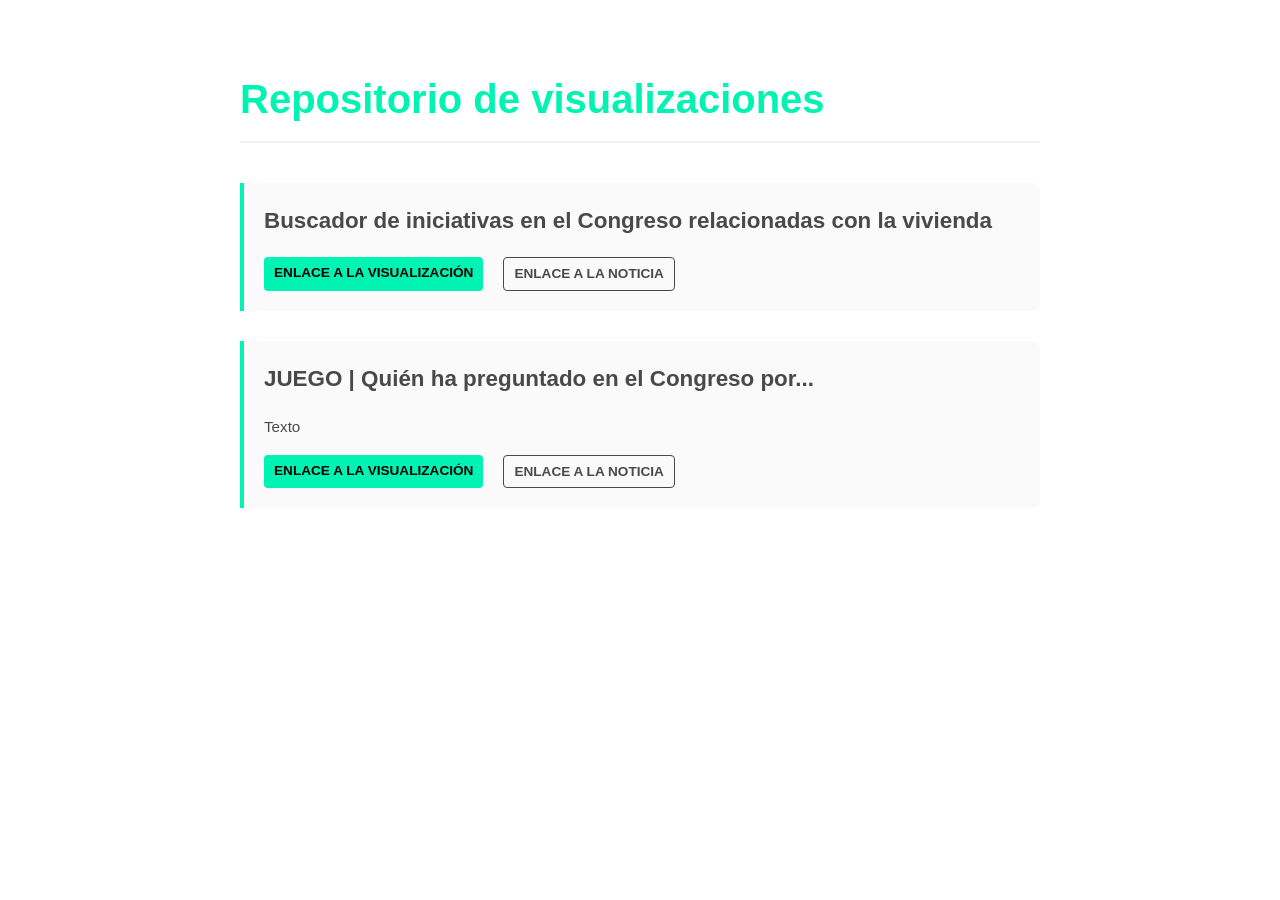
<file: index.html>
<!DOCTYPE html>
<html lang="es">
<head>
    <meta charset="UTF-8">
    <meta name="viewport" content="width=device-width, initial-scale=1.0">
    <title>Índice de Visualizaciones</title>
    <style>
        body {
            font-family: 'Helvetica Neue', Helvetica, Arial, sans-serif;
            background-color: #ffffff;
            color: #494949;
            margin: 0;
            padding: 40px 20px;
            line-height: 1.6;
        }

        .container {
            max-width: 800px;
            margin: 0 auto;
        }

        h1 {
            color: #01f3b3;
            font-size: 2.5rem;
            border-bottom: 2px solid #f2f2f2;
            padding-bottom: 10px;
            margin-bottom: 40px;
        }

        .item {
            margin-bottom: 30px;
            padding: 20px;
            border-left: 4px solid #01f3b3;
            background: #fafafa;
            border-radius: 0 8px 8px 0;
            transition: transform 0.2s;
        }

        .item:hover {
            transform: translateX(5px);
        }

        .item h2 {
            margin-top: 0;
            color: #494949;
            font-size: 1.4rem;
        }

        .description {
            margin-bottom: 15px;
            font-size: 0.95rem;
        }

        .links {
            display: flex;
            gap: 20px;
        }

        .links a {
            text-decoration: none;
            font-weight: bold;
            font-size: 0.85rem;
            text-transform: uppercase;
            padding: 5px 10px;
            border-radius: 4px;
            transition: all 0.3s;
        }

        /* Estilo para el enlace al mapa (Principal) */
        .link-mapa {
            background-color: #01f3b3;
            color: #000;
        }

        .link-mapa:hover {
            background-color: #00cca6;
        }

        /* Estilo para el enlace a la noticia (Secundario) */
        .link-noticia {
            border: 1px solid #494949;
            color: #494949;
        }

        .link-noticia:hover {
            background-color: #494949;
            color: #fff;
        }
    </style>
</head>
<body>

<div class="container">
    <h1>Repositorio de visualizaciones</h1>

    <div class="item">
        <h2>Buscador de iniciativas en el Congreso relacionadas con la vivienda</h2>
        <div class="links">
            <a href="visualizaciones/buscador-inicativas-vivienda.html" class="link-mapa">Enlace a la visualización</a>
            <a href="https://noticia-ejemplo.com" class="link-noticia">Enlace a la noticia</a>
        </div>
    </div>

    <div class="item">
        <h2>JUEGO | Quién ha preguntado en el Congreso por...</h2>
        <p class="description">Texto</p>
        <div class="links">
            <a href="visualizaciones/juego-quien-pregunta-congreso.html" class="link-mapa">Enlace a la visualización</a>
            <a href="" class="link-noticia">Enlace a la noticia</a>
        </div>
    </div>

    </div>

</body>
</html>
</file>
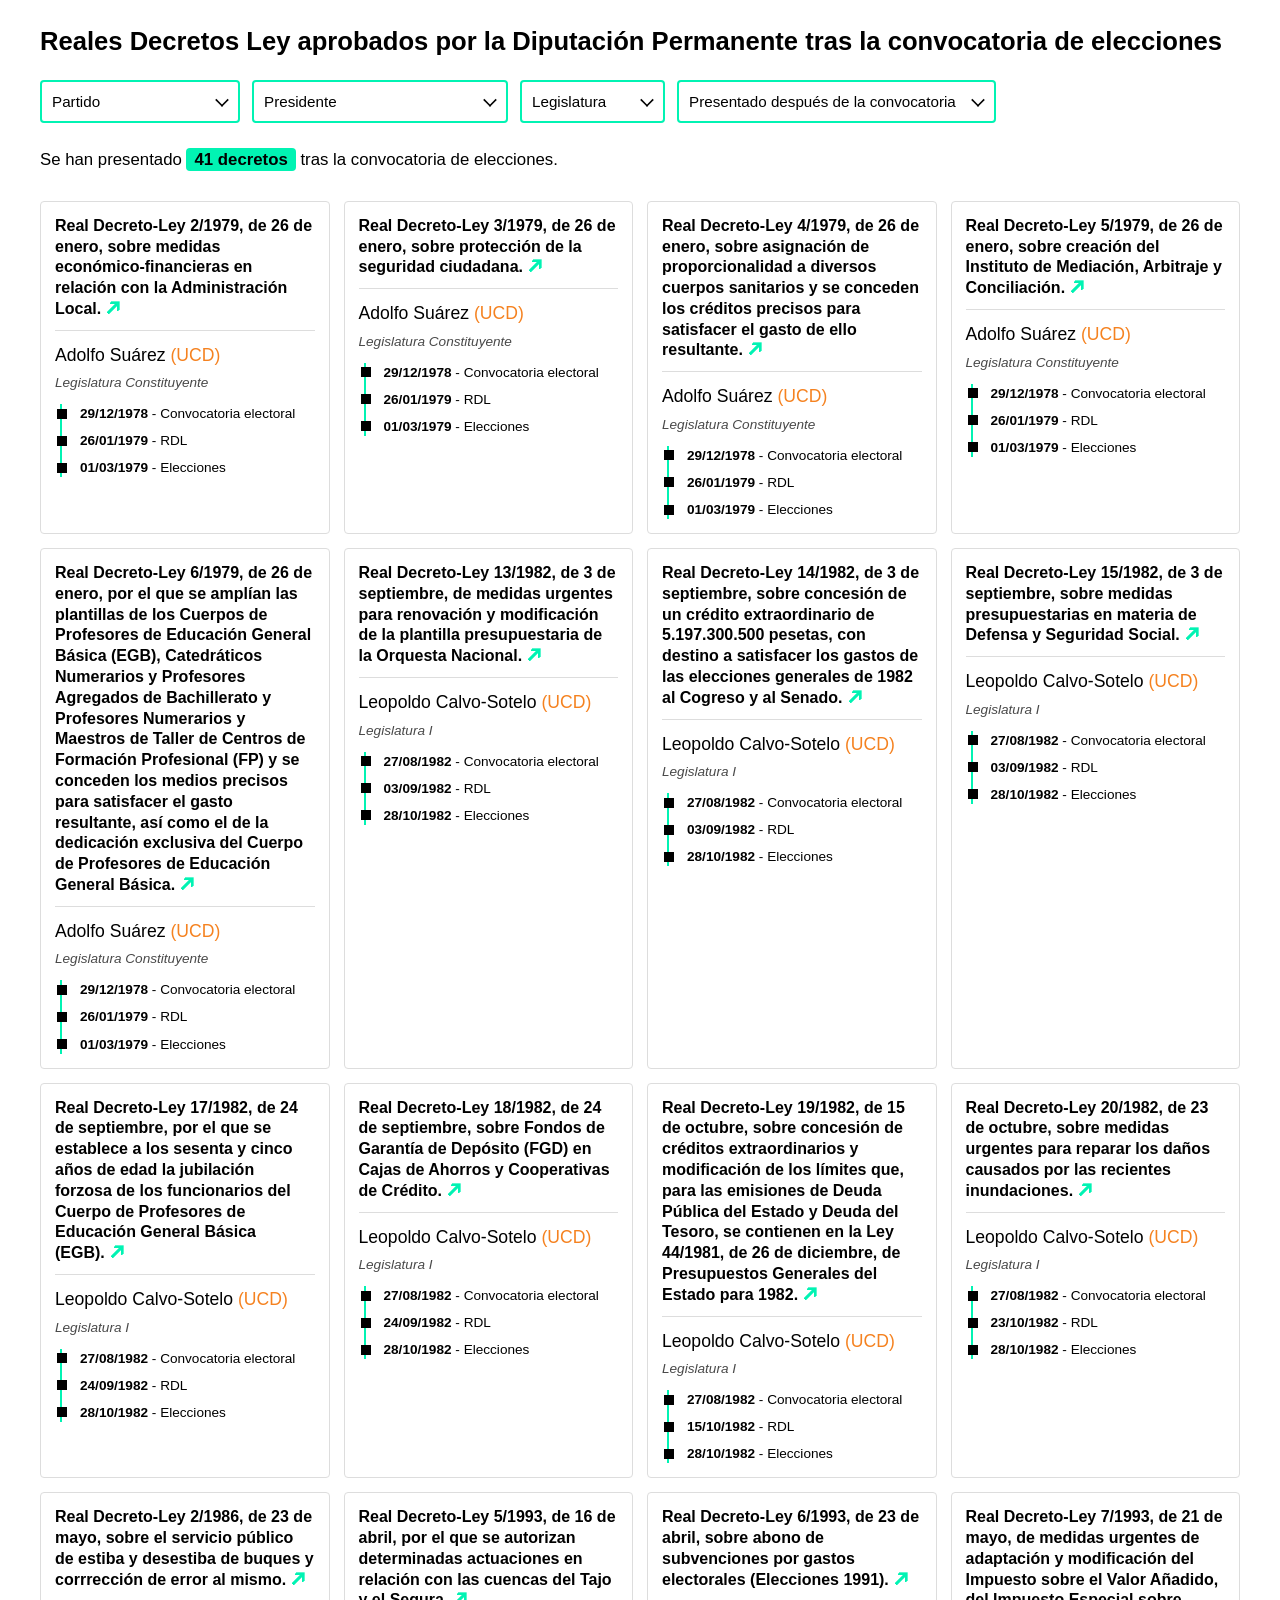
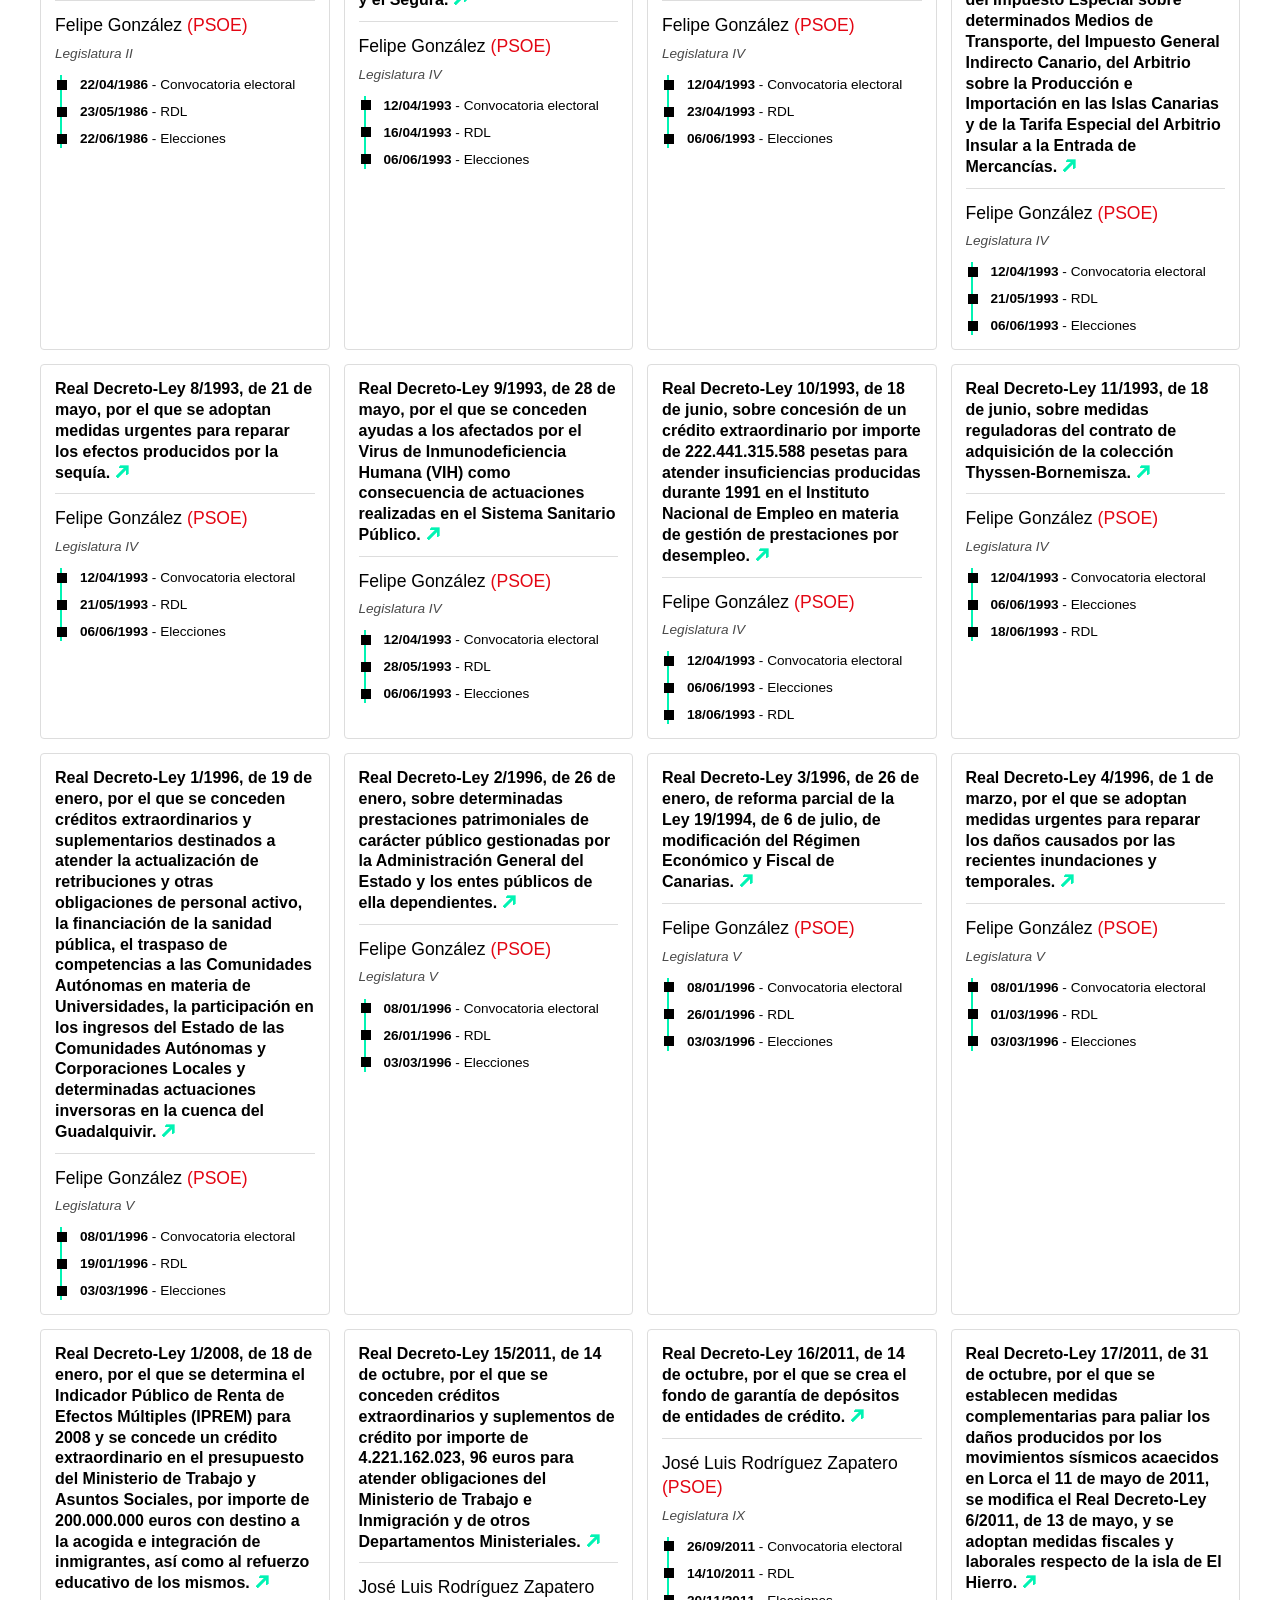
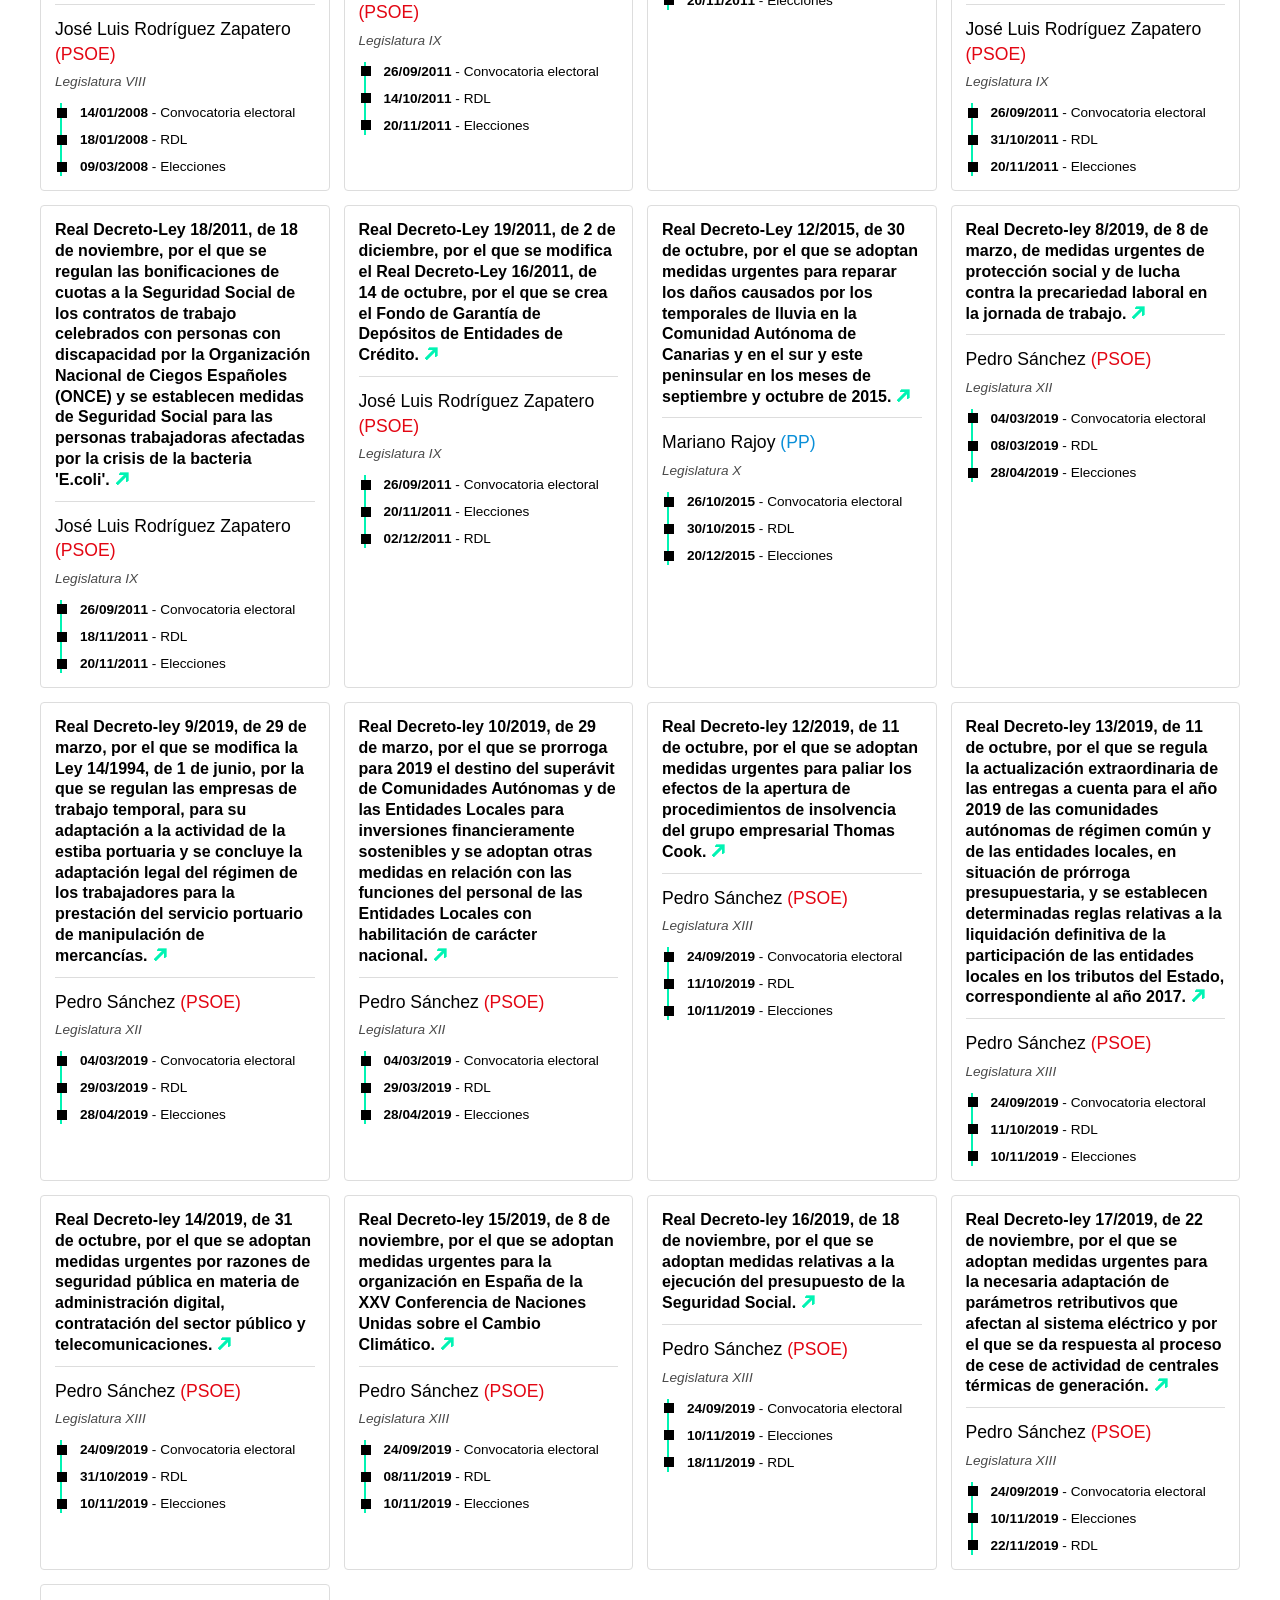
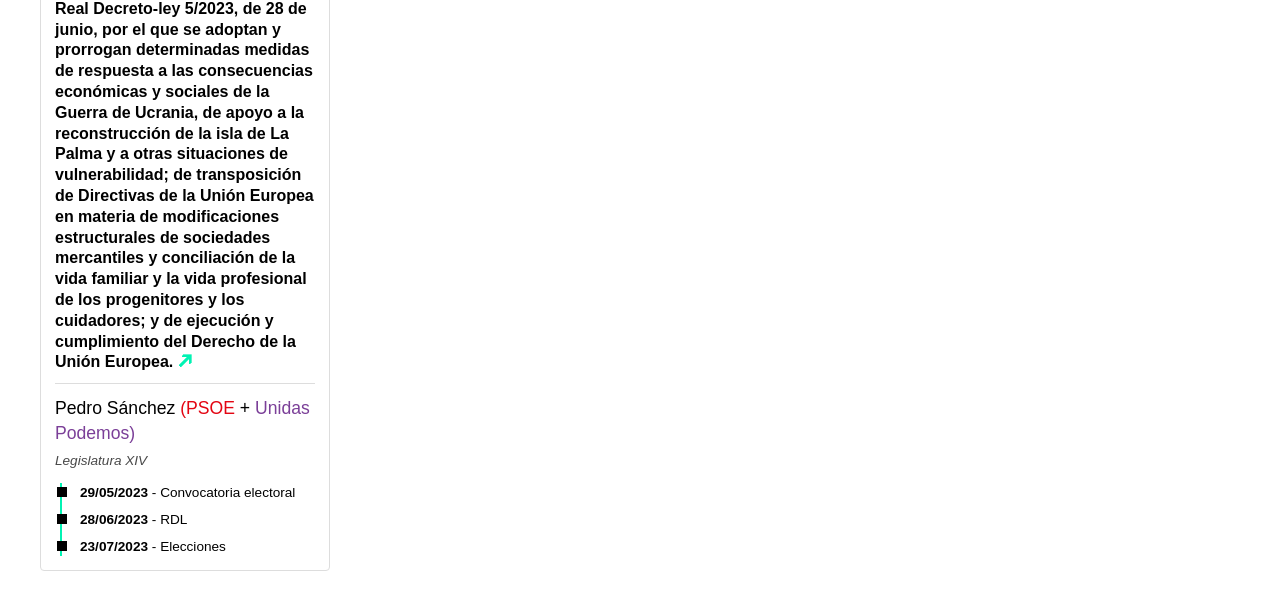
<file: visualizaciones/aprobado-diputacion-permanente.html>
<!DOCTYPE html>
<html lang="es">
<head>
<meta charset="UTF-8">
<meta name="viewport" content="width=device-width, initial-scale=1.0">
<title>Reales ecretos ley aprobados por la Diputación Permanente</title>
<style>
:root{--g:#01f3b3;--r:4px}
*{box-sizing:border-box}
body{margin:0;padding:24px 16px;background:#fff;color:#000;font-family:'Helvetica Neue',Helvetica,Arial,sans-serif;line-height:1.4}
.wrap{max-width:1200px;margin:0 auto}
h1{font-size:1.6rem;margin:0 0 20px;font-weight:700}
.filters{display:flex;flex-wrap:wrap;gap:12px}
.sel{position:relative;max-width:100%}
.sel select{width:100%;appearance:none;-webkit-appearance:none;background:#fff;color:#000;font:inherit;font-size:.95rem;padding:9px 34px 9px 10px;border:2px solid var(--g);border-radius:var(--r);cursor:pointer}
.sel select:focus{outline:none;box-shadow:0 0 0 3px rgba(1,243,179,.35)}
.sel::after{content:"";position:absolute;right:12px;top:50%;width:10px;height:10px;margin-top:-7px;border-right:2px solid #000;border-bottom:2px solid #000;transform:rotate(45deg) scale(.8);pointer-events:none}
#summary{margin:20px 0 24px;font-size:1.05rem;line-height:2}
.box{background:var(--g);border-radius:var(--r);padding:2px 8px;font-weight:700;white-space:nowrap}
.cards{display:grid;grid-template-columns:repeat(4,1fr);gap:14px}
.card{border:1px solid #ddd;border-radius:var(--r);padding:14px;display:flex;flex-direction:column;gap:6px;background:#fff;transition:transform .2s,box-shadow .2s,border-color .2s}
.card:hover{transform:translateY(-4px);box-shadow:0 8px 20px rgba(0,0,0,.12);border-color:var(--g)}
.card h2{font-size:1rem;margin:0 0 6px;padding-bottom:10px;border-bottom:1px solid #ddd;font-weight:700;line-height:1.3}
.card h2 a{color:var(--g);text-decoration:none;font-family:'Segoe UI Symbol','Noto Sans Symbols 2',sans-serif;margin-left:4px}
.card h2 a:hover{color:#000}
.pres{font-size:1.1rem;font-weight:400}
.leg{color:#494949;font-size:.85rem}
.dates{font-size:.85rem;margin:6px 0 0 5px;padding-left:18px;border-left:2px solid var(--g);display:flex;flex-direction:column;gap:8px}
.dates div{position:relative}
.dates div::before{content:"";position:absolute;left:-18px;top:50%;width:10px;height:10px;background:#000;transform:translate(-50%,-50%)}
.dates b{font-weight:700}
.empty{grid-column:1/-1;color:#666}
@media(max-width:980px){.cards{grid-template-columns:repeat(2,1fr)}}
@media(max-width:600px){.cards{grid-template-columns:1fr}.sel{width:100%!important}}
</style>
</head>
<body>
<div class="wrap">
<h1>Reales Decretos Ley aprobados por la Diputación Permanente tras la convocatoria de elecciones</h1>
<div class="filters">
 <div class="sel"><select id="fPartido" aria-label="Partido"></select></div>
 <div class="sel"><select id="fPres" aria-label="Presidente"></select></div>
 <div class="sel"><select id="fLeg" aria-label="Legislatura"></select></div>
 <div class="sel"><select id="fMom" aria-label="Momento de presentación">
   <option value="post">Presentado después de la convocatoria</option>
   <option value="ant">Presentado antes de la convocatoria</option>
   <option value="all">Todos</option></select></div>
</div>
<p id="summary"></p>
<div class="cards" id="cards"></div>
</div>
<script>
const DATA = [{"leg": 0, "tit": "Real Decreto-Ley 50/1978, de 29 de diciembre, por el que se anticipa la aplicación de los artículos relativos a los créditos de personal comprendidos en el Proyecto de Ley de Presupuestos Generales del Estado para 1979.", "fecha": "29/12/1978", "pres": "Adolfo Suárez", "partido": "UCD", "conv": "29/12/1978", "post": false, "url": "https://www.congreso.es/es/busqueda-de-iniciativas?p_p_id=iniciativas&p_p_lifecycle=0&p_p_state=normal&p_p_mode=view&_iniciativas_mode=mostrarDetalle&_iniciativas_legislatura=0&_iniciativas_id=130%2F000056"}, {"leg": 0, "tit": "Real Decreto-Ley 2/1979, de 26 de enero, sobre medidas económico-financieras en relación con la Administración Local.", "fecha": "26/01/1979", "pres": "Adolfo Suárez", "partido": "UCD", "conv": "29/12/1978", "post": true, "url": "https://www.congreso.es/es/busqueda-de-iniciativas?p_p_id=iniciativas&p_p_lifecycle=0&p_p_state=normal&p_p_mode=view&_iniciativas_mode=mostrarDetalle&_iniciativas_legislatura=0&_iniciativas_id=130%2F000058"}, {"leg": 0, "tit": "Real Decreto-Ley 3/1979, de 26 de enero, sobre protección de la seguridad ciudadana.", "fecha": "26/01/1979", "pres": "Adolfo Suárez", "partido": "UCD", "conv": "29/12/1978", "post": true, "url": "https://www.congreso.es/es/busqueda-de-iniciativas?p_p_id=iniciativas&p_p_lifecycle=0&p_p_state=normal&p_p_mode=view&_iniciativas_mode=mostrarDetalle&_iniciativas_legislatura=0&_iniciativas_id=130%2F000059"}, {"leg": 0, "tit": "Real Decreto-Ley 4/1979, de 26 de enero, sobre asignación de proporcionalidad a diversos cuerpos sanitarios y se conceden los créditos precisos para satisfacer el gasto de ello resultante.", "fecha": "26/01/1979", "pres": "Adolfo Suárez", "partido": "UCD", "conv": "29/12/1978", "post": true, "url": "https://www.congreso.es/es/busqueda-de-iniciativas?p_p_id=iniciativas&p_p_lifecycle=0&p_p_state=normal&p_p_mode=view&_iniciativas_mode=mostrarDetalle&_iniciativas_legislatura=0&_iniciativas_id=130%2F000060"}, {"leg": 0, "tit": "Real Decreto-Ley 5/1979, de 26 de enero, sobre creación del Instituto de Mediación, Arbitraje y Conciliación.", "fecha": "26/01/1979", "pres": "Adolfo Suárez", "partido": "UCD", "conv": "29/12/1978", "post": true, "url": "https://www.congreso.es/es/busqueda-de-iniciativas?p_p_id=iniciativas&p_p_lifecycle=0&p_p_state=normal&p_p_mode=view&_iniciativas_mode=mostrarDetalle&_iniciativas_legislatura=0&_iniciativas_id=130%2F000061"}, {"leg": 0, "tit": "Real Decreto-Ley 6/1979, de 26 de enero, por el que se amplían las plantillas de los Cuerpos de Profesores de Educación General Básica (EGB), Catedráticos Numerarios y Profesores Agregados de Bachillerato y Profesores Numerarios y Maestros de Taller de Centros de Formación Profesional (FP) y se conceden los medios precisos para satisfacer el gasto resultante, así como el de la dedicación exclusiva del Cuerpo de Profesores de Educación General Básica.", "fecha": "26/01/1979", "pres": "Adolfo Suárez", "partido": "UCD", "conv": "29/12/1978", "post": true, "url": "https://www.congreso.es/es/busqueda-de-iniciativas?p_p_id=iniciativas&p_p_lifecycle=0&p_p_state=normal&p_p_mode=view&_iniciativas_mode=mostrarDetalle&_iniciativas_legislatura=0&_iniciativas_id=130%2F000062"}, {"leg": 1, "tit": "Real Decreto-Ley 12/1982, de 27 de agosto, por el que se regula la intervención del Estado en la Central Nuclear de Lemóniz (Vizcaya).", "fecha": "27/08/1982", "pres": "Leopoldo Calvo-Sotelo", "partido": "UCD", "conv": "27/08/1982", "post": false, "url": "https://www.congreso.es/es/busqueda-de-iniciativas?p_p_id=iniciativas&p_p_lifecycle=0&p_p_state=normal&p_p_mode=view&_iniciativas_mode=mostrarDetalle&_iniciativas_legislatura=I&_iniciativas_id=130%2F000063"}, {"leg": 1, "tit": "Real Decreto-Ley 16/1982, de 27 de agosto, sobre concesión de moratoria y exenciones de pago por daños originados a causa de la sequía.", "fecha": "27/08/1982", "pres": "Leopoldo Calvo-Sotelo", "partido": "UCD", "conv": "27/08/1982", "post": false, "url": "https://www.congreso.es/es/busqueda-de-iniciativas?p_p_id=iniciativas&p_p_lifecycle=0&p_p_state=normal&p_p_mode=view&_iniciativas_mode=mostrarDetalle&_iniciativas_legislatura=I&_iniciativas_id=130%2F000067"}, {"leg": 1, "tit": "Real Decreto-Ley 13/1982, de 3 de septiembre, de medidas urgentes para renovación y modificación de la plantilla presupuestaria de la Orquesta Nacional.", "fecha": "03/09/1982", "pres": "Leopoldo Calvo-Sotelo", "partido": "UCD", "conv": "27/08/1982", "post": true, "url": "https://www.congreso.es/es/busqueda-de-iniciativas?p_p_id=iniciativas&p_p_lifecycle=0&p_p_state=normal&p_p_mode=view&_iniciativas_mode=mostrarDetalle&_iniciativas_legislatura=I&_iniciativas_id=130%2F000064"}, {"leg": 1, "tit": "Real Decreto-Ley 14/1982, de 3 de septiembre, sobre concesión de un crédito extraordinario de 5.197.300.500 pesetas, con destino a satisfacer los gastos de las elecciones generales de 1982 al Cogreso y al Senado.", "fecha": "03/09/1982", "pres": "Leopoldo Calvo-Sotelo", "partido": "UCD", "conv": "27/08/1982", "post": true, "url": "https://www.congreso.es/es/busqueda-de-iniciativas?p_p_id=iniciativas&p_p_lifecycle=0&p_p_state=normal&p_p_mode=view&_iniciativas_mode=mostrarDetalle&_iniciativas_legislatura=I&_iniciativas_id=130%2F000065"}, {"leg": 1, "tit": "Real Decreto-Ley 15/1982, de 3 de septiembre, sobre medidas presupuestarias en materia de Defensa y Seguridad Social.", "fecha": "03/09/1982", "pres": "Leopoldo Calvo-Sotelo", "partido": "UCD", "conv": "27/08/1982", "post": true, "url": "https://www.congreso.es/es/busqueda-de-iniciativas?p_p_id=iniciativas&p_p_lifecycle=0&p_p_state=normal&p_p_mode=view&_iniciativas_mode=mostrarDetalle&_iniciativas_legislatura=I&_iniciativas_id=130%2F000066"}, {"leg": 1, "tit": "Real Decreto-Ley 17/1982, de 24 de septiembre, por el que se establece a los sesenta y cinco años de edad la jubilación forzosa de los funcionarios del Cuerpo de Profesores de Educación General Básica (EGB).", "fecha": "24/09/1982", "pres": "Leopoldo Calvo-Sotelo", "partido": "UCD", "conv": "27/08/1982", "post": true, "url": "https://www.congreso.es/es/busqueda-de-iniciativas?p_p_id=iniciativas&p_p_lifecycle=0&p_p_state=normal&p_p_mode=view&_iniciativas_mode=mostrarDetalle&_iniciativas_legislatura=I&_iniciativas_id=130%2F000068"}, {"leg": 1, "tit": "Real Decreto-Ley 18/1982, de 24 de septiembre, sobre Fondos de Garantía de Depósito (FGD) en Cajas de Ahorros y Cooperativas de Crédito.", "fecha": "24/09/1982", "pres": "Leopoldo Calvo-Sotelo", "partido": "UCD", "conv": "27/08/1982", "post": true, "url": "https://www.congreso.es/es/busqueda-de-iniciativas?p_p_id=iniciativas&p_p_lifecycle=0&p_p_state=normal&p_p_mode=view&_iniciativas_mode=mostrarDetalle&_iniciativas_legislatura=I&_iniciativas_id=130%2F000069"}, {"leg": 1, "tit": "Real Decreto-Ley 19/1982, de 15 de octubre, sobre concesión de créditos extraordinarios y modificación de los límites que, para las emisiones de Deuda Pública del Estado y Deuda del Tesoro, se contienen en la Ley 44/1981, de 26 de diciembre, de Presupuestos Generales del Estado para 1982.", "fecha": "15/10/1982", "pres": "Leopoldo Calvo-Sotelo", "partido": "UCD", "conv": "27/08/1982", "post": true, "url": "https://www.congreso.es/es/busqueda-de-iniciativas?p_p_id=iniciativas&p_p_lifecycle=0&p_p_state=normal&p_p_mode=view&_iniciativas_mode=mostrarDetalle&_iniciativas_legislatura=I&_iniciativas_id=130%2F000070"}, {"leg": 1, "tit": "Real Decreto-Ley 20/1982, de 23 de octubre, sobre medidas urgentes para reparar los daños causados por las recientes inundaciones.", "fecha": "23/10/1982", "pres": "Leopoldo Calvo-Sotelo", "partido": "UCD", "conv": "27/08/1982", "post": true, "url": "https://www.congreso.es/es/busqueda-de-iniciativas?p_p_id=iniciativas&p_p_lifecycle=0&p_p_state=normal&p_p_mode=view&_iniciativas_mode=mostrarDetalle&_iniciativas_legislatura=I&_iniciativas_id=130%2F000071"}, {"leg": 2, "tit": "Real Decreto-Ley 2/1986, de 23 de mayo, sobre el servicio público de estiba y desestiba de buques y corrrección de error al mismo.", "fecha": "23/05/1986", "pres": "Felipe González", "partido": "PSOE", "conv": "22/04/1986", "post": true, "url": "https://www.congreso.es/es/busqueda-de-iniciativas?p_p_id=iniciativas&p_p_lifecycle=0&p_p_state=normal&p_p_mode=view&_iniciativas_mode=mostrarDetalle&_iniciativas_legislatura=II&_iniciativas_id=130%2F000040"}, {"leg": 4, "tit": "Real Decreto-Ley 4/1993, de 26 de marzo, por el que se autoriza el resarcimiento de los daños causados como consecuencia de la rotura de la presa de Tous y se concede un crédito extraordinario por importe de 19.000 millones de pesetas.", "fecha": "26/03/1993", "pres": "Felipe González", "partido": "PSOE", "conv": "12/04/1993", "post": false, "url": "https://www.congreso.es/es/busqueda-de-iniciativas?p_p_id=iniciativas&p_p_lifecycle=0&p_p_state=normal&p_p_mode=view&_iniciativas_mode=mostrarDetalle&_iniciativas_legislatura=IV&_iniciativas_id=130%2F000023"}, {"leg": 4, "tit": "Real Decreto-Ley 5/1993, de 16 de abril, por el que se autorizan determinadas actuaciones en relación con las cuencas del Tajo y el Segura.", "fecha": "16/04/1993", "pres": "Felipe González", "partido": "PSOE", "conv": "12/04/1993", "post": true, "url": "https://www.congreso.es/es/busqueda-de-iniciativas?p_p_id=iniciativas&p_p_lifecycle=0&p_p_state=normal&p_p_mode=view&_iniciativas_mode=mostrarDetalle&_iniciativas_legislatura=IV&_iniciativas_id=130%2F000024"}, {"leg": 4, "tit": "Real Decreto-Ley 6/1993, de 23 de abril, sobre abono de subvenciones por gastos electorales (Elecciones 1991).", "fecha": "23/04/1993", "pres": "Felipe González", "partido": "PSOE", "conv": "12/04/1993", "post": true, "url": "https://www.congreso.es/es/busqueda-de-iniciativas?p_p_id=iniciativas&p_p_lifecycle=0&p_p_state=normal&p_p_mode=view&_iniciativas_mode=mostrarDetalle&_iniciativas_legislatura=IV&_iniciativas_id=130%2F000025"}, {"leg": 4, "tit": "Real Decreto-Ley 7/1993, de 21 de mayo, de medidas urgentes de adaptación y modificación del Impuesto sobre el Valor Añadido, del Impuesto Especial sobre determinados Medios de Transporte, del Impuesto General Indirecto Canario, del Arbitrio sobre la Producción e Importación en las Islas Canarias y de la Tarifa Especial del Arbitrio Insular a la Entrada de Mercancías.", "fecha": "21/05/1993", "pres": "Felipe González", "partido": "PSOE", "conv": "12/04/1993", "post": true, "url": "https://www.congreso.es/es/busqueda-de-iniciativas?p_p_id=iniciativas&p_p_lifecycle=0&p_p_state=normal&p_p_mode=view&_iniciativas_mode=mostrarDetalle&_iniciativas_legislatura=IV&_iniciativas_id=130%2F000026"}, {"leg": 4, "tit": "Real Decreto-Ley 8/1993, de 21 de mayo, por el que se adoptan medidas urgentes para reparar los efectos producidos por la sequía.", "fecha": "21/05/1993", "pres": "Felipe González", "partido": "PSOE", "conv": "12/04/1993", "post": true, "url": "https://www.congreso.es/es/busqueda-de-iniciativas?p_p_id=iniciativas&p_p_lifecycle=0&p_p_state=normal&p_p_mode=view&_iniciativas_mode=mostrarDetalle&_iniciativas_legislatura=IV&_iniciativas_id=130%2F000027"}, {"leg": 4, "tit": "Real Decreto-Ley 9/1993, de 28 de mayo, por el que se conceden ayudas a los afectados por el Virus de Inmunodeficiencia Humana (VIH) como consecuencia de actuaciones realizadas en el Sistema Sanitario Público.", "fecha": "28/05/1993", "pres": "Felipe González", "partido": "PSOE", "conv": "12/04/1993", "post": true, "url": "https://www.congreso.es/es/busqueda-de-iniciativas?p_p_id=iniciativas&p_p_lifecycle=0&p_p_state=normal&p_p_mode=view&_iniciativas_mode=mostrarDetalle&_iniciativas_legislatura=IV&_iniciativas_id=130%2F000028"}, {"leg": 4, "tit": "Real Decreto-Ley 10/1993, de 18 de junio, sobre concesión de un crédito extraordinario por importe de 222.441.315.588 pesetas para atender insuficiencias producidas durante 1991 en el Instituto Nacional de Empleo en materia de gestión de prestaciones por desempleo.", "fecha": "18/06/1993", "pres": "Felipe González", "partido": "PSOE", "conv": "12/04/1993", "post": true, "url": "https://www.congreso.es/es/busqueda-de-iniciativas?p_p_id=iniciativas&p_p_lifecycle=0&p_p_state=normal&p_p_mode=view&_iniciativas_mode=mostrarDetalle&_iniciativas_legislatura=IV&_iniciativas_id=130%2F000029"}, {"leg": 4, "tit": "Real Decreto-Ley 11/1993, de 18 de junio, sobre medidas reguladoras del contrato de adquisición de la colección Thyssen-Bornemisza.", "fecha": "18/06/1993", "pres": "Felipe González", "partido": "PSOE", "conv": "12/04/1993", "post": true, "url": "https://www.congreso.es/es/busqueda-de-iniciativas?p_p_id=iniciativas&p_p_lifecycle=0&p_p_state=normal&p_p_mode=view&_iniciativas_mode=mostrarDetalle&_iniciativas_legislatura=IV&_iniciativas_id=130%2F000030"}, {"leg": 5, "tit": "Real Decreto-Ley 10/1995, de 28 de diciembre, de compensación de daños por la rotura de la Presa de Tous.", "fecha": "28/12/1995", "pres": "Felipe González", "partido": "PSOE", "conv": "08/01/1996", "post": false, "url": "https://www.congreso.es/es/busqueda-de-iniciativas?p_p_id=iniciativas&p_p_lifecycle=0&p_p_state=normal&p_p_mode=view&_iniciativas_mode=mostrarDetalle&_iniciativas_legislatura=V&_iniciativas_id=130%2F000034"}, {"leg": 5, "tit": "Real Decreto-Ley 11/1995, de 28 de diciembre, por el que se establecen las normas aplicables al tratamiento de las aguas residuales urbanas.", "fecha": "28/12/1995", "pres": "Felipe González", "partido": "PSOE", "conv": "08/01/1996", "post": false, "url": "https://www.congreso.es/es/busqueda-de-iniciativas?p_p_id=iniciativas&p_p_lifecycle=0&p_p_state=normal&p_p_mode=view&_iniciativas_mode=mostrarDetalle&_iniciativas_legislatura=V&_iniciativas_id=130%2F000035"}, {"leg": 5, "tit": "Real Decreto-Ley 12/1995, de 28 de diciembre, sobre medidas urgentes en materia presupuestaria, tributaria y financiera.", "fecha": "28/12/1995", "pres": "Felipe González", "partido": "PSOE", "conv": "08/01/1996", "post": false, "url": "https://www.congreso.es/es/busqueda-de-iniciativas?p_p_id=iniciativas&p_p_lifecycle=0&p_p_state=normal&p_p_mode=view&_iniciativas_mode=mostrarDetalle&_iniciativas_legislatura=V&_iniciativas_id=130%2F000036"}, {"leg": 5, "tit": "Real Decreto-Ley 1/1996, de 19 de enero, por el que se conceden créditos extraordinarios y suplementarios destinados a atender la actualización de retribuciones y otras obligaciones de personal activo, la financiación de la sanidad pública, el traspaso de competencias a las Comunidades Autónomas en materia de Universidades, la participación en los ingresos del Estado de las Comunidades Autónomas y Corporaciones Locales y determinadas actuaciones inversoras en la cuenca del Guadalquivir.", "fecha": "19/01/1996", "pres": "Felipe González", "partido": "PSOE", "conv": "08/01/1996", "post": true, "url": "https://www.congreso.es/es/busqueda-de-iniciativas?p_p_id=iniciativas&p_p_lifecycle=0&p_p_state=normal&p_p_mode=view&_iniciativas_mode=mostrarDetalle&_iniciativas_legislatura=V&_iniciativas_id=130%2F000037"}, {"leg": 5, "tit": "Real Decreto-Ley 2/1996, de 26 de enero, sobre determinadas prestaciones patrimoniales de carácter público gestionadas por la Administración General del Estado y los entes públicos de ella dependientes.", "fecha": "26/01/1996", "pres": "Felipe González", "partido": "PSOE", "conv": "08/01/1996", "post": true, "url": "https://www.congreso.es/es/busqueda-de-iniciativas?p_p_id=iniciativas&p_p_lifecycle=0&p_p_state=normal&p_p_mode=view&_iniciativas_mode=mostrarDetalle&_iniciativas_legislatura=V&_iniciativas_id=130%2F000038"}, {"leg": 5, "tit": "Real Decreto-Ley 3/1996, de 26 de enero, de reforma parcial de la Ley 19/1994, de 6 de julio, de modificación del Régimen Económico y Fiscal de Canarias.", "fecha": "26/01/1996", "pres": "Felipe González", "partido": "PSOE", "conv": "08/01/1996", "post": true, "url": "https://www.congreso.es/es/busqueda-de-iniciativas?p_p_id=iniciativas&p_p_lifecycle=0&p_p_state=normal&p_p_mode=view&_iniciativas_mode=mostrarDetalle&_iniciativas_legislatura=V&_iniciativas_id=130%2F000039"}, {"leg": 5, "tit": "Real Decreto-Ley 4/1996, de 1 de marzo, por el que se adoptan medidas urgentes para reparar los daños causados por las recientes inundaciones y temporales.", "fecha": "01/03/1996", "pres": "Felipe González", "partido": "PSOE", "conv": "08/01/1996", "post": true, "url": "https://www.congreso.es/es/busqueda-de-iniciativas?p_p_id=iniciativas&p_p_lifecycle=0&p_p_state=normal&p_p_mode=view&_iniciativas_mode=mostrarDetalle&_iniciativas_legislatura=V&_iniciativas_id=130%2F000040"}, {"leg": 6, "tit": "Real Decreto-Ley 1/2000, de 14 de enero, sobre determinadas medidas de mejora de la protección familiar de la Seguridad Social.", "fecha": "14/01/2000", "pres": "José María Aznar", "partido": "PP", "conv": "17/01/2000", "post": false, "url": "https://www.congreso.es/es/busqueda-de-iniciativas?p_p_id=iniciativas&p_p_lifecycle=0&p_p_state=normal&p_p_mode=view&_iniciativas_mode=mostrarDetalle&_iniciativas_legislatura=VI&_iniciativas_id=130%2F000085"}, {"leg": 8, "tit": "Real Decreto-Ley 1/2008, de 18 de enero, por el que se determina el Indicador Público de Renta de Efectos Múltiples (IPREM) para 2008 y se concede un crédito extraordinario en el presupuesto del Ministerio de Trabajo y Asuntos Sociales, por importe de 200.000.000 euros con destino a la acogida e integración de inmigrantes, así como al refuerzo educativo de los mismos.", "fecha": "18/01/2008", "pres": "José Luis Rodríguez Zapatero", "partido": "PSOE", "conv": "14/01/2008", "post": true, "url": "https://www.congreso.es/es/busqueda-de-iniciativas?p_p_id=iniciativas&p_p_lifecycle=0&p_p_state=normal&p_p_mode=view&_iniciativas_mode=mostrarDetalle&_iniciativas_legislatura=VIII&_iniciativas_id=130%2F000052"}, {"leg": 9, "tit": "Real Decreto-Ley 15/2011, de 14 de octubre, por el que se conceden créditos extraordinarios y suplementos de crédito por importe de 4.221.162.023, 96 euros para atender obligaciones del Ministerio de Trabajo e Inmigración y de otros Departamentos Ministeriales.", "fecha": "14/10/2011", "pres": "José Luis Rodríguez Zapatero", "partido": "PSOE", "conv": "26/09/2011", "post": true, "url": "https://www.congreso.es/es/busqueda-de-iniciativas?p_p_id=iniciativas&p_p_lifecycle=0&p_p_state=normal&p_p_mode=view&_iniciativas_mode=mostrarDetalle&_iniciativas_legislatura=IX&_iniciativas_id=130%2F000052"}, {"leg": 9, "tit": "Real Decreto-Ley 16/2011, de 14 de octubre, por el que se crea el fondo de garantía de depósitos de entidades de crédito.", "fecha": "14/10/2011", "pres": "José Luis Rodríguez Zapatero", "partido": "PSOE", "conv": "26/09/2011", "post": true, "url": "https://www.congreso.es/es/busqueda-de-iniciativas?p_p_id=iniciativas&p_p_lifecycle=0&p_p_state=normal&p_p_mode=view&_iniciativas_mode=mostrarDetalle&_iniciativas_legislatura=IX&_iniciativas_id=130%2F000053"}, {"leg": 9, "tit": "Real Decreto-Ley 17/2011, de 31 de octubre, por el que se establecen medidas complementarias para paliar los daños producidos por los movimientos sísmicos acaecidos en Lorca el 11 de mayo de 2011, se modifica el Real Decreto-Ley 6/2011, de 13 de mayo, y se adoptan medidas fiscales y laborales respecto de la isla de El Hierro.", "fecha": "31/10/2011", "pres": "José Luis Rodríguez Zapatero", "partido": "PSOE", "conv": "26/09/2011", "post": true, "url": "https://www.congreso.es/es/busqueda-de-iniciativas?p_p_id=iniciativas&p_p_lifecycle=0&p_p_state=normal&p_p_mode=view&_iniciativas_mode=mostrarDetalle&_iniciativas_legislatura=IX&_iniciativas_id=130%2F000054"}, {"leg": 9, "tit": "Real Decreto-Ley 18/2011, de 18 de noviembre, por el que se regulan las bonificaciones de cuotas a la Seguridad Social de los contratos de trabajo celebrados con personas con discapacidad por la Organización Nacional de Ciegos Españoles (ONCE) y se establecen medidas de Seguridad Social para las personas trabajadoras afectadas por la crisis de la bacteria 'E.coli'.", "fecha": "18/11/2011", "pres": "José Luis Rodríguez Zapatero", "partido": "PSOE", "conv": "26/09/2011", "post": true, "url": "https://www.congreso.es/es/busqueda-de-iniciativas?p_p_id=iniciativas&p_p_lifecycle=0&p_p_state=normal&p_p_mode=view&_iniciativas_mode=mostrarDetalle&_iniciativas_legislatura=IX&_iniciativas_id=130%2F000055"}, {"leg": 9, "tit": "Real Decreto-Ley 19/2011, de 2 de diciembre, por el que se modifica el Real Decreto-Ley 16/2011, de 14 de octubre, por el que se crea el Fondo de Garantía de Depósitos de Entidades de Crédito.", "fecha": "02/12/2011", "pres": "José Luis Rodríguez Zapatero", "partido": "PSOE", "conv": "26/09/2011", "post": true, "url": "https://www.congreso.es/es/busqueda-de-iniciativas?p_p_id=iniciativas&p_p_lifecycle=0&p_p_state=normal&p_p_mode=view&_iniciativas_mode=mostrarDetalle&_iniciativas_legislatura=IX&_iniciativas_id=130%2F000056"}, {"leg": 10, "tit": "Real Decreto-Ley 12/2015, de 30 de octubre, por el que se adoptan medidas urgentes para reparar los daños causados por los temporales de lluvia en la Comunidad Autónoma de Canarias y en el sur y este peninsular en los meses de septiembre y octubre de 2015.", "fecha": "30/10/2015", "pres": "Mariano Rajoy", "partido": "PP", "conv": "26/10/2015", "post": true, "url": "https://www.congreso.es/es/busqueda-de-iniciativas?p_p_id=iniciativas&p_p_lifecycle=0&p_p_state=normal&p_p_mode=view&_iniciativas_mode=mostrarDetalle&_iniciativas_legislatura=X&_iniciativas_id=130%2F000076"}, {"leg": 12, "tit": "Real Decreto-ley 7/2019, de 1 de marzo, de medidas urgentes en materia de vivienda y alquiler.", "fecha": "01/03/2019", "pres": "Pedro Sánchez", "partido": "PSOE", "conv": "04/03/2019", "post": false, "url": "https://www.congreso.es/es/busqueda-de-iniciativas?p_p_id=iniciativas&p_p_lifecycle=0&p_p_state=normal&p_p_mode=view&_iniciativas_mode=mostrarDetalle&_iniciativas_legislatura=XII&_iniciativas_id=130%2F000061"}, {"leg": 12, "tit": "Real Decreto-ley 6/2019, de 1 de marzo, de medidas urgentes para garantía de la igualdad de trato y de oportunidades entre mujeres y hombres en el empleo y la ocupación.", "fecha": "01/03/2019", "pres": "Pedro Sánchez", "partido": "PSOE", "conv": "04/03/2019", "post": false, "url": "https://www.congreso.es/es/busqueda-de-iniciativas?p_p_id=iniciativas&p_p_lifecycle=0&p_p_state=normal&p_p_mode=view&_iniciativas_mode=mostrarDetalle&_iniciativas_legislatura=XII&_iniciativas_id=130%2F000062"}, {"leg": 12, "tit": "Real Decreto-ley 5/2019, de 1 de marzo, por el que se adoptan medidas de contingencia ante la retirada del Reino Unido de Gran Bretaña e Irlanda del Norte de la Unión Europea sin que se haya alcanzado el acuerdo previsto en el artículo 50 del Tratado de la Unión Europea.", "fecha": "01/03/2019", "pres": "Pedro Sánchez", "partido": "PSOE", "conv": "04/03/2019", "post": false, "url": "https://www.congreso.es/es/busqueda-de-iniciativas?p_p_id=iniciativas&p_p_lifecycle=0&p_p_state=normal&p_p_mode=view&_iniciativas_mode=mostrarDetalle&_iniciativas_legislatura=XII&_iniciativas_id=130%2F000060"}, {"leg": 12, "tit": "Real Decreto-ley 8/2019, de 8 de marzo, de medidas urgentes de protección social y de lucha contra la precariedad laboral en la jornada de trabajo.", "fecha": "08/03/2019", "pres": "Pedro Sánchez", "partido": "PSOE", "conv": "04/03/2019", "post": true, "url": "https://www.congreso.es/es/busqueda-de-iniciativas?p_p_id=iniciativas&p_p_lifecycle=0&p_p_state=normal&p_p_mode=view&_iniciativas_mode=mostrarDetalle&_iniciativas_legislatura=XII&_iniciativas_id=130%2F000063"}, {"leg": 12, "tit": "Real Decreto-ley 9/2019, de 29 de marzo, por el que se modifica la Ley 14/1994, de 1 de junio, por la que se regulan las empresas de trabajo temporal, para su adaptación a la actividad de la estiba portuaria y se concluye la adaptación legal del régimen de los trabajadores para la prestación del servicio portuario de manipulación de mercancías.", "fecha": "29/03/2019", "pres": "Pedro Sánchez", "partido": "PSOE", "conv": "04/03/2019", "post": true, "url": "https://www.congreso.es/es/busqueda-de-iniciativas?p_p_id=iniciativas&p_p_lifecycle=0&p_p_state=normal&p_p_mode=view&_iniciativas_mode=mostrarDetalle&_iniciativas_legislatura=XII&_iniciativas_id=130%2F000064"}, {"leg": 12, "tit": "Real Decreto-ley 10/2019, de 29 de marzo, por el que se prorroga para 2019 el destino del superávit de Comunidades Autónomas y de las Entidades Locales para inversiones financieramente sostenibles y se adoptan otras medidas en relación con las funciones del personal de las Entidades Locales con habilitación de carácter nacional.", "fecha": "29/03/2019", "pres": "Pedro Sánchez", "partido": "PSOE", "conv": "04/03/2019", "post": true, "url": "https://www.congreso.es/es/busqueda-de-iniciativas?p_p_id=iniciativas&p_p_lifecycle=0&p_p_state=normal&p_p_mode=view&_iniciativas_mode=mostrarDetalle&_iniciativas_legislatura=XII&_iniciativas_id=130%2F000065"}, {"leg": 13, "tit": "Real Decreto-ley 11/2019, de 20 de septiembre, por el que se adoptan medidas urgentes para paliar los daños causados por temporales y otras situaciones catastróficas.", "fecha": "20/09/2019", "pres": "Pedro Sánchez", "partido": "PSOE", "conv": "24/09/2019", "post": false, "url": "https://www.congreso.es/es/busqueda-de-iniciativas?p_p_id=iniciativas&p_p_lifecycle=0&p_p_state=normal&p_p_mode=view&_iniciativas_mode=mostrarDetalle&_iniciativas_legislatura=XIII&_iniciativas_id=130%2F000001"}, {"leg": 13, "tit": "Real Decreto-ley 12/2019, de 11 de octubre, por el que se adoptan medidas urgentes para paliar los efectos de la apertura de procedimientos de insolvencia del grupo empresarial Thomas Cook.", "fecha": "11/10/2019", "pres": "Pedro Sánchez", "partido": "PSOE", "conv": "24/09/2019", "post": true, "url": "https://www.congreso.es/es/busqueda-de-iniciativas?p_p_id=iniciativas&p_p_lifecycle=0&p_p_state=normal&p_p_mode=view&_iniciativas_mode=mostrarDetalle&_iniciativas_legislatura=XIII&_iniciativas_id=130%2F000002"}, {"leg": 13, "tit": "Real Decreto-ley 13/2019, de 11 de octubre, por el que se regula la actualización extraordinaria de las entregas a cuenta para el año 2019 de las comunidades autónomas de régimen común y de las entidades locales, en situación de prórroga presupuestaria, y se establecen determinadas reglas relativas a la liquidación definitiva de la participación de las entidades locales en los tributos del Estado, correspondiente al año 2017.", "fecha": "11/10/2019", "pres": "Pedro Sánchez", "partido": "PSOE", "conv": "24/09/2019", "post": true, "url": "https://www.congreso.es/es/busqueda-de-iniciativas?p_p_id=iniciativas&p_p_lifecycle=0&p_p_state=normal&p_p_mode=view&_iniciativas_mode=mostrarDetalle&_iniciativas_legislatura=XIII&_iniciativas_id=130%2F000003"}, {"leg": 13, "tit": "Real Decreto-ley 14/2019, de 31 de octubre, por el que se adoptan medidas urgentes por razones de seguridad pública en materia de administración digital, contratación del sector público y telecomunicaciones.", "fecha": "31/10/2019", "pres": "Pedro Sánchez", "partido": "PSOE", "conv": "24/09/2019", "post": true, "url": "https://www.congreso.es/es/busqueda-de-iniciativas?p_p_id=iniciativas&p_p_lifecycle=0&p_p_state=normal&p_p_mode=view&_iniciativas_mode=mostrarDetalle&_iniciativas_legislatura=XIII&_iniciativas_id=130%2F000004"}, {"leg": 13, "tit": "Real Decreto-ley 15/2019, de 8 de noviembre, por el que se adoptan medidas urgentes para la organización en España de la XXV Conferencia de Naciones Unidas sobre el Cambio Climático.", "fecha": "08/11/2019", "pres": "Pedro Sánchez", "partido": "PSOE", "conv": "24/09/2019", "post": true, "url": "https://www.congreso.es/es/busqueda-de-iniciativas?p_p_id=iniciativas&p_p_lifecycle=0&p_p_state=normal&p_p_mode=view&_iniciativas_mode=mostrarDetalle&_iniciativas_legislatura=XIII&_iniciativas_id=130%2F000005"}, {"leg": 13, "tit": "Real Decreto-ley 16/2019, de 18 de noviembre, por el que se adoptan medidas relativas a la ejecución del presupuesto de la Seguridad Social.", "fecha": "18/11/2019", "pres": "Pedro Sánchez", "partido": "PSOE", "conv": "24/09/2019", "post": true, "url": "https://www.congreso.es/es/busqueda-de-iniciativas?p_p_id=iniciativas&p_p_lifecycle=0&p_p_state=normal&p_p_mode=view&_iniciativas_mode=mostrarDetalle&_iniciativas_legislatura=XIII&_iniciativas_id=130%2F000006"}, {"leg": 13, "tit": "Real Decreto-ley 17/2019, de 22 de noviembre, por el que se adoptan medidas urgentes para la necesaria adaptación de parámetros retributivos que afectan al sistema eléctrico y por el que se da respuesta al proceso de cese de actividad de centrales térmicas de generación.", "fecha": "22/11/2019", "pres": "Pedro Sánchez", "partido": "PSOE", "conv": "24/09/2019", "post": true, "url": "https://www.congreso.es/es/busqueda-de-iniciativas?p_p_id=iniciativas&p_p_lifecycle=0&p_p_state=normal&p_p_mode=view&_iniciativas_mode=mostrarDetalle&_iniciativas_legislatura=XIII&_iniciativas_id=130%2F000007"}, {"leg": 14, "tit": "Real Decreto-ley 4/2023, de 11 de mayo, por el que se adoptan medidas urgentes en materia agraria y de aguas en respuesta a la sequía y al agravamiento de las condiciones del sector primario derivado del conflicto bélico en Ucrania y de las condiciones climatológicas, así como de promoción del uso del transporte público colectivo terrestre por parte de los jóvenes y prevención de riesgos laborales en episodios de elevadas temperaturas.", "fecha": "11/05/2023", "pres": "Pedro Sánchez", "partido": "PSOE + Unidas Podemos", "conv": "29/05/2023", "post": false, "url": "https://www.congreso.es/es/busqueda-de-iniciativas?p_p_id=iniciativas&p_p_lifecycle=0&p_p_state=normal&p_p_mode=view&_iniciativas_mode=mostrarDetalle&_iniciativas_legislatura=XIV&_iniciativas_id=130%2F000096"}, {"leg": 14, "tit": "Real Decreto-ley 5/2023, de 28 de junio, por el que se adoptan y prorrogan determinadas medidas de respuesta a las consecuencias económicas y sociales de la Guerra de Ucrania, de apoyo a la reconstrucción de la isla de La Palma y a otras situaciones de vulnerabilidad; de transposición de Directivas de la Unión Europea en materia de modificaciones estructurales de sociedades mercantiles y conciliación de la vida familiar y la vida profesional de los progenitores y los cuidadores; y de ejecución y cumplimiento del Derecho de la Unión Europea.", "fecha": "28/06/2023", "pres": "Pedro Sánchez", "partido": "PSOE + Unidas Podemos", "conv": "29/05/2023", "post": true, "url": "https://www.congreso.es/es/busqueda-de-iniciativas?p_p_id=iniciativas&p_p_lifecycle=0&p_p_state=normal&p_p_mode=view&_iniciativas_mode=mostrarDetalle&_iniciativas_legislatura=XIV&_iniciativas_id=130%2F000097"}];
const ELEC = {"29/12/1978": "01/03/1979", "27/08/1982": "28/10/1982", "22/04/1986": "22/06/1986", "12/04/1993": "06/06/1993", "08/01/1996": "03/03/1996", "17/01/2000": "12/03/2000", "14/01/2008": "09/03/2008", "26/09/2011": "20/11/2011", "26/10/2015": "20/12/2015", "04/03/2019": "28/04/2019", "24/09/2019": "10/11/2019", "29/05/2023": "23/07/2023"};
const COL = {"PSOE":"#e30613","PP":"#0a8fd8","UCD":"#f58220","Unidas Podemos":"#7b3f98"};
const $ = id => document.getElementById(id);
const esc = s => String(s).replace(/[&<>"]/g, c => ({'&':'&amp;','<':'&lt;','>':'&gt;','"':'&quot;'}[c]));
const parties = r => r.partido.split(' + ');
const partyLabel = v => v.includes(' + ') ? 'Coalición PSOE + UP' : v;
const roman = n => { if(n===0) return 'Constituyente'; let o='',v=[[10,'X'],[9,'IX'],[5,'V'],[4,'IV'],[1,'I']]; for(const [k,s] of v) while(n>=k){o+=s;n-=k;} return o; };

const FILTERS = [
  {id:'fPartido', ph:'Partido',     vals:r => [r.partido],     label:partyLabel},
  {id:'fPres',    ph:'Presidente',  vals:r => [r.pres],        label:v => v},
  {id:'fLeg',     ph:'Legislatura', vals:r => [String(r.leg)], label:v => roman(+v), sort:(a,b)=>a-b},
];
const matchMom = (r,m) => m==='all' || (m==='post') === r.post;
const sel = () => ({fPartido:$('fPartido').value, fPres:$('fPres').value, fLeg:$('fLeg').value});
const matches = (r, s, skip) =>
  (skip==='fPartido' || !s.fPartido || r.partido===s.fPartido) &&
  (skip==='fPres'    || !s.fPres    || r.pres===s.fPres) &&
  (skip==='fLeg'     || !s.fLeg     || String(r.leg)===s.fLeg) &&
  matchMom(r, $('fMom').value);

// Rellena cada desplegable solo con valores compatibles con el resto de filtros
function refreshOptions(){
  let s = sel();
  FILTERS.forEach(f => {
    const vals = [...new Set(DATA.filter(r => matches(r,s,f.id)).flatMap(f.vals))];
    vals.sort(f.sort || undefined);
    if(s[f.id] && !vals.includes(s[f.id])) s[f.id] = '';
    $(f.id).innerHTML = `<option value="">${f.ph}</option>` + vals.map(v => `<option value="${esc(v)}">${esc(f.label(v))}</option>`).join('');
    $(f.id).value = s[f.id];
  });
}

// Ancho fijo = el de la opción más larga posible (no cambia al filtrar)
function sizeSelects(){
  const ctx = document.createElement('canvas').getContext('2d');
  const all = {
    fPartido:['Partido',...new Set(DATA.map(r=>partyLabel(r.partido)))],
    fPres:['Presidente',...new Set(DATA.map(r=>r.pres))],
    fLeg:['Legislatura',...new Set(DATA.map(r=>roman(r.leg)))],
    fMom:[...$('fMom').options].map(o=>o.text),
  };
  for(const id in all){
    const el = $(id), cs = getComputedStyle(el);
    ctx.font = `${cs.fontWeight} ${cs.fontSize} ${cs.fontFamily}`;
    const w = Math.max(...all[id].map(t => ctx.measureText(t).width));
    el.parentElement.style.width = Math.ceil(w + 10 + 34 + 4 + 4) + 'px';
  }
}

function partyHtml(r){
  const ps = parties(r), c = p => COL[p]||'#000';
  return `<span style="color:${c(ps[0])}">(</span>` +
    ps.map(p => `<span style="color:${c(p)}">${esc(p)}</span>`).join(' + ') +
    `<span style="color:${c(ps[ps.length-1])}">)</span>`;
}

const ts = d => { const [dd,mm,yy] = d.split('/'); return +(yy+mm+dd); };
const timeline = r => [[r.conv,'Convocatoria electoral'],[r.fecha,'RDL'],[ELEC[r.conv],'Elecciones']]
  .sort((a,b) => ts(a[0]) - ts(b[0]))
  .map(([d,t]) => `<div><b>${d}</b> - ${t}</div>`).join('');

function render(){
  const p=$('fPartido').value, pr=$('fPres').value, l=$('fLeg').value, m=$('fMom').value;
  const rows = DATA.filter(r => matches(r, {fPartido:p, fPres:pr, fLeg:l}));
  const n = rows.length;
  const box = t => `<span class="box">${esc(t)}</span>`;

  const bg = v => { const c = parties({partido:v}).map(x => COL[x]); return c.length>1 ? `linear-gradient(90deg,${c[0]} 50%,${c[1]} 50%)` : c[0]; };
  const pbox = v => `<span class="box" style="background:${bg(v)};color:#fff">${esc(partyLabel(v))}</span>`;
  let who = '';
  if(pr) who = box(pr);
  else if(p) who = (p.includes('+') ? 'La ' : 'El ') + pbox(p);
  const legTxt = l ? ` en la ${box('legislatura '+roman(+l))}` : '';
  const perfect = p==='PSOE' || pr==='Pedro Sánchez';
  const num = box(`${n} ${n===1?'decreto':'decretos'}`);
  const post = m==='post';
  let s;
  if(who){
    const verb = perfect ? 'ha presentado' : 'presentó';
    s = `${who} ${verb} ${num}` + (post ? ' tras la convocatoria de elecciones' : ' aprobados por la Diputación Permanente') + `${legTxt}.`;
  } else if(post){
    s = `Se ${n===1?'ha presentado':'han presentado'} ${num} tras la convocatoria de elecciones${legTxt}.`;
  } else {
    s = `Se ${n===1?'ha aprobado':'han aprobado'} ${num} por la Diputación Permanente${legTxt}.`;
  }
  $('summary').innerHTML = s;

  $('cards').innerHTML = n ? rows.map(r => `
    <article class="card">
      <h2>${esc(r.tit)}<a href="${esc(r.url)}" target="_blank" rel="noopener" title="Ver en el Congreso">🡭</a></h2>
      <div class="pres">${esc(r.pres)} ${partyHtml(r)}</div>
      <i class="leg">Legislatura ${roman(r.leg)}</i>
      <div class="dates">${timeline(r)}</div>
    </article>`).join('') : '<p class="empty">No hay decretos con esta combinación.</p>';
}
['fPartido','fPres','fLeg','fMom'].forEach(id => $(id).addEventListener('change', () => { refreshOptions(); render(); }));
refreshOptions(); sizeSelects(); render();
if(document.fonts) document.fonts.ready.then(sizeSelects);
</script>
</body>
</html>
</file>
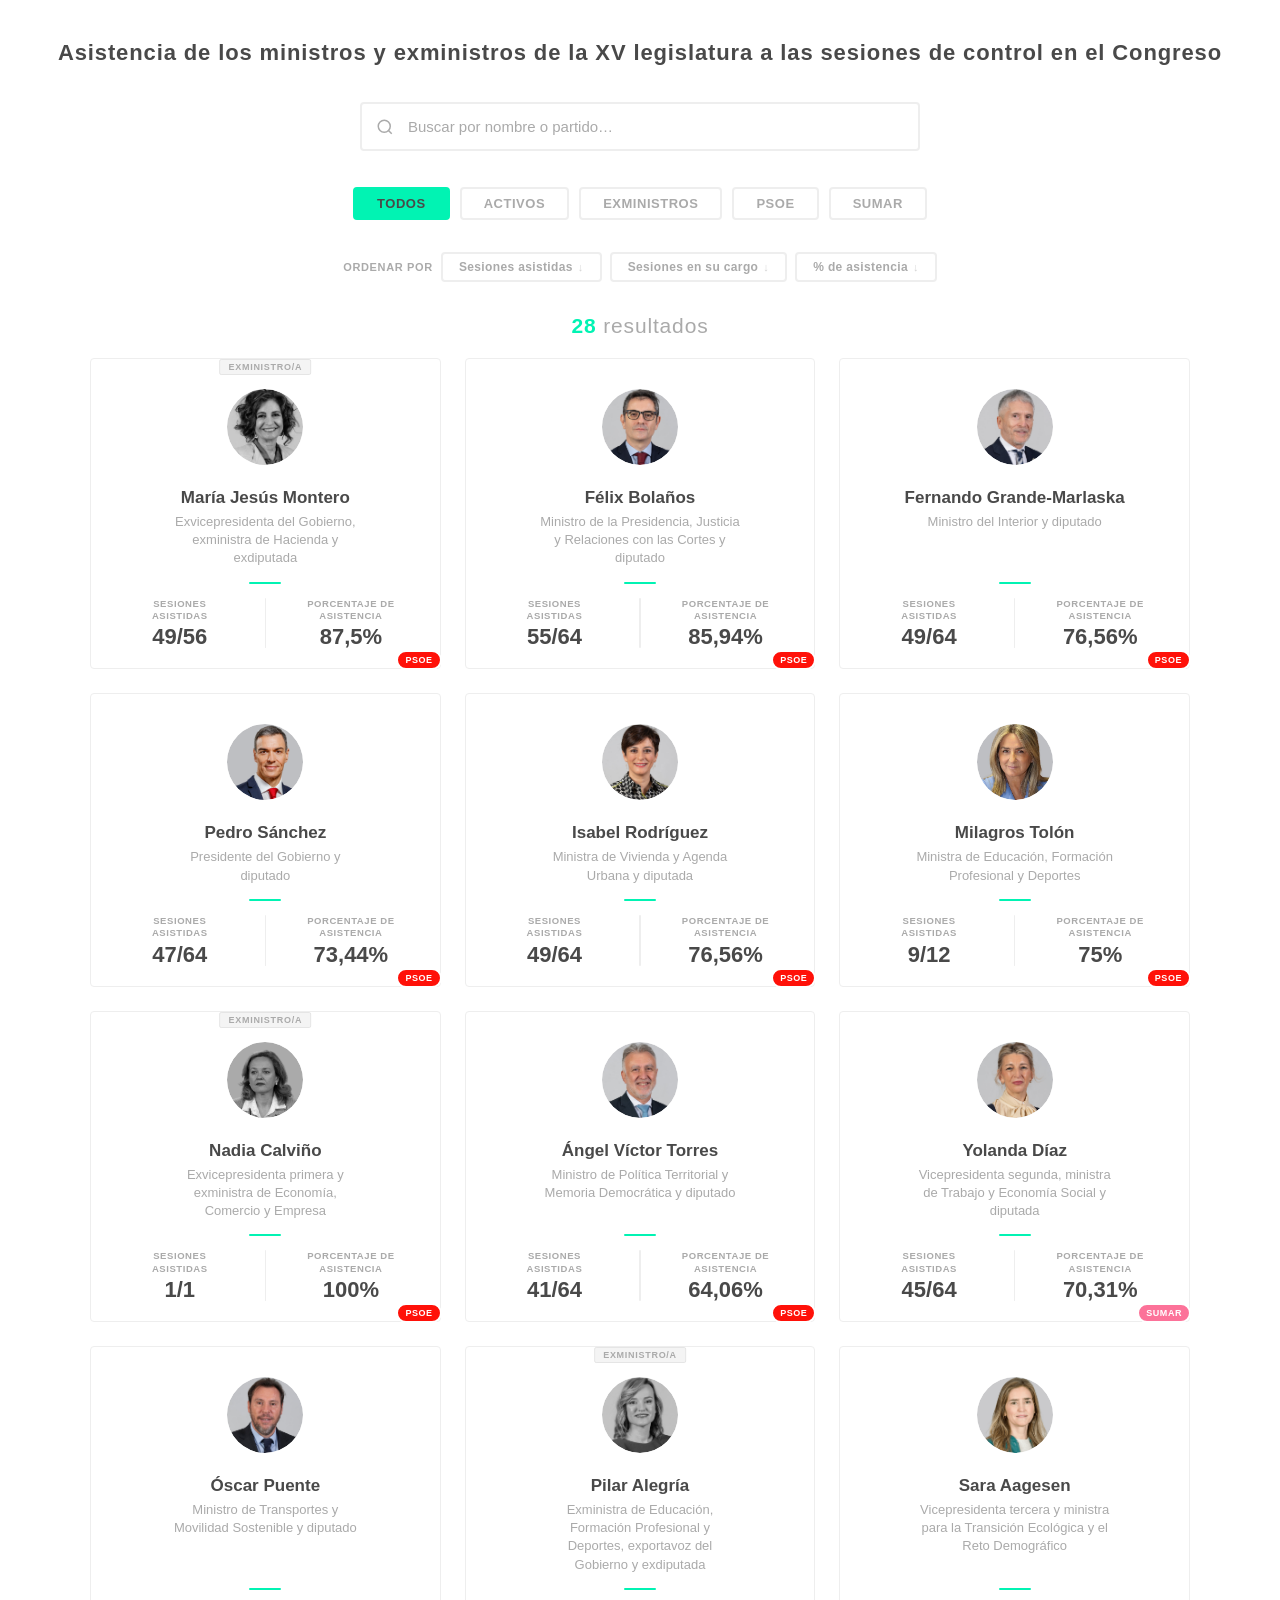
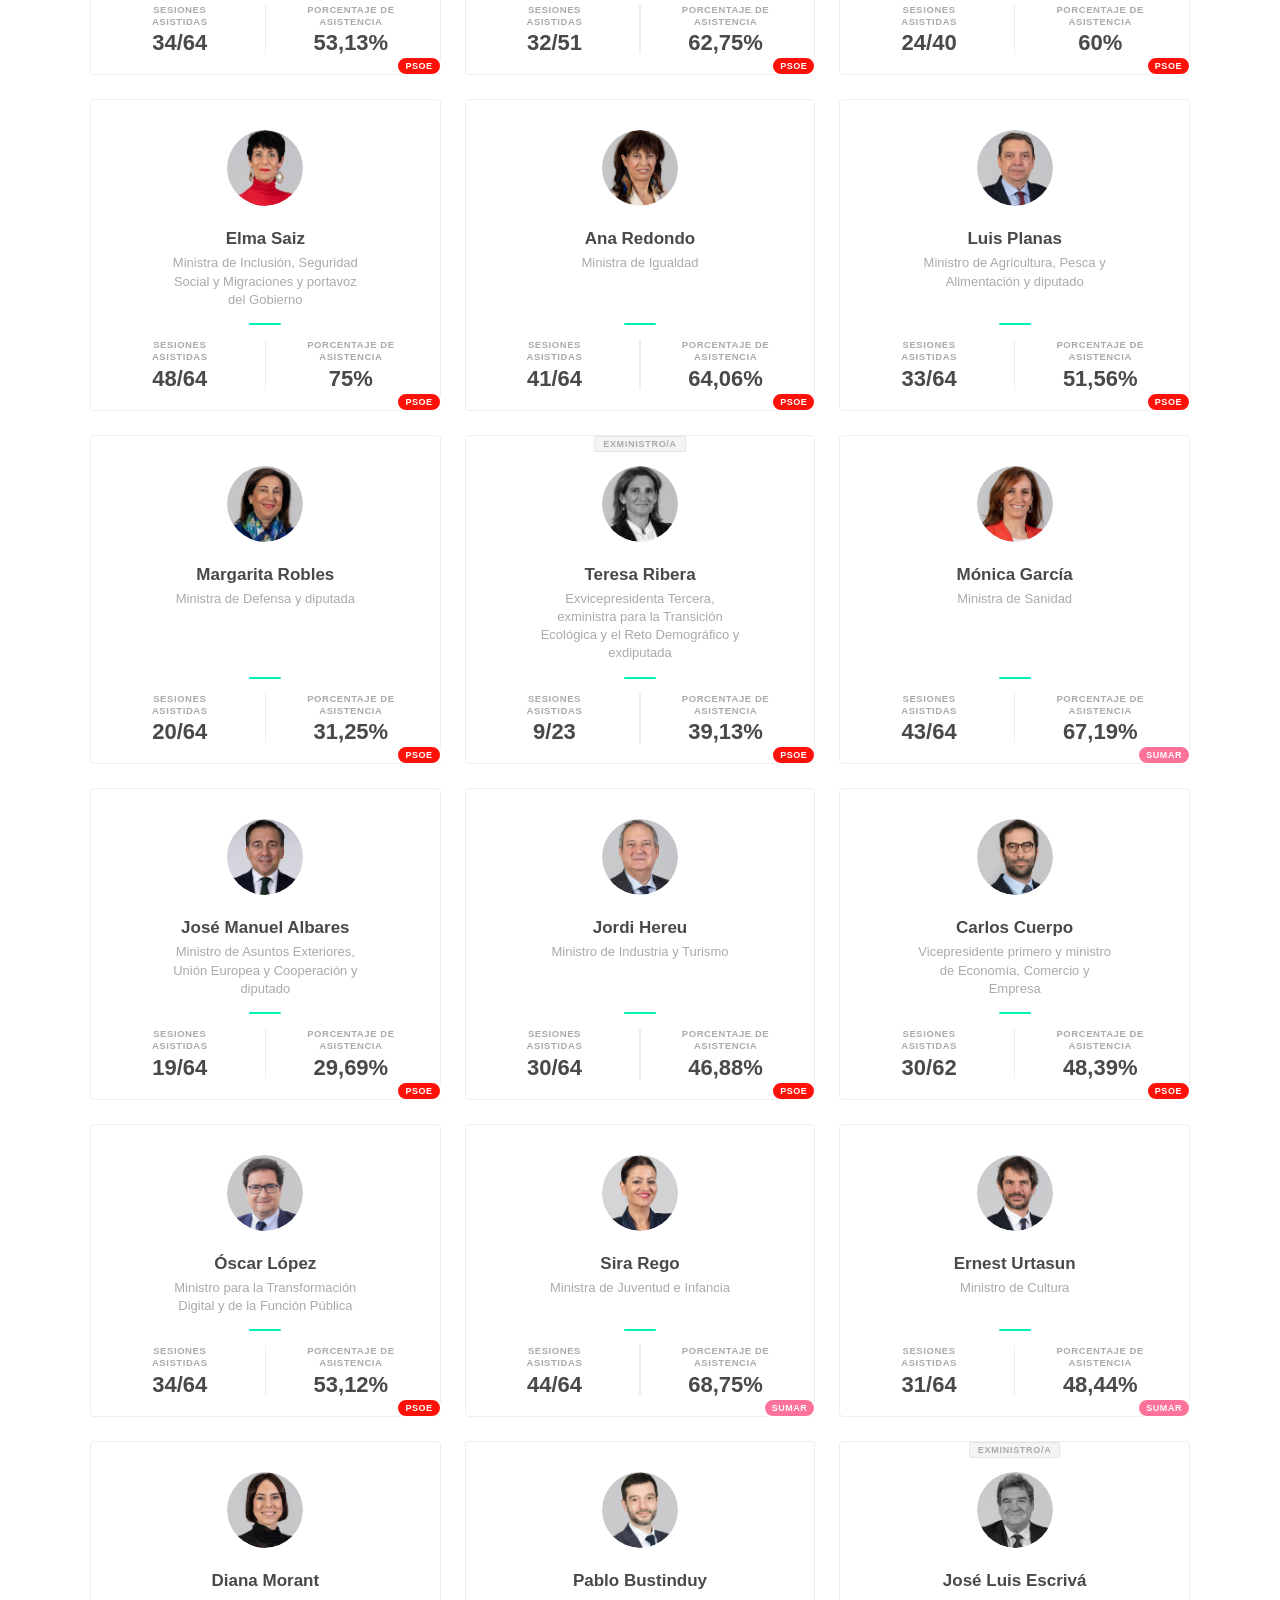
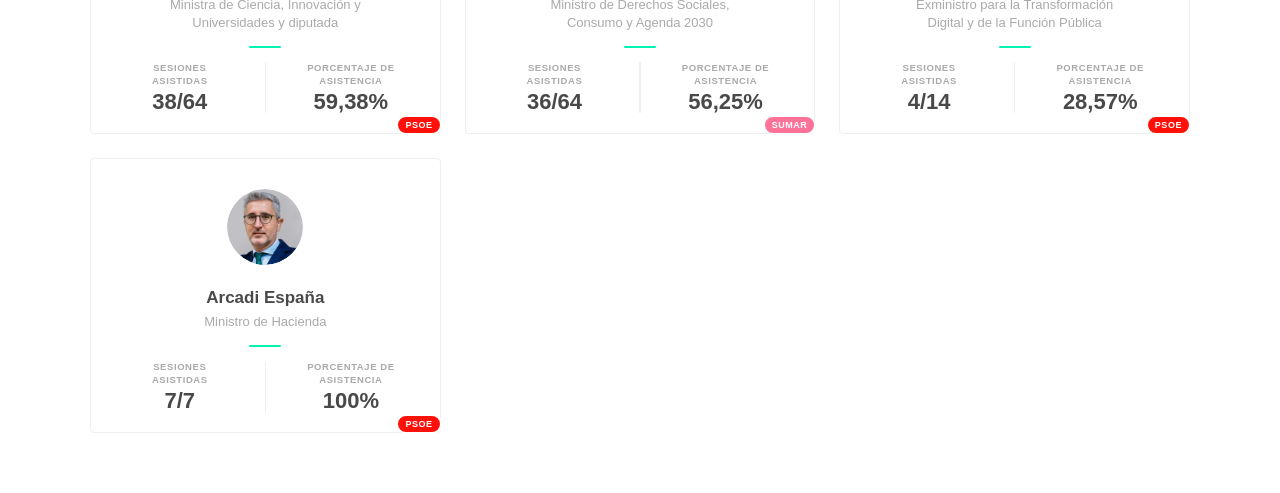
<file: visualizaciones/asistencia-ministros-sesiones-control.html>
<!DOCTYPE html>
<html lang="es">
<head>
<meta charset="UTF-8">
<meta name="viewport" content="width=device-width, initial-scale=1.0">
<title>Buscador de Ministros</title>
<style>
  * { box-sizing: border-box; margin: 0; padding: 0; }

  body {
    font-family: 'Helvetica Neue', Helvetica, Arial, sans-serif;
    background: #fff;
    color: #494949;
    min-height: 100vh;
    padding: 40px 20px 60px;
  }

  .header {
    text-align: center;
    margin-bottom: 36px;
  }

  .header h1 {
    font-size: 22px;
    font-weight: 700;
    letter-spacing: 0.04em;
    color: #494949;
    margin-bottom: 6px;
  }

  .search-wrap {
    max-width: 560px;
    margin: 0 auto 36px;
    position: relative;
  }

  .search-wrap input {
    width: 100%;
    padding: 14px 20px 14px 46px;
    border: 2px solid #eeeeee;
    border-radius: 4px;
    font-family: 'Helvetica Neue', Helvetica, Arial, sans-serif;
    font-size: 15px;
    color: #494949;
    background: #fff;
    outline: none;
    transition: border-color 0.2s;
  }

  .search-wrap input:focus {
    border-color: #01f3b3;
  }

  .search-wrap input::placeholder {
    color: #aaaaaa;
  }

  .search-icon {
    position: absolute;
    left: 16px;
    top: 50%;
    transform: translateY(-50%);
    width: 18px;
    height: 18px;
    color: #aaaaaa;
    pointer-events: none;
  }

  .filters {
    display: flex;
    gap: 10px;
    justify-content: center;
    margin-bottom: 32px;
    flex-wrap: wrap;
  }

  .filter-btn {
    padding: 7px 22px;
    border-radius: 4px;
    border: 2px solid #eeeeee;
    background: #fff;
    font-family: 'Helvetica Neue', Helvetica, Arial, sans-serif;
    font-size: 13px;
    font-weight: 600;
    color: #aaaaaa;
    cursor: pointer;
    letter-spacing: 0.04em;
    text-transform: uppercase;
    transition: all 0.2s;
  }

  .filter-btn:hover {
    border-color: #01f3b3;
    color: #494949;
  }

  .filter-btn.active {
    background: #01f3b3;
    border-color: #01f3b3;
    color: #494949;
  }

  .grid {
    display: grid;
    grid-template-columns: repeat(auto-fill, minmax(260px, 1fr));
    gap: 24px;
    max-width: 1100px;
    margin: 0 auto;
  }

  .card {
    background: #fff;
    border: 1.5px solid #eeeeee;
    border-radius: 4px;
    padding: 24px 20px 20px;
    display: flex;
    flex-direction: column;
    align-items: center;
    text-align: center;
    position: relative;
  }

  .card:hover {
    transform: translateY(-2px);
  }

  /* Photo circle */
  .photo-wrap {
    position: relative;
    margin-bottom: 16px;
  }

  .photo-ring {
    width: 88px;
    height: 88px;
    border-radius: 50%;
    padding: 3px;
    display: flex;
    align-items: center;
    justify-content: center;
    flex-shrink: 0;
  }

  .photo-ring.psoe { background: transparent; }
  .photo-ring.sumar { background: transparent; }

  .photo-inner {
    width: 100%;
    height: 100%;
    border-radius: 50%;
    overflow: hidden;
    background: #f4f4f4;
    display: flex;
    align-items: center;
    justify-content: center;
    border: 3px solid #fff;
  }

  .photo-inner img {
    width: 100%;
    height: 100%;
    object-fit: cover;
    border-radius: 50%;
  }

  .photo-inner.bw img {
    filter: grayscale(100%);
  }

  /* Placeholder icon */
  .photo-placeholder {
    width: 100%;
    height: 100%;
    border-radius: 50%;
    display: flex;
    align-items: center;
    justify-content: center;
    background: #f4f4f4;
  }

  .photo-placeholder svg {
    width: 40px;
    height: 40px;
    color: #cccccc;
  }

  .photo-inner.bw .photo-placeholder {
    filter: grayscale(100%);
  }

  /* Partido badge */
  .partido-badge {
    position: absolute;
    bottom: -2px;
    right: -2px;
    font-size: 9px;
    font-weight: 800;
    letter-spacing: 0.06em;
    text-transform: uppercase;
    padding: 3px 7px;
    border-radius: 10px;
    border: 2px solid #fff;
    color: #fff;
  }

  .partido-badge.psoe { background: #ff1109; }
  .partido-badge.sumar { background: #fc7299; }

  /* Inactivo tag */
  .inactive-tag {
    position: absolute;
    top: 0px;
    left: 50%;
    transform: translateX(-50%);
    font-size: 9px;
    font-weight: 700;
    letter-spacing: 0.08em;
    text-transform: uppercase;
    color: #aaaaaa;
    background: #f4f4f4;
    border-radius: 2px;
    padding: 2px 8px;
    white-space: nowrap;
    border: 1px solid #e5e5e5;
  }

  .card-name {
    font-size: 17px;
    font-weight: 700;
    color: #494949;
    margin-bottom: 4px;
    line-height: 1.3;
  }

  .card-cargo {
    font-size: 13px;
    color: #aaaaaa;
    line-height: 1.4;
    margin-bottom: 14px;
    max-width: 200px;
    flex: 1;
  }

  .divider {
    width: 32px;
    height: 2px;
    background: #01f3b3;
    border-radius: 2px;
    margin: 0 auto 14px;
  }

  .stats {
    display: flex;
    gap: 16px;
    justify-content: center;
    width: 100%;
  }

  .stat {
    display: flex;
    flex-direction: column;
    align-items: center;
    flex: 1;
  }

  .stat-label {
    font-size: 9.5px;
    text-transform: uppercase;
    letter-spacing: 0.06em;
    color: #aaaaaa;
    font-weight: 600;
    margin-bottom: 4px;
    line-height: 1.3;
    text-align: center;
  }

  .stat-value {
    font-size: 22px;
    font-weight: 800;
    color: #494949;
    line-height: 1;
  }

  .stat-divider {
    width: 1.5px;
    background: #eeeeee;
    align-self: stretch;
    border-radius: 2px;
    flex-shrink: 0;
  }

  .sort-bar {
    display: flex;
    gap: 8px;
    justify-content: center;
    align-items: center;
    margin-bottom: 32px;
    flex-wrap: wrap;
  }

  .sort-label {
    font-size: 11px;
    font-weight: 600;
    letter-spacing: 0.06em;
    text-transform: uppercase;
    color: #aaaaaa;
  }

  .sort-btn {
    padding: 6px 16px;
    border-radius: 4px;
    border: 2px solid #eeeeee;
    background: #fff;
    font-family: 'Helvetica Neue', Helvetica, Arial, sans-serif;
    font-size: 12px;
    font-weight: 600;
    color: #aaaaaa;
    cursor: pointer;
    letter-spacing: 0.03em;
    transition: all 0.2s;
    display: flex;
    align-items: center;
    gap: 5px;
  }

  .sort-btn:hover {
    border-color: #01f3b3;
    color: #494949;
  }

  .sort-btn.active {
    border-color: #01f3b3;
    color: #494949;
  }

  .sort-arrow {
    font-size: 11px;
    opacity: 0.5;
  }

  .sort-btn.active .sort-arrow {
    opacity: 1;
    color: #01f3b3;
  }

  .no-results {
    text-align: center;
    color: #aaaaaa;
    font-size: 14px;
    grid-column: 1 / -1;
    padding: 40px 0;
  }

  .count {
    text-align: center;
    font-size: 21px;
    color: #aaaaaa;
    letter-spacing: 0.04em;
    margin-bottom: 20px;
  }

  .count span {
    color: #01f3b3;
    font-weight: 700;
  }
</style>
</head>
<body>

<div class="header">
  <h1>Asistencia de los ministros y exministros de la XV legislatura a las sesiones de control en el Congreso</h1>
</div>

<div class="search-wrap">
  <svg class="search-icon" fill="none" stroke="currentColor" stroke-width="2" viewBox="0 0 24 24">
    <circle cx="11" cy="11" r="8"/><line x1="21" y1="21" x2="16.65" y2="16.65"/>
  </svg>
  <input type="text" id="searchInput" placeholder="Buscar por nombre o partido…" oninput="filterCards()">
</div>

<div class="filters">
  <button class="filter-btn active" onclick="setFilter('todos', this)">Todos</button>
  <button class="filter-btn" onclick="setFilter('activos', this)">Activos</button>
  <button class="filter-btn" onclick="setFilter('exministros', this)">Exministros</button>
  <button class="filter-btn" onclick="setFilter('PSOE', this)">PSOE</button>
  <button class="filter-btn" onclick="setFilter('SUMAR', this)">Sumar</button>
</div>

<div class="sort-bar">
  <span class="sort-label">Ordenar por</span>
  <button class="sort-btn" id="sort-asistidas" onclick="setSort('asistidas', this)">
    Sesiones asistidas <span class="sort-arrow">↓</span>
  </button>
  <button class="sort-btn" id="sort-cargo" onclick="setSort('cargo', this)">
    Sesiones en su cargo <span class="sort-arrow">↓</span>
  </button>
  <button class="sort-btn" id="sort-ponderado" onclick="setSort('ponderado', this)">
    % de asistencia <span class="sort-arrow">↓</span>
  </button>
</div>

<div class="count" id="count"></div>
<div class="grid" id="grid"></div>

<script>
const data = [
  { foto: "files/fotos/ministra_maria_jesus_montero.jpg", nombre: "María Jesús Montero", cargo: "Exvicepresidenta del Gobierno, exministra de Hacienda y exdiputada", partido: "PSOE", activo: false, sesiones: "49/56", ponderado: 87.5 },
  { foto: "files/fotos/ministro_felix_bolanos.jpg", nombre: "Félix Bolaños", cargo: "Ministro de la Presidencia, Justicia y Relaciones con las Cortes y diputado", partido: "PSOE", activo: true, sesiones: "55/64", ponderado: 85.94 },
  { foto: "files/fotos/ministro_fernando_marlaska.jpg", nombre: "Fernando Grande-Marlaska", cargo: "Ministro del Interior y diputado", partido: "PSOE", activo: true, sesiones: "49/64", ponderado: 76.56 },
  { foto: "files/fotos/presidente_pedro_sanchez.png", nombre: "Pedro Sánchez", cargo: "Presidente del Gobierno y diputado", partido: "PSOE", activo: true, sesiones: "47/64", ponderado: 73.44 },
  { foto: "files/fotos/ministra_isabel_rodriguez.jpg", nombre: "Isabel Rodríguez", cargo: "Ministra de Vivienda y Agenda Urbana y diputada", partido: "PSOE", activo: true, sesiones: "49/64", ponderado: 76.56 },
  { foto: "files/fotos/ministra-milagros-tolon.png", nombre: "Milagros Tolón", cargo: "Ministra de Educación, Formación Profesional y Deportes", partido: "PSOE", activo: true, sesiones: "9/12", ponderado: 75 },
  { foto: "files/fotos/ministra_nadia_calvino.png", nombre: "Nadia Calviño", cargo: "Exvicepresidenta primera y exministra de Economía, Comercio y Empresa", partido: "PSOE", activo: false, sesiones: "1/1", ponderado: 100 },
  { foto: "files/fotos/ministro_angel_victor_torres.jpg", nombre: "Ángel Víctor Torres", cargo: "Ministro de Política Territorial y Memoria Democrática y diputado", partido: "PSOE", activo: true, sesiones: "41/64", ponderado: 64.06 },
  { foto: "files/fotos/ministra_yolanda_diaz.jpg", nombre: "Yolanda Díaz", cargo: "Vicepresidenta segunda, ministra de Trabajo y Economía Social y diputada", partido: "SUMAR", activo: true, sesiones: "45/64", ponderado: 70.31 },
  { foto: "files/fotos/ministro_oscar_puente.jpg", nombre: "Óscar Puente", cargo: "Ministro de Transportes y Movilidad Sostenible y diputado", partido: "PSOE", activo: true, sesiones: "34/64", ponderado: 53.13 },
  { foto: "files/fotos/ministra_pilar_alegria.jpg", nombre: "Pilar Alegría", cargo: "Exministra de Educación, Formación Profesional y Deportes, exportavoz del Gobierno y exdiputada", partido: "PSOE", activo: false, sesiones: "32/51", ponderado: 62.75 },
  { foto: "files/fotos/ministra-sara-aagesen.png", nombre: "Sara Aagesen", cargo: "Vicepresidenta tercera y ministra para la Transición Ecológica y el Reto Demográfico", partido: "PSOE", activo: true, sesiones: "24/40", ponderado: 60 },
  { foto: "files/fotos/ministra_elma_saiz.jpg", nombre: "Elma Saiz", cargo: "Ministra de Inclusión, Seguridad Social y Migraciones y portavoz del Gobierno", partido: "PSOE", activo: true, sesiones: "48/64", ponderado: 75 },
  { foto: "files/fotos/ministra_ana_redondo.jpg", nombre: "Ana Redondo", cargo: "Ministra de Igualdad", partido: "PSOE", activo: true, sesiones: "41/64", ponderado: 64.06 },
  { foto: "files/fotos/ministro_luis_planas.jpg", nombre: "Luis Planas", cargo: "Ministro de Agricultura, Pesca y Alimentación y diputado", partido: "PSOE", activo: true, sesiones: "33/64", ponderado: 51.56 },
  { foto: "files/fotos/ministra_margarita_robles.jpg", nombre: "Margarita Robles", cargo: "Ministra de Defensa y diputada", partido: "PSOE", activo: true, sesiones: "20/64", ponderado: 31.25 },
  { foto: "files/fotos/ministra_teresa_ribera.jpg", nombre: "Teresa Ribera", cargo: "Exvicepresidenta Tercera, exministra para la Transición Ecológica y el Reto Demográfico y exdiputada", partido: "PSOE", activo: false, sesiones: "9/23", ponderado: 39.13 },
  { foto: "files/fotos/ministra_monica_garcia.jpg", nombre: "Mónica García", cargo: "Ministra de Sanidad", partido: "SUMAR", activo: true, sesiones: "43/64", ponderado: 67.19 },
  { foto: "files/fotos/ministro_jose_manuel_albares.jpg", nombre: "José Manuel Albares", cargo: "Ministro de Asuntos Exteriores, Unión Europea y Cooperación y diputado", partido: "PSOE", activo: true, sesiones: "19/64", ponderado: 29.69 },
  { foto: "files/fotos/ministro_jordi_hereu.jpg", nombre: "Jordi Hereu", cargo: "Ministro de Industria y Turismo", partido: "PSOE", activo: true, sesiones: "30/64", ponderado: 46.88 },
  { foto: "files/fotos/ministro_carlos_cuerpo.png", nombre: "Carlos Cuerpo", cargo: "Vicepresidente primero y ministro de Economía, Comercio y Empresa", partido: "PSOE", activo: true, sesiones: "30/62", ponderado: 48.39 },
  { foto: "files/fotos/ministro-oscar-lopez.png", nombre: "Óscar López", cargo: "Ministro para la Transformación Digital y de la Función Pública", partido: "PSOE", activo: true, sesiones: "34/64", ponderado: 53.12 },
  { foto: "files/fotos/ministra_sira_abed.jpg", nombre: "Sira Rego", cargo: "Ministra de Juventud e Infancia", partido: "SUMAR", activo: true, sesiones: "44/64", ponderado: 68.75 },
  { foto: "files/fotos/ministro_ernest_urtasun.jpg", nombre: "Ernest Urtasun", cargo: "Ministro de Cultura", partido: "SUMAR", activo: true, sesiones: "31/64", ponderado: 48.44 },
  { foto: "files/fotos/ministra_diana_morant.jpg", nombre: "Diana Morant", cargo: "Ministra de Ciencia, Innovación y Universidades y diputada", partido: "PSOE", activo: true, sesiones: "38/64", ponderado: 59.38 },
  { foto: "files/fotos/ministro_pablo_bustinduy.jpg", nombre: "Pablo Bustinduy", cargo: "Ministro de Derechos Sociales, Consumo y Agenda 2030", partido: "SUMAR", activo: true, sesiones: "36/64", ponderado: 56.25 },
  { foto: "files/fotos/ministro_jose_luis_escriva.jpg", nombre: "José Luis Escrivá", cargo: "Exministro para la Transformación Digital y de la Función Pública", partido: "PSOE", activo: false, sesiones: "4/14", ponderado: 28.57 },
  { foto: "files/fotos/ministro_arcadi_espana.jpg", nombre: "Arcadi España", cargo: "Ministro de Hacienda", partido: "PSOE", activo: true, sesiones: "7/7", ponderado: 100 },
];

let activeFilter = 'todos';
let activeSort = null;
let sortDir = 'desc';

function setSort(field, btn) {
  if (activeSort === field) {
    sortDir = sortDir === 'desc' ? 'asc' : 'desc';
  } else {
    activeSort = field;
    sortDir = 'desc';
  }
  document.querySelectorAll('.sort-btn').forEach(b => {
    b.classList.remove('active');
    b.querySelector('.sort-arrow').textContent = '↓';
  });
  btn.classList.add('active');
  btn.querySelector('.sort-arrow').textContent = sortDir === 'desc' ? '↓' : '↑';
  filterCards();
}

function setFilter(filter, btn) {
  activeFilter = filter;
  document.querySelectorAll('.filter-btn').forEach(b => b.classList.remove('active'));
  btn.classList.add('active');
  filterCards();
}

function filterCards() {
  const q = document.getElementById('searchInput').value.toLowerCase().trim();
  const grid = document.getElementById('grid');
  grid.innerHTML = '';

  const getSesionesAsistidas = p => parseInt(p.sesiones.split('/')[0]);
  const getSesionesCargo = p => parseInt(p.sesiones.split('/')[1]);

  const filtered = data.filter(p => {
    const matchSearch = !q ||
      p.nombre.toLowerCase().includes(q) ||
      p.partido.toLowerCase().includes(q);

    const matchFilter =
      activeFilter === 'todos' ? true :
      activeFilter === 'PSOE' ? p.partido === 'PSOE' :
      activeFilter === 'SUMAR' ? p.partido === 'SUMAR' :
      activeFilter === 'activos' ? p.activo :
      activeFilter === 'exministros' ? !p.activo : true;

    return matchSearch && matchFilter;
  });

  if (activeSort) {
    filtered.sort((a, b) => {
      let va, vb;
      if (activeSort === 'asistidas') { va = getSesionesAsistidas(a); vb = getSesionesAsistidas(b); }
      else if (activeSort === 'cargo')  { va = getSesionesCargo(a);    vb = getSesionesCargo(b); }
      else                              { va = a.ponderado;             vb = b.ponderado; }
      return sortDir === 'desc' ? vb - va : va - vb;
    });
  }

  const countEl = document.getElementById('count');
  countEl.innerHTML = `<span>${filtered.length}</span> resultado${filtered.length !== 1 ? 's' : ''}`;

  if (filtered.length === 0) {
    grid.innerHTML = '<p class="no-results">No se encontraron resultados.</p>';
    return;
  }

  filtered.forEach(p => {
    const slug = p.nombre.toLowerCase().replace(/\s+/g, '-').replace(/[^a-z0-9\-]/g, '');
    const partidoClass = p.partido === 'PSOE' ? 'psoe' : 'sumar';
    const bwClass = !p.activo ? 'bw' : '';

    const card = document.createElement('div');
    card.className = 'card';

    card.innerHTML = `
      ${!p.activo ? '<span class="inactive-tag">Exministro/a</span>' : ''}
      <div class="photo-wrap">
        <div class="photo-ring ${partidoClass}">
          <div class="photo-inner ${bwClass}" id="photo-inner-${slug}">
            <img src=${p.foto} alt="${p.nombre}"
                 onerror="this.parentNode.innerHTML='<div class=\'photo-placeholder\'><svg fill=\'none\' stroke=\'currentColor\' stroke-width=\'1.5\' viewBox=\'0 0 24 24\'><path stroke-linecap=\'round\' stroke-linejoin=\'round\' d=\'M15.75 6a3.75 3.75 0 11-7.5 0 3.75 3.75 0 017.5 0zM4.501 20.118a7.5 7.5 0 0114.998 0A17.933 17.933 0 0112 21.75c-2.676 0-5.216-.584-7.499-1.632z\'/></svg></div>'">
          </div>
          </div>
        </div>
        <span class="partido-badge ${partidoClass}">${p.partido}</span>
      </div>
      <div class="card-name">${p.nombre}</div>
      <div class="card-cargo">${p.cargo}</div>
      <div class="divider"></div>
      <div class="stats">
        <div class="stat">
          <div class="stat-label">Sesiones<br>asistidas</div>
          <div class="stat-value">${p.sesiones}</div>
        </div>
        <div class="stat-divider"></div>
        <div class="stat">
          <div class="stat-label">Porcentaje de<br>asistencia<br></div>
          <div class="stat-value">${String(p.ponderado).replace('.', ',')}%</div>
        </div>
      </div>
    `;

    grid.appendChild(card);
  });
}

filterCards();
</script>
</body>
</html>
</file>
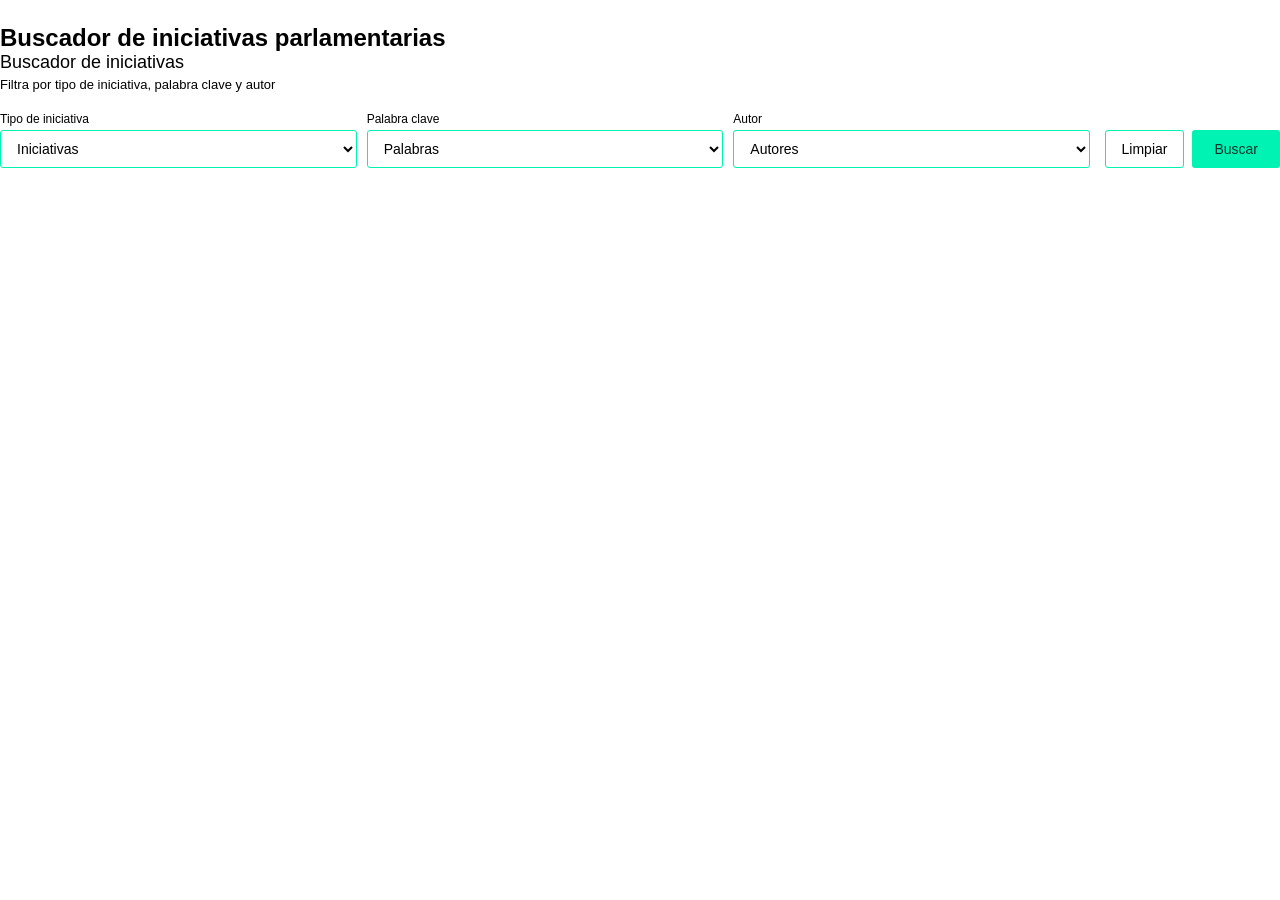
<file: visualizaciones/buscador-iniciativas-vivienda.html>
<!DOCTYPE html>
<html lang="es">
<head>
<meta charset="UTF-8">
<title>Buscador de iniciativas parlamentarias</title>
<style>
  * { box-sizing: border-box; margin: 0; padding: 0; }
  .wrap { padding: 1.5rem 0; font-family: 'Helvetica Neue', Helvetica, Arial, sans-serif; }
  .header { margin-bottom: 1.25rem; }
  .header h2 { font-size: 18px; font-weight: 500; color: var(--color-text-primary); margin-bottom: 4px; }
  .header p { font-size: 13px; color: var(--color-text-secondary); }
  .search-bar { display: flex; gap: 10px; margin-bottom: 1.5rem; flex-wrap: wrap; }
  .field { flex: 1; min-width: 180px; display: flex; flex-direction: column; }
  label { font-size: 12px; color: var(--color-text-secondary); display: block; margin-bottom: 4px; }
  .search-bar select {
    font-family: 'Helvetica Neue', Helvetica, Arial, sans-serif;
    height: 38px; padding: 0 12px;
    border: 1.5px solid #01f3b3; border-radius: 3px;
    background: var(--color-background-primary);
    color: var(--color-text-primary); font-size: 14px; outline: none;
  }
  .search-bar select:focus { border-color: #00c994; }
  .btn-buscar {
    font-family: 'Helvetica Neue', Helvetica, Arial, sans-serif;
    height: 38px; padding: 0 22px; background: #01f3b3;
    border: none; border-radius: 3px; font-size: 14px;
    font-weight: 500; color: #04342C; cursor: pointer;
  }
  .btn-buscar:hover { background: #00dba0; }
  .btn-limpiar {
    font-family: 'Helvetica Neue', Helvetica, Arial, sans-serif;
    height: 38px; padding: 0 16px; background: transparent;
    border: 1.5px solid #01f3b3; border-radius: 3px; font-size: 14px;
    color: var(--color-text-secondary); cursor: pointer;
  }
  .btn-limpiar:hover { background: var(--color-background-secondary); }
  .results-count { font-size: 12px; color: var(--color-text-secondary); margin-bottom: 1rem; }
  .card {
    border: 1.5px solid #01f3b3; border-radius: 3px;
    background: var(--color-background-primary);
    padding: 1rem 1.25rem; margin-bottom: 12px;
  }
  .card-keyword {
    display: inline-block; font-size: 11px; font-weight: 500;
    background: #01f3b3; color: #04342C; border-radius: 3px;
    padding: 2px 8px; margin-bottom: 8px; letter-spacing: 0.04em; text-transform: uppercase;
  }
  .card-title { font-size: 14px; font-weight: 500; color: var(--color-text-primary); line-height: 1.5; margin-bottom: 10px; }
  .card-meta { display: flex; flex-wrap: wrap; gap: 8px; align-items: center; margin-bottom: 10px; }
  
  /* --- Estilos base del Badge de Autor --- */
  .badge-autor {
    font-size: 12px; font-weight: 500; padding: 3px 10px;
    border: 1.5px solid #494949; border-radius: 3px; color: #494949;
  }
  
  /* --- Colores específicos por Partido Político --- */
  .badge-autor.psoe { color: #f31912; background: #f3191228; border-color: #f31912; }
  .badge-autor.pp { color: #1e4a90; background: #1e4a903d; border-color: #1e4a90; }
  .badge-autor.vox { color: #66bc29; background: #66bc293b; border-color: #66bc29; }
  .badge-autor.sumar { color: #e51c55; background: #e51c553b; border-color: #e51c55; }
  .badge-autor.erc { color: #b37400; background: #b3740048; border-color: #FFB232; }
  .badge-autor.eh-bildu { color: #00876f; background: #00876e57; border-color: #00c19f; }
  .badge-autor.pnv { color: #357528; background: #35752822; border-color: #499e37; }
  .badge-autor.jxcat { color: #008a7e; background: #008a7e22; border-color: #00c3b2; }
  .badge-autor.podemos { color: #693bd1; background: #683bd133; border-color: #9169f4; }
  .badge-autor.upn { color: #1e4a90; background: #1e4a903d; border-color: #1e4a90; }
  .badge-autor.bng { color: #2374b5; background: #2373b550; border-color: #6aade4; }
  .badge-autor.mes-compromis { color: #b05311; background: #b0531146; border-color: #e67727; }
  .badge-autor.cca { color: #aa8400; background: #aa850034; border-color: #ffcb05; }
  .badge-autor.senado-psoe { color: #f31912; background: #f3191228; border-color: #f31912; }
  .badge-autor.senado-izquierdas { color: #00876f; background: #00876e57; border-color: #00c19f; }

  .badge-estado {
    font-size: 12px; padding: 3px 10px; border-radius: 3px; font-weight: 400;
    border: 1px solid var(--color-border-tertiary);
    color: var(--color-text-secondary); background: var(--color-background-secondary);
  }
  .badge-estado.retirado { border-color: #F0997B; color: #993C1D; background: #FAECE7; }
  .badge-estado.rechazado { border-color: #F09595; color: #A32D2D; background: #FCEBEB; }
  .badge-estado.aprobado { border-color: #97C459; color: #3B6D11; background: #EAF3DE; }
  .card-link a {
    font-family: 'Helvetica Neue', Helvetica, Arial, sans-serif;
    font-size: 12px; color: #0F6E56; text-decoration: none;
    display: inline-flex; align-items: center; gap: 4px;
    border-bottom: 1px solid #01f3b3; padding-bottom: 1px;
  }
  .card-link a:hover { color: #04342C; }
  .empty { text-align: center; padding: 2.5rem 1rem; color: var(--color-text-secondary); font-size: 14px; }
</style>
</head>
<body>

<div class="wrap">
  <h2 class="sr-only">Buscador de iniciativas parlamentarias</h2>
  <div class="header">
    <h2>Buscador de iniciativas</h2>
    <p>Filtra por tipo de iniciativa, palabra clave y autor</p>
  </div>

  <div class="search-bar">
    <div class="field">
      <label for="inp-tipo-iniciativa">Tipo de iniciativa</label>
      <select id="inp-tipo-iniciativa">
        <option value="" selected>Iniciativas</option>
      </select>
    </div>
    <div class="field">
      <label for="inp-keyword">Palabra clave</label>
      <select id="inp-keyword">
        <option value="" selected>Palabras</option>
      </select>
    </div>
    <div class="field">
      <label for="inp-autor">Autor</label>
      <select id="inp-autor">
        <option value="" selected>Autores</option>
      </select>
    </div>
    <div class="field" style="flex:0; justify-content:flex-end; flex-direction:row; align-items:flex-end; gap:8px;">
      <button class="btn-limpiar" onclick="limpiar()">Limpiar</button>
      <button class="btn-buscar" onclick="buscar()">Buscar</button>
    </div>
  </div>

  <div id="results-count" class="results-count"></div>
  <div id="results"></div>
</div>

<script>
const DATA = [
  {
    palabra: "Vivienda",
    tipo: "Proposición de ley de Grupos Parlamentarios del Congreso",
    titulo: "Proposición de Ley de reducción temporal del diferencial aplicable en las hipotecas a tipo variable de la Vivienda habitual en situaciones de vulnerabilidad económica.",
    autor: "Grupo Mixto",
    estado: "Retirado",
    enlace: "https://www.congreso.es/es/busqueda-de-iniciativas?p_p_id=iniciativas&p_p_lifecycle=0&p_p_state=normal&p_p_mode=view&_iniciativas_mode=mostrarDetalle&_iniciativas_legislatura=XV&_iniciativas_id=122%2F000031"
  },
  {
    palabra: "Ocupación",
    tipo: "Proposición de ley de Grupos Parlamentarios del Congreso",
    titulo: "Proposición de Ley de modification de la Ley 7/1985, de 2 de abril, Reguladora de las Bases del Régimen Local, con el fin de modificar el padrón municipal en los casos de Ocupación y de inmigración ilegal.",
    autor: "Vox",
    estado: "Rechazado",
    enlace: "https://www.congreso.es/es/busqueda-de-iniciativas?p_p_id=iniciativas&p_p_lifecycle=0&p_p_state=normal&p_p_mode=view&_iniciativas_mode=mostrarDetalle&_iniciativas_legislatura=XV&_iniciativas_id=122%2F000039"
  },
  {
    palabra: "Vivienda",
    tipo: "Proposición de ley de Grupos Parlamentarios del Congreso",
    titulo: "Proposición de Ley de reducción temporal del diferencial aplicable en las hipotecas a tipo variable de la Vivienda habitual en situaciones de vulnerabilidad económica.",
    autor: "Grupo Mixto",
    estado: "Pleno Toma en consideración",
    enlace: "https://www.congreso.es/es/busqueda-de-iniciativas?p_p_id=iniciativas&p_p_lifecycle=0&p_p_state=normal&p_p_mode=view&_iniciativas_mode=mostrarDetalle&_iniciativas_legislatura=XV&_iniciativas_id=122%2F000042"
  },
  {
    palabra: "Vivienda",
    tipo: "Proposición de ley de Grupos Parlamentarios del Congreso",
    titulo: "Proposición de Ley de prevención de la especulación y garantías de la Vivienda como bien social.",
    autor: "Grupo Mixto",
    estado: "Pleno Toma en consideración",
    enlace: "https://www.congreso.es/es/busqueda-de-iniciativas?p_p_id=iniciativas&p_p_lifecycle=0&p_p_state=normal&p_p_mode=view&_iniciativas_mode=mostrarDetalle&_iniciativas_legislatura=XV&_iniciativas_id=122%2F000102"
  },
  {
    palabra: "Vivienda",
    tipo: "Proposición de ley de Grupos Parlamentarios del Congreso",
    titulo: "Proposición de Ley relativa a la regulación de los contratos de Alquiler de Vivienda por temporada y Alquiler de habitaciones.",
    autor: "Sumar",
    estado: "Rechazado",
    enlace: "https://www.congreso.es/es/busqueda-de-iniciativas?p_p_id=iniciativas&p_p_lifecycle=0&p_p_state=normal&p_p_mode=view&_iniciativas_mode=mostrarDetalle&_iniciativas_legislatura=XV&_iniciativas_id=122%2F000119"
  },
  {
    palabra: "Alquiler",
    tipo: "Proposición de ley de Grupos Parlamentarios del Congreso",
    titulo: "Proposición de Ley para la regulación de los contratos de Alquiler temporales y Alquiler de habitaciones.",
    autor: "ERC / Grupo Mixto / Bildu / Sumar",
    estado: "Comisión de Vivienda y Agenda Urbana Dictamen",
    enlace: "https://www.congreso.es/es/busqueda-de-iniciativas?p_p_id=iniciativas&p_p_lifecycle=0&p_p_state=normal&p_p_mode=view&_iniciativas_mode=mostrarDetalle&_iniciativas_legislatura=XV&_iniciativas_id=122%2F000136"
  },
  {
    palabra: "Vivienda",
    tipo: "Proposición de ley de Grupos Parlamentarios del Congreso",
    titulo: "Proposición de Ley de modificación de la Ley 19/1994, de 6 de julio, de modificación del Régimen Económico y Fiscal de Canarias, para la regulación de las inversiones en elementos patrimoniales afectos a la actividad de arrendamiento de Vivienda en las Islas Canarias.",
    autor: "PSOE / Grupo Mixto",
    estado: "Aprobado con modificaciones",
    enlace: "https://www.congreso.es/es/busqueda-de-iniciativas?p_p_id=iniciativas&p_p_lifecycle=0&p_p_state=normal&p_p_mode=view&_iniciativas_mode=mostrarDetalle&_iniciativas_legislatura=XV&_iniciativas_id=122%2F000146"
  },
  {
    palabra: "Ocupación",
    tipo: "Proposición de ley de Grupos Parlamentarios del Congreso",
    titulo: "Proposición de Ley Orgánica de medidas urgentes para hacer frente a la Ocupación ilegal de inmuebles.",
    autor: "Junts",
    estado: "Comisión de Justicia Enmiendas",
    enlace: "https://www.congreso.es/es/busqueda-de-iniciativas?p_p_id=iniciativas&p_p_lifecycle=0&p_p_state=normal&p_p_mode=view&_iniciativas_mode=mostrarDetalle&_iniciativas_legislatura=XV&_iniciativas_id=122%2F000150"
  },
  {
    palabra: "Vivienda",
    tipo: "Proposición de ley de Grupos Parlamentarios del Congreso",
    titulo: "Proposición de Ley para la modificación de la Ley 12/2023, de 24 de mayo, por el derecho a la Vivienda.",
    autor: "Sumar",
    estado: "Rechazado",
    enlace: "https://www.congreso.es/es/busqueda-de-iniciativas?p_p_id=iniciativas&p_p_lifecycle=0&p_p_state=normal&p_p_mode=view&_iniciativas_mode=mostrarDetalle&_iniciativas_legislatura=XV&_iniciativas_id=122%2F000178"
  },
  {
    palabra: "Alquiler",
    tipo: "Proposición de ley de Grupos Parlamentarios del Congreso",
    titulo: "Proposición de Ley para impulsar el Alquiler de Viviendas a precios asequibles.",
    autor: "PSOE",
    estado: "Pleno Toma en consideración",
    enlace: "https://www.congreso.es/es/busqueda-de-iniciativas?p_p_id=iniciativas&p_p_lifecycle=0&p_p_state=normal&p_p_mode=view&_iniciativas_mode=mostrarDetalle&_iniciativas_legislatura=XV&_iniciativas_id=122%2F000196"
  },
  {
    palabra: "Ocupación",
    tipo: "Proposición de ley de Grupos Parlamentarios del Congreso",
    titulo: "Proposición de Ley sobre el cumplimiento de las obligaciones internacionales de no reconocimiento y no asistencia a situaciones de Ocupación ilegal de territorios.",
    autor: "Sumar",
    estado: "Pleno Toma en consideración",
    enlace: "https://www.congreso.es/es/busqueda-de-iniciativas?p_p_id=iniciativas&p_p_lifecycle=0&p_p_state=normal&p_p_mode=view&_iniciativas_mode=mostrarDetalle&_iniciativas_legislatura=XV&_iniciativas_id=122%2F000199"
  },
  {
    palabra: "Vivienda",
    tipo: "Proposición de ley de Grupos Parlamentarios del Congreso",
    titulo: "Proposición de Ley sobre control y regulación de la publicidad y contratación de los pisos turísticos.",
    autor: "Bildu",
    estado: "Comisión de Vivienda y Agenda Urbana Informe",
    enlace: "https://www.congreso.es/es/busqueda-de-iniciativas?p_p_id=iniciativas&p_p_lifecycle=0&p_p_state=normal&p_p_mode=view&_iniciativas_mode=mostrarDetalle&_iniciativas_legislatura=XV&_iniciativas_id=122%2F000214"
  },
  {
    palabra: "Vivienda",
    tipo: "Proposición de ley de Grupos Parlamentarios del Congreso",
    titulo: "Proposición de Ley para la modificación de la Ley 12/2023, de 24 de mayo, por el derecho a la Vivienda.",
    autor: "Sumar",
    estado: "Retirado",
    enlace: "https://www.congreso.es/es/busqueda-de-iniciativas?p_p_id=iniciativas&p_p_lifecycle=0&p_p_state=normal&p_p_mode=view&_iniciativas_mode=mostrarDetalle&_iniciativas_legislatura=XV&_iniciativas_id=122%2F000250"
  },
  {
    palabra: "Vivienda",
    tipo: "Proposición de ley de Grupos Parlamentarios del Congreso",
    titulo: "Proposición de Ley para la modificación de la Ley 12/2023, de 24 de mayo, por el derecho a la Vivienda.",
    autor: "Sumar",
    estado: "Pleno Toma en consideración",
    enlace: "https://www.congreso.es/es/busqueda-de-iniciativas?p_p_id=iniciativas&p_p_lifecycle=0&p_p_state=normal&p_p_mode=view&_iniciativas_mode=mostrarDetalle&_iniciativas_legislatura=XV&_iniciativas_id=122%2F000251"
  },
  {
    palabra: "Vivienda",
    tipo: "Proposición de ley de Grupos Parlamentarios del Congreso",
    titulo: "Proposición de Ley de medidas administrativas y procesales para la seguridad jurídica de la ordenación territorial y urbanística, el impulso del desarrollo urbano y la Vivienda.",
    autor: "PP",
    estado: "Comisión de Vivienda y Agenda Urbana Enmiendas",
    enlace: "https://www.congreso.es/es/busqueda-de-iniciativas?p_p_id=iniciativas&p_p_lifecycle=0&p_p_state=normal&p_p_mode=view&_iniciativas_mode=mostrarDetalle&_iniciativas_legislatura=XV&_iniciativas_id=122%2F000253"
  },
  {
    palabra: "Ocupación",
    tipo: "Proposición de ley de Grupos Parlamentarios del Congreso",
    titulo: "Proposición de Ley Orgánica contra la Ocupación ilegal de inmuebles y para la convivencia vecinal y la protección de la seguridad de las personas y cosas en las comunidades de propietarios.",
    autor: "PP",
    estado: "Pleno Toma en consideración",
    enlace: "https://www.congreso.es/es/busqueda-de-iniciativas?p_p_id=iniciativas&p_p_lifecycle=0&p_p_state=normal&p_p_mode=view&_iniciativas_mode=mostrarDetalle&_iniciativas_legislatura=XV&_iniciativas_id=122%2F000254"
  },
  {
    palabra: "Vivienda",
    tipo: "Proposición de ley de Grupos Parlamentarios del Congreso",
    titulo: "Proposición de Ley para una reforma del IBI que lo haga más justo y favorecedor del derecho a la Vivienda.",
    autor: "Sumar",
    estado: "Gobierno Contestación",
    enlace: "https://www.congreso.es/es/busqueda-de-iniciativas?p_p_id=iniciativas&p_p_lifecycle=0&p_p_state=normal&p_p_mode=view&_iniciativas_mode=mostrarDetalle&_iniciativas_legislatura=XV&_iniciativas_id=122%2F000278"
  },
  {
    palabra: "Ocupación",
    tipo: "Proposición de ley del Senado",
    titulo: "Proposición de Ley Orgánica contra la Ocupación ilegal y para la convivencia vecinal y la protección de la seguridad de las personas y cosas en las comunidades de propietarios.",
    autor: "Senado",
    estado: "Comisión de Justicia Enmiendas",
    enlace: "https://www.congreso.es/es/busqueda-de-iniciativas?p_p_id=iniciativas&p_p_lifecycle=0&p_p_state=normal&p_p_mode=view&_iniciativas_mode=mostrarDetalle&_iniciativas_legislatura=XV&_iniciativas_id=124%2F000003"
  },
  {
    palabra: "Vivienda",
    tipo: "Proposición de ley del Senado",
    titulo: "Proposición de Ley de medidas administrativas y procesales para la seguridad jurídica de la ordenación territorial y urbanística, el impulso de desarrollo urbano y la Vivienda.",
    autor: "Senado",
    estado: "Comisión de Vivienda y Agenda Urbana Enmiendas",
    enlace: "https://www.congreso.es/es/busqueda-de-iniciativas?p_p_id=iniciativas&p_p_lifecycle=0&p_p_state=normal&p_p_mode=view&_iniciativas_mode=mostrarDetalle&_iniciativas_legislatura=XV&_iniciativas_id=124%2F000020"
  },
  {
    palabra: "Vivienda",
    tipo: "Proposición no de Ley en Comisión",
    titulo: "Proposición no de Ley para recuperar la deducción por Vivienda habitual en el Impuesto sobre la Renta de las Personas Físicas y extender a toda la Nación la deducción por los costes de Alquiler.",
    autor: "Vox",
    estado: "Rechazado",
    enlace: "https://www.congreso.es/es/busqueda-de-iniciativas?p_p_id=iniciativas&p_p_lifecycle=0&p_p_state=normal&p_p_mode=view&_iniciativas_mode=mostrarDetalle&_iniciativas_legislatura=XV&_iniciativas_id=161%2F000127"
  },
  {
    palabra: "Vivienda",
    tipo: "Proposición no de Ley en Comisión",
    titulo: "Proposición no de Ley sobre la situación de la Vivienda vacacional en Canarias.",
    autor: "Sumar",
    estado: "Comisión de Vivienda y Agenda Urbana Mesa - Acuerdo",
    enlace: "https://www.congreso.es/es/busqueda-de-iniciativas?p_p_id=iniciativas&p_p_lifecycle=0&p_p_state=normal&p_p_mode=view&_iniciativas_mode=mostrarDetalle&_iniciativas_legislatura=XV&_iniciativas_id=161%2F000236"
  },
  {
    palabra: "Vivienda",
    tipo: "Proposición no de Ley en Comisión",
    titulo: "Proposición no de Ley sobre creación de un registro que recoja la información sobre el parque de Vivienda del que disponen los propietarios considerados como grandes tenedores, según la Ley 12/2023, de 24 de mayo, por el derecho a la Vivienda, y que se encuentran en zonas de mercado residencial tensionado.",
    autor: "PSOE",
    estado: "Retirado",
    enlace: "https://www.congreso.es/es/busqueda-de-iniciativas?p_p_id=iniciativas&p_p_lifecycle=0&p_p_state=normal&p_p_mode=view&_iniciativas_mode=mostrarDetalle&_iniciativas_legislatura=XV&_iniciativas_id=161%2F000261"
  },
  {
    palabra: "Vivienda",
    tipo: "Proposición no de Ley en Comisión",
    titulo: "Proposición no de Ley sobre incentivos para la construcción de Viviendas de alta eficiencia energética.",
    autor: "PSOE",
    estado: "Aprobado sin modificaciones",
    enlace: "https://www.congreso.es/es/busqueda-de-iniciativas?p_p_id=iniciativas&p_p_lifecycle=0&p_p_state=normal&p_p_mode=view&_iniciativas_mode=mostrarDetalle&_iniciativas_legislatura=XV&_iniciativas_id=161%2F000269"
  },
  {
    palabra: "Vivienda",
    tipo: "Proposición no de Ley en Comisión",
    titulo: "Proposición no de Ley para facilitar el acceso a la adquisición de la primera Vivienda.",
    autor: "Vox",
    estado: "Comisión de Vivienda y Agenda Urbana Mesa - Acuerdo",
    enlace: "https://www.congreso.es/es/busqueda-de-iniciativas?p_p_id=iniciativas&p_p_lifecycle=0&p_p_state=normal&p_p_mode=view&_iniciativas_mode=mostrarDetalle&_iniciativas_legislatura=XV&_iniciativas_id=161%2F000277"
  },
  {
    palabra: "Vivienda",
    tipo: "Proposición no de Ley en Comisión",
    titulo: "Proposición no de Ley sobre creación de un registro que recoja la información sobre el parque de Vivienda del que disponen los propietarios considerados como grandes tenedores, según la Ley 12/2023, de 24 de mayo, por el derecho a la Vivienda, y que se encuentran en zonas de mercado residencial tensionado.",
    autor: "PSOE",
    estado: "Comisión de Vivienda y Agenda Urbana Mesa - Acuerdo",
    enlace: "https://www.congreso.es/es/busqueda-de-iniciativas?p_p_id=iniciativas&p_p_lifecycle=0&p_p_state=normal&p_p_mode=view&_iniciativas_mode=mostrarDetalle&_iniciativas_legislatura=XV&_iniciativas_id=161%2F000279"
  },
  {
    palabra: "Vivienda",
    tipo: "Proposición no de Ley en Comisión",
    titulo: "Proposición no de Ley para abordar el reto del acceso a la Vivienda de los jóvenes en España.",
    autor: "PP",
    estado: "Aprobado sin modificaciones",
    enlace: "https://www.congreso.es/es/busqueda-de-iniciativas?p_p_id=iniciativas&p_p_lifecycle=0&p_p_state=normal&p_p_mode=view&_iniciativas_mode=mostrarDetalle&_iniciativas_legislatura=XV&_iniciativas_id=161%2F000292"
  },
  {
    palabra: "Vivienda",
    tipo: "Proposición no de Ley en Comisión",
    titulo: "Proposición no de Ley para promover y facilitar el acceso a la primera Vivienda.",
    autor: "Vox",
    estado: "Comisión de Vivienda y Agenda Urbana Mesa - Acuerdo",
    enlace: "https://www.congreso.es/es/busqueda-de-iniciativas?p_p_id=iniciativas&p_p_lifecycle=0&p_p_state=normal&p_p_mode=view&_iniciativas_mode=mostrarDetalle&_iniciativas_legislatura=XV&_iniciativas_id=161%2F000303"
  },
  {
    palabra: "Vivienda",
    tipo: "Proposición no de Ley en Comisión",
    titulo: "Proposición no de Ley para la modificación de la Ley 49/1960, de 21 de julio, sobre propiedad horizontal.",
    autor: "PP",
    estado: "Aprobado con modificaciones",
    enlace: "https://www.congreso.es/es/busqueda-de-iniciativas?p_p_id=iniciativas&p_p_lifecycle=0&p_p_state=normal&p_p_mode=view&_iniciativas_mode=mostrarDetalle&_iniciativas_legislatura=XV&_iniciativas_id=161%2F000306"
  },
  {
    palabra: "Vivienda",
    tipo: "Proposición no de Ley en Comisión",
    titulo: "Proposición no de Ley para la reforma de la Ley 12/2023, de 24 de mayo, por el derecho a la Vivienda, para evitar que vulnere competencias exclusivas de las Comunidades Autónomas.",
    autor: "PP",
    estado: "Aprobado sin modificaciones",
    enlace: "https://www.congreso.es/es/busqueda-de-iniciativas?p_p_id=iniciativas&p_p_lifecycle=0&p_p_state=normal&p_p_mode=view&_iniciativas_mode=mostrarDetalle&_iniciativas_legislatura=XV&_iniciativas_id=161%2F000307"
  },
  {
    palabra: "Vivienda",
    tipo: "Proposición no de Ley en Comisión",
    titulo: "Proposición no de Ley para la mejora de la seguridad jurídica en el mercado inmobiliario y la eliminación de medidas intervencionistas.",
    autor: "PP",
    estado: "Rechazado",
    enlace: "https://www.congreso.es/es/busqueda-de-iniciativas?p_p_id=iniciativas&p_p_lifecycle=0&p_p_state=normal&p_p_mode=view&_iniciativas_mode=mostrarDetalle&_iniciativas_legislatura=XV&_iniciativas_id=161%2F000313"
  },
  {
    palabra: "Vivienda",
    tipo: "Proposición no de Ley en Comisión",
    titulo: "Proposición no de Ley sobre supresión de la obligación de definir fecha y hora en los lanzamientos de Viviendas.",
    autor: "PP",
    estado: "Comisión de Vivienda y Agenda Urbana Mesa - Acuerdo",
    enlace: "https://www.congreso.es/es/busqueda-de-iniciativas?p_p_id=iniciativas&p_p_lifecycle=0&p_p_state=normal&p_p_mode=view&_iniciativas_mode=mostrarDetalle&_iniciativas_legislatura=XV&_iniciativas_id=161%2F000314"
  },
  {
    palabra: "Vivienda",
    tipo: "Proposición no de Ley en Comisión",
    titulo: "Proposición no de Ley sobre medidas para proteger la casa Velintonia, residencia de Vicente Aleixandre.",
    autor: "Grupo Mixto",
    estado: "Comisión de Cultura Mesa - Acuerdo",
    enlace: "https://www.congreso.es/es/busqueda-de-iniciativas?p_p_id=iniciativas&p_p_lifecycle=0&p_p_state=normal&p_p_mode=view&_iniciativas_mode=mostrarDetalle&_iniciativas_legislatura=XV&_iniciativas_id=161%2F000320"
  },
  {
    palabra: "Vivienda",
    tipo: "Proposición no de Ley en Comisión",
    titulo: "Proposición no de Ley relativa a la transferencia de activos inmobiliarios de la SAREB a Galicia para su gestión.",
    autor: "Grupo Mixto",
    estado: "Comisión de Vivienda y Agenda Urbana Mesa - Acuerdo",
    enlace: "https://www.congreso.es/es/busqueda-de-iniciativas?p_p_id=iniciativas&p_p_lifecycle=0&p_p_state=normal&p_p_mode=view&_iniciativas_mode=mostrarDetalle&_iniciativas_legislatura=XV&_iniciativas_id=161%2F000359"
  },
  {
    palabra: "Vivienda",
    tipo: "Proposición no de Ley en Comisión",
    titulo: "Proposición no de Ley para abordar el reto del acceso a la Vivienda de los jóvenes en España.",
    autor: "PP",
    estado: "Rechazado",
    enlace: "https://www.congreso.es/es/busqueda-de-iniciativas?p_p_id=iniciativas&p_p_lifecycle=0&p_p_state=normal&p_p_mode=view&_iniciativas_mode=mostrarDetalle&_iniciativas_legislatura=XV&_iniciativas_id=161%2F000368"
  },
  {
    palabra: "Vivienda",
    tipo: "Proposición no de Ley en Comisión",
    titulo: "Proposición no de Ley relativa a la construcción de Vivienda social y protegida en España.",
    autor: "Vox",
    estado: "Rechazado",
    enlace: "https://www.congreso.es/es/busqueda-de-iniciativas?p_p_id=iniciativas&p_p_lifecycle=0&p_p_state=normal&p_p_mode=view&_iniciativas_mode=mostrarDetalle&_iniciativas_legislatura=XV&_iniciativas_id=161%2F000394"
  },
  {
    palabra: "Vivienda",
    tipo: "Proposición no de Ley en Comisión",
    titulo: "Proposición no de Ley relativa a la limitación de la compra de Viviendas a no residentes en las Illes Balears y en las Islas Canarias.",
    autor: "Grupo Mixto",
    estado: "Rechazado",
    enlace: "https://www.congreso.es/es/busqueda-de-iniciativas?p_p_id=iniciativas&p_p_lifecycle=0&p_p_state=normal&p_p_mode=view&_iniciativas_mode=mostrarDetalle&_iniciativas_legislatura=XV&_iniciativas_id=161%2F000398"
  },
  {
    palabra: "Alquiler",
    tipo: "Proposición no de Ley en Comisión",
    titulo: "Proposición no de Ley para consolidar el Bono Alquiler Joven.",
    autor: "PSOE",
    estado: "Aprobado sin modificaciones",
    enlace: "https://www.congreso.es/es/busqueda-de-iniciativas?p_p_id=iniciativas&p_p_lifecycle=0&p_p_state=normal&p_p_mode=view&_iniciativas_mode=mostrarDetalle&_iniciativas_legislatura=XV&_iniciativas_id=161%2F000411"
  },
  {
    palabra: "Alquiler",
    tipo: "Proposición no de Ley en Comisión",
    titulo: "Proposición no de Ley sobre la construcción de Viviendas en Alquiler social.",
    autor: "PSOE",
    estado: "Aprobado con modificaciones",
    enlace: "https://www.congreso.es/es/busqueda-de-iniciativas?p_p_id=iniciativas&p_p_lifecycle=0&p_p_state=normal&p_p_mode=view&_iniciativas_mode=mostrarDetalle&_iniciativas_legislatura=XV&_iniciativas_id=161%2F000412"
  },
  {
    palabra: "Vivienda",
    tipo: "Proposición no de Ley en Comisión",
    titulo: "Proposición no de Ley para frenar la especulación inmobiliaria y garantizar el acceso a una Vivienda digna.",
    autor: "Sumar",
    estado: "Rechazado",
    enlace: "https://www.congreso.es/es/busqueda-de-iniciativas?p_p_id=iniciativas&p_p_lifecycle=0&p_p_state=normal&p_p_mode=view&_iniciativas_mode=mostrarDetalle&_iniciativas_legislatura=XV&_iniciativas_id=161%2F000414"
  },
  {
    palabra: "Alquiler",
    tipo: "Proposición no de Ley en Comisión",
    titulo: "Proposición no de Ley sobre la declaración de zonas de mercado residencial tensionado y aplicación del índice de precios de referencia para el mercado del Alquiler.",
    autor: "PSOE",
    estado: "Rechazado",
    enlace: "https://www.congreso.es/es/busqueda-de-iniciativas?p_p_id=iniciativas&p_p_lifecycle=0&p_p_state=normal&p_p_mode=view&_iniciativas_mode=mostrarDetalle&_iniciativas_legislatura=XV&_iniciativas_id=161%2F000415"
  },
  {
    palabra: "Vivienda",
    tipo: "Proposición no de Ley en Comisión",
    titulo: "Proposición no de Ley relativa a la defensa de los derechos de los propietarios y para la protección de las personas vulnerables.",
    autor: "PP",
    estado: "Aprobado sin modificaciones",
    enlace: "https://www.congreso.es/es/busqueda-de-iniciativas?p_p_id=iniciativas&p_p_lifecycle=0&p_p_state=normal&p_p_mode=view&_iniciativas_mode=mostrarDetalle&_iniciativas_legislatura=XV&_iniciativas_id=161%2F000427"
  },
  {
    palabra: "Vivienda",
    tipo: "Proposición no de Ley en Comisión",
    titulo: "Proposición no de Ley para impulsar un Pacto de Estado por la Vivienda.",
    autor: "PP",
    estado: "Comisión de Vivienda y Agenda Urbana Mesa - Acuerdo",
    enlace: "https://www.congreso.es/es/busqueda-de-iniciativas?p_p_id=iniciativas&p_p_lifecycle=0&p_p_state=normal&p_p_mode=view&_iniciativas_mode=mostrarDetalle&_iniciativas_legislatura=XV&_iniciativas_id=161%2F000530"
  },
  {
    palabra: "Vivienda",
    tipo: "Proposición no de Ley en Comisión",
    titulo: "Proposición no de Ley para la eliminación de trabas burocráticas en la construcción de Vivienda.",
    autor: "PP",
    estado: "Aprobado con modificaciones",
    enlace: "https://www.congreso.es/es/busqueda-de-iniciativas?p_p_id=iniciativas&p_p_lifecycle=0&p_p_state=normal&p_p_mode=view&_iniciativas_mode=mostrarDetalle&_iniciativas_legislatura=XV&_iniciativas_id=161%2F000572"
  },
  {
    palabra: "Okupación",
    tipo: "Proposición no de Ley en Comisión",
    titulo: "Proposición no de Ley relativa a garantizar la seguridad de la ciudadanía, en general, y de las Fuerzas y Cuerpos de Seguridad del Estado, en particular, incrementando los medios personales y materiales de la Guardia Civil en las zonas rurales y territorios más dispersos, prestando especial atención a aquellas comarcas con riesgo de despoblación y/o zonas afectadas por la Okupación ilegal de Viviendas.",
    autor: "PP",
    estado: "Aprobado sin modificaciones",
    enlace: "https://www.congreso.es/es/busqueda-de-iniciativas?p_p_id=iniciativas&p_p_lifecycle=0&p_p_state=normal&p_p_mode=view&_iniciativas_mode=mostrarDetalle&_iniciativas_legislatura=XV&_iniciativas_id=161%2F000599"
  },
  {
    palabra: "Vivienda",
    tipo: "Proposición no de Ley en Comisión",
    titulo: "Proposición no de Ley relativa al impulso de la construcción de residencias para policías nacionales en la isla de Ibiza.",
    autor: "PSOE",
    estado: "Aprobado con modificaciones",
    enlace: "https://www.congreso.es/es/busqueda-de-iniciativas?p_p_id=iniciativas&p_p_lifecycle=0&p_p_state=normal&p_p_mode=view&_iniciativas_mode=mostrarDetalle&_iniciativas_legislatura=XV&_iniciativas_id=161%2F000608"
  },
  {
    palabra: "Vivienda",
    tipo: "Proposición no de Ley en Comisión",
    titulo: "Proposición no de Ley sobre la cesión de las Viviendas de las que es titular la SAREB para uso social en la ciudad de Vigo.",
    autor: "Grupo Mixto",
    estado: "Comisión de Vivienda y Agenda Urbana Mesa - Acuerdo",
    enlace: "https://www.congreso.es/es/busqueda-de-iniciativas?p_p_id=iniciativas&p_p_lifecycle=0&p_p_state=normal&p_p_mode=view&_iniciativas_mode=mostrarDetalle&_iniciativas_legislatura=XV&_iniciativas_id=161%2F000669"
  },
  {
    palabra: "Vivienda",
    tipo: "Proposición no de Ley en Comisión",
    titulo: "Proposición no de Ley relativa a la reforma de la Ley 12/2023, de 24 de mayo, por el derecho a la Vivienda.",
    autor: "Sumar",
    estado: "Rechazado",
    enlace: "https://www.congreso.es/es/busqueda-de-iniciativas?p_p_id=iniciativas&p_p_lifecycle=0&p_p_state=normal&p_p_mode=view&_iniciativas_mode=mostrarDetalle&_iniciativas_legislatura=XV&_iniciativas_id=161%2F000677"
  },
  {
    palabra: "Vivienda",
    tipo: "Proposición no de Ley en Comisión",
    titulo: "Proposición no de Ley relativa a la legislación del arrendamiento de temporada.",
    autor: "Grupo Mixto",
    estado: "Comisión de Vivienda y Agenda Urbana Mesa - Acuerdo",
    enlace: "https://www.congreso.es/es/busqueda-de-iniciativas?p_p_id=iniciativas&p_p_lifecycle=0&p_p_state=normal&p_p_mode=view&_iniciativas_mode=mostrarDetalle&_iniciativas_legislatura=XV&_iniciativas_id=161%2F000692"
  },
  {
    palabra: "Alquiler",
    tipo: "Proposición no de Ley en Comisión",
    titulo: "Proposición no de Ley relativa a la congelación de los Alquileres.",
    autor: "Grupo Mixto",
    estado: "Comisión de Vivienda y Agenda Urbana Mesa - Acuerdo",
    enlace: "https://www.congreso.es/es/busqueda-de-iniciativas?p_p_id=iniciativas&p_p_lifecycle=0&p_p_state=normal&p_p_mode=view&_iniciativas_mode=mostrarDetalle&_iniciativas_legislatura=XV&_iniciativas_id=161%2F000693"
  },
  {
    palabra: "Vivienda",
    tipo: "Proposición no de Ley en Comisión",
    titulo: "Proposición no de Ley relativa a promover el futuro de las ciudades medias y pequeñas, así como de las capitales de comarca.",
    autor: "Vox",
    estado: "Aprobado sin modificaciones",
    enlace: "https://www.congreso.es/es/busqueda-de-iniciativas?p_p_id=iniciativas&p_p_lifecycle=0&p_p_state=normal&p_p_mode=view&_iniciativas_mode=mostrarDetalle&_iniciativas_legislatura=XV&_iniciativas_id=161%2F000703"
  },
  {
    palabra: "Vivienda",
    tipo: "Proposición no de Ley en Comisión",
    titulo: "Proposición no de Ley sobre medidas de impulso de la construcción industrializada y prefabricada de Vivienda.",
    autor: "PP",
    estado: "Aprobado con modificaciones",
    enlace: "https://www.congreso.es/es/busqueda-de-iniciativas?p_p_id=iniciativas&p_p_lifecycle=0&p_p_state=normal&p_p_mode=view&_iniciativas_mode=mostrarDetalle&_iniciativas_legislatura=XV&_iniciativas_id=161%2F000924"
  },
  {
    palabra: "Vivienda",
    tipo: "Proposición no de Ley en Comisión",
    titulo: "Proposición no de Ley relativa a favorecer los convenios entre las Administraciones públicas y en especial los ayuntamientos y los colegios de arquitectos para potenciar y agilizar la promoción de Vivienda pública.",
    autor: "PSOE",
    estado: "Aprobado con modificaciones",
    enlace: "https://www.congreso.es/es/busqueda-de-iniciativas?p_p_id=iniciativas&p_p_lifecycle=0&p_p_state=normal&p_p_mode=view&_iniciativas_mode=mostrarDetalle&_iniciativas_legislatura=XV&_iniciativas_id=161%2F000941"
  },
  {
    palabra: "Vivienda",
    tipo: "Proposición no de Ley en Comisión",
    titulo: "Proposición no de Ley sobre adopción de medidas urgentes para declaración de zonas de mercado residencial tensionado y aplicación del Índice de Precios de Referencia, tras el refrendo del Tribunal Constitucional del contenido, entre otros, del artículo 18 de la Ley de Vivienda.",
    autor: "PSOE",
    estado: "Retirado",
    enlace: "https://www.congreso.es/es/busqueda-de-iniciativas?p_p_id=iniciativas&p_p_lifecycle=0&p_p_state=normal&p_p_mode=view&_iniciativas_mode=mostrarDetalle&_iniciativas_legislatura=XV&_iniciativas_id=161%2F000962"
  },
  {
    palabra: "Ocupación",
    tipo: "Proposición no de Ley en Comisión",
    titulo: "Proposición no de Ley relativa a la elaboración de un Plan de análisis del mercado laboral, formación y recualificación de la población activa orientada a la cobertura de puestos de difícil Ocupación.",
    autor: "PP",
    estado: "Rechazado",
    enlace: "https://www.congreso.es/es/busqueda-de-iniciativas?p_p_id=iniciativas&p_p_lifecycle=0&p_p_state=normal&p_p_mode=view&_iniciativas_mode=mostrarDetalle&_iniciativas_legislatura=XV&_iniciativas_id=161%2F000981"
  },
  {
    palabra: "Vivienda",
    tipo: "Proposición no de Ley en Comisión",
    titulo: "Proposición no de Ley sobre reconocimiento europeo de la Vivienda y del hecho insular.",
    autor: "Sumar",
    estado: "Comisión Mixta sobre Insularidad Mesa - Acuerdo",
    enlace: "https://www.congreso.es/es/busqueda-de-iniciativas?p_p_id=iniciativas&p_p_lifecycle=0&p_p_state=normal&p_p_mode=view&_iniciativas_mode=mostrarDetalle&_iniciativas_legislatura=XV&_iniciativas_id=161%2F001013"
  },
  {
    palabra: "Vivienda",
    tipo: "Proposición no de Ley en Comisión",
    titulo: "Proposición no de Ley sobre fiscalidad de Viviendas de uso turístico.",
    autor: "Sumar",
    estado: "Comisión de Hacienda y Función Pública Mesa - Acuerdo",
    enlace: "https://www.congreso.es/es/busqueda-de-iniciativas?p_p_id=iniciativas&p_p_lifecycle=0&p_p_state=normal&p_p_mode=view&_iniciativas_mode=mostrarDetalle&_iniciativas_legislatura=XV&_iniciativas_id=161%2F001065"
  },
  {
    palabra: "Alquiler",
    tipo: "Proposición no de Ley en Comisión",
    titulo: "Proposición no de Ley (moción) por la que se insta a las administraciones competentes a declarar las correspondientes zonas de mercado residencial tensionado en las Illes Balears y la consiguiente aplicación del Índice de Precios de Referencia para el mercado del Alquiler.",
    autor: "Senado-PSOE",
    estado: "Rechazado",
    enlace: "https://www.congreso.es/es/busqueda-de-iniciativas?p_p_id=iniciativas&p_p_lifecycle=0&p_p_state=normal&p_p_mode=view&_iniciativas_mode=mostrarDetalle&_iniciativas_legislatura=XV&_iniciativas_id=161%2F001069"
  },
  {
    palabra: "Vivienda",
    tipo: "Proposición no de Ley en Comisión",
    titulo: "Proposición no de Ley sobre una nueva regulación para las Sociedades Anónimas Cotizadas de Inversión Inmobiliaria.",
    autor: "Sumar",
    estado: "Retirado",
    enlace: "https://www.congreso.es/es/busqueda-de-iniciativas?p_p_id=iniciativas&p_p_lifecycle=0&p_p_state=normal&p_p_mode=view&_iniciativas_mode=mostrarDetalle&_iniciativas_legislatura=XV&_iniciativas_id=161%2F001111"
  },
  {
    palabra: "Vivienda",
    tipo: "Proposición no de Ley en Comisión",
    titulo: "Proposición no de Ley relativa a medidas para una mejora regulatoria orientada a reforzar la seguridad contra incendios de los edificios en España.",
    autor: "Sumar",
    estado: "Comisión de Vivienda y Agenda Urbana Mesa - Acuerdo",
    enlace: "https://www.congreso.es/es/busqueda-de-iniciativas?p_p_id=iniciativas&p_p_lifecycle=0&p_p_state=normal&p_p_mode=view&_iniciativas_mode=mostrarDetalle&_iniciativas_legislatura=XV&_iniciativas_id=161%2F001114"
  },
  {
    palabra: "Ocupación",
    tipo: "Proposición no de Ley en Comisión",
    titulo: "Proposición no de Ley sobre la lucha contra la Ocupación ilegal.",
    autor: "PP",
    estado: "Rechazado",
    enlace: "https://www.congreso.es/es/busqueda-de-iniciativas?p_p_id=iniciativas&p_p_lifecycle=0&p_p_state=normal&p_p_mode=view&_iniciativas_mode=mostrarDetalle&_iniciativas_legislatura=XV&_iniciativas_id=161%2F001143"
  },
  {
    palabra: "Vivienda",
    tipo: "Proposición no de Ley en Comisión",
    titulo: "Proposición no de Ley relativa a abaratar el acceso a la Vivienda.",
    autor: "Vox",
    estado: "Rechazado",
    enlace: "https://www.congreso.es/es/busqueda-de-iniciativas?p_p_id=iniciativas&p_p_lifecycle=0&p_p_state=normal&p_p_mode=view&_iniciativas_mode=mostrarDetalle&_iniciativas_legislatura=XV&_iniciativas_id=161%2F001165"
  },
  {
    palabra: "Vivienda",
    tipo: "Proposición no de Ley en Comisión",
    titulo: "Proposición no de Ley relativa a medidas contra la turistificación y su impacto en la emergencia habitacional.",
    autor: "Grupo Mixto",
    estado: "Rechazado",
    enlace: "https://www.congreso.es/es/busqueda-de-iniciativas?p_p_id=iniciativas&p_p_lifecycle=0&p_p_state=normal&p_p_mode=view&_iniciativas_mode=mostrarDetalle&_iniciativas_legislatura=XV&_iniciativas_id=161%2F001186"
  },
  {
    palabra: "Vivienda",
    tipo: "Proposición no de Ley en Comisión",
    titulo: "Proposición no de Ley para el impulso de nuevas alternativas habitacionales para jóvenes.",
    autor: "PP",
    estado: "Aprobado con modificaciones",
    enlace: "https://www.congreso.es/es/busqueda-de-iniciativas?p_p_id=iniciativas&p_p_lifecycle=0&p_p_state=normal&p_p_mode=view&_iniciativas_mode=mostrarDetalle&_iniciativas_legislatura=XV&_iniciativas_id=161%2F001206"
  },
  {
    palabra: "Vivienda",
    tipo: "Proposición no de Ley en Comisión",
    titulo: "Proposición no de Ley sobre el impulso de reformas legislativas que favorezcan el acceso a la Vivienda en España.",
    autor: "PP",
    estado: "Rechazado",
    enlace: "https://www.congreso.es/es/busqueda-de-iniciativas?p_p_id=iniciativas&p_p_lifecycle=0&p_p_state=normal&p_p_mode=view&_iniciativas_mode=mostrarDetalle&_iniciativas_legislatura=XV&_iniciativas_id=161%2F001208"
  },
  {
    palabra: "Ocupación",
    tipo: "Proposición no de Ley en Comisión",
    titulo: "Proposición no de Ley sobre los problemas de seguridad que conlleva el fenómeno creciente de la Ocupación ilegal de Viviendas.",
    autor: "Grupo Mixto",
    estado: "Rechazado",
    enlace: "https://www.congreso.es/es/busqueda-de-iniciativas?p_p_id=iniciativas&p_p_lifecycle=0&p_p_state=normal&p_p_mode=view&_iniciativas_mode=mostrarDetalle&_iniciativas_legislatura=XV&_iniciativas_id=161%2F001210"
  },
  {
    palabra: "Vivienda",
    tipo: "Proposición no de Ley en Comisión",
    titulo: "Proposición no de Ley relativa al impulso de políticas que favorezcan el acceso de los y las jóvenes a la Vivienda.",
    autor: "PSOE",
    estado: "Rechazado",
    enlace: "https://www.congreso.es/es/busqueda-de-iniciativas?p_p_id=iniciativas&p_p_lifecycle=0&p_p_state=normal&p_p_mode=view&_iniciativas_mode=mostrarDetalle&_iniciativas_legislatura=XV&_iniciativas_id=161%2F001222"
  },
  {
    palabra: "Alquiler",
    tipo: "Proposición no de Ley en Comisión",
    titulo: "Proposición no de Ley relativa a la revisión y readecuación de la normativa derivada del Real Decreto 933/2021, de 26 de octubre, por el que se establecen las obligaciones de registro documental e información de las personas físicas o jurídicas que ejercen actividades de hospedaje y Alquiler de vehículos a motor, mediante un proceso de diálogo y consenso previo con el sector turístico español.",
    autor: "PP",
    estado: "Comisión de Industria y Turismo Mesa - Acuerdo",
    enlace: "https://www.congreso.es/es/busqueda-de-iniciativas?p_p_id=iniciativas&p_p_lifecycle=0&p_p_state=normal&p_p_mode=view&_iniciativas_mode=mostrarDetalle&_iniciativas_legislatura=XV&_iniciativas_id=161%2F001285"
  },
  {
    palabra: "Vivienda",
    tipo: "Proposición no de Ley en Comisión",
    titulo: "Proposición no de Ley sobre la protección de la infancia en las políticas de Vivienda.",
    autor: "PSOE",
    estado: "Aprobado sin modificaciones",
    enlace: "https://www.congreso.es/es/busqueda-de-iniciativas?p_p_id=iniciativas&p_p_lifecycle=0&p_p_state=normal&p_p_mode=view&_iniciativas_mode=mostrarDetalle&_iniciativas_legislatura=XV&_iniciativas_id=161%2F001288"
  },
  {
    palabra: "Vivienda",
    tipo: "Proposición no de Ley en Comisión",
    titulo: "Proposición no de Ley sobre fiscalidad de las ayudas a la rehabilitación de la Vivienda.",
    autor: "Sumar",
    estado: "Comisión de Hacienda y Función Pública Mesa - Acuerdo",
    enlace: "https://www.congreso.es/es/busqueda-de-iniciativas?p_p_id=iniciativas&p_p_lifecycle=0&p_p_state=normal&p_p_mode=view&_iniciativas_mode=mostrarDetalle&_iniciativas_legislatura=XV&_iniciativas_id=161%2F001296"
  },
  {
    palabra: "Vivienda",
    tipo: "Proposición no de Ley en Comisión",
    titulo: "Proposición no de Ley para instar la rectificación de las declaraciones de la Ministra de Vivienda y Agenda Urbana y abordar con consenso el nuevo Plan Estatal de Vivienda.",
    autor: "PP",
    estado: "Rechazado",
    enlace: "https://www.congreso.es/es/busqueda-de-iniciativas?p_p_id=iniciativas&p_p_lifecycle=0&p_p_state=normal&p_p_mode=view&_iniciativas_mode=mostrarDetalle&_iniciativas_legislatura=XV&_iniciativas_id=161%2F001306"
  },
  {
    palabra: "Vivienda",
    tipo: "Proposición no de Ley en Comisión",
    titulo: "Proposición no de Ley relativa a garantizar el parque público de Vivienda protegida.",
    autor: "PSOE",
    estado: "Rechazado",
    enlace: "https://www.congreso.es/es/busqueda-de-iniciativas?p_p_id=iniciativas&p_p_lifecycle=0&p_p_state=normal&p_p_mode=view&_iniciativas_mode=mostrarDetalle&_iniciativas_legislatura=XV&_iniciativas_id=161%2F001322"
  },
  {
    palabra: "Vivienda",
    tipo: "Proposición no de Ley en Comisión",
    titulo: "Proposición no de Ley relativa a establecer los procedimientos de intermediación y conciliación por las administraciones competentes en materia de Vivienda.",
    autor: "PSOE",
    estado: "Comisión de Vivienda y Agenda Urbana Mesa - Acuerdo",
    enlace: "https://www.congreso.es/es/busqueda-de-iniciativas?p_p_id=iniciativas&p_p_lifecycle=0&p_p_state=normal&p_p_mode=view&_iniciativas_mode=mostrarDetalle&_iniciativas_legislatura=XV&_iniciativas_id=161%2F001352"
  },
  {
    palabra: "Vivienda",
    tipo: "Proposición no de Ley en Comisión",
    titulo: "Proposición no de Ley para la cesión inmediata a Cataluña de la totalidad de los suelos residenciales, solares y Viviendas de titularidad de la SAREB en Cataluña, así como de la financiación suficiente para proceder a la rehabilitación de dichas Viviendas.",
    autor: "Junts",
    estado: "Rechazado",
    enlace: "https://www.congreso.es/es/busqueda-de-iniciativas?p_p_id=iniciativas&p_p_lifecycle=0&p_p_state=normal&p_p_mode=view&_iniciativas_mode=mostrarDetalle&_iniciativas_legislatura=XV&_iniciativas_id=161%2F001358"
  },
  {
    palabra: "Vivienda",
    tipo: "Proposición no de Ley en Comisión",
    titulo: "Proposición no de Ley sobre la adopción de medidas normativas para el desarrollo de una hipoteca a tipo fijo regulada para la adquisición de Vivienda habitual.",
    autor: "Sumar",
    estado: "Rechazado",
    enlace: "https://www.congreso.es/es/busqueda-de-iniciativas?p_p_id=iniciativas&p_p_lifecycle=0&p_p_state=normal&p_p_mode=view&_iniciativas_mode=mostrarDetalle&_iniciativas_legislatura=XV&_iniciativas_id=161%2F001366"
  },
  {
    palabra: "Vivienda",
    tipo: "Proposición no de Ley en Comisión",
    titulo: "Proposición no de Ley para mejorar la protección de los consumidores frente a la proliferación de patrones comerciales engañosos en las interfaces de usuario.",
    autor: "PSOE",
    estado: "Comisión de Derechos Sociales y Consumo Mesa - Acuerdo",
    enlace: "https://www.congreso.es/es/busqueda-de-iniciativas?p_p_id=iniciativas&p_p_lifecycle=0&p_p_state=normal&p_p_mode=view&_iniciativas_mode=mostrarDetalle&_iniciativas_legislatura=XV&_iniciativas_id=161%2F001404"
  },
  {
    palabra: "Alquiler",
    tipo: "Proposición no de Ley en Comisión",
    titulo: "Proposición no de Ley para la modificación de los condicionantes, así como del importe de las ayudas del bono Alquiler joven.",
    autor: "Junts",
    estado: "Aprobado sin modificaciones",
    enlace: "https://www.congreso.es/es/busqueda-de-iniciativas?p_p_id=iniciativas&p_p_lifecycle=0&p_p_state=normal&p_p_mode=view&_iniciativas_mode=mostrarDetalle&_iniciativas_legislatura=XV&_iniciativas_id=161%2F001497"
  },
  {
    palabra: "Vivienda",
    tipo: "Proposición no de Ley en Comisión",
    titulo: "Proposición no de Ley para garantizar el derecho a la Vivienda y prevenir la especulación.",
    autor: "ERC",
    estado: "Rechazado",
    enlace: "https://www.congreso.es/es/busqueda-de-iniciativas?p_p_id=iniciativas&p_p_lifecycle=0&p_p_state=normal&p_p_mode=view&_iniciativas_mode=mostrarDetalle&_iniciativas_legislatura=XV&_iniciativas_id=161%2F001523"
  },
  {
    palabra: "Vivienda",
    tipo: "Proposición no de Ley en Comisión",
    titulo: "Proposición no de Ley relativa a destinar a Vivienda social el Patrimonio Sindical Acumulado.",
    autor: "Vox",
    estado: "Rechazado",
    enlace: "https://www.congreso.es/es/busqueda-de-iniciativas?p_p_id=iniciativas&p_p_lifecycle=0&p_p_state=normal&p_p_mode=view&_iniciativas_mode=mostrarDetalle&_iniciativas_legislatura=XV&_iniciativas_id=161%2F001528"
  },
  {
    palabra: "Vivienda",
    tipo: "Proposición no de Ley en Comisión",
    titulo: "Proposición no de Ley para frenar la venta de la inmobiliaria Árqura Homes y redefinir el objeto social de la SAREB hacia la promoción de Vivienda pública y asequible.",
    autor: "Sumar",
    estado: "Aprobado con modificaciones",
    enlace: "https://www.congreso.es/es/busqueda-de-iniciativas?p_p_id=iniciativas&p_p_lifecycle=0&p_p_state=normal&p_p_mode=view&_iniciativas_mode=mostrarDetalle&_iniciativas_legislatura=XV&_iniciativas_id=161%2F001535"
  },
  {
    palabra: "Vivienda",
    tipo: "Proposición no de Ley en Comisión",
    titulo: "Proposición no de Ley relativa al impulso del plan europeo de Vivienda.",
    autor: "PSOE",
    estado: "Rechazado",
    enlace: "https://www.congreso.es/es/busqueda-de-iniciativas?p_p_id=iniciativas&p_p_lifecycle=0&p_p_state=normal&p_p_mode=view&_iniciativas_mode=mostrarDetalle&_iniciativas_legislatura=XV&_iniciativas_id=161%2F001539"
  },
  {
    palabra: "Vivienda",
    tipo: "Proposición no de Ley en Comisión",
    titulo: "Proposición no de Ley para la creación de un parque público de Vivienda de Alquiler social permanente en la Operación Campamento.",
    autor: "Sumar",
    estado: "Rechazado",
    enlace: "https://www.congreso.es/es/busqueda-de-iniciativas?p_p_id=iniciativas&p_p_lifecycle=0&p_p_state=normal&p_p_mode=view&_iniciativas_mode=mostrarDetalle&_iniciativas_legislatura=XV&_iniciativas_id=161%2F001557"
  },
  {
    palabra: "Vivienda",
    tipo: "Proposición no de Ley en Comisión",
    titulo: "Proposición no de Ley para la cesión de uso del antiguo cuartel de la Guardia Civil de Sant Vicenç dels Horts para Vivienda pública de Alquiler protegido.",
    autor: "Sumar",
    estado: "Rechazado",
    enlace: "https://www.congreso.es/es/busqueda-de-iniciativas?p_p_id=iniciativas&p_p_lifecycle=0&p_p_state=normal&p_p_mode=view&_iniciativas_mode=mostrarDetalle&_iniciativas_legislatura=XV&_iniciativas_id=161%2F001621"
  },
  {
    palabra: "Vivienda",
    tipo: "Proposición no de Ley en Comisión",
    titulo: "Proposición no de Ley sobre la baja ejecución del presupuesto del Ministerio de Vivienda y Agenda Urbana.",
    autor: "PP",
    estado: "Aprobado sin modificaciones",
    enlace: "https://www.congreso.es/es/busqueda-de-iniciativas?p_p_id=iniciativas&p_p_lifecycle=0&p_p_state=normal&p_p_mode=view&_iniciativas_mode=mostrarDetalle&_iniciativas_legislatura=XV&_iniciativas_id=161%2F001624"
  },
  {
    palabra: "Vivienda",
    tipo: "Proposición no de Ley en Comisión",
    titulo: "Proposición no de Ley relativa a favorecer la Vivienda cooperativa en cesión de uso para seguir favoreciendo el acceso a la Vivienda.",
    autor: "PSOE",
    estado: "Aprobado con modificaciones",
    enlace: "https://www.congreso.es/es/busqueda-de-iniciativas?p_p_id=iniciativas&p_p_lifecycle=0&p_p_state=normal&p_p_mode=view&_iniciativas_mode=mostrarDetalle&_iniciativas_legislatura=XV&_iniciativas_id=161%2F001629"
  },
  {
    palabra: "Vivienda",
    tipo: "Proposición no de Ley en Comisión",
    titulo: "Proposición no de Ley relativa a asentamientos de trabajadores inmigrantes en la provincia de Huelva.",
    autor: "Sumar",
    estado: "Comisión de Vivienda y Agenda Urbana Mesa - Acuerdo",
    enlace: "https://www.congreso.es/es/busqueda-de-iniciativas?p_p_id=iniciativas&p_p_lifecycle=0&p_p_state=normal&p_p_mode=view&_iniciativas_mode=mostrarDetalle&_iniciativas_legislatura=XV&_iniciativas_id=161%2F001665"
  },
  {
    palabra: "Ocupación",
    tipo: "Proposición no de Ley en Comisión",
    titulo: "Proposición no de Ley relativa a la lucha contra la Ocupación ilegal y la inquiOcupación de Viviendas.",
    autor: "PP",
    estado: "Aprobado sin modificaciones",
    enlace: "https://www.congreso.es/es/busqueda-de-iniciativas?p_p_id=iniciativas&p_p_lifecycle=0&p_p_state=normal&p_p_mode=view&_iniciativas_mode=mostrarDetalle&_iniciativas_legislatura=XV&_iniciativas_id=161%2F001696"
  },
  {
    palabra: "Vivienda",
    tipo: "Proposición no de Ley en Comisión",
    titulo: "Proposición no de Ley sobre el desarrollo urgente de medidas para facilitar el acceso a la Vivienda.",
    autor: "PP",
    estado: "Rechazado",
    enlace: "https://www.congreso.es/es/busqueda-de-iniciativas?p_p_id=iniciativas&p_p_lifecycle=0&p_p_state=normal&p_p_mode=view&_iniciativas_mode=mostrarDetalle&_iniciativas_legislatura=XV&_iniciativas_id=161%2F001698"
  },
  {
    palabra: "Vivienda",
    tipo: "Proposición no de Ley en Comisión",
    titulo: "Proposición no de Ley relativa a recuperar una España de familias propietarias de sus casas.",
    autor: "Vox",
    estado: "Rechazado",
    enlace: "https://www.congreso.es/es/busqueda-de-iniciativas?p_p_id=iniciativas&p_p_lifecycle=0&p_p_state=normal&p_p_mode=view&_iniciativas_mode=mostrarDetalle&_iniciativas_legislatura=XV&_iniciativas_id=161%2F001700"
  },
  {
    palabra: "Vivienda",
    tipo: "Proposición no de Ley en Comisión",
    titulo: "Proposición no de Ley para el desarrollo de un plan de control y optimización del agua en núcleos poblacionales.",
    autor: "PP",
    estado: "Comisión de Vivienda y Agenda Urbana Mesa - Acuerdo",
    enlace: "https://www.congreso.es/es/busqueda-de-iniciativas?p_p_id=iniciativas&p_p_lifecycle=0&p_p_state=normal&p_p_mode=view&_iniciativas_mode=mostrarDetalle&_iniciativas_legislatura=XV&_iniciativas_id=161%2F001701"
  },
  {
    palabra: "Vivienda",
    tipo: "Proposición no de Ley en Comisión",
    titulo: "Proposición no de Ley sobre el diseño del Plan Estatal de Vivienda 2026-2029.",
    autor: "PP",
    estado: "Rechazado",
    enlace: "https://www.congreso.es/es/busqueda-de-iniciativas?p_p_id=iniciativas&p_p_lifecycle=0&p_p_state=normal&p_p_mode=view&_iniciativas_mode=mostrarDetalle&_iniciativas_legislatura=XV&_iniciativas_id=161%2F001702"
  },
  {
    palabra: "Vivienda",
    tipo: "Proposición no de Ley en Comisión",
    titulo: "Proposición no de Ley relativa a apoyar los trabajos en el seno de la Unión Europea para abordar la crisis de la Vivienda.",
    autor: "PP",
    estado: "Aprobado sin modificaciones",
    enlace: "https://www.congreso.es/es/busqueda-de-iniciativas?p_p_id=iniciativas&p_p_lifecycle=0&p_p_state=normal&p_p_mode=view&_iniciativas_mode=mostrarDetalle&_iniciativas_legislatura=XV&_iniciativas_id=161%2F001706"
  },
  {
    palabra: "Vivienda",
    tipo: "Proposición no de Ley en Comisión",
    titulo: "Proposición no de Ley por una segunda descentralización del Estado para garantizar el derecho a la Vivienda.",
    autor: "Sumar",
    estado: "Rechazado",
    enlace: "https://www.congreso.es/es/busqueda-de-iniciativas?p_p_id=iniciativas&p_p_lifecycle=0&p_p_state=normal&p_p_mode=view&_iniciativas_mode=mostrarDetalle&_iniciativas_legislatura=XV&_iniciativas_id=161%2F001722"
  },
  {
    palabra: "Vivienda",
    tipo: "Proposición no de Ley en Comisión",
    titulo: "Proposición no de Ley sobre la desarticulación e ilegalización de las mal llamadas empresas de desokupación.",
    autor: "Grupo Mixto",
    estado: "Rechazado",
    enlace: "https://www.congreso.es/es/busqueda-de-iniciativas?p_p_id=iniciativas&p_p_lifecycle=0&p_p_state=normal&p_p_mode=view&_iniciativas_mode=mostrarDetalle&_iniciativas_legislatura=XV&_iniciativas_id=161%2F001732"
  },
  {
    palabra: "Vivienda",
    tipo: "Proposición no de Ley en Comisión",
    titulo: "Proposición no de Ley (moción) por la que se insta al Gobierno al impulso de la Ley 12/2023, de 24 de mayo, por el derecho a la Vivienda, en los territorios insulares.",
    autor: "Senado-PSOE",
    estado: "Rechazado",
    enlace: "https://www.congreso.es/es/busqueda-de-iniciativas?p_p_id=iniciativas&p_p_lifecycle=0&p_p_state=normal&p_p_mode=view&_iniciativas_mode=mostrarDetalle&_iniciativas_legislatura=XV&_iniciativas_id=161%2F001796"
  },
  {
    palabra: "Vivienda",
    tipo: "Proposición no de Ley en Comisión",
    titulo: "Proposición no de Ley relativa a la puesta en marcha de un Programa Integral de Vivienda Rural y Reto Demográfico.",
    autor: "Sumar",
    estado: "Comisión de Transición Ecológica y Reto Demográfico Mesa - Acuerdo",
    enlace: "https://www.congreso.es/es/busqueda-de-iniciativas?p_p_id=iniciativas&p_p_lifecycle=0&p_p_state=normal&p_p_mode=view&_iniciativas_mode=mostrarDetalle&_iniciativas_legislatura=XV&_iniciativas_id=161%2F001801"
  },
  {
    palabra: "Vivienda",
    tipo: "Proposición no de Ley en Comisión",
    titulo: "Proposición no de Ley relativa a la puesta en marcha de un Programa Integral de Vivienda Rural y Reto Demográfico.",
    autor: "Sumar",
    estado: "Comisión de Vivienda y Agenda Urbana Mesa - Acuerdo",
    enlace: "https://www.congreso.es/es/busqueda-de-iniciativas?p_p_id=iniciativas&p_p_lifecycle=0&p_p_state=normal&p_p_mode=view&_iniciativas_mode=mostrarDetalle&_iniciativas_legislatura=XV&_iniciativas_id=161%2F001802"
  },
  {
    palabra: "Vivienda",
    tipo: "Proposición no de Ley en Comisión",
    titulo: "Proposición no de Ley relativa a exenciones de IRPF en subvenciones de rehabilitación de Viviendas para familias vulnerables.",
    autor: "Sumar",
    estado: "Comisión de Vivienda y Agenda Urbana Mesa - Acuerdo",
    enlace: "https://www.congreso.es/es/busqueda-de-iniciativas?p_p_id=iniciativas&p_p_lifecycle=0&p_p_state=normal&p_p_mode=view&_iniciativas_mode=mostrarDetalle&_iniciativas_legislatura=XV&_iniciativas_id=161%2F001881"
  },
  {
    palabra: "Vivienda",
    tipo: "Proposición no de Ley en Comisión",
    titulo: "Proposición no de Ley sobre el uso responsable de algoritmos en portales inmobiliarios.",
    autor: "Sumar",
    estado: "Comisión de Vivienda y Agenda Urbana Mesa - Acuerdo",
    enlace: "https://www.congreso.es/es/busqueda-de-iniciativas?p_p_id=iniciativas&p_p_lifecycle=0&p_p_state=normal&p_p_mode=view&_iniciativas_mode=mostrarDetalle&_iniciativas_legislatura=XV&_iniciativas_id=161%2F001910"
  },
  {
    palabra: "Vivienda",
    tipo: "Proposición no de Ley en Comisión",
    titulo: "Proposición no de Ley sobre la modificación de la Ley 29/1994, de 24 de noviembre, de arrendamientos urbanos.",
    autor: "Sumar",
    estado: "Rechazado",
    enlace: "https://www.congreso.es/es/busqueda-de-iniciativas?p_p_id=iniciativas&p_p_lifecycle=0&p_p_state=normal&p_p_mode=view&_iniciativas_mode=mostrarDetalle&_iniciativas_legislatura=XV&_iniciativas_id=161%2F001911"
  },
  {
    palabra: "Vivienda",
    tipo: "Proposición no de Ley en Comisión",
    titulo: "Proposición no de Ley sobre la necesaria aplicación de la Ley por el derecho a la Vivienda en lo referido a la declaración de zonas de mercado residencial tensionado, dando cumplimiento a lo recogido en su artículo 18.",
    autor: "PSOE",
    estado: "Rechazado",
    enlace: "https://www.congreso.es/es/busqueda-de-iniciativas?p_p_id=iniciativas&p_p_lifecycle=0&p_p_state=normal&p_p_mode=view&_iniciativas_mode=mostrarDetalle&_iniciativas_legislatura=XV&_iniciativas_id=161%2F001927"
  },
  {
    palabra: "Vivienda",
    tipo: "Proposición no de Ley en Comisión",
    titulo: "Proposición no de Ley relativa a la elaboración de un informe estatal sobre el impacto de la inmigración en la Vivienda.",
    autor: "Vox",
    estado: "Rechazado",
    enlace: "https://www.congreso.es/es/busqueda-de-iniciativas?p_p_id=iniciativas&p_p_lifecycle=0&p_p_state=normal&p_p_mode=view&_iniciativas_mode=mostrarDetalle&_iniciativas_legislatura=XV&_iniciativas_id=161%2F001948"
  },
  {
    palabra: "Vivienda",
    tipo: "Proposición no de Ley en Comisión",
    titulo: "Proposición no de Ley para acabar con todas las formas de Ocupación ilegal de Vivienda.",
    autor: "Vox",
    estado: "Comisión de Vivienda y Agenda Urbana Mesa - Acuerdo",
    enlace: "https://www.congreso.es/es/busqueda-de-iniciativas?p_p_id=iniciativas&p_p_lifecycle=0&p_p_state=normal&p_p_mode=view&_iniciativas_mode=mostrarDetalle&_iniciativas_legislatura=XV&_iniciativas_id=161%2F001949"
  },
  {
    palabra: "Vivienda",
    tipo: "Proposición no de Ley en Comisión",
    titulo: "Proposición no de Ley sobre la garantía del acceso a la ciudadanía a la compra de propiedad inmobiliaria.",
    autor: "ERC",
    estado: "Rechazado",
    enlace: "https://www.congreso.es/es/busqueda-de-iniciativas?p_p_id=iniciativas&p_p_lifecycle=0&p_p_state=normal&p_p_mode=view&_iniciativas_mode=mostrarDetalle&_iniciativas_legislatura=XV&_iniciativas_id=161%2F001955"
  },
  {
    palabra: "Vivienda",
    tipo: "Proposición no de Ley en Comisión",
    titulo: "Proposición no de Ley para poner fin al intervencionismo del Gobierno en el mercado de la Vivienda.",
    autor: "PP",
    estado: "Aprobado sin modificaciones",
    enlace: "https://www.congreso.es/es/busqueda-de-iniciativas?p_p_id=iniciativas&p_p_lifecycle=0&p_p_state=normal&p_p_mode=view&_iniciativas_mode=mostrarDetalle&_iniciativas_legislatura=XV&_iniciativas_id=161%2F001969"
  },
  {
    palabra: "Vivienda",
    tipo: "Proposición no de Ley en Comisión",
    titulo: "Proposición no de Ley para la agilización de trámites y la simplificación burocrática en materia urbanística con el fin de aumentar la oferta de Vivienda.",
    autor: "PP",
    estado: "Aprobado sin modificaciones",
    enlace: "https://www.congreso.es/es/busqueda-de-iniciativas?p_p_id=iniciativas&p_p_lifecycle=0&p_p_state=normal&p_p_mode=view&_iniciativas_mode=mostrarDetalle&_iniciativas_legislatura=XV&_iniciativas_id=161%2F001970"
  },
  {
    palabra: "Vivienda",
    tipo: "Proposición no de Ley en Comisión",
    titulo: "Proposición no de Ley sobre los fondos Next Generation EU destinados a la regeneración urbana del barrio del Besòs-Maresme y de la Trinitat Vella.",
    autor: "ERC",
    estado: "Comisión de Vivienda y Agenda Urbana Mesa - Acuerdo",
    enlace: "https://www.congreso.es/es/busqueda-de-iniciativas?p_p_id=iniciativas&p_p_lifecycle=0&p_p_state=normal&p_p_mode=view&_iniciativas_mode=mostrarDetalle&_iniciativas_legislatura=XV&_iniciativas_id=161%2F001994"
  },
  {
    palabra: "Vivienda",
    tipo: "Proposición no de Ley en Comisión",
    titulo: "Proposición no de Ley relativa al Parque de Vivienda Pública.",
    autor: "Sumar",
    estado: "Rechazado",
    enlace: "https://www.congreso.es/es/busqueda-de-iniciativas?p_p_id=iniciativas&p_p_lifecycle=0&p_p_state=normal&p_p_mode=view&_iniciativas_mode=mostrarDetalle&_iniciativas_legislatura=XV&_iniciativas_id=161%2F001997"
  },
  {
    palabra: "Alquiler",
    tipo: "Proposición no de Ley en Comisión",
    titulo: "Proposición no de Ley para aclarar, flexibilizar y garantizar las conditions de la financiación propuesta para las Viviendas de Alquiler social en Xuxán (A Coruña).",
    autor: "PP",
    estado: "Comisión de Vivienda y Agenda Urbana Mesa - Acuerdo",
    enlace: "https://www.congreso.es/es/busqueda-de-iniciativas?p_p_id=iniciativas&p_p_lifecycle=0&p_p_state=normal&p_p_mode=view&_iniciativas_mode=mostrarDetalle&_iniciativas_legislatura=XV&_iniciativas_id=161%2F002099"
  },
  {
    palabra: "Vivienda",
    tipo: "Proposición no de Ley en Comisión",
    titulo: "Proposición no de Ley para la cesión del suelo de la Sareb al patrimonio de suelo y Vivienda del Estado o a las Comunidades Autónomas que así lo soliciten.",
    autor: "Sumar",
    estado: "Comisión de Economía, Comercio y Transformación Digital Mesa - Acuerdo",
    enlace: "https://www.congreso.es/es/busqueda-de-iniciativas?p_p_id=iniciativas&p_p_lifecycle=0&p_p_state=normal&p_p_mode=view&_iniciativas_mode=mostrarDetalle&_iniciativas_legislatura=XV&_iniciativas_id=161%2F002102"
  },
  {
    palabra: "Vivienda",
    tipo: "Proposición no de Ley en Comisión",
    titulo: "Proposición no de Ley relativa a desplegar todos los recursos disponibles para garantizar el acceso a la Vivienda.",
    autor: "PSOE",
    estado: "Rechazado",
    enlace: "https://www.congreso.es/es/busqueda-de-iniciativas?p_p_id=iniciativas&p_p_lifecycle=0&p_p_state=normal&p_p_mode=view&_iniciativas_mode=mostrarDetalle&_iniciativas_legislatura=XV&_iniciativas_id=161%2F002116"
  },
  {
    palabra: "Vivienda",
    tipo: "Proposición no de Ley en Comisión",
    titulo: "Proposición no de Ley relativa a favorecer la incorporación de la mujer al sector de la construcción y la edificación, aprovechando el desarrollo del recién presentado PERTE (Proyecto Estratégico para la Recuperación y Transformación Económica) en materia de Vivienda.",
    autor: "PSOE",
    estado: "Rechazado",
    enlace: "https://www.congreso.es/es/busqueda-de-iniciativas?p_p_id=iniciativas&p_p_lifecycle=0&p_p_state=normal&p_p_mode=view&_iniciativas_mode=mostrarDetalle&_iniciativas_legislatura=XV&_iniciativas_id=161%2F002117"
  },
  {
    palabra: "Vivienda",
    tipo: "Proposición no de Ley en Comisión",
    titulo: "Proposición no de Ley sobre los incumplimientos parlamentarios del Gobierno en materia de Vivienda.",
    autor: "PP",
    estado: "Aprobado sin modificaciones",
    enlace: "https://www.congreso.es/es/busqueda-de-iniciativas?p_p_id=iniciativas&p_p_lifecycle=0&p_p_state=normal&p_p_mode=view&_iniciativas_mode=mostrarDetalle&_iniciativas_legislatura=XV&_iniciativas_id=161%2F002128"
  },
  {
    palabra: "Vivienda",
    tipo: "Proposición no de Ley en Comisión",
    titulo: "Proposición no de Ley para poner en marcha un plan urgente que facilite el acceso de los jóvenes a la Vivienda en España.",
    autor: "PP",
    estado: "Aprobado sin modificaciones",
    enlace: "https://www.congreso.es/es/busqueda-de-iniciativas?p_p_id=iniciativas&p_p_lifecycle=0&p_p_state=normal&p_p_mode=view&_iniciativas_mode=mostrarDetalle&_iniciativas_legislatura=XV&_iniciativas_id=161%2F002130"
  },
  {
    palabra: "Vivienda",
    tipo: "Proposición no de Ley en Comisión",
    titulo: "Proposición no de Ley relativa a la derogación de la Ley por el derecho a la Vivienda y a la elaboración de una nueva norma basada en el consenso, la seguridad jurídica y el aumento real de la oferta de Vivienda.",
    autor: "PP",
    estado: "Aprobado sin modificaciones",
    enlace: "https://www.congreso.es/es/busqueda-de-iniciativas?p_p_id=iniciativas&p_p_lifecycle=0&p_p_state=normal&p_p_mode=view&_iniciativas_mode=mostrarDetalle&_iniciativas_legislatura=XV&_iniciativas_id=161%2F002133"
  },
  {
    palabra: "Vivienda",
    tipo: "Proposición no de Ley en Comisión",
    titulo: "Proposición no de Ley sobre medidas relacionadas con la eficiencia y seguridad de las infraestructuras eléctricas en la construcción de Viviendas.",
    autor: "PP",
    estado: "Comisión de Vivienda y Agenda Urbana Mesa - Acuerdo",
    enlace: "https://www.congreso.es/es/busqueda-de-iniciativas?p_p_id=iniciativas&p_p_lifecycle=0&p_p_state=normal&p_p_mode=view&_iniciativas_mode=mostrarDetalle&_iniciativas_legislatura=XV&_iniciativas_id=161%2F002147"
  },
  {
    palabra: "Ocupación",
    tipo: "Proposición no de Ley en Comisión",
    titulo: "Proposición no de Ley para potenciar la movilidad con vehículos de alta Ocupación.",
    autor: "PSOE",
    estado: "Rechazado",
    enlace: "https://www.congreso.es/es/busqueda-de-iniciativas?p_p_id=iniciativas&p_p_lifecycle=0&p_p_state=normal&p_p_mode=view&_iniciativas_mode=mostrarDetalle&_iniciativas_legislatura=XV&_iniciativas_id=161%2F002161"
  },
  {
    palabra: "Alquiler",
    tipo: "Proposición no de Ley en Comisión",
    titulo: "Proposición no de Ley relativa a la transparencia del Alquiler de Viviendas.",
    autor: "Sumar",
    estado: "Comisión de Vivienda y Agenda Urbana Mesa - Acuerdo",
    enlace: "https://www.congreso.es/es/busqueda-de-iniciativas?p_p_id=iniciativas&p_p_lifecycle=0&p_p_state=normal&p_p_mode=view&_iniciativas_mode=mostrarDetalle&_iniciativas_legislatura=XV&_iniciativas_id=161%2F002173"
  },
  {
    palabra: "Vivienda",
    tipo: "Proposición no de Ley en Comisión",
    titulo: "Proposición no de Ley relativa a reforzar el carácter social y no especulativo de la SAREB.",
    autor: "Vox",
    estado: "Comisión de Vivienda y Agenda Urbana Mesa - Acuerdo",
    enlace: "https://www.congreso.es/es/busqueda-de-iniciativas?p_p_id=iniciativas&p_p_lifecycle=0&p_p_state=normal&p_p_mode=view&_iniciativas_mode=mostrarDetalle&_iniciativas_legislatura=XV&_iniciativas_id=161%2F002180"
  },
  {
    palabra: "Alquiler",
    tipo: "Proposición no de Ley en Comisión",
    titulo: "Proposición no de Ley para limitar las plazas de Alquiler turístico en las Illes Balears.",
    autor: "Sumar",
    estado: "Aprobado con modificaciones",
    enlace: "https://www.congreso.es/es/busqueda-de-iniciativas?p_p_id=iniciativas&p_p_lifecycle=0&p_p_state=normal&p_p_mode=view&_iniciativas_mode=mostrarDetalle&_iniciativas_legislatura=XV&_iniciativas_id=161%2F002229"
  },
  {
    palabra: "Vivienda",
    tipo: "Proposición no de Ley en Comisión",
    titulo: "Proposición no de Ley sobre la recuperación pública y social de las Viviendas de la Sareb ante la expiración de los contratos con KKR (Hipoges) y Blackstone (Aliseda y Anticipa).",
    autor: "ERC",
    estado: "Comisión de Vivienda y Agenda Urbana Mesa - Acuerdo",
    enlace: "https://www.congreso.es/es/busqueda-de-iniciativas?p_p_id=iniciativas&p_p_lifecycle=0&p_p_state=normal&p_p_mode=view&_iniciativas_mode=mostrarDetalle&_iniciativas_legislatura=XV&_iniciativas_id=161%2F002273"
  },
  {
    palabra: "Alquiler",
    tipo: "Proposición no de Ley en Comisión",
    titulo: "Proposición no de Ley relativa a la exigencia urgente de simplificación y desarrollo de una regulación normativa equilibrada y eficiente del Real Decreto 933/2021, de 26 de octubre, por el que se establecen las obligaciones de registro documental e información de las personas físicas o jurídicas que ejercen actividades de hospedaje y Alquiler de vehículos a motor.",
    autor: "PP",
    estado: "Comisión de Industria y Turismo Mesa - Acuerdo",
    enlace: "https://www.congreso.es/es/busqueda-de-iniciativas?p_p_id=iniciativas&p_p_lifecycle=0&p_p_state=normal&p_p_mode=view&_iniciativas_mode=mostrarDetalle&_iniciativas_legislatura=XV&_iniciativas_id=161%2F002292"
  },
  {
    palabra: "Vivienda",
    tipo: "Proposición no de Ley en Comisión",
    titulo: "Proposición no de Ley relativa a garantizar el acceso libre y gratuito de todos los españoles a las playas de nuestro litoral.",
    autor: "Vox",
    estado: "Comisión de Vivienda y Agenda Urbana Mesa - Acuerdo",
    enlace: "https://www.congreso.es/es/busqueda-de-iniciativas?p_p_id=iniciativas&p_p_lifecycle=0&p_p_state=normal&p_p_mode=view&_iniciativas_mode=mostrarDetalle&_iniciativas_legislatura=XV&_iniciativas_id=161%2F002344"
  },
  {
    palabra: "Vivienda",
    tipo: "Proposición no de Ley en Comisión",
    titulo: "Proposición no de Ley relativa a la adopción de medidas urgentes para desbloquear suelo y aumentar la producción de Vivienda asequible en España.",
    autor: "PP",
    estado: "Aprobado sin modificaciones",
    enlace: "https://www.congreso.es/es/busqueda-de-iniciativas?p_p_id=iniciativas&p_p_lifecycle=0&p_p_state=normal&p_p_mode=view&_iniciativas_mode=mostrarDetalle&_iniciativas_legislatura=XV&_iniciativas_id=161%2F002404"
  },
  {
    palabra: "Vivienda",
    tipo: "Proposición no de Ley en Comisión",
    titulo: "Proposición no de Ley para recuperar la Vivienda como un derecho frente a la especulación.",
    autor: "Sumar",
    estado: "Rechazado",
    enlace: "https://www.congreso.es/es/busqueda-de-iniciativas?p_p_id=iniciativas&p_p_lifecycle=0&p_p_state=normal&p_p_mode=view&_iniciativas_mode=mostrarDetalle&_iniciativas_legislatura=XV&_iniciativas_id=161%2F002439"
  },
  {
    palabra: "Vivienda",
    tipo: "Proposición no de Ley en Comisión",
    titulo: "Proposición no de Ley para reformar la política de Vivienda y garantizar el acceso de los jóvenes.",
    autor: "PP",
    estado: "Aprobado sin modificaciones",
    enlace: "https://www.congreso.es/es/busqueda-de-iniciativas?p_p_id=iniciativas&p_p_lifecycle=0&p_p_state=normal&p_p_mode=view&_iniciativas_mode=mostrarDetalle&_iniciativas_legislatura=XV&_iniciativas_id=161%2F002450"
  },
  {
    palabra: "Alquiler",
    tipo: "Proposición no de Ley en Comisión",
    titulo: "Proposición no de Ley (moción) relativa a la aplicación del Índice de Precios de Referencia para disminuir los precios del Alquiler en las Illes Balears.",
    autor: "Senado-PSOE",
    estado: "Rechazado",
    enlace: "https://www.congreso.es/es/busqueda-de-iniciativas?p_p_id=iniciativas&p_p_lifecycle=0&p_p_state=normal&p_p_mode=view&_iniciativas_mode=mostrarDetalle&_iniciativas_legislatura=XV&_iniciativas_id=161%2F002472"
  },
  {
    palabra: "Vivienda",
    tipo: "Proposición no de Ley en Comisión",
    titulo: "Proposición no de Ley sobre el impulso de un plan europeo sobre Vivienda.",
    autor: "PSOE",
    estado: "Aprobado sin modificaciones",
    enlace: "https://www.congreso.es/es/busqueda-de-iniciativas?p_p_id=iniciativas&p_p_lifecycle=0&p_p_state=normal&p_p_mode=view&_iniciativas_mode=mostrarDetalle&_iniciativas_legislatura=XV&_iniciativas_id=161%2F002480"
  },
  {
    palabra: "Vivienda",
    tipo: "Proposición no de Ley en Comisión",
    titulo: "Proposición no de Ley relativa al derecho de retracto en la cesión de créditos hipotecarios destinados a la adquisición de Vivienda habitual a terceras personas o entidades.",
    autor: "Grupo Mixto",
    estado: "Comisión de Vivienda y Agenda Urbana Mesa - Acuerdo",
    enlace: "https://www.congreso.es/es/busqueda-de-iniciativas?p_p_id=iniciativas&p_p_lifecycle=0&p_p_state=normal&p_p_mode=view&_iniciativas_mode=mostrarDetalle&_iniciativas_legislatura=XV&_iniciativas_id=161%2F002481"
  },
  {
    palabra: "Alquiler",
    tipo: "Proposición no de Ley en Comisión",
    titulo: "Proposición no de Ley relativa a limitar el Alquiler de habitaciones de uso turístico por las comunidades de propietarios.",
    autor: "PSOE",
    estado: "Aprobado sin modificaciones",
    enlace: "https://www.congreso.es/es/busqueda-de-iniciativas?p_p_id=iniciativas&p_p_lifecycle=0&p_p_state=normal&p_p_mode=view&_iniciativas_mode=mostrarDetalle&_iniciativas_legislatura=XV&_iniciativas_id=161%2F002488"
  },
  {
    palabra: "Ocupación",
    tipo: "Proposición no de Ley en Comisión",
    titulo: "Proposición no de Ley para conocer, y solucionar de manera urgente, la problemática de la Ocupación e inquiOcupación en España.",
    autor: "Vox",
    estado: "Aprobado sin modificaciones",
    enlace: "https://www.congreso.es/es/busqueda-de-iniciativas?p_p_id=iniciativas&p_p_lifecycle=0&p_p_state=normal&p_p_mode=view&_iniciativas_mode=mostrarDetalle&_iniciativas_legislatura=XV&_iniciativas_id=161%2F002515"
  },
  {
    palabra: "Vivienda",
    tipo: "Proposición no de Ley en Comisión",
    titulo: "Proposición no de Ley sobre las cooperativas de Viviendas en régimen de cesión de uso.",
    autor: "ERC",
    estado: "Aprobado sin modificaciones",
    enlace: "https://www.congreso.es/es/busqueda-de-iniciativas?p_p_id=iniciativas&p_p_lifecycle=0&p_p_state=normal&p_p_mode=view&_iniciativas_mode=mostrarDetalle&_iniciativas_legislatura=XV&_iniciativas_id=161%2F002554"
  },
  {
    palabra: "Vivienda",
    tipo: "Proposición no de Ley en Comisión",
    titulo: "Proposición no de Ley sobre la garantía del derecho a la Vivienda en España.",
    autor: "Grupo Mixto",
    estado: "Rechazado",
    enlace: "https://www.congreso.es/es/busqueda-de-iniciativas?p_p_id=iniciativas&p_p_lifecycle=0&p_p_state=normal&p_p_mode=view&_iniciativas_mode=mostrarDetalle&_iniciativas_legislatura=XV&_iniciativas_id=161%2F002568"
  },
  {
    palabra: "Vivienda",
    tipo: "Proposición no de Ley en Comisión",
    titulo: "Proposición no de Ley relativa a la comparecencia trimestral de la Ministra de Vivienda y Agenda Urbana.",
    autor: "PP",
    estado: "Aprobado sin modificaciones",
    enlace: "https://www.congreso.es/es/busqueda-de-iniciativas?p_p_id=iniciativas&p_p_lifecycle=0&p_p_state=normal&p_p_mode=view&_iniciativas_mode=mostrarDetalle&_iniciativas_legislatura=XV&_iniciativas_id=161%2F002577"
  },
  {
    palabra: "Vivienda",
    tipo: "Proposición no de Ley en Comisión",
    titulo: "Proposición no de Ley relativa a una bajada drástica de los impuestos relacionados con la Vivienda.",
    autor: "Vox",
    estado: "Comisión de Vivienda y Agenda Urbana Mesa - Acuerdo",
    enlace: "https://www.congreso.es/es/busqueda-de-iniciativas?p_p_id=iniciativas&p_p_lifecycle=0&p_p_state=normal&p_p_mode=view&_iniciativas_mode=mostrarDetalle&_iniciativas_legislatura=XV&_iniciativas_id=161%2F002596"
  },
  {
    palabra: "Vivienda",
    tipo: "Proposición no de Ley en Comisión",
    titulo: "Proposición no de Ley sobre el problema de la Vivienda, un compromiso de todos.",
    autor: "PSOE",
    estado: "Rechazado",
    enlace: "https://www.congreso.es/es/busqueda-de-iniciativas?p_p_id=iniciativas&p_p_lifecycle=0&p_p_state=normal&p_p_mode=view&_iniciativas_mode=mostrarDetalle&_iniciativas_legislatura=XV&_iniciativas_id=161%2F002614"
  },
  {
    palabra: "Vivienda",
    tipo: "Proposición no de Ley en Comisión",
    titulo: "Proposición no de Ley relativa a la protección del acceso a la Vivienda para los jóvenes y las familias españolas frente a la especulación y la compra masiva por parte de fondos y fortunas extranjeras.",
    autor: "Vox",
    estado: "Rechazado",
    enlace: "https://www.congreso.es/es/busqueda-de-iniciativas?p_p_id=iniciativas&p_p_lifecycle=0&p_p_state=normal&p_p_mode=view&_iniciativas_mode=mostrarDetalle&_iniciativas_legislatura=XV&_iniciativas_id=161%2F002674"
  },
  {
    palabra: "Vivienda",
    tipo: "Proposición no de Ley en Comisión",
    titulo: "Proposición no de Ley relativa al control sobre los denominados pisos turísticos y/o Viviendas vacacionales en las regiones insulares.",
    autor: "PSOE",
    estado: "Rechazado",
    enlace: "https://www.congreso.es/es/busqueda-de-iniciativas?p_p_id=iniciativas&p_p_lifecycle=0&p_p_state=normal&p_p_mode=view&_iniciativas_mode=mostrarDetalle&_iniciativas_legislatura=XV&_iniciativas_id=161%2F002676"
  },
  {
    palabra: "Ocupación",
    tipo: "Proposición no de Ley en Comisión",
    titulo: "Proposición no de Ley relativa a la adopción de medidas urgentes contra la Ocupación ilegal de Viviendas.",
    autor: "PP",
    estado: "Aprobado sin modificaciones",
    enlace: "https://www.congreso.es/es/busqueda-de-iniciativas?p_p_id=iniciativas&p_p_lifecycle=0&p_p_state=normal&p_p_mode=view&_iniciativas_mode=mostrarDetalle&_iniciativas_legislatura=XV&_iniciativas_id=161%2F002679"
  },
  {
    palabra: "Vivienda",
    tipo: "Proposición no de Ley en Comisión",
    titulo: "Proposición no de Ley sobre el Plan Estatal de Vivienda 2026-2030 impuesto y diseñado contra las Comunidades Autónomas.",
    autor: "PP",
    estado: "Rechazado",
    enlace: "https://www.congreso.es/es/busqueda-de-iniciativas?p_p_id=iniciativas&p_p_lifecycle=0&p_p_state=normal&p_p_mode=view&_iniciativas_mode=mostrarDetalle&_iniciativas_legislatura=XV&_iniciativas_id=161%2F002680"
  },
  {
    palabra: "Ocupación",
    tipo: "Proposición no de Ley en Comisión",
    titulo: "Proposición no de Ley relativa al 50 aniversario de la Ocupación del Sahara Occidental.",
    autor: "Sumar",
    estado: "Aprobado con modificaciones",
    enlace: "https://www.congreso.es/es/busqueda-de-iniciativas?p_p_id=iniciativas&p_p_lifecycle=0&p_p_state=normal&p_p_mode=view&_iniciativas_mode=mostrarDetalle&_iniciativas_legislatura=XV&_iniciativas_id=161%2F002681"
  },
  {
    palabra: "Vivienda",
    tipo: "Proposición no de Ley en Comisión",
    titulo: "Proposición no de Ley para prorrogar la moratoria de los desahucios y los lanzamientos para hogares vulnerables de forma indefinida.",
    autor: "Grupo Mixto",
    estado: "Comisión de Vivienda y Agenda Urbana Votación",
    enlace: "https://www.congreso.es/es/busqueda-de-iniciativas?p_p_id=iniciativas&p_p_lifecycle=0&p_p_state=normal&p_p_mode=view&_iniciativas_mode=mostrarDetalle&_iniciativas_legislatura=XV&_iniciativas_id=161%2F002683"
  },
  {
    palabra: "Vivienda",
    tipo: "Proposición no de Ley en Comisión",
    titulo: "Proposición no de Ley para prohibir la compra especulativa de Viviendas.",
    autor: "Grupo Mixto",
    estado: "Comisión de Vivienda y Agenda Urbana Mesa - Acuerdo",
    enlace: "https://www.congreso.es/es/busqueda-de-iniciativas?p_p_id=iniciativas&p_p_lifecycle=0&p_p_state=normal&p_p_mode=view&_iniciativas_mode=mostrarDetalle&_iniciativas_legislatura=XV&_iniciativas_id=161%2F002684"
  },
  {
    palabra: "Alquiler",
    tipo: "Proposición no de Ley en Comisión",
    titulo: "Proposición no de Ley sobre el precio del Alquiler de habitaciones que deben afrontar los universitarios.",
    autor: "ERC",
    estado: "Rechazado",
    enlace: "https://www.congreso.es/es/busqueda-de-iniciativas?p_p_id=iniciativas&p_p_lifecycle=0&p_p_state=normal&p_p_mode=view&_iniciativas_mode=mostrarDetalle&_iniciativas_legislatura=XV&_iniciativas_id=161%2F002711"
  },
  {
    palabra: "Vivienda",
    tipo: "Proposición no de Ley en Comisión",
    titulo: "Proposición no de Ley (moción) relativa a la Vivienda industrializada.",
    autor: "Senado-PSOE",
    estado: "Rechazado",
    enlace: "https://www.congreso.es/es/busqueda-de-iniciativas?p_p_id=iniciativas&p_p_lifecycle=0&p_p_state=normal&p_p_mode=view&_iniciativas_mode=mostrarDetalle&_iniciativas_legislatura=XV&_iniciativas_id=161%2F002721"
  },
  {
    palabra: "Vivienda",
    tipo: "Proposición no de Ley en Comisión",
    titulo: "Proposición no de Ley para establecer contratos de Alquiler de Vivienda indefinidos.",
    autor: "Grupo Mixto",
    estado: "Rechazado",
    enlace: "https://www.congreso.es/es/busqueda-de-iniciativas?p_p_id=iniciativas&p_p_lifecycle=0&p_p_state=normal&p_p_mode=view&_iniciativas_mode=mostrarDetalle&_iniciativas_legislatura=XV&_iniciativas_id=161%2F002855"
  },
  {
    palabra: "Vivienda",
    tipo: "Proposición no de Ley en Comisión",
    titulo: "Proposición no de Ley relativa a restaurar los derechos de adquisición preferente del inquilino en los supuestos de venta conjunta.",
    autor: "Vox",
    estado: "Comisión de Vivienda y Agenda Urbana Mesa - Acuerdo",
    enlace: "https://www.congreso.es/es/busqueda-de-iniciativas?p_p_id=iniciativas&p_p_lifecycle=0&p_p_state=normal&p_p_mode=view&_iniciativas_mode=mostrarDetalle&_iniciativas_legislatura=XV&_iniciativas_id=161%2F002875"
  },
  {
    palabra: "Vivienda",
    tipo: "Proposición no de Ley en Comisión",
    titulo: "Proposición no de Ley a favor de la prórroga automática de contratos de arrendamiento ante la situación de emergencia habitacional.",
    autor: "Sumar",
    estado: "Comisión de Vivienda y Agenda Urbana Mesa - Acuerdo",
    enlace: "https://www.congreso.es/es/busqueda-de-iniciativas?p_p_id=iniciativas&p_p_lifecycle=0&p_p_state=normal&p_p_mode=view&_iniciativas_mode=mostrarDetalle&_iniciativas_legislatura=XV&_iniciativas_id=161%2F002912"
  },
  {
    palabra: "Vivienda",
    tipo: "Proposición no de Ley en Comisión",
    titulo: "Proposición no de Ley contra el fraude fiscal en las rentas inmobiliarias y en favor de un modelo de Vivienda accesible.",
    autor: "Sumar",
    estado: "Comisión de Vivienda y Agenda Urbana Mesa - Acuerdo",
    enlace: "https://www.congreso.es/es/busqueda-de-iniciativas?p_p_id=iniciativas&p_p_lifecycle=0&p_p_state=normal&p_p_mode=view&_iniciativas_mode=mostrarDetalle&_iniciativas_legislatura=XV&_iniciativas_id=161%2F002966"
  },
  {
    palabra: "Vivienda",
    tipo: "Proposición no de Ley en Comisión",
    titulo: "Proposición no de Ley para blindar el acceso efectivo de las familias españolas a un hogar.",
    autor: "Vox",
    estado: "Comisión de Vivienda y Agenda Urbana Mesa - Acuerdo",
    enlace: "https://www.congreso.es/es/busqueda-de-iniciativas?p_p_id=iniciativas&p_p_lifecycle=0&p_p_state=normal&p_p_mode=view&_iniciativas_mode=mostrarDetalle&_iniciativas_legislatura=XV&_iniciativas_id=161%2F002976"
  },
  {
    palabra: "Vivienda",
    tipo: "Proposición no de Ley en Comisión",
    titulo: "Proposición no de Ley sobre la utilización del superávit presupuestario de las entidades locales para realizar Inversiones Financieramente Sostenibles en políticas de Vivienda e inversiones productivas.",
    autor: "PP",
    estado: "Aprobado con modificaciones",
    enlace: "https://www.congreso.es/es/busqueda-de-iniciativas?p_p_id=iniciativas&p_p_lifecycle=0&p_p_state=normal&p_p_mode=view&_iniciativas_mode=mostrarDetalle&_iniciativas_legislatura=XV&_iniciativas_id=161%2F003008"
  },
  {
    palabra: "Vivienda",
    tipo: "Proposición no de Ley en Comisión",
    titulo: "Proposición no de Ley para implementar medidas que favorezcan la Vivienda rural en los municipios con riesgo de despoblación.",
    autor: "PP",
    estado: "Comisión de Vivienda y Agenda Urbana Mesa - Acuerdo",
    enlace: "https://www.congreso.es/es/busqueda-de-iniciativas?p_p_id=iniciativas&p_p_lifecycle=0&p_p_state=normal&p_p_mode=view&_iniciativas_mode=mostrarDetalle&_iniciativas_legislatura=XV&_iniciativas_id=161%2F003020"
  },
  {
    palabra: "Vivienda",
    tipo: "Proposición no de Ley en Comisión",
    titulo: "Proposición no de Ley relativa a la cesión del denominado Centro de Especialidades de Burgos al Excmo. Ayuntamiento de Burgos para que éste desarrolle un proyecto de Vivienda protegida dirigida a jóvenes.",
    autor: "PP",
    estado: "Rechazado",
    enlace: "https://www.congreso.es/es/busqueda-de-iniciativas?p_p_id=iniciativas&p_p_lifecycle=0&p_p_state=normal&p_p_mode=view&_iniciativas_mode=mostrarDetalle&_iniciativas_legislatura=XV&_iniciativas_id=161%2F003021"
  },
  {
    palabra: "Vivienda",
    tipo: "Proposición no de Ley en Comisión",
    titulo: "Proposición no de Ley sobre la adecuación de la planificación eléctrica para garantizar el desarrollo de Vivienda.",
    autor: "PP",
    estado: "Aprobado sin modificaciones",
    enlace: "https://www.congreso.es/es/busqueda-de-iniciativas?p_p_id=iniciativas&p_p_lifecycle=0&p_p_state=normal&p_p_mode=view&_iniciativas_mode=mostrarDetalle&_iniciativas_legislatura=XV&_iniciativas_id=161%2F003023"
  },
  {
    palabra: "Vivienda",
    tipo: "Proposición no de Ley en Comisión",
    titulo: "Proposición no de Ley sobre medidas que agilicen la construcción de Vivienda.",
    autor: "PP",
    estado: "Comisión de Vivienda y Agenda Urbana Mesa - Acuerdo",
    enlace: "https://www.congreso.es/es/busqueda-de-iniciativas?p_p_id=iniciativas&p_p_lifecycle=0&p_p_state=normal&p_p_mode=view&_iniciativas_mode=mostrarDetalle&_iniciativas_legislatura=XV&_iniciativas_id=161%2F003037"
  },
  {
    palabra: "Vivienda",
    tipo: "Proposición no de Ley en Comisión",
    titulo: "Proposición no de Ley relativa a la situación que atraviesa la Vivienda en España en el contexto europeo.",
    autor: "PP",
    estado: "Aprobado sin modificaciones",
    enlace: "https://www.congreso.es/es/busqueda-de-iniciativas?p_p_id=iniciativas&p_p_lifecycle=0&p_p_state=normal&p_p_mode=view&_iniciativas_mode=mostrarDetalle&_iniciativas_legislatura=XV&_iniciativas_id=161%2F003040"
  },
  {
    palabra: "Vivienda",
    tipo: "Proposición no de Ley en Comisión",
    titulo: "Proposición no de Ley sobre la adopción de medidas urgentes para evitar el desahucio de 62 familias en Manilva (Málaga), la expropiación del inmueble y su incorporación a la entidad estatal de Vivienda 'Casa 47'.",
    autor: "Grupo Mixto",
    estado: "Comisión de Vivienda y Agenda Urbana Mesa - Acuerdo",
    enlace: "https://www.congreso.es/es/busqueda-de-iniciativas?p_p_id=iniciativas&p_p_lifecycle=0&p_p_state=normal&p_p_mode=view&_iniciativas_mode=mostrarDetalle&_iniciativas_legislatura=XV&_iniciativas_id=161%2F003107"
  },
  {
    palabra: "Vivienda",
    tipo: "Proposición no de Ley en Comisión",
    titulo: "Proposición no de Ley sobre perspectiva de infancia en el Plan Estatal de Vivienda 2026-2030.",
    autor: "PSOE",
    estado: "Comisión de Juventud e Infancia Mesa - Acuerdo",
    enlace: "https://www.congreso.es/es/busqueda-de-iniciativas?p_p_id=iniciativas&p_p_lifecycle=0&p_p_state=normal&p_p_mode=view&_iniciativas_mode=mostrarDetalle&_iniciativas_legislatura=XV&_iniciativas_id=161%2F003110"
  },
  {
    palabra: "Vivienda",
    tipo: "Proposición no de Ley en Comisión",
    titulo: "Proposición no de Ley relativa a continuar apoyando y fomentando la colaboración entre administraciones para seguir garantizando el derecho a una Vivienda digna.",
    autor: "PSOE",
    estado: "Rechazado",
    enlace: "https://www.congreso.es/es/busqueda-de-iniciativas?p_p_id=iniciativas&p_p_lifecycle=0&p_p_state=normal&p_p_mode=view&_iniciativas_mode=mostrarDetalle&_iniciativas_legislatura=XV&_iniciativas_id=161%2F003115"
  },
  {
    palabra: "Alquiler",
    tipo: "Proposición no de Ley en Comisión",
    titulo: "Proposición no de Ley relativa a la cesión de las Viviendas propiedad de ADIF en Ribadavia para ser destinadas a Alquiler social.",
    autor: "Grupo Mixto",
    estado: "Comisión de Vivienda y Agenda Urbana Mesa - Acuerdo",
    enlace: "https://www.congreso.es/es/busqueda-de-iniciativas?p_p_id=iniciativas&p_p_lifecycle=0&p_p_state=normal&p_p_mode=view&_iniciativas_mode=mostrarDetalle&_iniciativas_legislatura=XV&_iniciativas_id=161%2F003117"
  },
  {
    palabra: "Vivienda",
    tipo: "Proposición no de Ley en Comisión",
    titulo: "Proposición no de Ley para implementar medidas que favorezcan la Vivienda rural en los municipios con riesgo de despoblación.",
    autor: "PP",
    estado: "Comisión de Transición Ecológica y Reto Demográfico Mesa - Acuerdo",
    enlace: "https://www.congreso.es/es/busqueda-de-iniciativas?p_p_id=iniciativas&p_p_lifecycle=0&p_p_state=normal&p_p_mode=view&_iniciativas_mode=mostrarDetalle&_iniciativas_legislatura=XV&_iniciativas_id=161%2F003157"
  },
  {
    palabra: "Vivienda",
    tipo: "Proposición no de Ley en Comisión",
    titulo: "Proposición no de Ley relativa al impulso y reconocimiento de las políticas de Vivienda dirigidas a la juventud en España.",
    autor: "PSOE",
    estado: "Comisión de Juventud e Infancia Mesa - Acuerdo",
    enlace: "https://www.congreso.es/es/busqueda-de-iniciativas?p_p_id=iniciativas&p_p_lifecycle=0&p_p_state=normal&p_p_mode=view&_iniciativas_mode=mostrarDetalle&_iniciativas_legislatura=XV&_iniciativas_id=161%2F003195"
  },
  {
    palabra: "Vivienda",
    tipo: "Proposición no de Ley en Comisión",
    titulo: "Proposición no de Ley relativa a la defensa de la propiedad y la estabilidad residencial como condiciones necesarias para la salud mental de los españoles.",
    autor: "Vox",
    estado: "Rechazado",
    enlace: "https://www.congreso.es/es/busqueda-de-iniciativas?p_p_id=iniciativas&p_p_lifecycle=0&p_p_state=normal&p_p_mode=view&_iniciativas_mode=mostrarDetalle&_iniciativas_legislatura=XV&_iniciativas_id=161%2F003196"
  },
  {
    palabra: "Vivienda",
    tipo: "Proposición no de Ley en Comisión",
    titulo: "Proposición no de Ley relativa a la consolidación de políticas públicas en favor de la Vivienda social.",
    autor: "PSOE",
    estado: "Rechazado",
    enlace: "https://www.congreso.es/es/busqueda-de-iniciativas?p_p_id=iniciativas&p_p_lifecycle=0&p_p_state=normal&p_p_mode=view&_iniciativas_mode=mostrarDetalle&_iniciativas_legislatura=XV&_iniciativas_id=161%2F003202"
  },
  {
    palabra: "Vivienda",
    tipo: "Proposición no de Ley en Comisión",
    titulo: "Proposición no de Ley relativa a continuar apostando por el diálogo y la colaboración con todas las administraciones y el sector privado para reforzar el parque público de Vivienda.",
    autor: "PSOE",
    estado: "Comisión de Vivienda y Agenda Urbana Mesa - Acuerdo",
    enlace: "https://www.congreso.es/es/busqueda-de-iniciativas?p_p_id=iniciativas&p_p_lifecycle=0&p_p_state=normal&p_p_mode=view&_iniciativas_mode=mostrarDetalle&_iniciativas_legislatura=XV&_iniciativas_id=161%2F003203"
  },
  {
    palabra: "Vivienda",
    tipo: "Proposición no de Ley en Comisión",
    titulo: "Proposición no de Ley (moción) relativa a la garantía del uso residencial de la Vivienda y a la adopción de medidas contra la especulación inmobiliaria en territorios insulares.",
    autor: "Senado-Grupo Parlamentario Izquierdas por la Independencia (Esquerra Republicana-Euskal Herria Bildu)",
    estado: "Comisión Mixta sobre Insularidad Mesa - Acuerdo",
    enlace: "https://www.congreso.es/es/busqueda-de-iniciativas?p_p_id=iniciativas&p_p_lifecycle=0&p_p_state=normal&p_p_mode=view&_iniciativas_mode=mostrarDetalle&_iniciativas_legislatura=XV&_iniciativas_id=161%2F003208"
  },
  {
    palabra: "Vivienda",
    tipo: "Proposición no de Ley en Comisión",
    titulo: "Proposición no de Ley relativa al refuerzo de los mecanismos de cooperación interadministrativa en materia de Vivienda y políticas urbanas.",
    autor: "PSOE",
    estado: "Comisión de Política Territorial Mesa - Acuerdo",
    enlace: "https://www.congreso.es/es/busqueda-de-iniciativas?p_p_id=iniciativas&p_p_lifecycle=0&p_p_state=normal&p_p_mode=view&_iniciativas_mode=mostrarDetalle&_iniciativas_legislatura=XV&_iniciativas_id=161%2F003210"
  },
  {
    palabra: "Vivienda",
    tipo: "Proposición no de Ley en Comisión",
    titulo: "Proposición no de Ley relativa a la promoción de medidas para proteger el acceso de los españoles a la Vivienda ante el impacto de la crisis energética, la subida de tipos de interés y la presión de la demanda extranjera.",
    autor: "Vox",
    estado: "Comisión de Vivienda y Agenda Urbana Mesa - Acuerdo",
    enlace: "https://www.congreso.es/es/busqueda-de-iniciativas?p_p_id=iniciativas&p_p_lifecycle=0&p_p_state=normal&p_p_mode=view&_iniciativas_mode=mostrarDetalle&_iniciativas_legislatura=XV&_iniciativas_id=161%2F003240"
  },
  {
    palabra: "Vivienda",
    tipo: "Proposición no de Ley en Comisión",
    titulo: "Proposición no de Ley relativa a la movilización del suelo y patrimonio público infrautilizado para su destino prioritario a políticas de Vivienda asequible.",
    autor: "PSOE",
    estado: "Comisión de Política Territorial Mesa - Acuerdo",
    enlace: "https://www.congreso.es/es/busqueda-de-iniciativas?p_p_id=iniciativas&p_p_lifecycle=0&p_p_state=normal&p_p_mode=view&_iniciativas_mode=mostrarDetalle&_iniciativas_legislatura=XV&_iniciativas_id=161%2F003298"
  },
  {
    palabra: "Vivienda",
    tipo: "Proposición no de Ley en Comisión",
    titulo: "Proposición no de Ley para el desarrollo de un plan de control y optimización del agua en núcleos poblacionales.",
    autor: "PP",
    estado: "Comisión de Vivienda y Agenda Urbana Mesa - Acuerdo",
    enlace: "https://www.congreso.es/es/busqueda-de-iniciativas?p_p_id=iniciativas&p_p_lifecycle=0&p_p_state=normal&p_p_mode=view&_iniciativas_mode=mostrarDetalle&_iniciativas_legislatura=XV&_iniciativas_id=161%2F003299"
  },
  {
    palabra: "Vivienda",
    tipo: "Proposición no de Ley en Comisión",
    titulo: "Proposición no de Ley para el impulso de medidas realmente efectivas para el acceso de los jóvenes a la Vivienda.",
    autor: "PP",
    estado: "Rechazado",
    enlace: "https://www.congreso.es/es/busqueda-de-iniciativas?p_p_id=iniciativas&p_p_lifecycle=0&p_p_state=normal&p_p_mode=view&_iniciativas_mode=mostrarDetalle&_iniciativas_legislatura=XV&_iniciativas_id=161%2F003300"
  },
  {
    palabra: "Vivienda",
    tipo: "Proposición no de Ley en Comisión",
    titulo: "Proposición no de Ley para que el Gobierno cumpla los mandatos del Parlamento en materia de Vivienda.",
    autor: "PP",
    estado: "Comisión de Vivienda y Agenda Urbana Mesa - Acuerdo",
    enlace: "https://www.congreso.es/es/busqueda-de-iniciativas?p_p_id=iniciativas&p_p_lifecycle=0&p_p_state=normal&p_p_mode=view&_iniciativas_mode=mostrarDetalle&_iniciativas_legislatura=XV&_iniciativas_id=161%2F003301"
  },
  {
    palabra: "Vivienda",
    tipo: "Proposición no de Ley en Comisión",
    titulo: "Proposición no de Ley relativa a la protección de los inquilinos y a la recuperación de Viviendas en manos de fondos de Inversión para su reincorporación al parque público de Vivienda.",
    autor: "Sumar",
    estado: "Rechazado",
    enlace: "https://www.congreso.es/es/busqueda-de-iniciativas?p_p_id=iniciativas&p_p_lifecycle=0&p_p_state=normal&p_p_mode=view&_iniciativas_mode=mostrarDetalle&_iniciativas_legislatura=XV&_iniciativas_id=161%2F003337"
  },
  {
    palabra: "Vivienda",
    tipo: "Proposición no de Ley en Comisión",
    titulo: "Proposición no de Ley relativa a medidas para incrementar la oferta de Vivienda.",
    autor: "PP",
    estado: "Comisión Mixta para Coordinación y Seguimiento Estrategia Española ODS Publicación",
    enlace: "https://www.congreso.es/es/busqueda-de-iniciativas?p_p_id=iniciativas&p_p_lifecycle=0&p_p_state=normal&p_p_mode=view&_iniciativas_mode=mostrarDetalle&_iniciativas_legislatura=XV&_iniciativas_id=161%2F003341"
  },
  {
    palabra: "Vivienda",
    tipo: "Proposición no de Ley en Comisión",
    titulo: "Proposición no de Ley para poner límite a la acumulación especulativa de la Vivienda y garantizar su función social.",
    autor: "Grupo Mixto",
    estado: "Comisión de Vivienda y Agenda Urbana Mesa - Acuerdo",
    enlace: "https://www.congreso.es/es/busqueda-de-iniciativas?p_p_id=iniciativas&p_p_lifecycle=0&p_p_state=normal&p_p_mode=view&_iniciativas_mode=mostrarDetalle&_iniciativas_legislatura=XV&_iniciativas_id=161%2F003346"
  },
  {
    palabra: "Vivienda",
    tipo: "Proposición no de Ley en Comisión",
    titulo: "Proposición no de Ley relativa a la creación de una Hucha Hogar Joven como instrumento de apoyo al ahorro finalista para la adquisición de Vivienda habitual.",
    autor: "PP",
    estado: "Comisión de Juventud e Infancia Votación",
    enlace: "https://www.congreso.es/es/busqueda-de-iniciativas?p_p_id=iniciativas&p_p_lifecycle=0&p_p_state=normal&p_p_mode=view&_iniciativas_mode=mostrarDetalle&_iniciativas_legislatura=XV&_iniciativas_id=161%2F003348"
  },
  {
    palabra: "Vivienda",
    tipo: "Proposición no de Ley en Comisión",
    titulo: "Proposición no de Ley sobre medidas para garantizar la protección de las familias afectadas por la venta de hipotecas a fondos de inversión.",
    autor: "ERC",
    estado: "Comisión de Vivienda y Agenda Urbana Mesa - Acuerdo",
    enlace: "https://www.congreso.es/es/busqueda-de-iniciativas?p_p_id=iniciativas&p_p_lifecycle=0&p_p_state=normal&p_p_mode=view&_iniciativas_mode=mostrarDetalle&_iniciativas_legislatura=XV&_iniciativas_id=161%2F003466"
  },
  {
    palabra: "Vivienda",
    tipo: "Proposición no de Ley en Comisión",
    titulo: "Proposición no de Ley relativa a la transferencia gratuita de los activos inmobiliarios propiedad de la SAREB en el municipio de Ribeira para su incorporación a la bolsa de Viviendas públicas.",
    autor: "Grupo Mixto",
    estado: "Comisión de Vivienda y Agenda Urbana Mesa - Acuerdo",
    enlace: "https://www.congreso.es/es/busqueda-de-iniciativas?p_p_id=iniciativas&p_p_lifecycle=0&p_p_state=normal&p_p_mode=view&_iniciativas_mode=mostrarDetalle&_iniciativas_legislatura=XV&_iniciativas_id=161%2F003690"
  },
  {
    palabra: "Vivienda",
    tipo: "Proposición no de Ley en Comisión",
    titulo: "Proposición no de Ley relativa a la protección, rehabilitación y regeneración del parque residencial afectado por la serie sísmica de Granada en agosto de 2026.",
    autor: "Vox",
    estado: "Comisión de Vivienda y Agenda Urbana Publicación",
    enlace: "https://www.congreso.es/es/busqueda-de-iniciativas?p_p_id=iniciativas&p_p_lifecycle=0&p_p_state=normal&p_p_mode=view&_iniciativas_mode=mostrarDetalle&_iniciativas_legislatura=XV&_iniciativas_id=161%2F003752"
  },
  {
    palabra: "Vivienda",
    tipo: "Proposición no de Ley ante el Pleno",
    titulo: "Proposición no de Ley para recuperar la deducción por Vivienda habitual en el Impuesto sobre la Renta de las Personas Físicas y extender a toda la Nación la deducción por los costes de Alquiler.",
    autor: "Vox",
    estado: "Pleno",
    enlace: "https://www.congreso.es/es/busqueda-de-iniciativas?p_p_id=iniciativas&p_p_lifecycle=0&p_p_state=normal&p_p_mode=view&_iniciativas_mode=mostrarDetalle&_iniciativas_legislatura=XV&_iniciativas_id=162%2F000052"
  },
  {
    palabra: "Vivienda",
    tipo: "Proposición no de Ley ante el Pleno",
    titulo: "Proposición no de Ley para promover y facilitar el acceso a la primera Vivienda.",
    autor: "Vox",
    estado: "Pleno",
    enlace: "https://www.congreso.es/es/busqueda-de-iniciativas?p_p_id=iniciativas&p_p_lifecycle=0&p_p_state=normal&p_p_mode=view&_iniciativas_mode=mostrarDetalle&_iniciativas_legislatura=XV&_iniciativas_id=162%2F000139"
  },
  {
    palabra: "Vivienda",
    tipo: "Proposición no de Ley ante el Pleno",
    titulo: "Proposición no de Ley relativa a la construcción de Vivienda social y protegida en España.",
    autor: "Vox",
    estado: "Pleno",
    enlace: "https://www.congreso.es/es/busqueda-de-iniciativas?p_p_id=iniciativas&p_p_lifecycle=0&p_p_state=normal&p_p_mode=view&_iniciativas_mode=mostrarDetalle&_iniciativas_legislatura=XV&_iniciativas_id=162%2F000148"
  },
  {
    palabra: "Vivienda",
    tipo: "Proposición no de Ley ante el Pleno",
    titulo: "Proposición no de Ley para impulsar un Pacto de Estado por la Vivienda.",
    autor: "PP",
    estado: "Pleno",
    enlace: "https://www.congreso.es/es/busqueda-de-iniciativas?p_p_id=iniciativas&p_p_lifecycle=0&p_p_state=normal&p_p_mode=view&_iniciativas_mode=mostrarDetalle&_iniciativas_legislatura=XV&_iniciativas_id=162%2F000150"
  },
  {
    palabra: "Vivienda",
    tipo: "Proposición no de Ley ante el Pleno",
    titulo: "Proposición no de Ley sobre medidas de impulso a la Vivienda habitual.",
    autor: "PP",
    estado: "Pleno",
    enlace: "https://www.congreso.es/es/busqueda-de-iniciativas?p_p_id=iniciativas&p_p_lifecycle=0&p_p_state=normal&p_p_mode=view&_iniciativas_mode=mostrarDetalle&_iniciativas_legislatura=XV&_iniciativas_id=162%2F000154"
  },
  {
    palabra: "Vivienda",
    tipo: "Proposición no de Ley ante el Pleno",
    titulo: "Proposición no de Ley relativa a las medidas para asegurar el derecho efectivo a la Vivienda.",
    autor: "Bildu",
    estado: "Rechazado",
    enlace: "https://www.congreso.es/es/busqueda-de-iniciativas?p_p_id=iniciativas&p_p_lifecycle=0&p_p_state=normal&p_p_mode=view&_iniciativas_mode=mostrarDetalle&_iniciativas_legislatura=XV&_iniciativas_id=162%2F000167"
  },
  {
    palabra: "Vivienda",
    tipo: "Proposición no de Ley ante el Pleno",
    titulo: "Proposición no de Ley relativa a la reforma de la Ley 12/2023, de 24 de mayo, por el derecho a la Vivienda.",
    autor: "Sumar",
    estado: "Pleno",
    enlace: "https://www.congreso.es/es/busqueda-de-iniciativas?p_p_id=iniciativas&p_p_lifecycle=0&p_p_state=normal&p_p_mode=view&_iniciativas_mode=mostrarDetalle&_iniciativas_legislatura=XV&_iniciativas_id=162%2F000211"
  },
  {
    palabra: "Vivienda",
    tipo: "Proposición no de Ley ante el Pleno",
    titulo: "Proposición no de Ley relativa a la legislación del arrendamiento de temporada.",
    autor: "Grupo Mixto",
    estado: "Pleno",
    enlace: "https://www.congreso.es/es/busqueda-de-iniciativas?p_p_id=iniciativas&p_p_lifecycle=0&p_p_state=normal&p_p_mode=view&_iniciativas_mode=mostrarDetalle&_iniciativas_legislatura=XV&_iniciativas_id=162%2F000213"
  },
  {
    palabra: "Alquiler",
    tipo: "Proposición no de Ley ante el Pleno",
    titulo: "Proposición no de Ley relativa a la congelación de los Alquileres.",
    autor: "Grupo Mixto",
    estado: "Pleno",
    enlace: "https://www.congreso.es/es/busqueda-de-iniciativas?p_p_id=iniciativas&p_p_lifecycle=0&p_p_state=normal&p_p_mode=view&_iniciativas_mode=mostrarDetalle&_iniciativas_legislatura=XV&_iniciativas_id=162%2F000214"
  },
  {
    palabra: "Vivienda",
    tipo: "Proposición no de Ley ante el Pleno",
    titulo: "Proposición no de Ley relativa al abordaje del reto del acceso a la Vivienda de los jóvenes en España.",
    autor: "PP",
    estado: "Pleno",
    enlace: "https://www.congreso.es/es/busqueda-de-iniciativas?p_p_id=iniciativas&p_p_lifecycle=0&p_p_state=normal&p_p_mode=view&_iniciativas_mode=mostrarDetalle&_iniciativas_legislatura=XV&_iniciativas_id=162%2F000264"
  },
  {
    palabra: "Vivienda",
    tipo: "Proposición no de Ley ante el Pleno",
    titulo: "Proposición no de Ley relativa a abaratar el acceso a la Vivienda.",
    autor: "Vox",
    estado: "Pleno",
    enlace: "https://www.congreso.es/es/busqueda-de-iniciativas?p_p_id=iniciativas&p_p_lifecycle=0&p_p_state=normal&p_p_mode=view&_iniciativas_mode=mostrarDetalle&_iniciativas_legislatura=XV&_iniciativas_id=162%2F000303"
  },
  {
    palabra: "Alquiler",
    tipo: "Proposición no de Ley ante el Pleno",
    titulo: "Proposición no de Ley relativa a la revisión y readecuación de la normativa derivada del Real Decreto 933/2021, de 26 de octubre, por el que se establecen las obligaciones de registro documental e información de las personas físicas o jurídicas que ejercen actividades de hospedaje y Alquiler de vehículos a motor, mediante un proceso de diálogo y consenso previo con el sector turístico español.",
    autor: "PP",
    estado: "Aprobado con modificaciones",
    enlace: "https://www.congreso.es/es/busqueda-de-iniciativas?p_p_id=iniciativas&p_p_lifecycle=0&p_p_state=normal&p_p_mode=view&_iniciativas_mode=mostrarDetalle&_iniciativas_legislatura=XV&_iniciativas_id=162%2F000329"
  },
  {
    palabra: "Vivienda",
    tipo: "Proposición no de Ley ante el Pleno",
    titulo: "Proposición no de Ley relativa a garantizar el parque público de Vivienda protegida.",
    autor: "PSOE",
    estado: "Pleno",
    enlace: "https://www.congreso.es/es/busqueda-de-iniciativas?p_p_id=iniciativas&p_p_lifecycle=0&p_p_state=normal&p_p_mode=view&_iniciativas_mode=mostrarDetalle&_iniciativas_legislatura=XV&_iniciativas_id=162%2F000330"
  },
  {
    palabra: "Vivienda",
    tipo: "Proposición no de Ley ante el Pleno",
    titulo: "Proposición no de Ley sobre la protección de la Vivienda pública.",
    autor: "Sumar",
    estado: "Pleno",
    enlace: "https://www.congreso.es/es/busqueda-de-iniciativas?p_p_id=iniciativas&p_p_lifecycle=0&p_p_state=normal&p_p_mode=view&_iniciativas_mode=mostrarDetalle&_iniciativas_legislatura=XV&_iniciativas_id=162%2F000336"
  },
  {
    palabra: "Vivienda",
    tipo: "Proposición no de Ley ante el Pleno",
    titulo: "Proposición no de Ley para la creación de un parque público de Vivienda de Alquiler social permanente en la Operación Campamento.",
    autor: "Sumar",
    estado: "Pleno",
    enlace: "https://www.congreso.es/es/busqueda-de-iniciativas?p_p_id=iniciativas&p_p_lifecycle=0&p_p_state=normal&p_p_mode=view&_iniciativas_mode=mostrarDetalle&_iniciativas_legislatura=XV&_iniciativas_id=162%2F000343"
  },
  {
    palabra: "Vivienda",
    tipo: "Proposición no de Ley ante el Pleno",
    titulo: "Proposición no de Ley relativa a destinar a Vivienda social el Patrimonio Sindical Acumulado.",
    autor: "Vox",
    estado: "Pleno",
    enlace: "https://www.congreso.es/es/busqueda-de-iniciativas?p_p_id=iniciativas&p_p_lifecycle=0&p_p_state=normal&p_p_mode=view&_iniciativas_mode=mostrarDetalle&_iniciativas_legislatura=XV&_iniciativas_id=162%2F000377"
  },
  {
    palabra: "Alquiler",
    tipo: "Proposición no de Ley ante el Pleno",
    titulo: "Proposición no de Ley relativa a la necesidad urgente de revertir la aplicación vigente del Real Decreto 933/2021, de 26 de octubre, por el que se establecen las obligaciones de registro documental e información de las personas físicas o jurídicas que ejercen actividades de hospedaje y Alquiler de vehículos a motor en todos los destinos.",
    autor: "PP",
    estado: "Pleno",
    enlace: "https://www.congreso.es/es/busqueda-de-iniciativas?p_p_id=iniciativas&p_p_lifecycle=0&p_p_state=normal&p_p_mode=view&_iniciativas_mode=mostrarDetalle&_iniciativas_legislatura=XV&_iniciativas_id=162%2F000397"
  },
  {
    palabra: "Ocupación",
    tipo: "Proposición no de Ley ante el Pleno",
    titulo: "Proposición no de Ley relativa al secuestro del Dr. Hussam Abu Sayifa, entre otros médicos y pacientes del Hospital Kamal Adwan en Gaza, por parte de las fuerzas de Ocupación israelíes.",
    autor: "Grupo Mixto",
    estado: "Retirado",
    enlace: "https://www.congreso.es/es/busqueda-de-iniciativas?p_p_id=iniciativas&p_p_lifecycle=0&p_p_state=normal&p_p_mode=view&_iniciativas_mode=mostrarDetalle&_iniciativas_legislatura=XV&_iniciativas_id=162%2F000401"
  },
  {
    palabra: "Vivienda",
    tipo: "Proposición no de Ley ante el Pleno",
    titulo: "Proposición no de Ley de medidas urgentes en materia de Vivienda en las Illes Balears.",
    autor: "Grupo Mixto",
    estado: "Pleno",
    enlace: "https://www.congreso.es/es/busqueda-de-iniciativas?p_p_id=iniciativas&p_p_lifecycle=0&p_p_state=normal&p_p_mode=view&_iniciativas_mode=mostrarDetalle&_iniciativas_legislatura=XV&_iniciativas_id=162%2F000441"
  },
  {
    palabra: "Vivienda",
    tipo: "Proposición no de Ley ante el Pleno",
    titulo: "Proposición no de Ley para acabar con todas las formas de Ocupación ilegal de Vivienda.",
    autor: "Vox",
    estado: "Pleno",
    enlace: "https://www.congreso.es/es/busqueda-de-iniciativas?p_p_id=iniciativas&p_p_lifecycle=0&p_p_state=normal&p_p_mode=view&_iniciativas_mode=mostrarDetalle&_iniciativas_legislatura=XV&_iniciativas_id=162%2F000468"
  },
  {
    palabra: "Vivienda",
    tipo: "Proposición no de Ley ante el Pleno",
    titulo: "Proposición no de Ley para frenar la especulación inmobiliaria y garantizar el acceso a una Vivienda digna.",
    autor: "Sumar",
    estado: "Pleno",
    enlace: "https://www.congreso.es/es/busqueda-de-iniciativas?p_p_id=iniciativas&p_p_lifecycle=0&p_p_state=normal&p_p_mode=view&_iniciativas_mode=mostrarDetalle&_iniciativas_legislatura=XV&_iniciativas_id=162%2F000498"
  },
  {
    palabra: "Vivienda",
    tipo: "Proposición no de Ley ante el Pleno",
    titulo: "Proposición no de Ley relativa a impulsar medidas favorecedoras del modelo de Vivienda cooperativa en cesión de uso.",
    autor: "Sumar",
    estado: "Pleno",
    enlace: "https://www.congreso.es/es/busqueda-de-iniciativas?p_p_id=iniciativas&p_p_lifecycle=0&p_p_state=normal&p_p_mode=view&_iniciativas_mode=mostrarDetalle&_iniciativas_legislatura=XV&_iniciativas_id=162%2F000523"
  },
  {
    palabra: "Vivienda",
    tipo: "Proposición no de Ley ante el Pleno",
    titulo: "Proposición no de Ley de medidas urgentes para garantizar el derecho a la Vivienda frente a actuaciones especulativas de la Sareb y sus entidades gestoras.",
    autor: "Grupo Mixto",
    estado: "Retirado",
    enlace: "https://www.congreso.es/es/busqueda-de-iniciativas?p_p_id=iniciativas&p_p_lifecycle=0&p_p_state=normal&p_p_mode=view&_iniciativas_mode=mostrarDetalle&_iniciativas_legislatura=XV&_iniciativas_id=162%2F000537"
  },
  {
    palabra: "Vivienda",
    tipo: "Proposición no de Ley ante el Pleno",
    titulo: "Proposición no de Ley de medidas urgentes para garantizar el derecho a la Vivienda frente a actuaciones especulativas de la Sareb y sus entidades gestoras.",
    autor: "Grupo Mixto",
    estado: "Pleno",
    enlace: "https://www.congreso.es/es/busqueda-de-iniciativas?p_p_id=iniciativas&p_p_lifecycle=0&p_p_state=normal&p_p_mode=view&_iniciativas_mode=mostrarDetalle&_iniciativas_legislatura=XV&_iniciativas_id=162%2F000538"
  },
  {
    palabra: "Ocupación",
    tipo: "Proposición no de Ley ante el Pleno",
    titulo: "Proposición no de Ley sobre la rescisión de las relaciones contractuales en empresas que colaboren con la Ocupación y el genocidio que perpetra Israel en Palestina.",
    autor: "Grupo Mixto",
    estado: "Pleno",
    enlace: "https://www.congreso.es/es/busqueda-de-iniciativas?p_p_id=iniciativas&p_p_lifecycle=0&p_p_state=normal&p_p_mode=view&_iniciativas_mode=mostrarDetalle&_iniciativas_legislatura=XV&_iniciativas_id=162%2F000551"
  },
  {
    palabra: "Vivienda",
    tipo: "Proposición no de Ley ante el Pleno",
    titulo: "Proposición no de Ley de medidas fiscales, regulatorias y de adquisición pública para asegurar el derecho a la Vivienda.",
    autor: "ERC",
    estado: "Rechazado",
    enlace: "https://www.congreso.es/es/busqueda-de-iniciativas?p_p_id=iniciativas&p_p_lifecycle=0&p_p_state=normal&p_p_mode=view&_iniciativas_mode=mostrarDetalle&_iniciativas_legislatura=XV&_iniciativas_id=162%2F000580"
  },
  {
    palabra: "Vivienda",
    tipo: "Proposición no de Ley ante el Pleno",
    titulo: "Proposición no de Ley relativa a una bajada drástica de los impuestos relacionados con la Vivienda.",
    autor: "Vox",
    estado: "Pleno",
    enlace: "https://www.congreso.es/es/busqueda-de-iniciativas?p_p_id=iniciativas&p_p_lifecycle=0&p_p_state=normal&p_p_mode=view&_iniciativas_mode=mostrarDetalle&_iniciativas_legislatura=XV&_iniciativas_id=162%2F000609"
  },
  {
    palabra: "Vivienda",
    tipo: "Proposición no de Ley ante el Pleno",
    titulo: "Proposición no de Ley para establecer contratos de Alquiler de Vivienda indefinidos.",
    autor: "Grupo Mixto",
    estado: "Pleno",
    enlace: "https://www.congreso.es/es/busqueda-de-iniciativas?p_p_id=iniciativas&p_p_lifecycle=0&p_p_state=normal&p_p_mode=view&_iniciativas_mode=mostrarDetalle&_iniciativas_legislatura=XV&_iniciativas_id=162%2F000664"
  },
  {
    palabra: "Vivienda",
    tipo: "Proposición no de Ley ante el Pleno",
    titulo: "Proposición no de Ley sobre medidas para que acceder a una Vivienda deje de ser misión imposible.",
    autor: "PP",
    estado: "Pleno",
    enlace: "https://www.congreso.es/es/busqueda-de-iniciativas?p_p_id=iniciativas&p_p_lifecycle=0&p_p_state=normal&p_p_mode=view&_iniciativas_mode=mostrarDetalle&_iniciativas_legislatura=XV&_iniciativas_id=162%2F000681"
  },
  {
    palabra: "Vivienda",
    tipo: "Proposición no de Ley ante el Pleno",
    titulo: "Proposición no de Ley sobre la adopción de medidas urgentes para evitar el desahucio de 62 familias en Manilva (Málaga), la expropiación del inmueble and su incorporación a la entidad estatal de Vivienda 'Casa 47'.",
    autor: "Grupo Mixto",
    estado: "Pleno",
    enlace: "https://www.congreso.es/es/busqueda-de-iniciativas?p_p_id=iniciativas&p_p_lifecycle=0&p_p_state=normal&p_p_mode=view&_iniciativas_mode=mostrarDetalle&_iniciativas_legislatura=XV&_iniciativas_id=162%2F000715"
  },
  {
    palabra: "Vivienda",
    tipo: "Proposición no de Ley ante el Pleno",
    titulo: "Proposición no de Ley sobre la adecuación de la planificación eléctrica para garantizar el desarrollo de Vivienda.",
    autor: "PP",
    estado: "Pleno",
    enlace: "https://www.congreso.es/es/busqueda-de-iniciativas?p_p_id=iniciativas&p_p_lifecycle=0&p_p_state=normal&p_p_mode=view&_iniciativas_mode=mostrarDetalle&_iniciativas_legislatura=XV&_iniciativas_id=162%2F000731"
  },
  {
    palabra: "Vivienda",
    tipo: "Proposición no de Ley ante el Pleno",
    titulo: "Proposición no de Ley relativa al parque público de Vivienda y al refuerzo de la transparencia y los mecanismos de control en los procesos de adjudicación de Vivienda protegida.",
    autor: "PSOE",
    estado: "Pleno",
    enlace: "https://www.congreso.es/es/busqueda-de-iniciativas?p_p_id=iniciativas&p_p_lifecycle=0&p_p_state=normal&p_p_mode=view&_iniciativas_mode=mostrarDetalle&_iniciativas_legislatura=XV&_iniciativas_id=162%2F000770"
  }
];

function estadoClass(e) {
  const s = e.toLowerCase();
  if (s.includes("retir")) return "retirado";
  if (s.includes("rechaz")) return "rechazado";
  if (s.includes("aprobad")) return "aprobado";
  if (s.includes("pleno") || s.includes("toma")) return "pleno";
  return "";
}

function autorClass(a) {
  const s = a.toLowerCase().trim();
  if (s === "psoe") return "psoe";
  if (s === "pp") return "pp";
  if (s === "vox") return "vox";
  if (s === "sumar") return "sumar";
  if (s === "erc") return "erc";
  if (s.includes("bildu")) return "eh-bildu";
  if (s === "pnv") return "pnv";
  if (s.includes("jxcat") || s.includes("junts")) return "jxcat";
  if (s === "podemos") return "podemos";
  if (s === "upn") return "upn";
  if (s === "bng") return "bng";
  if (s.includes("compromís") || s.includes("compromis")) return "mes-compromis";
  if (s.includes("cca")) return "cca";
  if (s === "senado-psoe") return "senado-psoe";
  if (s.includes("izquierdas por la independencia")) return "senado-izquierdas";
  return ""; 
}

function poblarDesplegables() {
  const palabras = [...new Set(DATA.map(d => d.palabra).filter(Boolean))].sort();
  const tipos = [...new Set(DATA.map(d => d.tipo).filter(Boolean))].sort();
  const autores = [...new Set(DATA.map(d => d.autor).filter(Boolean))].sort();
  
  const selKw = document.getElementById('inp-keyword');
  const selTipo = document.getElementById('inp-tipo-iniciativa');
  const selAut = document.getElementById('inp-autor');
  
  palabras.forEach(p => { const o = document.createElement('option'); o.value = p; o.textContent = p; selKw.appendChild(o); });
  tipos.forEach(t => { const o = document.createElement('option'); o.value = t; o.textContent = t; selTipo.appendChild(o); });
  autores.forEach(a => { const o = document.createElement('option'); o.value = a; o.textContent = a; selAut.appendChild(o); });
}

function renderCards(items) {
  const cont = document.getElementById('results');
  const count = document.getElementById('results-count');
  if (!items.length) {
    cont.innerHTML = '<div class="empty"><i class="ti ti-search" style="font-size:28px;display:block;margin-bottom:8px;opacity:0.3" aria-hidden="true"></i>No se encontraron iniciativas con esos filtros.</div>';
    count.textContent = '';
    return;
  }
  count.textContent = items.length === 1 ? '1 resultado' : items.length + ' resultados';
  cont.innerHTML = items.map(d => `
    <div class="card">
      <span class="card-keyword">${d.palabra}</span>
      <p class="card-title">${d.titulo}</p>
      <div class="card-meta">
        <span class="badge-autor ${autorClass(d.autor)}"><i class="ti ti-user" style="font-size:13px;vertical-align:-1px;margin-right:4px" aria-hidden="true"></i>${d.autor}</span>
        <span class="badge-estado ${estadoClass(d.estado)}"><i class="ti ti-circle-check" style="font-size:13px;vertical-align:-1px;margin-right:4px" aria-hidden="true"></i>Estado: ${d.estado}</span>
      </div>
      <div style="font-size:12px; margin-bottom:10px; color:var(--color-text-secondary)"><strong>Tipo:</strong> ${d.tipo}</div>
      <div class="card-link">
        <a href="${d.enlace}" target="_blank" rel="noopener">
          <i class="ti ti-external-link" style="font-size:13px" aria-hidden="true"></i>
          Ver iniciativa en el Congreso
        </a>
      </div>
    </div>
  `).join('');
}

function buscar() {
  const kw = document.getElementById('inp-keyword').value;
  const tipo = document.getElementById('inp-tipo-iniciativa').value;
  const autor = document.getElementById('inp-autor').value;
  
  const res = DATA.filter(d => {
    const matchKw = !kw || d.palabra.toLowerCase() === kw.toLowerCase();
    const matchTipo = !tipo || d.tipo.toLowerCase() === tipo.toLowerCase();
    const matchAutor = !autor || d.autor.toLowerCase() === autor.toLowerCase();
    return matchKw && matchTipo && matchAutor;
  });
  renderCards(res);
}

function limpiar() {
  document.getElementById('inp-keyword').selectedIndex = 0;
  document.getElementById('inp-tipo-iniciativa').selectedIndex = 0;
  document.getElementById('inp-autor').selectedIndex = 0;
  document.getElementById('results').innerHTML = '';
  document.getElementById('results-count').textContent = '';
}

poblarDesplegables();
</script>

</body>
</html>
</file>
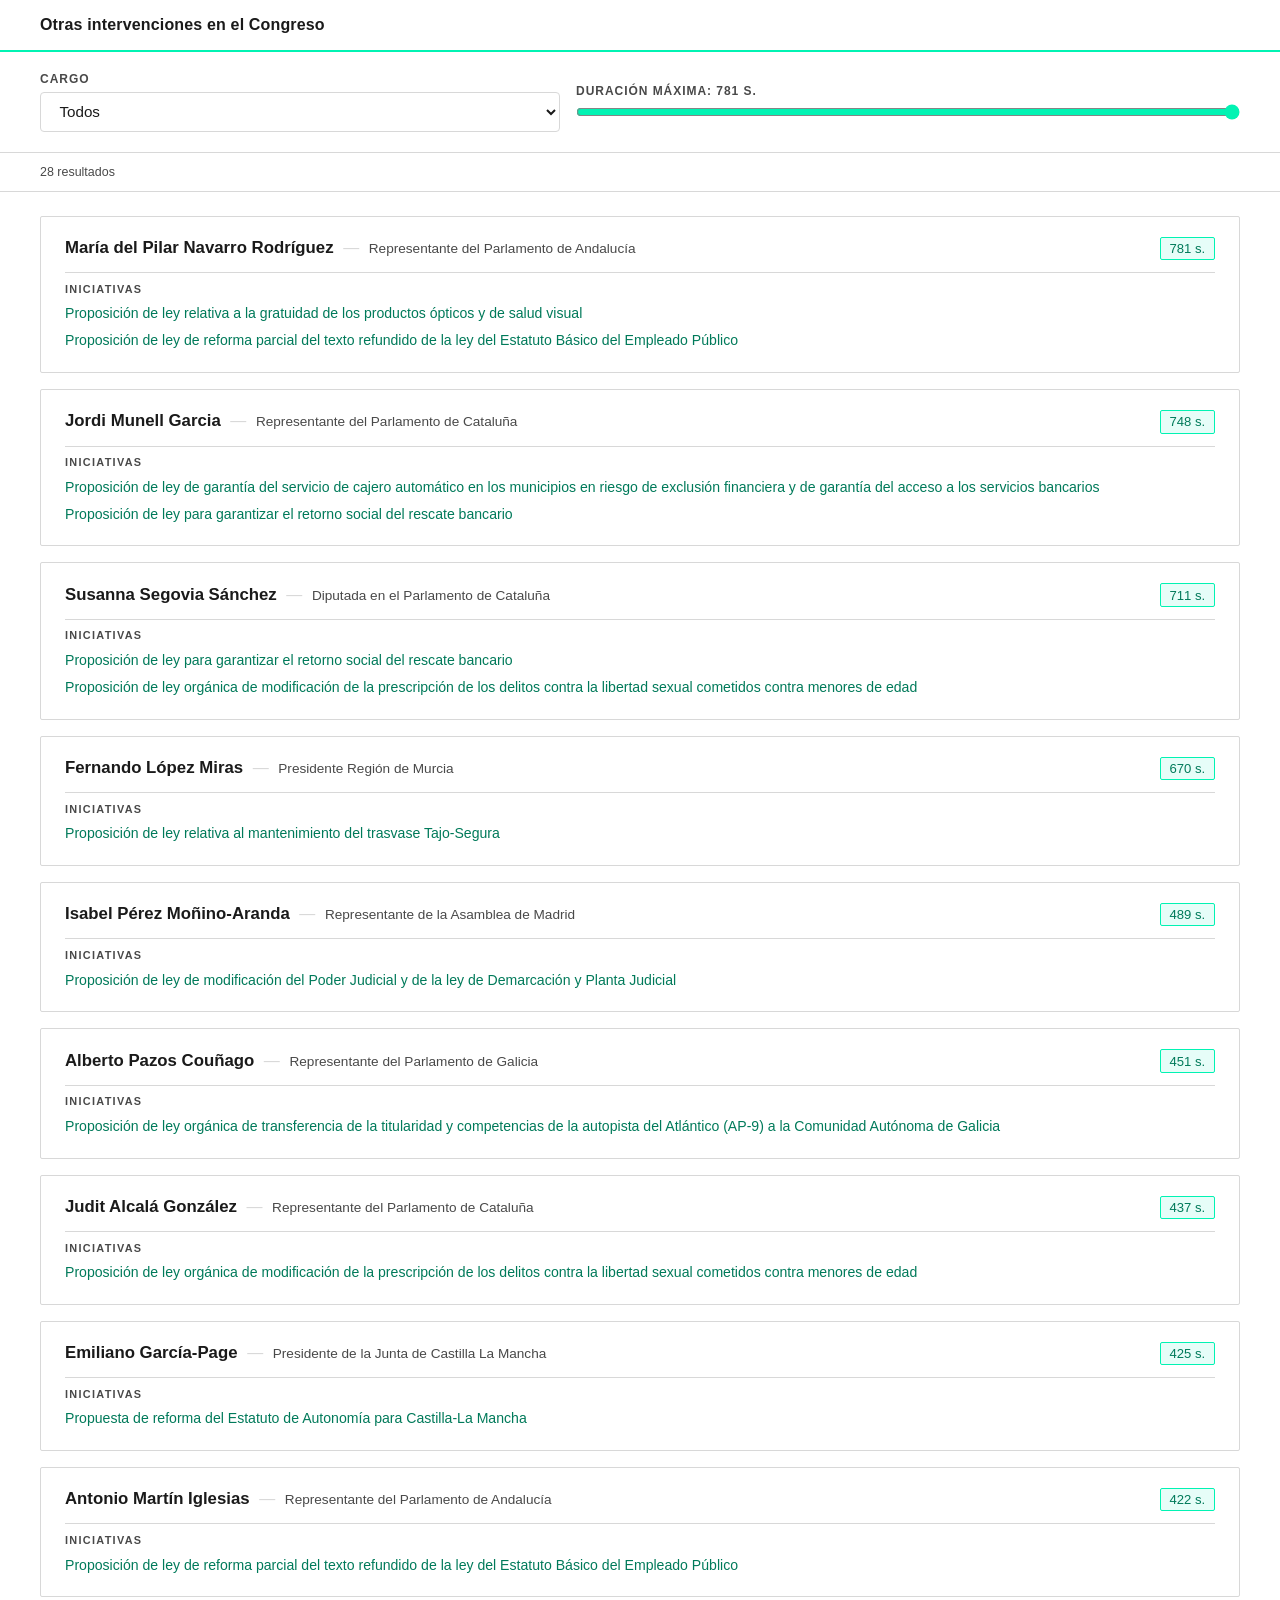
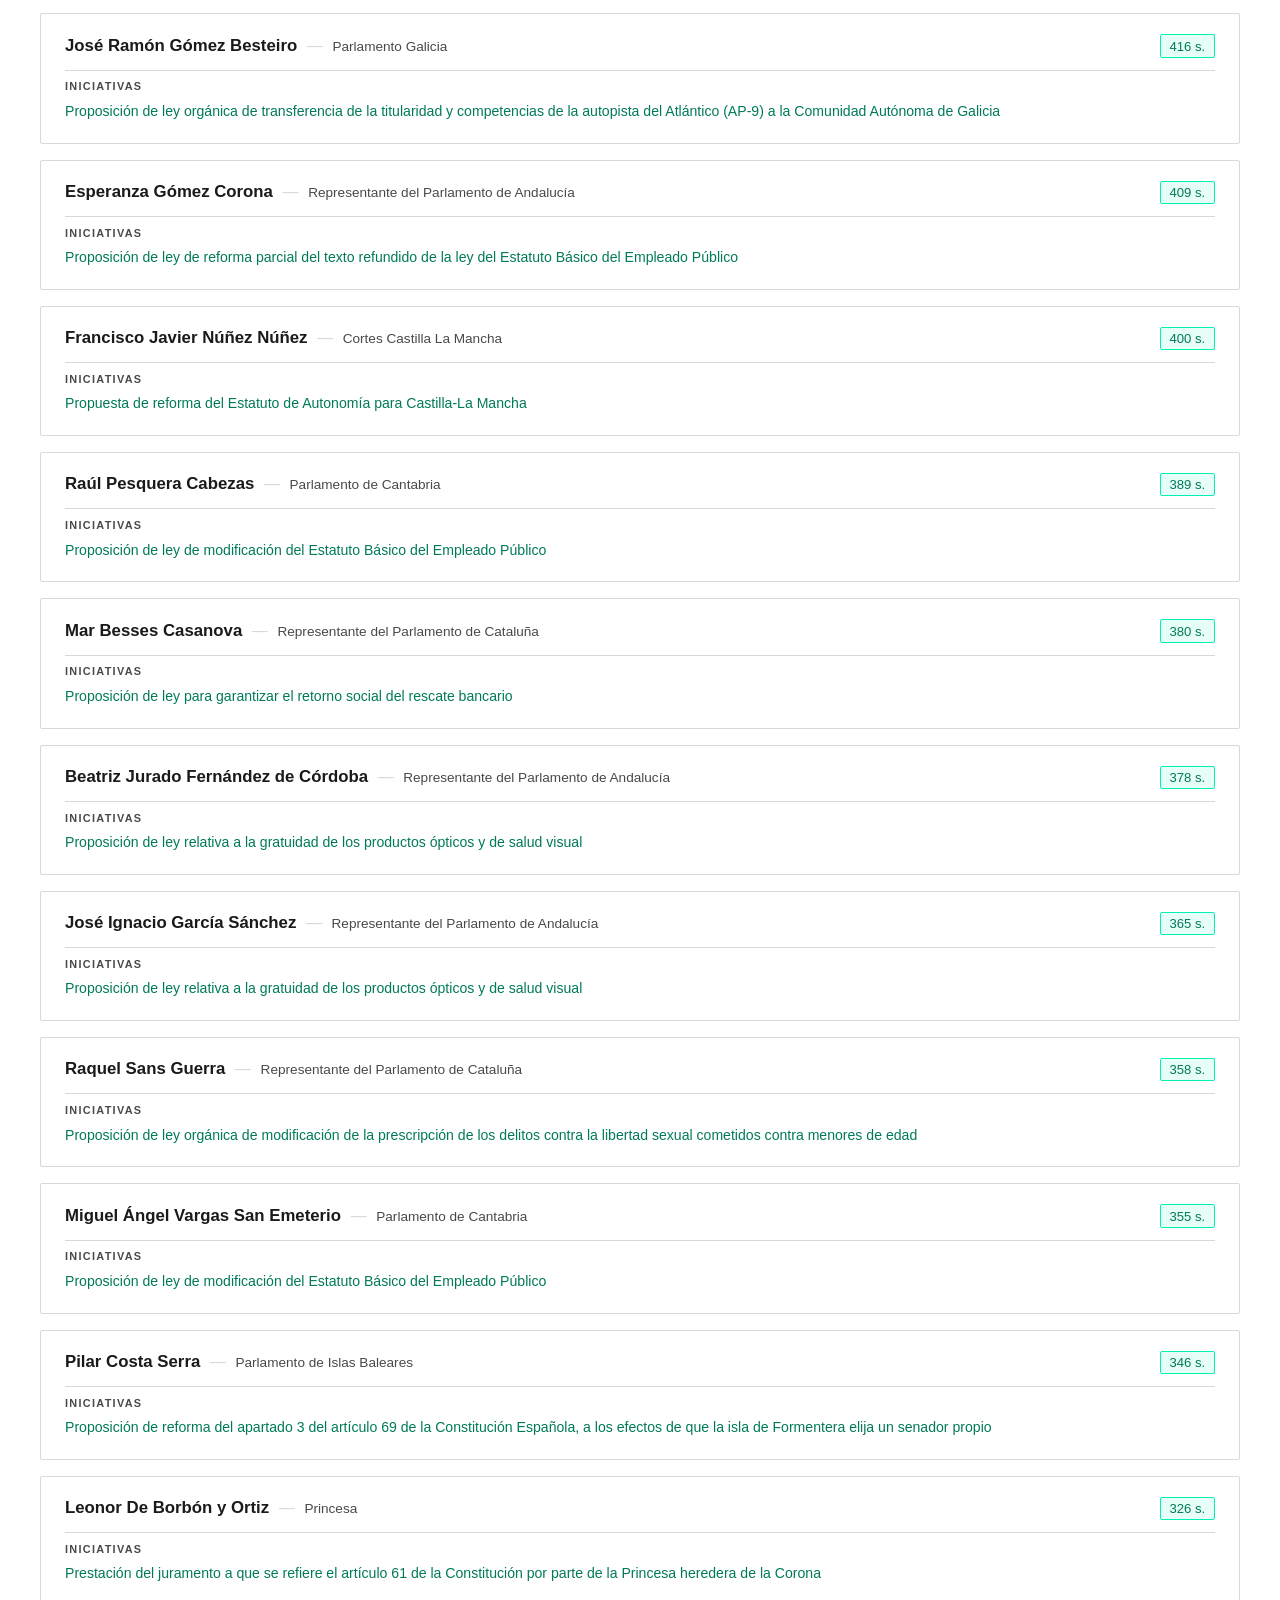
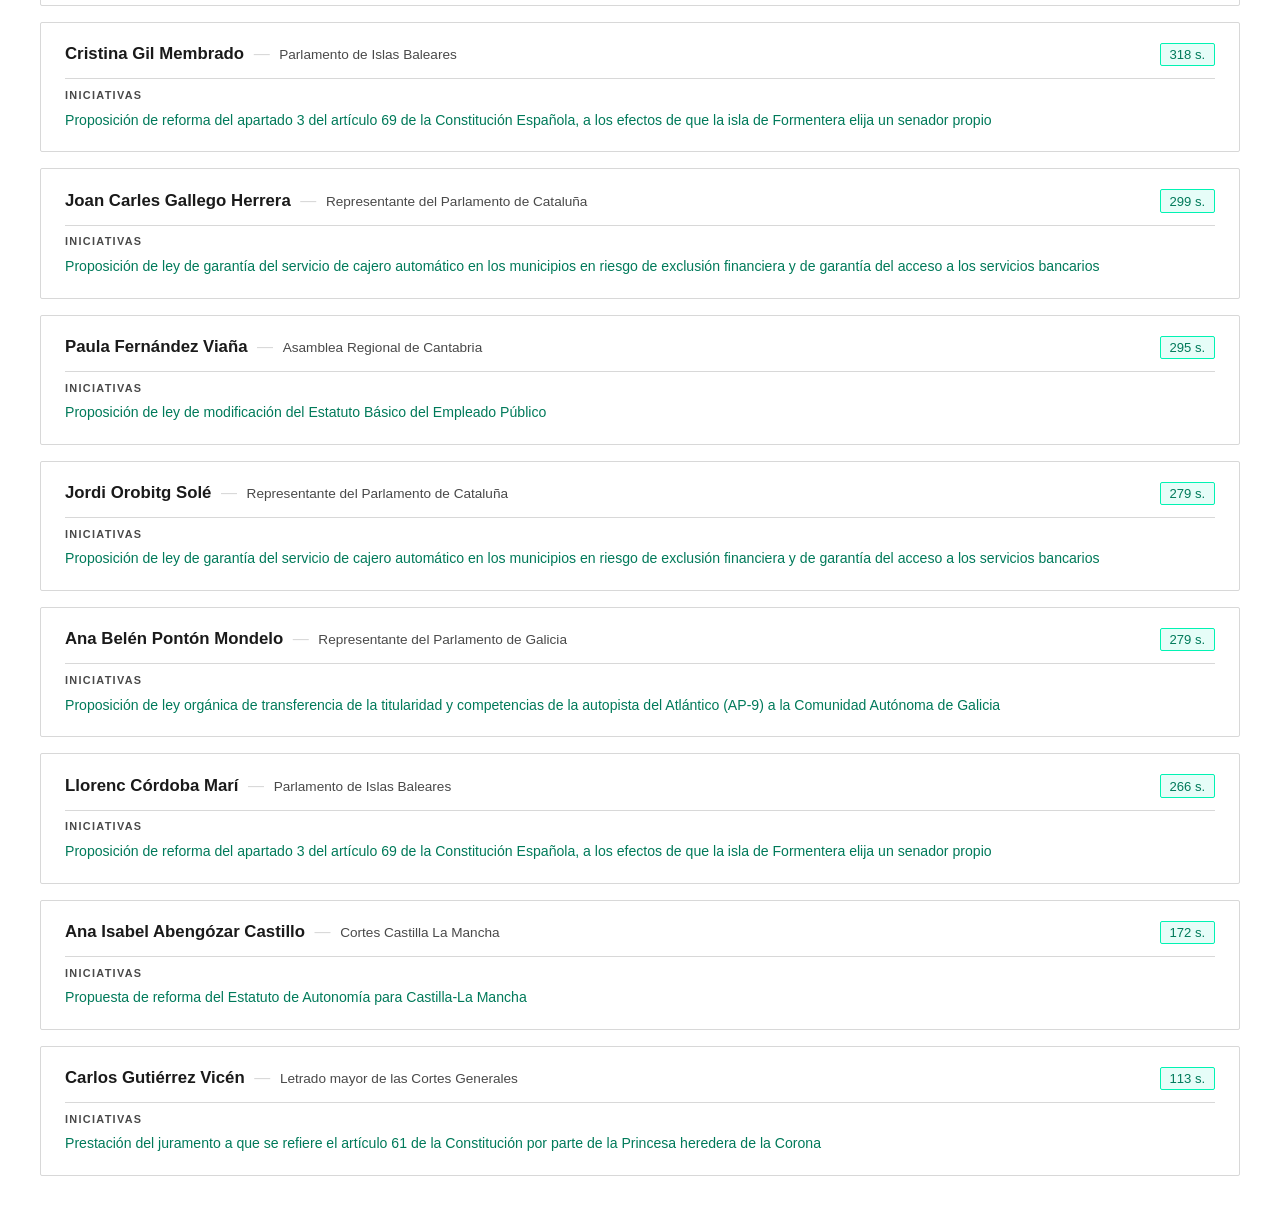
<file: visualizaciones/buscador-intervenciones-no-diputados.html>
<!DOCTYPE html>
<html lang="es">
<head>
  <meta charset="UTF-8">
  <meta name="viewport" content="width=device-width, initial-scale=1.0">
  <title>Buscador — Intervenciones en el Congreso</title>
  <style>
    :root {
      --bg: #fff;
      --surface: #fff;
      --border: #d8d8d8;
      --ink: #1A1A1A;
      --ink-muted: #494949;
      --accent: #01f3b3;
      --accent-dark: #01f3b3;
      --accent-light: #e6fdf8;
      --mono: 'Helvetica Neue', Helvetica, Arial, sans-serif;
    }

    * { box-sizing: border-box; margin: 0; padding: 0; }

    body {
      background: var(--bg);
      color: var(--ink);
      font-family: 'Helvetica Neue', Helvetica, Arial, sans-serif;
      min-height: 100vh;
    }

    header {
      background: #fff;
      padding: 1rem 2.5rem;
      border-bottom: 2px solid var(--accent);
      display: flex;
      align-items: center;
      gap: 1rem;
    }

    header h1 {
      font-family: 'Helvetica Neue', Helvetica, Arial, sans-serif;
      font-size: 1rem;
      font-weight: 600;
      color: var(--ink);
      letter-spacing: 0.01em;
    }

    .search-bar {
      background: var(--surface);
      border-bottom: 1px solid var(--border);
      padding: 1.25rem 2.5rem;
      display: flex;
      gap: 1rem;
      align-items: center;
      position: sticky;
      top: 0;
      z-index: 10;
    }

    .filter-group {
      display: flex;
      flex-direction: column;
      gap: 0.35rem;
    }

    .filter-range { flex: 1; }

    .filter-group label {
      font-size: 0.75rem;
      font-weight: 600;
      letter-spacing: 0.08em;
      text-transform: uppercase;
      color: var(--ink-muted);
      white-space: nowrap;
    }

    .filter-group select {
      min-width: 520px;
      border: 1.5px solid var(--border);
      border-radius: 4px;
      padding: 0.6rem 0.9rem;
      font-family: 'Helvetica Neue', Helvetica, Arial, sans-serif;
      font-size: 0.95rem;
      color: var(--ink);
      background: var(--bg);
      outline: none;
    }

    .filter-group select:focus { border-color: var(--accent); }

    .filter-group input[type="range"] {
      accent-color: var(--accent);
      cursor: pointer;
      width: 100%;
      outline: none;
    }

    .count-bar {
      padding: 0.75rem 2.5rem;
      font-size: 0.78rem;
      color: var(--ink-muted);
      font-family: var(--mono);
      border-bottom: 1px solid var(--border);
    }

    .results {
      padding: 1.5rem 2.5rem 3rem;
      display: flex;
      flex-direction: column;
      gap: 1rem;
    }

    .card {
      background: var(--surface);
      border: 1px solid var(--border);
      border-radius: 2px;
      padding: 1.25rem 1.5rem;
      transition: box-shadow 0.15s;
    }

    .card:hover {
      box-shadow: 0 3px 14px rgba(27,58,107,0.1);
    }

    .card-header {
      display: flex;
      align-items: baseline;
      gap: 0.6rem;
      flex-wrap: wrap;
      margin-bottom: 0.75rem;
    }

    .card-name {
      font-size: 1.05rem;
      font-weight: 600;
      color: var(--ink);
    }

    .card-sep {
      color: var(--border);
      font-size: 1rem;
    }

    .card-cargo {
      font-size: 0.85rem;
      color: var(--ink-muted);
      font-weight: 500;
    }

    .card-segundos {
      margin-left: auto;
      font-family: 'Helvetica Neue', Helvetica, Arial, sans-serif;
      font-size: 0.82rem;
      background: var(--accent-light);
      color: #007a5a;
      border: 1px solid var(--accent);
      border-radius: 2px;
      padding: 0.2rem 0.55rem;
      white-space: nowrap;
    }

    .card-iniciativas {
      padding-top: 0.6rem;
      border-top: 1px solid var(--border);
      display: flex;
      flex-direction: column;
      gap: 0.4rem;
    }

    .card-iniciativas-label {
      font-size: 0.68rem;
      letter-spacing: 0.12em;
      text-transform: uppercase;
      color: var(--ink-muted);
      font-weight: 600;
      margin-bottom: 0.2rem;
    }

    .card-iniciativas a {
      font-size: 0.88rem;
      color: #007a5a;
      text-decoration: none;
      line-height: 1.4;
      border-bottom: 1px solid transparent;
      transition: border-color 0.15s, color 0.15s;
    }

    .card-iniciativas a:hover {
      border-bottom-color: var(--accent);
      color: #01f3b3;
    }

    .no-results {
      text-align: center;
      padding: 3rem;
      color: var(--ink-muted);
      font-size: 0.95rem;
    }

    mark {
      background: #ffe58a;
      border-radius: 2px;
      padding: 0 2px;
    }

    @media (max-width: 640px) {
      header, .search-bar, .count-bar, .results { padding-left: 1rem; padding-right: 1rem; }
      .search-bar { flex-wrap: wrap; }
      .filter-group { width: 100%; }
      .filter-group select { min-width: 0; width: 100%; }
      .card-segundos { margin-left: 0; }
    }
  </style>
</head>
<body>

<header>
  <h1>Otras intervenciones en el Congreso</h1>
</header>

<div class="search-bar">
  <div class="filter-group">
    <label for="cargo">Cargo</label>
    <select id="cargo">
      <option value="">Todos</option>
    </select>
  </div>
  <div class="filter-group filter-range">
    <label for="dur">Duración máxima: <span id="durVal"></span></label>
    <input id="dur" type="range">
  </div>
</div>

<div class="count-bar" id="count"></div>

<div class="results" id="results"></div>

<script>
const DATA = [
  {
    nombre: "María del Pilar Navarro Rodríguez",
    cargo: "Representante del Parlamento de Andalucía",
    segundos: 781,
    iniciativas: [
      { texto: "Proposición de ley relativa a la gratuidad de los productos ópticos y de salud visual", url: "https://app.congreso.es/AudiovisualCongreso/audiovisualdetalledisponible?codSesion=104&codOrgano=400&fechaSesion=08/04/2025&mp4=mp4&idLegislaturaElegida=15&i=751071" },
      { texto: "Proposición de ley de reforma parcial del texto refundido de la ley del Estatuto Básico del Empleado Público", url: "https://app.congreso.es/AudiovisualCongreso/audiovisualdetalledisponible?codSesion=90&codOrgano=400&fechaSesion=11/02/2025&mp4=mp4&idLegislaturaElegida=15&i=746411" }
    ]
  },
  {
    nombre: "Jordi Munell Garcia",
    cargo: "Representante del Parlamento de Cataluña",
    segundos: 748,
    iniciativas: [
      { texto: "Proposición de ley de garantía del servicio de cajero automático en los municipios en riesgo de exclusión financiera y de garantía del acceso a los servicios bancarios", url: "https://app.congreso.es/AudiovisualCongreso/audiovisualdetalledisponible?codSesion=19&codOrgano=400&fechaSesion=06/02/2024&mp4=mp4&idLegislaturaElegida=15&i=728125" },
      { texto: "Proposición de ley para garantizar el retorno social del rescate bancario", url: "https://app.congreso.es/AudiovisualCongreso/audiovisualdetalledisponible?codSesion=96&codOrgano=400&fechaSesion=11/03/2025&mp4=mp4&idLegislaturaElegida=15&i=749121" }
    ]
  },
  {
    nombre: "Susanna Segovia Sánchez",
    cargo: "Diputada en el Parlamento de Cataluña",
    segundos: 711,
    iniciativas: [
      { texto: "Proposición de ley para garantizar el retorno social del rescate bancario", url: "https://app.congreso.es/AudiovisualCongreso/audiovisualdetalledisponible?codSesion=96&codOrgano=400&fechaSesion=11/03/2025&mp4=mp4&idLegislaturaElegida=15&i=749121" },
      { texto: "Proposición de ley orgánica de modificación de la prescripción de los delitos contra la libertad sexual cometidos contra menores de edad", url: "https://app.congreso.es/AudiovisualCongreso/audiovisualdetalledisponible?codSesion=74&codOrgano=400&fechaSesion=12/11/2024&mp4=mp4&idLegislaturaElegida=15&i=741656" }
    ]
  },
  {
    nombre: "Fernando López Miras",
    cargo: "Presidente Región de Murcia",
    segundos: 670,
    iniciativas: [
      { texto: "Proposición de ley relativa al mantenimiento del trasvase Tajo-Segura", url: "https://app.congreso.es/AudiovisualCongreso/audiovisualdetalledisponible?codSesion=110&codOrgano=400&fechaSesion=13/05/2025&mp4=mp4&idLegislaturaElegida=15&i=752707" }
    ]
  },
  {
    nombre: "Isabel Pérez Moñino-Aranda",
    cargo: "Representante de la Asamblea de Madrid",
    segundos: 489,
    iniciativas: [
      { texto: "Proposición de ley de modificación del Poder Judicial y de la ley de Demarcación y Planta Judicial", url: "https://app.congreso.es/AudiovisualCongreso/audiovisualdetalledisponible?codSesion=27&codOrgano=400&fechaSesion=12/03/2024&mp4=mp4&idLegislaturaElegida=15&i=729707" }
    ]
  },
  {
    nombre: "Alberto Pazos Couñago",
    cargo: "Representante del Parlamento de Galicia",
    segundos: 451,
    iniciativas: [
      { texto: "Proposición de ley orgánica de transferencia de la titularidad y competencias de la autopista del Atlántico (AP-9) a la Comunidad Autónoma de Galicia", url: "https://app.congreso.es/AudiovisualCongreso/audiovisualdetalledisponible?codSesion=44&codOrgano=400&fechaSesion=11/06/2024&mp4=mp4&idLegislaturaElegida=15&i=734869" }
    ]
  },
  {
    nombre: "Judit Alcalá González",
    cargo: "Representante del Parlamento de Cataluña",
    segundos: 437,
    iniciativas: [
      { texto: "Proposición de ley orgánica de modificación de la prescripción de los delitos contra la libertad sexual cometidos contra menores de edad", url: "https://app.congreso.es/AudiovisualCongreso/audiovisualdetalledisponible?codSesion=74&codOrgano=400&fechaSesion=12/11/2024&mp4=mp4&idLegislaturaElegida=15&i=741656" }
    ]
  },
  {
    nombre: "Emiliano García-Page",
    cargo: "Presidente de la Junta de Castilla La Mancha",
    segundos: 425,
    iniciativas: [
      { texto: "Propuesta de reforma del Estatuto de Autonomía para Castilla-La Mancha", url: "https://app.congreso.es/AudiovisualCongreso/audiovisualdetalledisponible?codSesion=144&codOrgano=400&fechaSesion=11/11/2025&mp4=mp4&idLegislaturaElegida=15&i=762966" }
    ]
  },
  {
    nombre: "Antonio Martín Iglesias",
    cargo: "Representante del Parlamento de Andalucía",
    segundos: 422,
    iniciativas: [
      { texto: "Proposición de ley de reforma parcial del texto refundido de la ley del Estatuto Básico del Empleado Público", url: "https://app.congreso.es/AudiovisualCongreso/audiovisualdetalledisponible?codSesion=90&codOrgano=400&fechaSesion=11/02/2025&mp4=mp4&idLegislaturaElegida=15&i=746411" }
    ]
  },
  {
    nombre: "José Ramón Gómez Besteiro",
    cargo: "Parlamento Galicia",
    segundos: 416,
    iniciativas: [
      { texto: "Proposición de ley orgánica de transferencia de la titularidad y competencias de la autopista del Atlántico (AP-9) a la Comunidad Autónoma de Galicia", url: "https://app.congreso.es/AudiovisualCongreso/audiovisualdetalledisponible?codSesion=44&codOrgano=400&fechaSesion=11/06/2024&mp4=mp4&idLegislaturaElegida=15&i=734869" }
    ]
  },
  {
    nombre: "Esperanza Gómez Corona",
    cargo: "Representante del Parlamento de Andalucía",
    segundos: 409,
    iniciativas: [
      { texto: "Proposición de ley de reforma parcial del texto refundido de la ley del Estatuto Básico del Empleado Público", url: "https://app.congreso.es/AudiovisualCongreso/audiovisualdetalledisponible?codSesion=90&codOrgano=400&fechaSesion=11/02/2025&mp4=mp4&idLegislaturaElegida=15&i=746411" }
    ]
  },
  {
    nombre: "Francisco Javier Núñez Núñez",
    cargo: "Cortes Castilla La Mancha",
    segundos: 400,
    iniciativas: [
      { texto: "Propuesta de reforma del Estatuto de Autonomía para Castilla-La Mancha", url: "https://app.congreso.es/AudiovisualCongreso/audiovisualdetalledisponible?codSesion=144&codOrgano=400&fechaSesion=11/11/2025&mp4=mp4&idLegislaturaElegida=15&i=762966" }
    ]
  },
  {
    nombre: "Raúl Pesquera Cabezas",
    cargo: "Parlamento de Cantabria",
    segundos: 389,
    iniciativas: [
      { texto: "Proposición de ley de modificación del Estatuto Básico del Empleado Público", url: "https://app.congreso.es/AudiovisualCongreso/audiovisualdetalledisponible?codSesion=152&codOrgano=400&fechaSesion=09/12/2025&mp4=mp4&idLegislaturaElegida=15&i=765716" }
    ]
  },
  {
    nombre: "Mar Besses Casanova",
    cargo: "Representante del Parlamento de Cataluña",
    segundos: 380,
    iniciativas: [
      { texto: "Proposición de ley para garantizar el retorno social del rescate bancario", url: "https://app.congreso.es/AudiovisualCongreso/audiovisualdetalledisponible?codSesion=96&codOrgano=400&fechaSesion=11/03/2025&mp4=mp4&idLegislaturaElegida=15&i=749121" }
    ]
  },
  {
    nombre: "Beatriz Jurado Fernández de Córdoba",
    cargo: "Representante del Parlamento de Andalucía",
    segundos: 378,
    iniciativas: [
      { texto: "Proposición de ley relativa a la gratuidad de los productos ópticos y de salud visual", url: "https://app.congreso.es/AudiovisualCongreso/audiovisualdetalledisponible?codSesion=104&codOrgano=400&fechaSesion=08/04/2025&mp4=mp4&idLegislaturaElegida=15&i=751071" }
    ]
  },
  {
    nombre: "José Ignacio García Sánchez",
    cargo: "Representante del Parlamento de Andalucía",
    segundos: 365,
    iniciativas: [
      { texto: "Proposición de ley relativa a la gratuidad de los productos ópticos y de salud visual", url: "https://app.congreso.es/AudiovisualCongreso/audiovisualdetalledisponible?codSesion=104&codOrgano=400&fechaSesion=08/04/2025&mp4=mp4&idLegislaturaElegida=15&i=751071" }
    ]
  },
  {
    nombre: "Raquel Sans Guerra",
    cargo: "Representante del Parlamento de Cataluña",
    segundos: 358,
    iniciativas: [
      { texto: "Proposición de ley orgánica de modificación de la prescripción de los delitos contra la libertad sexual cometidos contra menores de edad", url: "https://app.congreso.es/AudiovisualCongreso/audiovisualdetalledisponible?codSesion=74&codOrgano=400&fechaSesion=12/11/2024&mp4=mp4&idLegislaturaElegida=15&i=741656" }
    ]
  },
  {
    nombre: "Miguel Ángel Vargas San Emeterio",
    cargo: "Parlamento de Cantabria",
    segundos: 355,
    iniciativas: [
      { texto: "Proposición de ley de modificación del Estatuto Básico del Empleado Público", url: "https://app.congreso.es/AudiovisualCongreso/audiovisualdetalledisponible?codSesion=152&codOrgano=400&fechaSesion=09/12/2025&mp4=mp4&idLegislaturaElegida=15&i=765716" }
    ]
  },
  {
    nombre: "Pilar Costa Serra",
    cargo: "Parlamento de Islas Baleares",
    segundos: 346,
    iniciativas: [
      { texto: "Proposición de reforma del apartado 3 del artículo 69 de la Constitución Española, a los efectos de que la isla de Formentera elija un senador propio", url: "https://app.congreso.es/AudiovisualCongreso/audiovisualdetalledisponible?codSesion=169&codOrgano=400&fechaSesion=26/03/2026&mp4=mp4&idLegislaturaElegida=15&i=770604" }
    ]
  },
  {
    nombre: "Leonor De Borbón y Ortiz",
    cargo: "Princesa",
    segundos: 326,
    iniciativas: [
      { texto: "Prestación del juramento a que se refiere el artículo 61 de la Constitución por parte de la Princesa heredera de la Corona", url: "https://app.congreso.es/AudiovisualCongreso/audiovisualdetalledisponible?codSesion=1&codOrgano=10&fechaSesion=31/10/2023&mp4=mp4&idLegislaturaElegida=15&i=725538" }
    ]
  },
  {
    nombre: "Cristina Gil Membrado",
    cargo: "Parlamento de Islas Baleares",
    segundos: 318,
    iniciativas: [
      { texto: "Proposición de reforma del apartado 3 del artículo 69 de la Constitución Española, a los efectos de que la isla de Formentera elija un senador propio", url: "https://app.congreso.es/AudiovisualCongreso/audiovisualdetalledisponible?codSesion=169&codOrgano=400&fechaSesion=26/03/2026&mp4=mp4&idLegislaturaElegida=15&i=770604" }
    ]
  },
  {
    nombre: "Joan Carles Gallego Herrera",
    cargo: "Representante del Parlamento de Cataluña",
    segundos: 299,
    iniciativas: [
      { texto: "Proposición de ley de garantía del servicio de cajero automático en los municipios en riesgo de exclusión financiera y de garantía del acceso a los servicios bancarios", url: "https://app.congreso.es/AudiovisualCongreso/audiovisualdetalledisponible?codSesion=19&codOrgano=400&fechaSesion=06/02/2024&mp4=mp4&idLegislaturaElegida=15&i=728125" }
    ]
  },
  {
    nombre: "Paula Fernández Viaña",
    cargo: "Asamblea Regional de Cantabria",
    segundos: 295,
    iniciativas: [
      { texto: "Proposición de ley de modificación del Estatuto Básico del Empleado Público", url: "https://app.congreso.es/AudiovisualCongreso/audiovisualdetalledisponible?codSesion=152&codOrgano=400&fechaSesion=09/12/2025&mp4=mp4&idLegislaturaElegida=15&i=765716" }
    ]
  },
  {
    nombre: "Jordi Orobitg Solé",
    cargo: "Representante del Parlamento de Cataluña",
    segundos: 279,
    iniciativas: [
      { texto: "Proposición de ley de garantía del servicio de cajero automático en los municipios en riesgo de exclusión financiera y de garantía del acceso a los servicios bancarios", url: "https://app.congreso.es/AudiovisualCongreso/audiovisualdetalledisponible?codSesion=19&codOrgano=400&fechaSesion=06/02/2024&mp4=mp4&idLegislaturaElegida=15&i=728125" }
    ]
  },
  {
    nombre: "Ana Belén Pontón Mondelo",
    cargo: "Representante del Parlamento de Galicia",
    segundos: 279,
    iniciativas: [
      { texto: "Proposición de ley orgánica de transferencia de la titularidad y competencias de la autopista del Atlántico (AP-9) a la Comunidad Autónoma de Galicia", url: "https://app.congreso.es/AudiovisualCongreso/audiovisualdetalledisponible?codSesion=44&codOrgano=400&fechaSesion=11/06/2024&mp4=mp4&idLegislaturaElegida=15&i=734869" }
    ]
  },
  {
    nombre: "Llorenc Córdoba Marí",
    cargo: "Parlamento de Islas Baleares",
    segundos: 266,
    iniciativas: [
      { texto: "Proposición de reforma del apartado 3 del artículo 69 de la Constitución Española, a los efectos de que la isla de Formentera elija un senador propio", url: "https://app.congreso.es/AudiovisualCongreso/audiovisualdetalledisponible?codSesion=169&codOrgano=400&fechaSesion=26/03/2026&mp4=mp4&idLegislaturaElegida=15&i=770604" }
    ]
  },
  {
    nombre: "Ana Isabel Abengózar Castillo",
    cargo: "Cortes Castilla La Mancha",
    segundos: 172,
    iniciativas: [
      { texto: "Propuesta de reforma del Estatuto de Autonomía para Castilla-La Mancha", url: "https://app.congreso.es/AudiovisualCongreso/audiovisualdetalledisponible?codSesion=144&codOrgano=400&fechaSesion=11/11/2025&mp4=mp4&idLegislaturaElegida=15&i=762966" }
    ]
  },
  {
    nombre: "Carlos Gutiérrez Vicén",
    cargo: "Letrado mayor de las Cortes Generales",
    segundos: 113,
    iniciativas: [
      { texto: "Prestación del juramento a que se refiere el artículo 61 de la Constitución por parte de la Princesa heredera de la Corona", url: "https://app.congreso.es/AudiovisualCongreso/audiovisualdetalledisponible?codSesion=1&codOrgano=10&fechaSesion=31/10/2023&mp4=mp4&idLegislaturaElegida=15&i=725538" }
    ]
  }
];

function normalize(str) {
  return str.toLowerCase().normalize("NFD").replace(/[\u0300-\u036f]/g, "");
}

function highlight(text, query) {
  if (!query) return escapeHtml(text);
  const escaped = escapeHtml(text);
  const q = query.replace(/[.*+?^${}()|[\]\\]/g, '\\$&');
  return escaped.replace(new RegExp(q, 'gi'), m => `<mark>${m}</mark>`);
}

function escapeHtml(s) {
  return s.replace(/&/g,'&amp;').replace(/</g,'&lt;').replace(/>/g,'&gt;');
}

function escapeHtml(s) {
  return s.replace(/&/g,'&amp;').replace(/</g,'&lt;').replace(/>/g,'&gt;');
}

const cargoSel = document.getElementById('cargo');
const durInput = document.getElementById('dur');
const durVal = document.getElementById('durVal');

const cargos = [...new Set(DATA.map(p => p.cargo))].sort((a, b) => a.localeCompare(b));
cargos.forEach(c => {
  const opt = document.createElement('option');
  opt.value = c;
  opt.textContent = c;
  cargoSel.appendChild(opt);
});

const maxSeg = Math.max(...DATA.map(p => p.segundos));
durInput.min = 0;
durInput.max = maxSeg;
durInput.value = maxSeg;

function render() {
  const cargo = cargoSel.value;
  const maxDur = Number(durInput.value);
  durVal.textContent = `${maxDur} s.`;

  const filtered = DATA.filter(p =>
    (!cargo || p.cargo === cargo) && p.segundos <= maxDur
  );

  const countEl = document.getElementById('count');
  countEl.textContent = `${filtered.length} resultado${filtered.length !== 1 ? 's' : ''}`;

  const container = document.getElementById('results');

  if (filtered.length === 0) {
    container.innerHTML = `<div class="no-results">No se encontraron resultados</div>`;
    return;
  }

  container.innerHTML = filtered.map(p => `
    <div class="card">
      <div class="card-header">
        <span class="card-name">${escapeHtml(p.nombre)}</span>
        <span class="card-sep">—</span>
        <span class="card-cargo">${escapeHtml(p.cargo)}</span>
        <span class="card-segundos">${p.segundos} s.</span>
      </div>
      <div class="card-iniciativas">
        <div class="card-iniciativas-label">Iniciativas</div>
        ${p.iniciativas.map(i => `<a href="${i.url}" target="_blank" rel="nofollow noopener">${escapeHtml(i.texto)}</a>`).join('')}
      </div>
    </div>
  `).join('');
}

cargoSel.addEventListener('change', render);
durInput.addEventListener('input', render);
render();
</script>
</body>
</html>
</file>
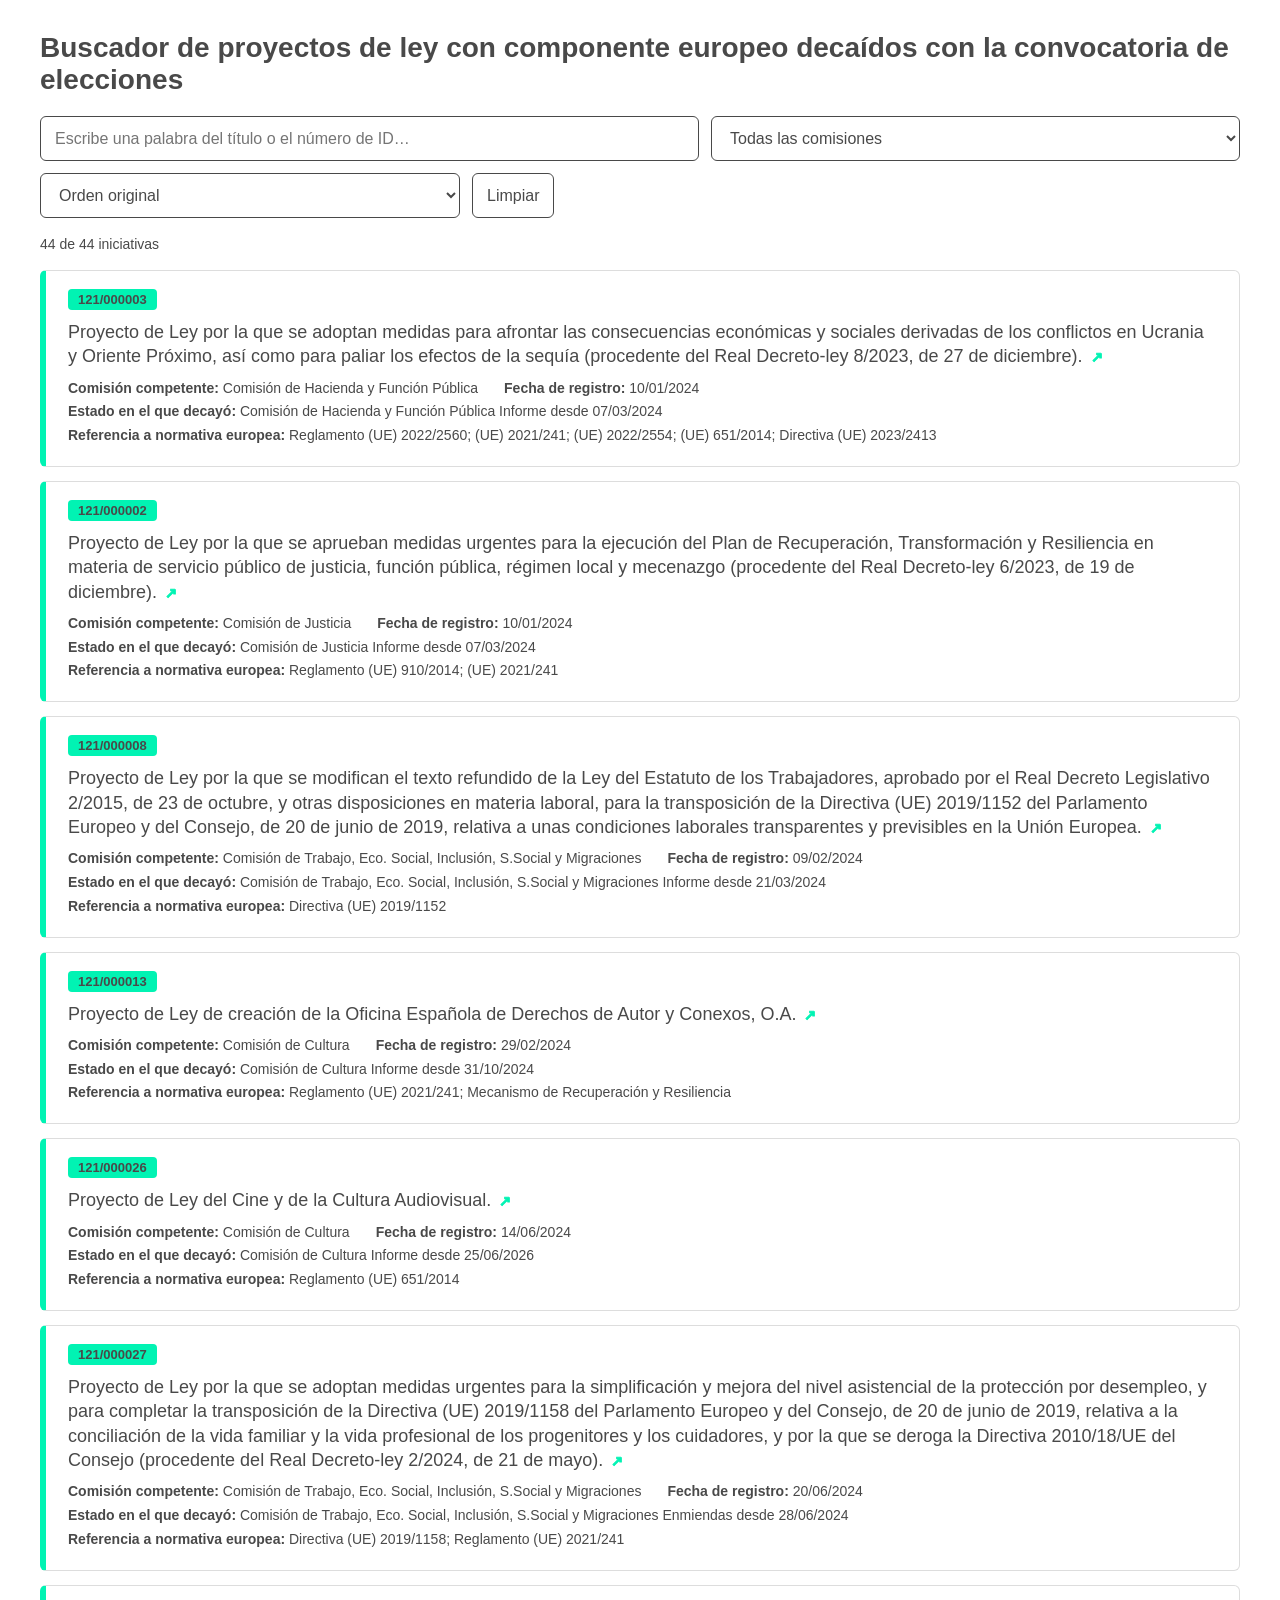
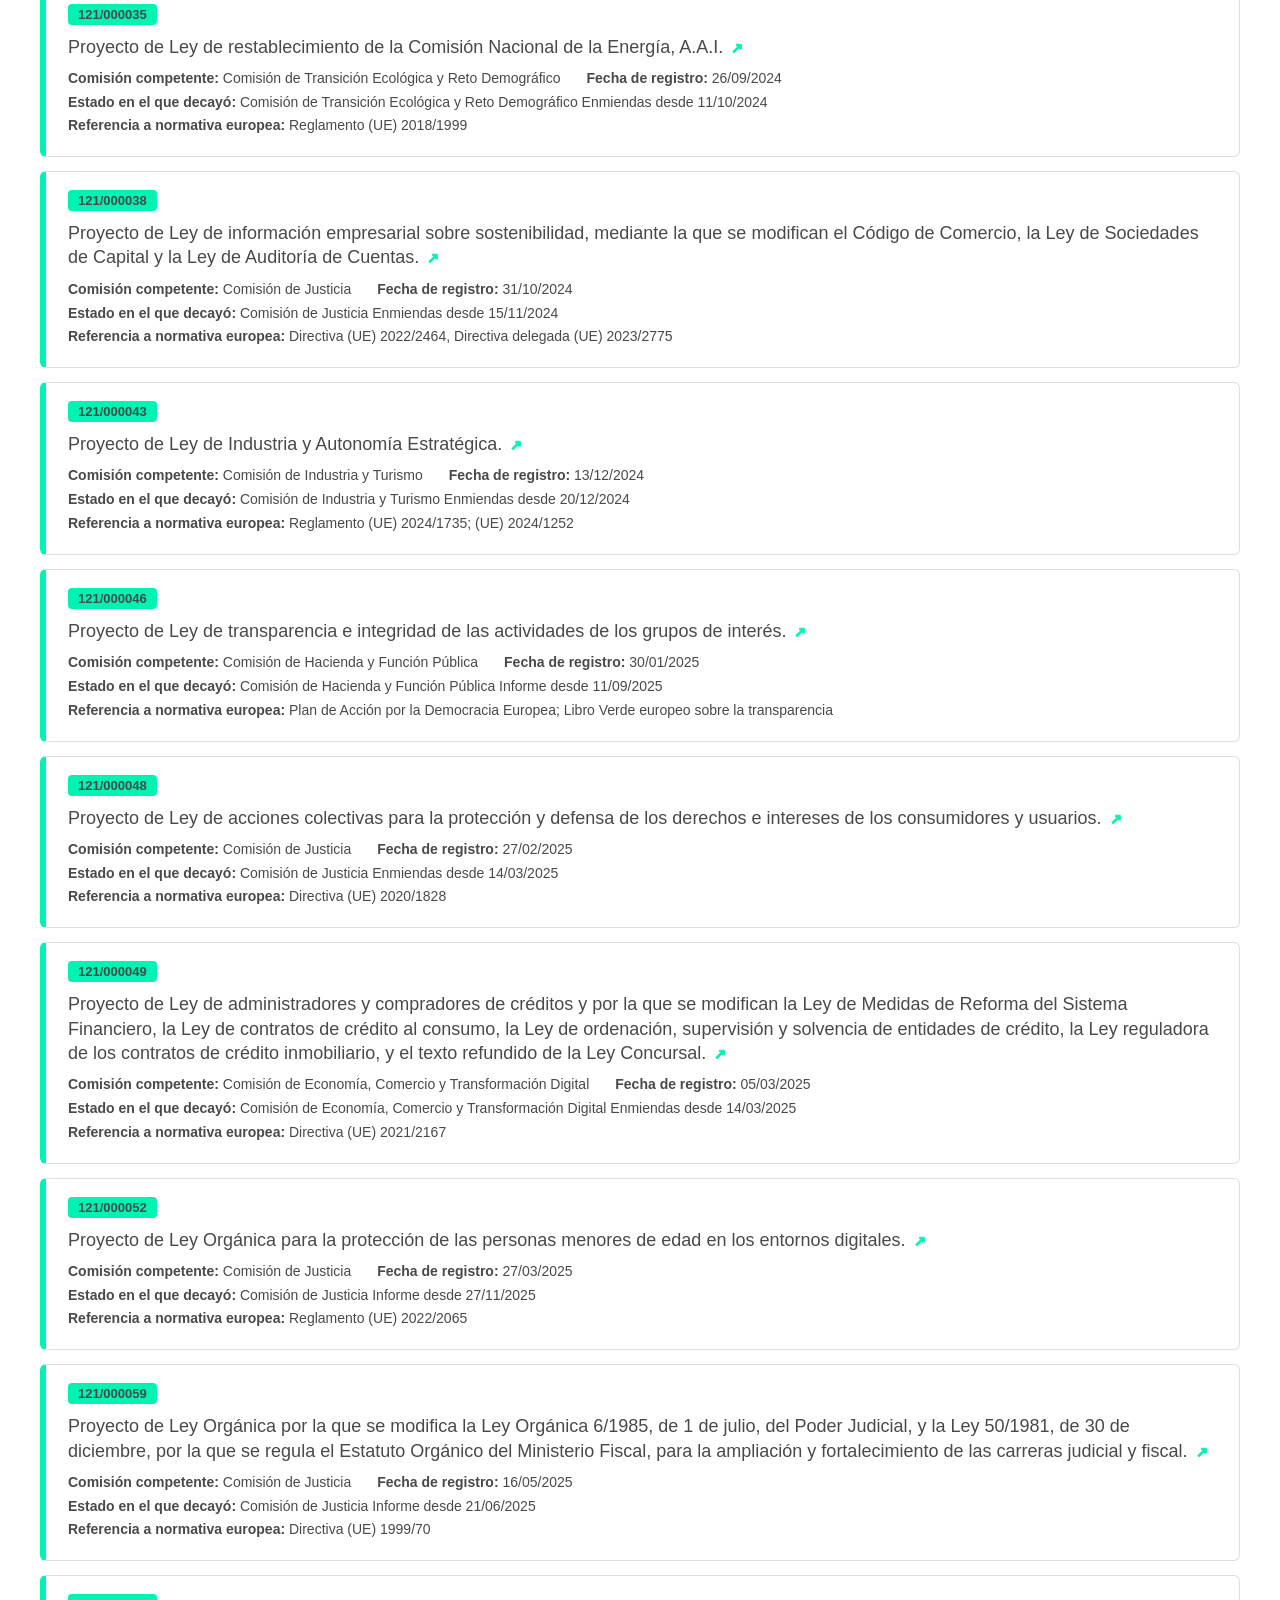
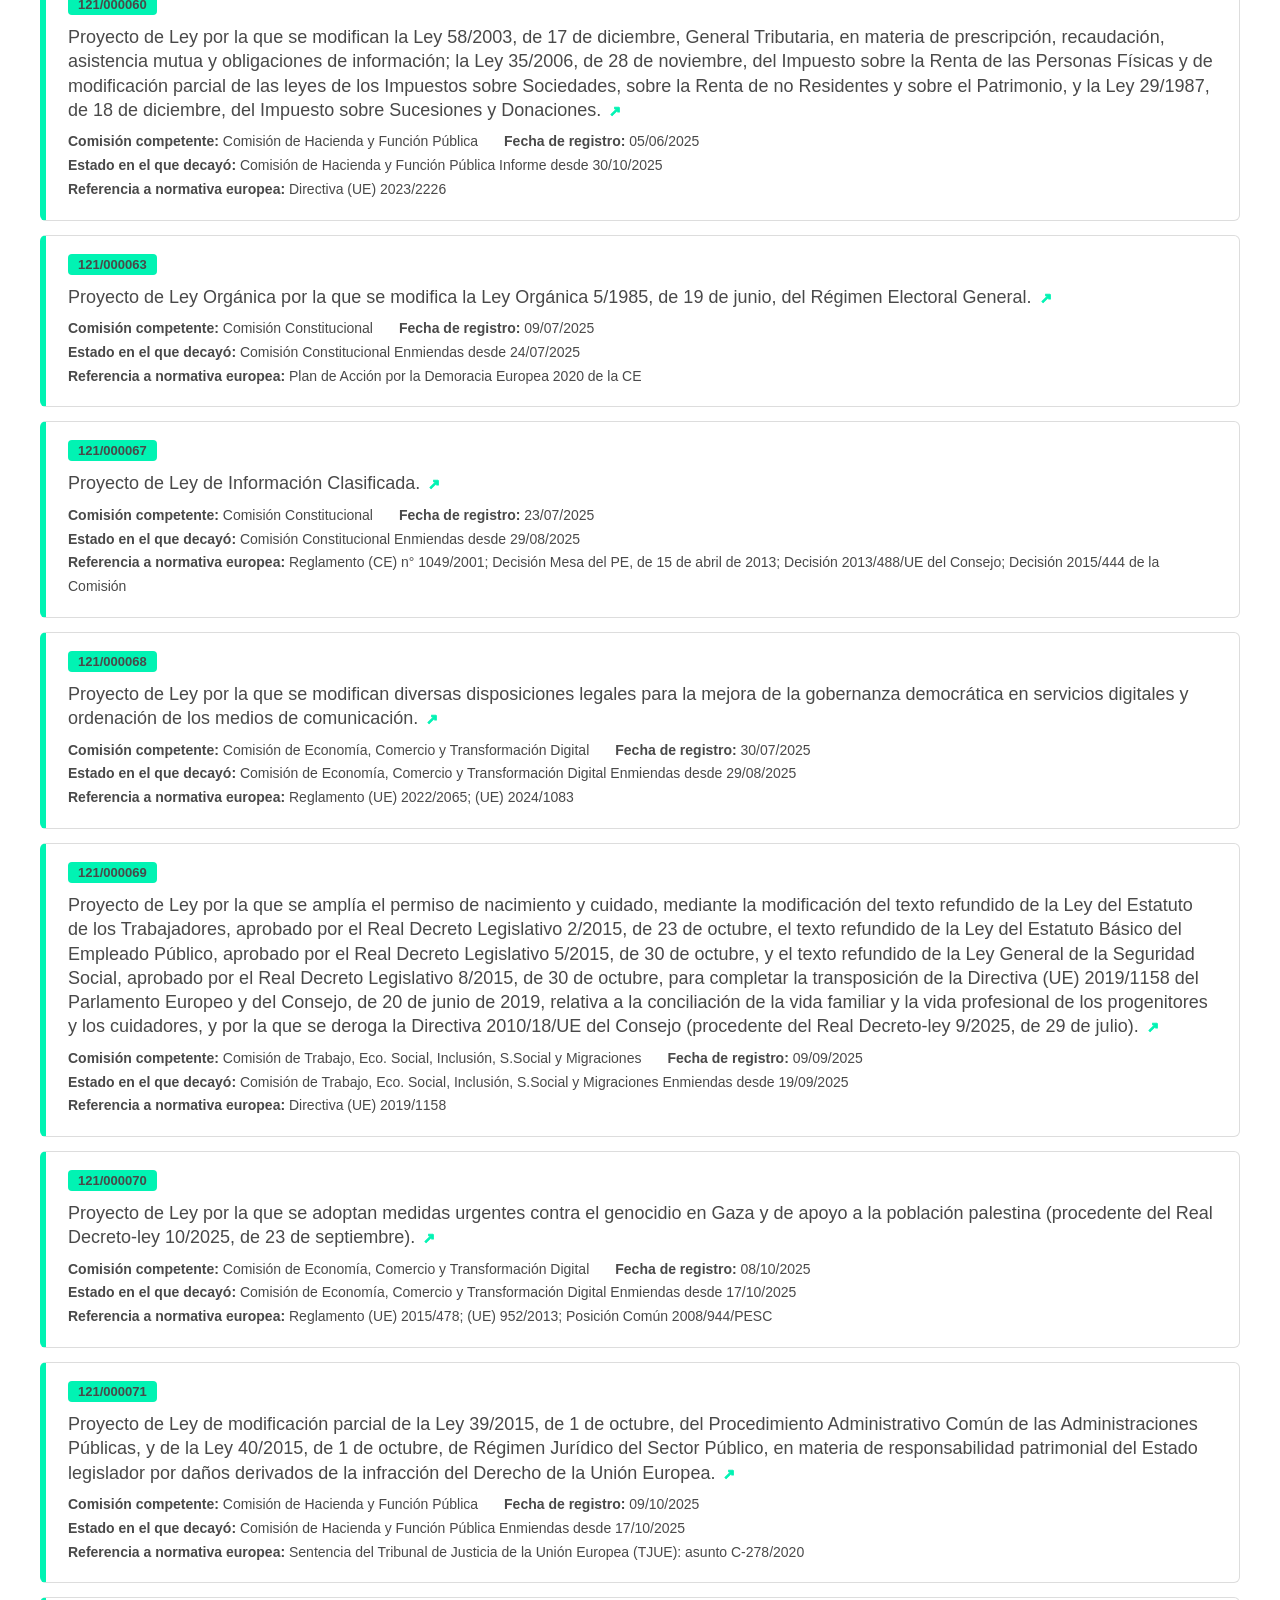
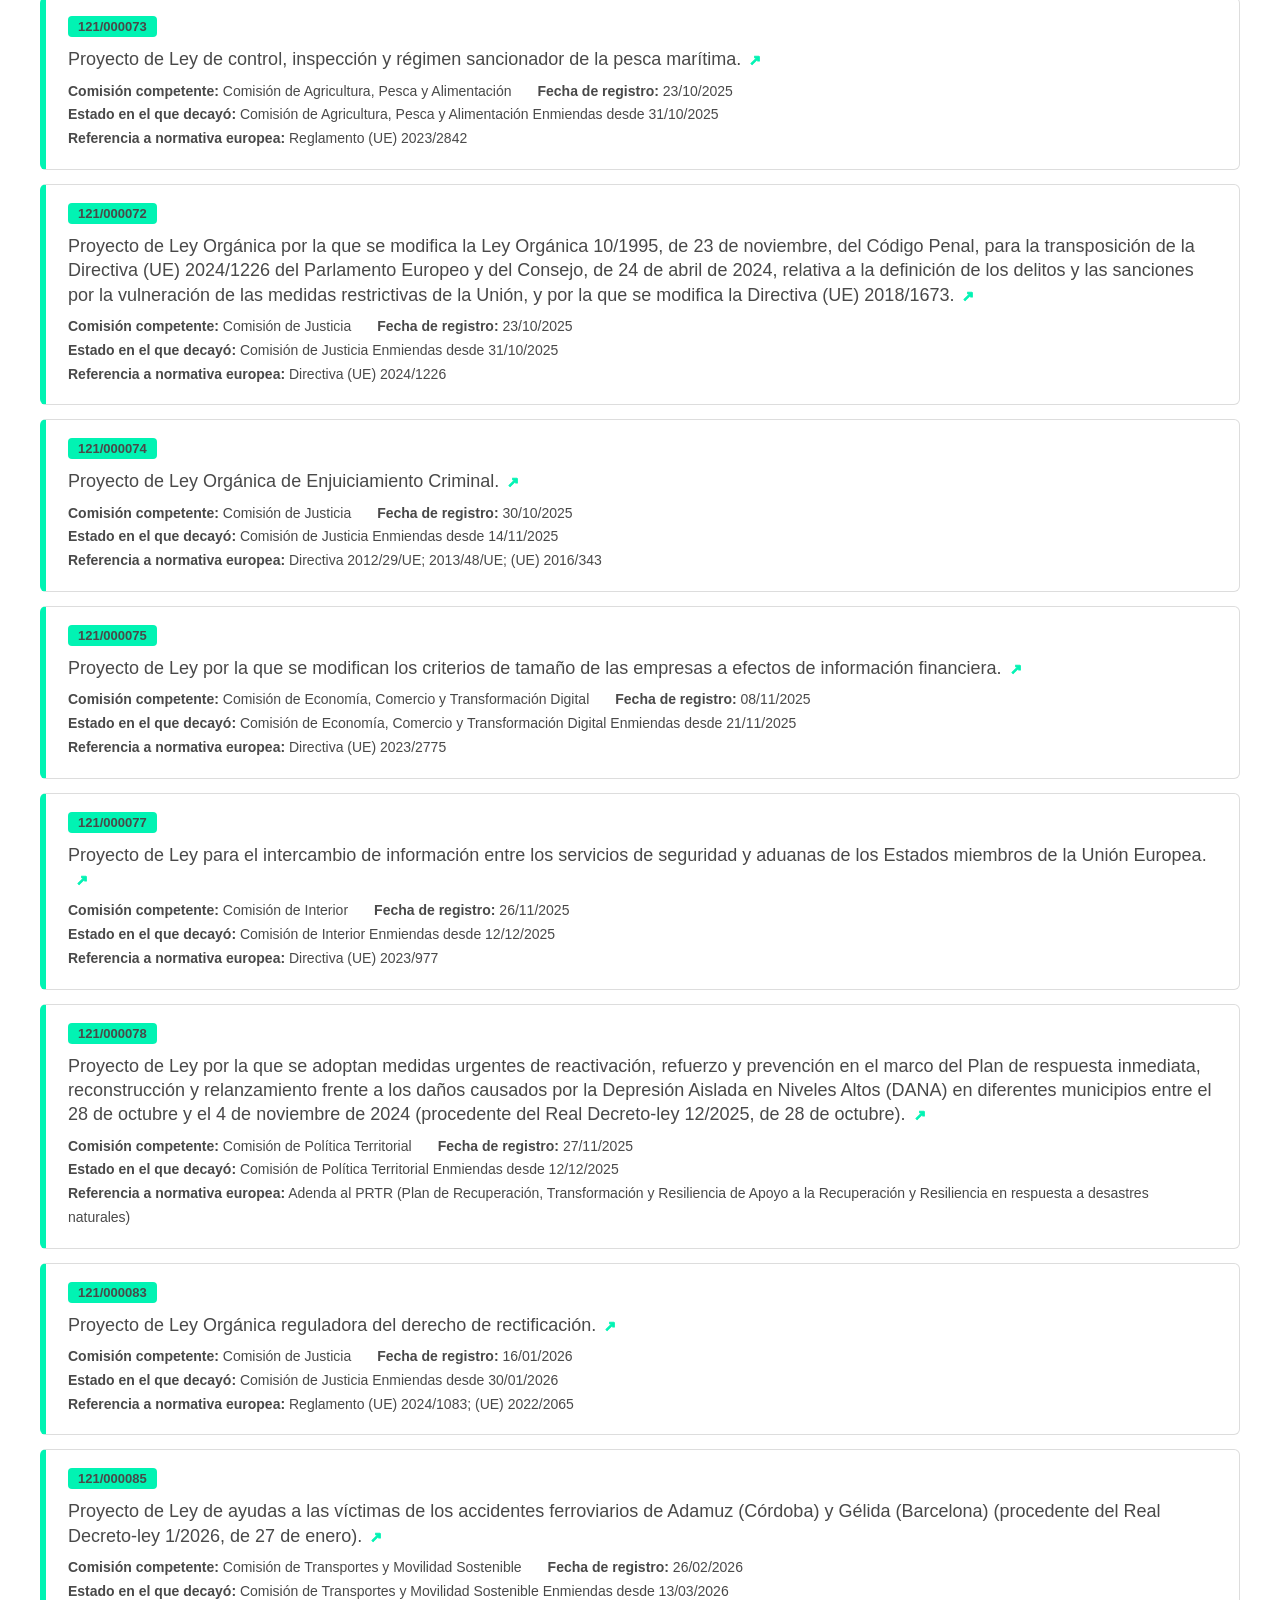
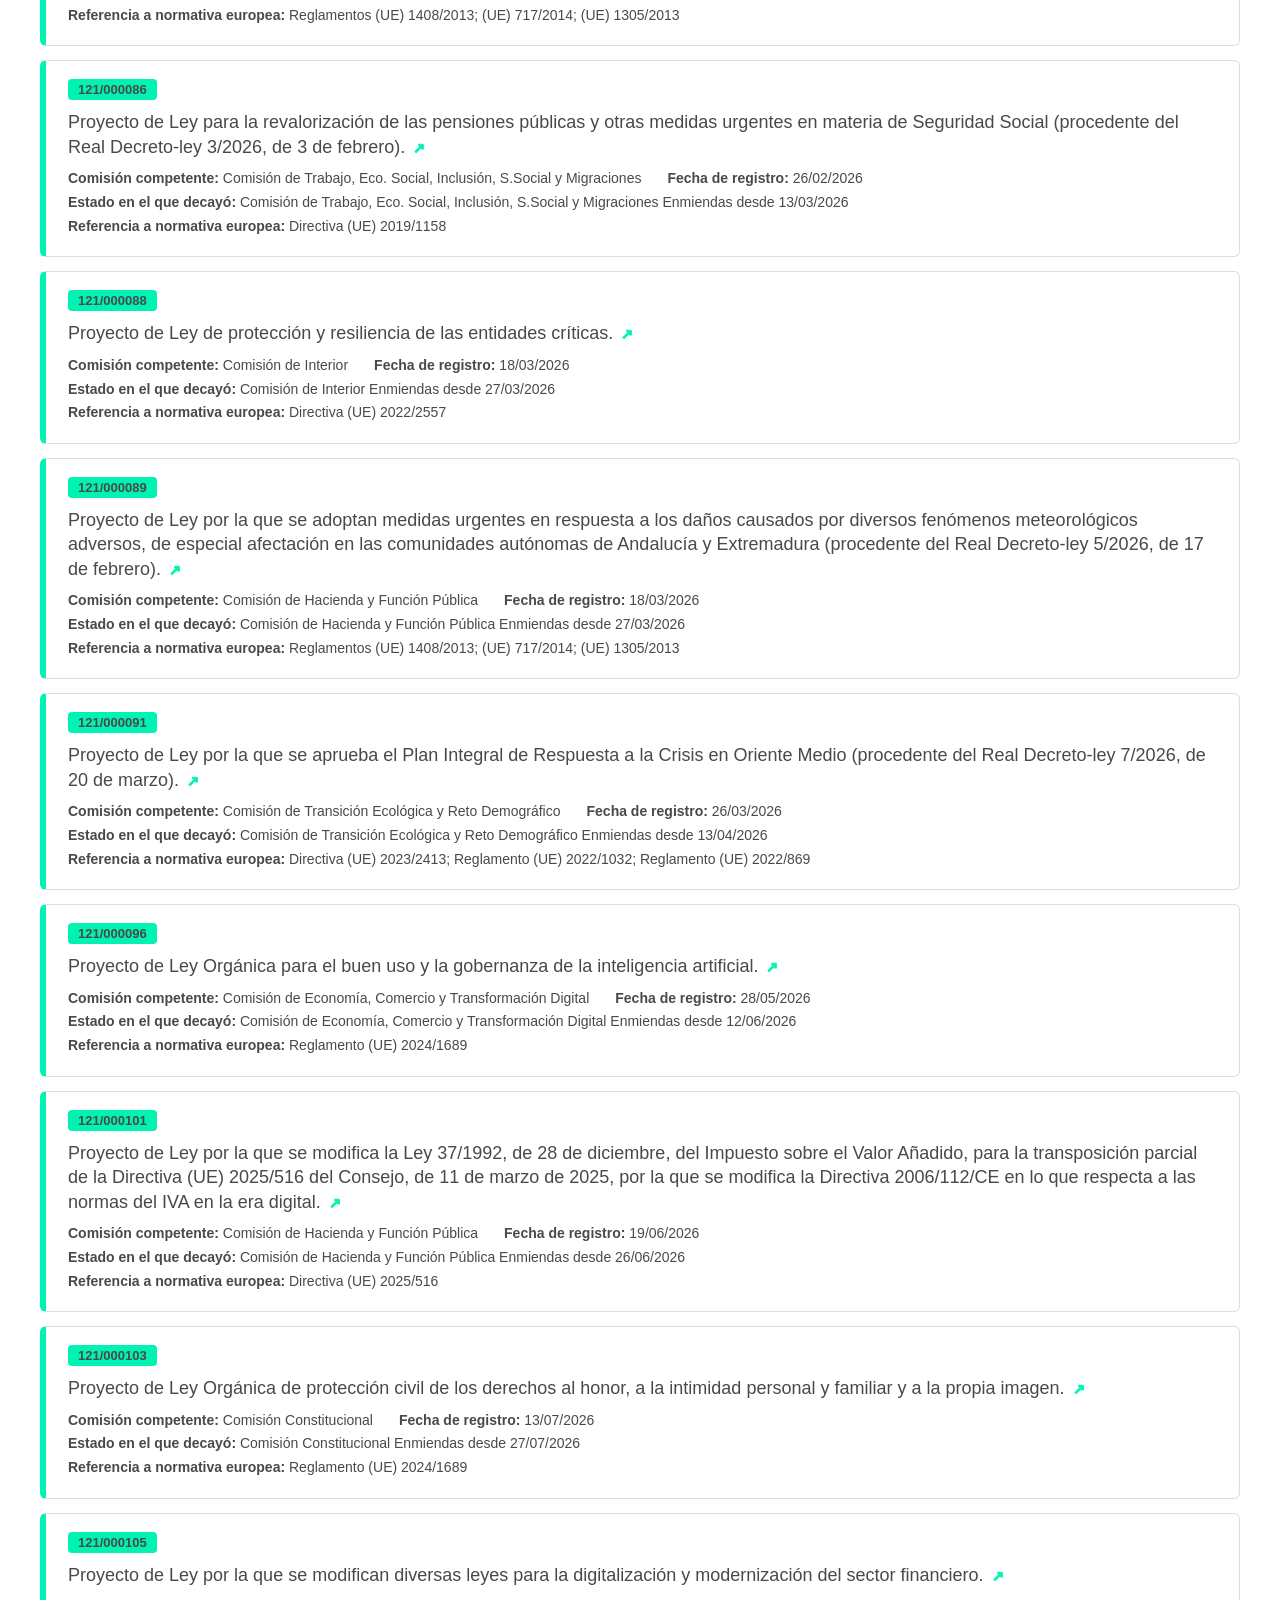
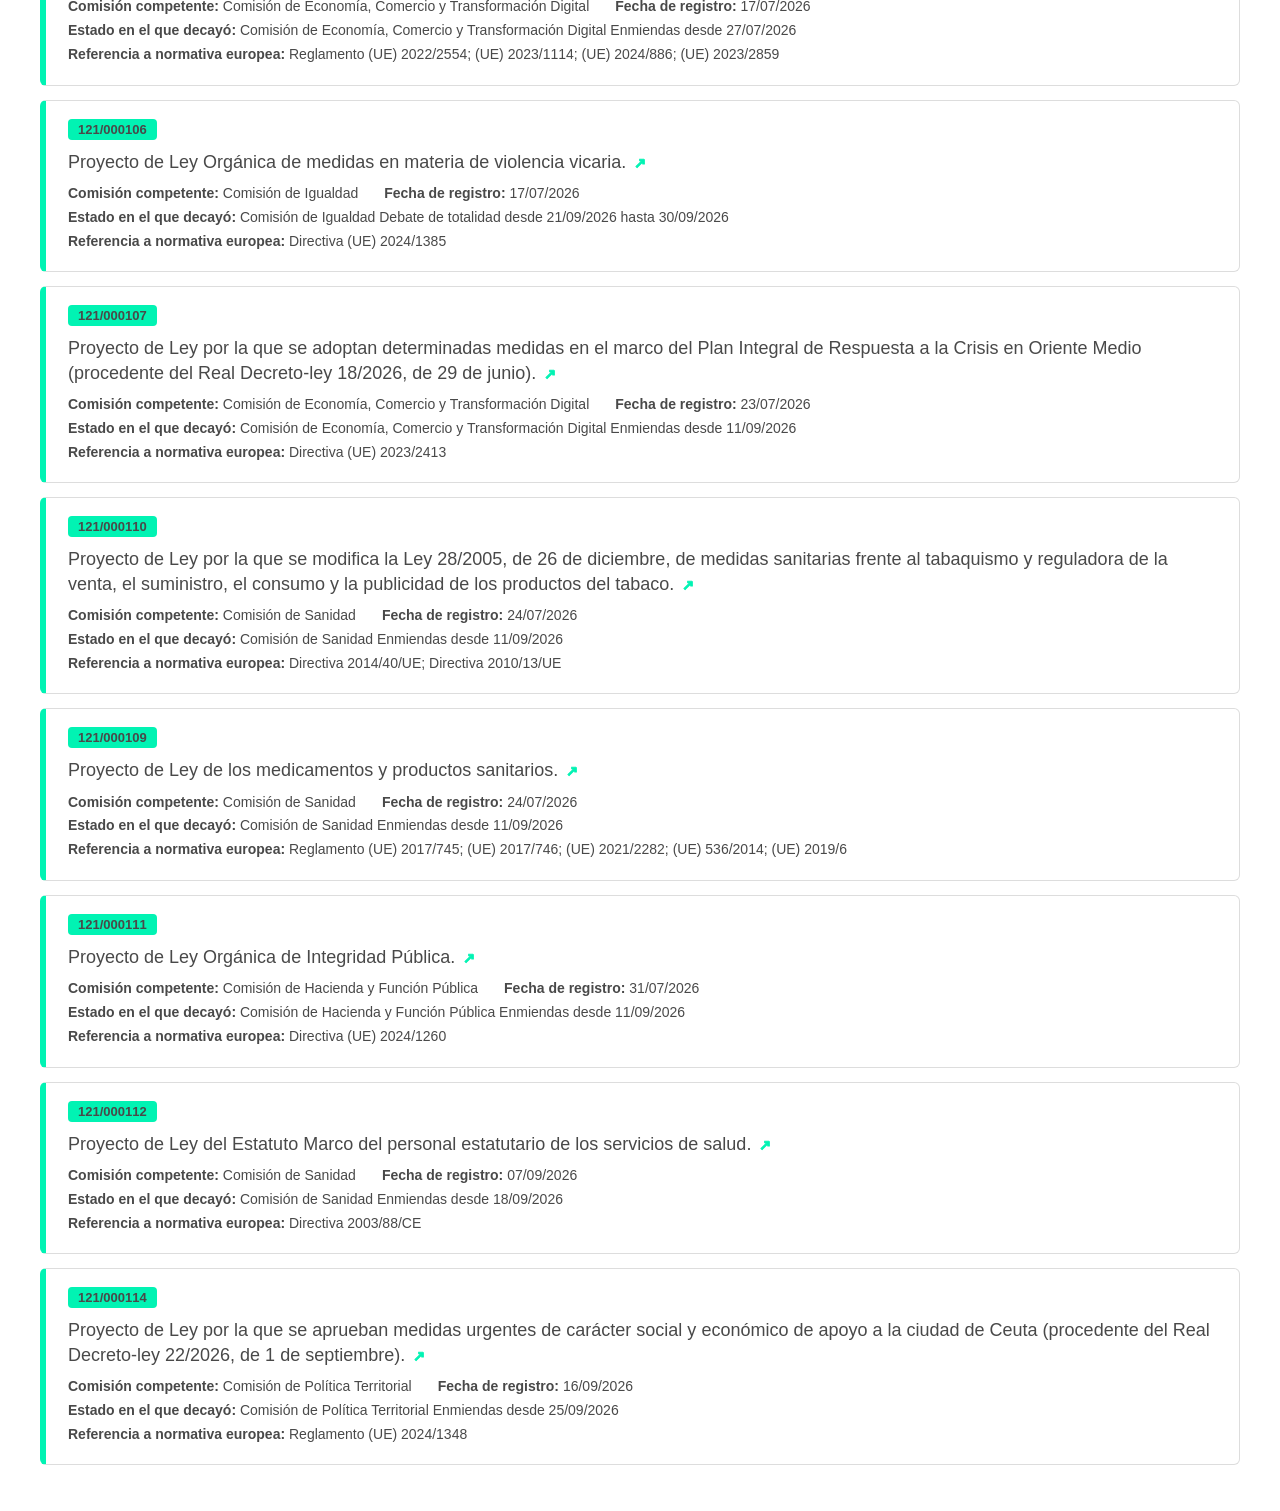
<file: visualizaciones/buscador-leyes-decaidas-ue.html>
<!DOCTYPE html>
<html lang="es">
<head>
<meta charset="utf-8">
<meta name="viewport" content="width=device-width, initial-scale=1, viewport-fit=cover">
<title>Buscador de proyectos de ley con componente europeo decaídos con la convocatoria de elecciones</title>
<style>
:root{--v:#01f3b3;--g:#494949;color-scheme:light;box-sizing:border-box;padding-top:env(safe-area-inset-top,0px);padding-bottom:env(safe-area-inset-bottom,0px)}
*{box-sizing:border-box;font-family:"Helvetica Neue",Helvetica,Arial,sans-serif}
body{margin:0;background:#fff;color:var(--g)}
main{padding:32px 40px}
h1{margin:0 0 20px;font-size:28px;font-weight:700}
.b{display:flex;gap:12px;flex-wrap:wrap}
input,select,button{font-size:16px;color:var(--g);background:#fff;border:1px solid var(--g);border-radius:6px;padding:12px 14px}
input{flex:1 1 360px}select{flex:0 1 420px;max-width:100%}
input:focus,select:focus{outline:none;border-color:var(--v);box-shadow:0 0 0 3px rgba(1,243,179,.35)}
button{cursor:pointer}button:hover{background:var(--v);border-color:var(--v)}
#n{margin:18px 0;font-size:14px}
.c{width:100%;border:1px solid #ddd;border-left:6px solid var(--v);border-radius:6px;padding:18px 22px;margin-bottom:14px}
.c h2{margin:0 0 8px;font-size:18px;font-weight:400;line-height:1.35}
.c h2 a{color:var(--g);text-decoration:none}
.c h2 a:hover{text-decoration:underline;text-decoration-color:var(--v);text-decoration-thickness:3px}
.c h2 a::after{content:"\2197";display:inline-block;margin-left:8px;font-size:.8em;font-weight:700;-webkit-text-stroke:.8px var(--v);color:var(--v);text-decoration:none}
.id{display:inline-block;background:var(--v);color:var(--g);font-weight:700;font-size:13px;padding:3px 10px;border-radius:4px;text-decoration:none;margin-bottom:10px}
.id:hover{text-decoration:underline}
.m{font-size:14px;line-height:1.7}.m span{margin-right:26px;display:inline-block}
.e{padding:40px 0;text-align:center}
</style>
</head>
<body>
<main>
<h1>Buscador de proyectos de ley con componente europeo decaídos con la convocatoria de elecciones</h1>
<div class="b">
<input id="q" type="search" placeholder="Escribe una palabra del título o el número de ID…">
<select id="com"><option value="">Todas las comisiones</option></select>
<select id="ord"><option value="">Orden original</option><option value="desc">Fecha de registro: más reciente primero</option><option value="asc">Fecha de registro: más antigua primero</option></select>
<button id="lim">Limpiar</button>
</div>
<div id="n"></div>
<div id="l"></div>
</main>
<script>
const P=["Comisión de Hacienda y Función Pública","Comisión de Justicia","Comisión de Trabajo, Eco. Social, Inclusión, S.Social y Migraciones","Comisión de Cultura","Comisión de Transición Ecológica y Reto Demográfico","Comisión de Industria y Turismo","Comisión de Economía, Comercio y Transformación Digital","Comisión Constitucional","Comisión de Agricultura, Pesca y Alimentación","Comisión de Interior","Comisión de Política Territorial","Comisión de Transportes y Movilidad Sostenible","Comisión de Sanidad","Comisión de Igualdad"];
const ST={E:"Enmiendas desde ",I:"Informe desde ",M:"Mesa - Calificación desde ",D:"Debate de totalidad desde "};
const R=[
[3,"Proyecto de Ley por la que se adoptan medidas para afrontar las consecuencias económicas y sociales derivadas de los conflictos en Ucrania y Oriente Próximo, así como para paliar los efectos de la sequía (procedente del Real Decreto-ley 8/2023, de 27 de diciembre).",0,"10/01/2024","I07/03/2024"],
[2,"Proyecto de Ley por la que se aprueban medidas urgentes para la ejecución del Plan de Recuperación, Transformación y Resiliencia en materia de servicio público de justicia, función pública, régimen local y mecenazgo (procedente del Real Decreto-ley 6/2023, de 19 de diciembre).",1,"10/01/2024","I07/03/2024"],
[8,"Proyecto de Ley por la que se modifican el texto refundido de la Ley del Estatuto de los Trabajadores, aprobado por el Real Decreto Legislativo 2/2015, de 23 de octubre, y otras disposiciones en materia laboral, para la transposición de la Directiva (UE) 2019/1152 del Parlamento Europeo y del Consejo, de 20 de junio de 2019, relativa a unas condiciones laborales transparentes y previsibles en la Unión Europea.",2,"09/02/2024","I21/03/2024"],
[13,"Proyecto de Ley de creación de la Oficina Española de Derechos de Autor y Conexos, O.A.",3,"29/02/2024","I31/10/2024"],
[26,"Proyecto de Ley del Cine y de la Cultura Audiovisual.",3,"14/06/2024","I25/06/2026"],
[27,"Proyecto de Ley por la que se adoptan medidas urgentes para la simplificación y mejora del nivel asistencial de la protección por desempleo, y para completar la transposición de la Directiva (UE) 2019/1158 del Parlamento Europeo y del Consejo, de 20 de junio de 2019, relativa a la conciliación de la vida familiar y la vida profesional de los progenitores y los cuidadores, y por la que se deroga la Directiva 2010/18/UE del Consejo (procedente del Real Decreto-ley 2/2024, de 21 de mayo).",2,"20/06/2024","E28/06/2024"],
[35,"Proyecto de Ley de restablecimiento de la Comisión Nacional de la Energía, A.A.I.",4,"26/09/2024","E11/10/2024"],
[38,"Proyecto de Ley de información empresarial sobre sostenibilidad, mediante la que se modifican el Código de Comercio, la Ley de Sociedades de Capital y la Ley de Auditoría de Cuentas.",1,"31/10/2024","E15/11/2024"],
[43,"Proyecto de Ley de Industria y Autonomía Estratégica.",5,"13/12/2024","E20/12/2024"],
[46,"Proyecto de Ley de transparencia e integridad de las actividades de los grupos de interés.",0,"30/01/2025","I11/09/2025"],
[48,"Proyecto de Ley de acciones colectivas para la protección y defensa de los derechos e intereses de los consumidores y usuarios.",1,"27/02/2025","E14/03/2025"],
[49,"Proyecto de Ley de administradores y compradores de créditos y por la que se modifican la Ley de Medidas de Reforma del Sistema Financiero, la Ley de contratos de crédito al consumo, la Ley de ordenación, supervisión y solvencia de entidades de crédito, la Ley reguladora de los contratos de crédito inmobiliario, y el texto refundido de la Ley Concursal.",6,"05/03/2025","E14/03/2025"],
[52,"Proyecto de Ley Orgánica para la protección de las personas menores de edad en los entornos digitales.",1,"27/03/2025","I27/11/2025"],
[59,"Proyecto de Ley Orgánica por la que se modifica la Ley Orgánica 6/1985, de 1 de julio, del Poder Judicial, y la Ley 50/1981, de 30 de diciembre, por la que se regula el Estatuto Orgánico del Ministerio Fiscal, para la ampliación y fortalecimiento de las carreras judicial y fiscal.",1,"16/05/2025","I21/06/2025"],
[60,"Proyecto de Ley por la que se modifican la Ley 58/2003, de 17 de diciembre, General Tributaria, en materia de prescripción, recaudación, asistencia mutua y obligaciones de información; la Ley 35/2006, de 28 de noviembre, del Impuesto sobre la Renta de las Personas Físicas y de modificación parcial de las leyes de los Impuestos sobre Sociedades, sobre la Renta de no Residentes y sobre el Patrimonio, y la Ley 29/1987, de 18 de diciembre, del Impuesto sobre Sucesiones y Donaciones.",0,"05/06/2025","I30/10/2025"],
[63,"Proyecto de Ley Orgánica por la que se modifica la Ley Orgánica 5/1985, de 19 de junio, del Régimen Electoral General.",7,"09/07/2025","E24/07/2025"],
[67,"Proyecto de Ley de Información Clasificada.",7,"23/07/2025","E29/08/2025"],
[68,"Proyecto de Ley por la que se modifican diversas disposiciones legales para la mejora de la gobernanza democrática en servicios digitales y ordenación de los medios de comunicación.",6,"30/07/2025","E29/08/2025"],
[69,"Proyecto de Ley por la que se amplía el permiso de nacimiento y cuidado, mediante la modificación del texto refundido de la Ley del Estatuto de los Trabajadores, aprobado por el Real Decreto Legislativo 2/2015, de 23 de octubre, el texto refundido de la Ley del Estatuto Básico del Empleado Público, aprobado por el Real Decreto Legislativo 5/2015, de 30 de octubre, y el texto refundido de la Ley General de la Seguridad Social, aprobado por el Real Decreto Legislativo 8/2015, de 30 de octubre, para completar la transposición de la Directiva (UE) 2019/1158 del Parlamento Europeo y del Consejo, de 20 de junio de 2019, relativa a la conciliación de la vida familiar y la vida profesional de los progenitores y los cuidadores, y por la que se deroga la Directiva 2010/18/UE del Consejo (procedente del Real Decreto-ley 9/2025, de 29 de julio).",2,"09/09/2025","E19/09/2025"],
[70,"Proyecto de Ley por la que se adoptan medidas urgentes contra el genocidio en Gaza y de apoyo a la población palestina (procedente del Real Decreto-ley 10/2025, de 23 de septiembre).",6,"08/10/2025","E17/10/2025"],
[71,"Proyecto de Ley de modificación parcial de la Ley 39/2015, de 1 de octubre, del Procedimiento Administrativo Común de las Administraciones Públicas, y de la Ley 40/2015, de 1 de octubre, de Régimen Jurídico del Sector Público, en materia de responsabilidad patrimonial del Estado legislador por daños derivados de la infracción del Derecho de la Unión Europea.",0,"09/10/2025","E17/10/2025"],
[73,"Proyecto de Ley de control, inspección y régimen sancionador de la pesca marítima.",8,"23/10/2025","E31/10/2025"],
[72,"Proyecto de Ley Orgánica por la que se modifica la Ley Orgánica 10/1995, de 23 de noviembre, del Código Penal, para la transposición de la Directiva (UE) 2024/1226 del Parlamento Europeo y del Consejo, de 24 de abril de 2024, relativa a la definición de los delitos y las sanciones por la vulneración de las medidas restrictivas de la Unión, y por la que se modifica la Directiva (UE) 2018/1673.",1,"23/10/2025","E31/10/2025"],
[74,"Proyecto de Ley Orgánica de Enjuiciamiento Criminal.",1,"30/10/2025","E14/11/2025"],
[75,"Proyecto de Ley por la que se modifican los criterios de tamaño de las empresas a efectos de información financiera.",6,"08/11/2025","E21/11/2025"],
[77,"Proyecto de Ley para el intercambio de información entre los servicios de seguridad y aduanas de los Estados miembros de la Unión Europea.",9,"26/11/2025","E12/12/2025"],
[78,"Proyecto de Ley por la que se adoptan medidas urgentes de reactivación, refuerzo y prevención en el marco del Plan de respuesta inmediata, reconstrucción y relanzamiento frente a los daños causados por la Depresión Aislada en Niveles Altos (DANA) en diferentes municipios entre el 28 de octubre y el 4 de noviembre de 2024 (procedente del Real Decreto-ley 12/2025, de 28 de octubre).",10,"27/11/2025","E12/12/2025"],
[83,"Proyecto de Ley Orgánica reguladora del derecho de rectificación.",1,"16/01/2026","E30/01/2026"],
[85,"Proyecto de Ley de ayudas a las víctimas de los accidentes ferroviarios de Adamuz (Córdoba) y Gélida (Barcelona) (procedente del Real Decreto-ley 1/2026, de 27 de enero).",11,"26/02/2026","E13/03/2026"],
[86,"Proyecto de Ley para la revalorización de las pensiones públicas y otras medidas urgentes en materia de Seguridad Social (procedente del Real Decreto-ley 3/2026, de 3 de febrero).",2,"26/02/2026","E13/03/2026"],
[88,"Proyecto de Ley de protección y resiliencia de las entidades críticas.",9,"18/03/2026","E27/03/2026"],
[89,"Proyecto de Ley por la que se adoptan medidas urgentes en respuesta a los daños causados por diversos fenómenos meteorológicos adversos, de especial afectación en las comunidades autónomas de Andalucía y Extremadura (procedente del Real Decreto-ley 5/2026, de 17 de febrero).",0,"18/03/2026","E27/03/2026"],
[91,"Proyecto de Ley por la que se aprueba el Plan Integral de Respuesta a la Crisis en Oriente Medio (procedente del Real Decreto-ley 7/2026, de 20 de marzo).",4,"26/03/2026","E13/04/2026"],
[96,"Proyecto de Ley Orgánica para el buen uso y la gobernanza de la inteligencia artificial.",6,"28/05/2026","E12/06/2026"],
[101,"Proyecto de Ley por la que se modifica la Ley 37/1992, de 28 de diciembre, del Impuesto sobre el Valor Añadido, para la transposición parcial de la Directiva (UE) 2025/516 del Consejo, de 11 de marzo de 2025, por la que se modifica la Directiva 2006/112/CE en lo que respecta a las normas del IVA en la era digital.",0,"19/06/2026","E26/06/2026"],
[103,"Proyecto de Ley Orgánica de protección civil de los derechos al honor, a la intimidad personal y familiar y a la propia imagen.",7,"13/07/2026","E27/07/2026"],
[105,"Proyecto de Ley por la que se modifican diversas leyes para la digitalización y modernización del sector financiero.",6,"17/07/2026","E27/07/2026"],
[106,"Proyecto de Ley Orgánica de medidas en materia de violencia vicaria.",13,"17/07/2026","D21/09/2026 hasta 30/09/2026"],
[107,"Proyecto de Ley por la que se adoptan determinadas medidas en el marco del Plan Integral de Respuesta a la Crisis en Oriente Medio (procedente del Real Decreto-ley 18/2026, de 29 de junio).",6,"23/07/2026","E11/09/2026"],
[110,"Proyecto de Ley por la que se modifica la Ley 28/2005, de 26 de diciembre, de medidas sanitarias frente al tabaquismo y reguladora de la venta, el suministro, el consumo y la publicidad de los productos del tabaco.",12,"24/07/2026","E11/09/2026"],
[109,"Proyecto de Ley de los medicamentos y productos sanitarios.",12,"24/07/2026","E11/09/2026"],
[111,"Proyecto de Ley Orgánica de Integridad Pública.",0,"31/07/2026","E11/09/2026"],
[112,"Proyecto de Ley del Estatuto Marco del personal estatutario de los servicios de salud.",12,"07/09/2026","E18/09/2026"],
[114,"Proyecto de Ley por la que se aprueban medidas urgentes de carácter social y económico de apoyo a la ciudad de Ceuta (procedente del Real Decreto-ley 22/2026, de 1 de septiembre).",10,"16/09/2026","E25/09/2026"]
];
const E=["Reglamento (UE) 2022/2560; (UE) 2021/241; (UE) 2022/2554; (UE) 651/2014; Directiva (UE) 2023/2413", "Reglamento (UE) 910/2014; (UE) 2021/241", "Directiva (UE) 2019/1152", "Reglamento (UE) 2021/241; Mecanismo de Recuperación y Resiliencia", "Reglamento (UE) 651/2014", "Directiva (UE) 2019/1158; Reglamento (UE) 2021/241", "Reglamento (UE) 2018/1999", "Directiva (UE) 2022/2464, Directiva delegada (UE) 2023/2775", "Reglamento (UE) 2024/1735; (UE) 2024/1252", "Plan de Acción por la Democracia Europea; Libro Verde europeo sobre la transparencia", "Directiva (UE) 2020/1828", "Directiva (UE) 2021/2167", "Reglamento (UE) 2022/2065", "Directiva (UE) 1999/70", "Directiva (UE) 2023/2226", "Plan de Acción por la Demoracia Europea 2020 de la CE", "Reglamento (CE) n° 1049/2001; Decisión Mesa del PE, de 15 de abril de 2013; Decisión 2013/488/UE del Consejo; Decisión 2015/444 de la Comisión", "Reglamento (UE) 2022/2065; (UE) 2024/1083", "Directiva (UE) 2019/1158", "Reglamento (UE) 2015/478; (UE) 952/2013; Posición Común 2008/944/PESC", "Sentencia del Tribunal de Justicia de la Unión Europea (TJUE): asunto C-278/2020", "Reglamento (UE) 2023/2842", "Directiva (UE) 2024/1226", "Directiva 2012/29/UE; 2013/48/UE; (UE) 2016/343", "Directiva (UE) 2023/2775", "Directiva (UE) 2023/977", "Adenda al PRTR (Plan de Recuperación, Transformación y Resiliencia de Apoyo a la Recuperación y Resiliencia en respuesta a desastres naturales)", "Reglamento (UE) 2024/1083; (UE) 2022/2065", "Reglamentos (UE) 1408/2013; (UE) 717/2014; (UE) 1305/2013", "Directiva (UE) 2019/1158", "Directiva (UE) 2022/2557", "Reglamentos (UE) 1408/2013; (UE) 717/2014; (UE) 1305/2013", "Directiva (UE) 2023/2413; Reglamento (UE) 2022/1032; Reglamento (UE) 2022/869", "Reglamento (UE) 2024/1689", "Directiva (UE) 2025/516", "Reglamento (UE) 2024/1689", "Reglamento (UE) 2022/2554; (UE) 2023/1114; (UE) 2024/886; (UE) 2023/2859", "Directiva (UE) 2024/1385", "Directiva (UE) 2023/2413", "Directiva 2014/40/UE; Directiva 2010/13/UE", "Reglamento (UE) 2017/745; (UE) 2017/746; (UE) 2021/2282; (UE) 536/2014; (UE) 2019/6", "Directiva (UE) 2024/1260", "Directiva 2003/88/CE", "Reglamento (UE) 2024/1348"];
const D=R.map(([n,t,p,f,s],i)=>{const ref="121/"+String(n).padStart(6,"0");
return{id:ref,t,c:P[p],f,e:E[i],s:P[p]+" "+ST[s[0]]+s.slice(1),
u:"https://www.congreso.es/es/busqueda-de-iniciativas?p_p_id=iniciativas&p_p_lifecycle=0&p_p_state=normal&p_p_mode=view&_iniciativas_mode=mostrarDetalle&_iniciativas_legislatura=XV&_iniciativas_id="+encodeURIComponent(ref)}});
const nm=s=>s.normalize("NFD").replace(/[\u0300-\u036f]/g,"").toLowerCase();
const es=s=>s.replace(/[&<>"]/g,c=>({"&":"&amp;","<":"&lt;",">":"&gt;",'"':"&quot;"}[c]));
const q=document.getElementById("q"),com=document.getElementById("com"),ord=document.getElementById("ord");
const k=d=>d.f.split("/").reverse().join("");
[...P].sort((a,b)=>a.localeCompare(b,"es")).forEach(c=>{const o=document.createElement("option");o.value=c;o.textContent=c;com.appendChild(o)});
function go(){
const t=nm(q.value).split(/\s+/).filter(Boolean);
const r=D.filter(d=>(!com.value||d.c===com.value)&&t.every(w=>nm(d.t+" "+d.id).includes(w)));
if(ord.value)r.sort((a,b)=>ord.value==="asc"?k(a).localeCompare(k(b)):k(b).localeCompare(k(a)));
document.getElementById("n").textContent=r.length+" de "+D.length+" iniciativas";
document.getElementById("l").innerHTML=r.length?r.map(d=>`<article class="c"><a class="id" href="${es(d.u)}" target="_blank" rel="noopener">${es(d.id)}</a><h2><a href="${es(d.u)}" target="_blank" rel="noopener">${es(d.t)}</a></h2><div class="m"><span><b>Comisión competente:</b> ${es(d.c)}</span><span><b>Fecha de registro:</b> ${es(d.f)}</span><br><span><b>Estado en el que decayó:</b> ${es(d.s)}</span><br><span><b>Referencia a normativa europea:</b> ${es(d.e)}</span></div></article>`).join(""):'<div class="e">No hay resultados.</div>';
}
q.oninput=go;com.onchange=go;ord.onchange=go;
document.getElementById("lim").onclick=()=>{q.value="";com.value="";ord.value="";go()};
go();
</script>
</body>
</html>
</file>
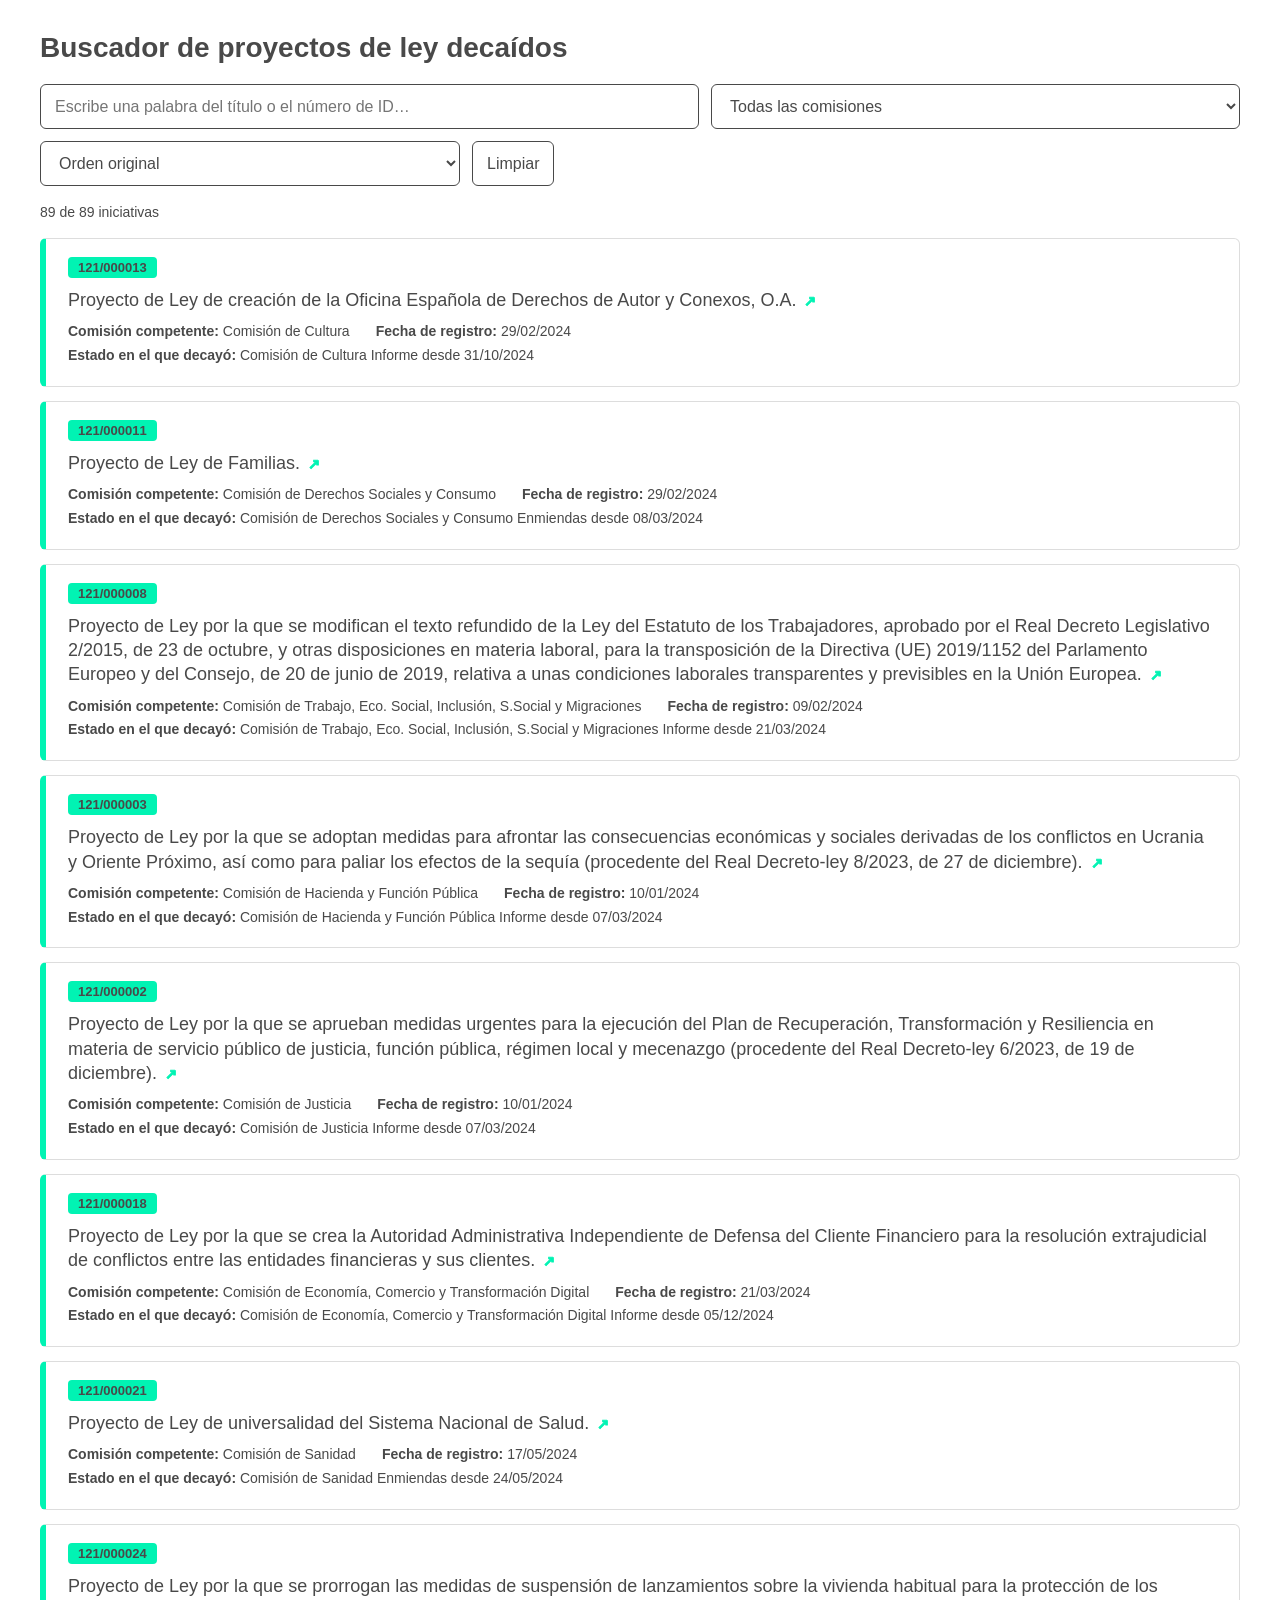
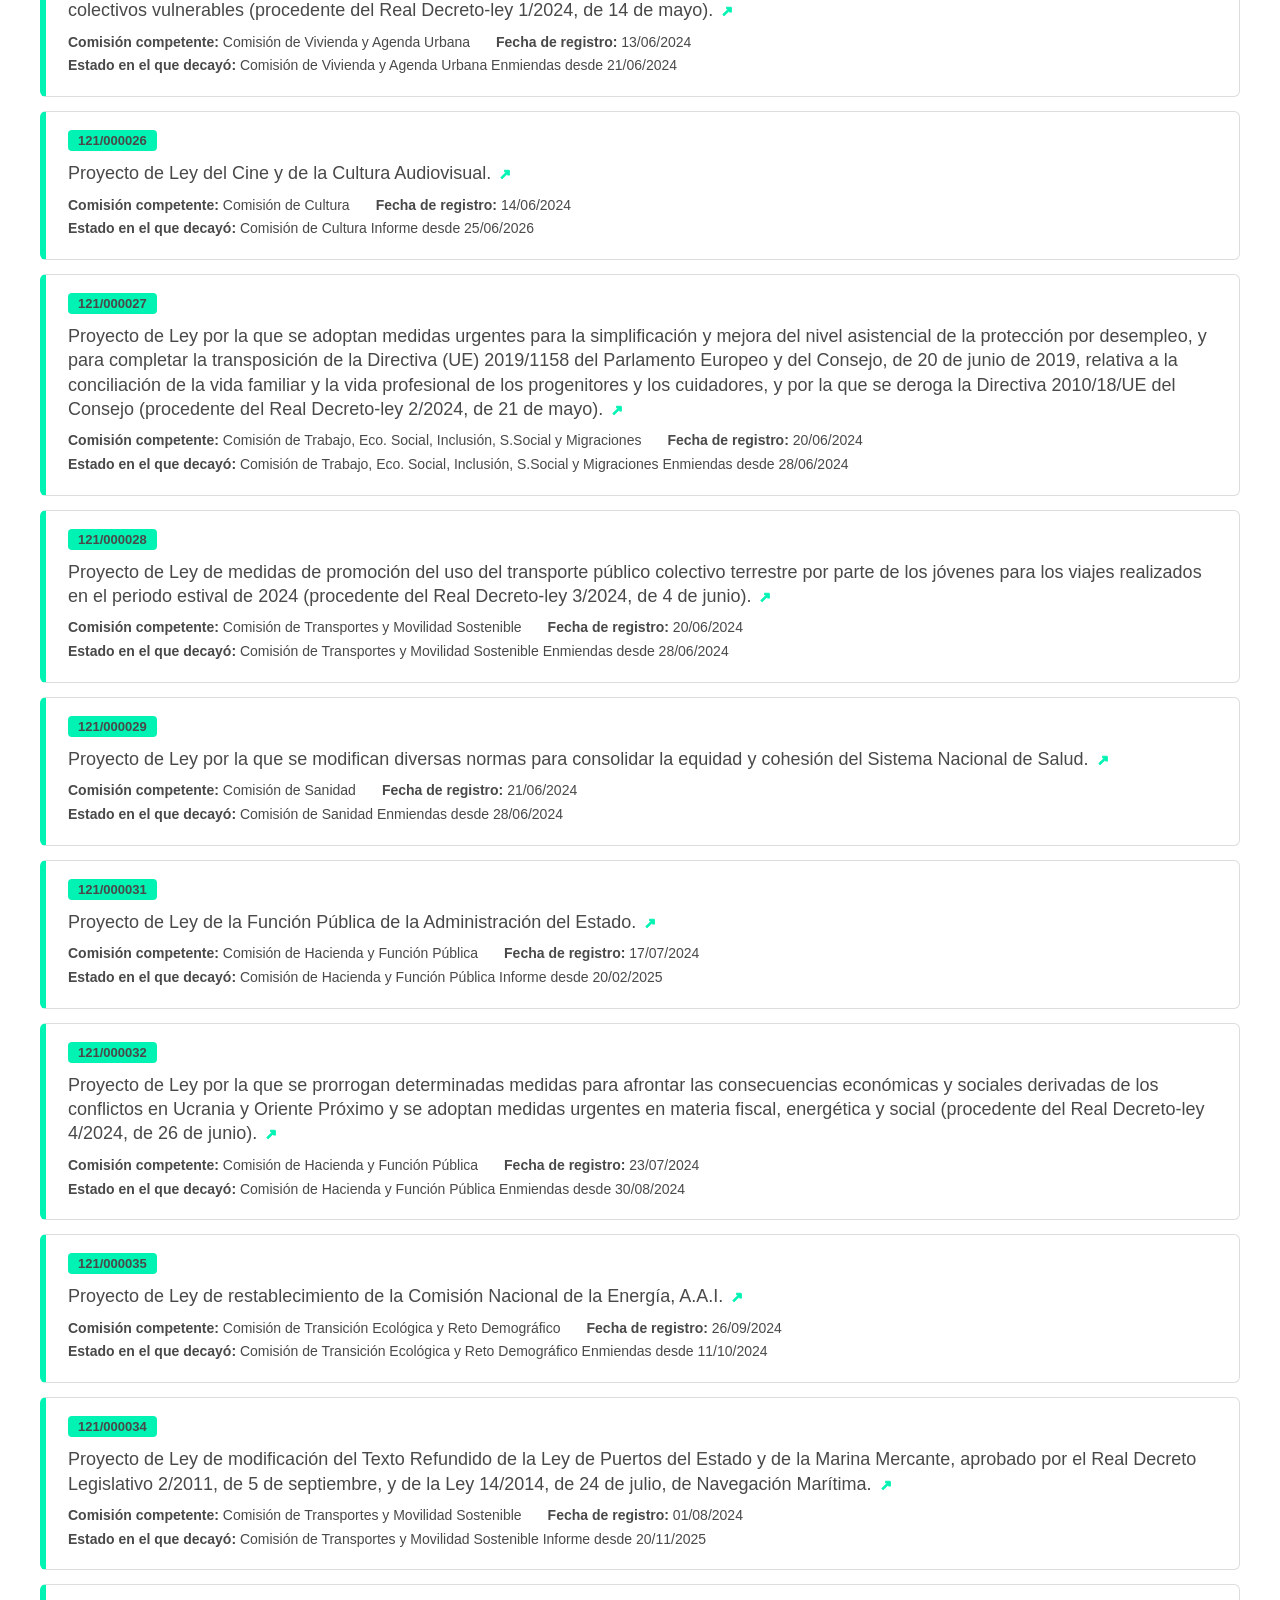
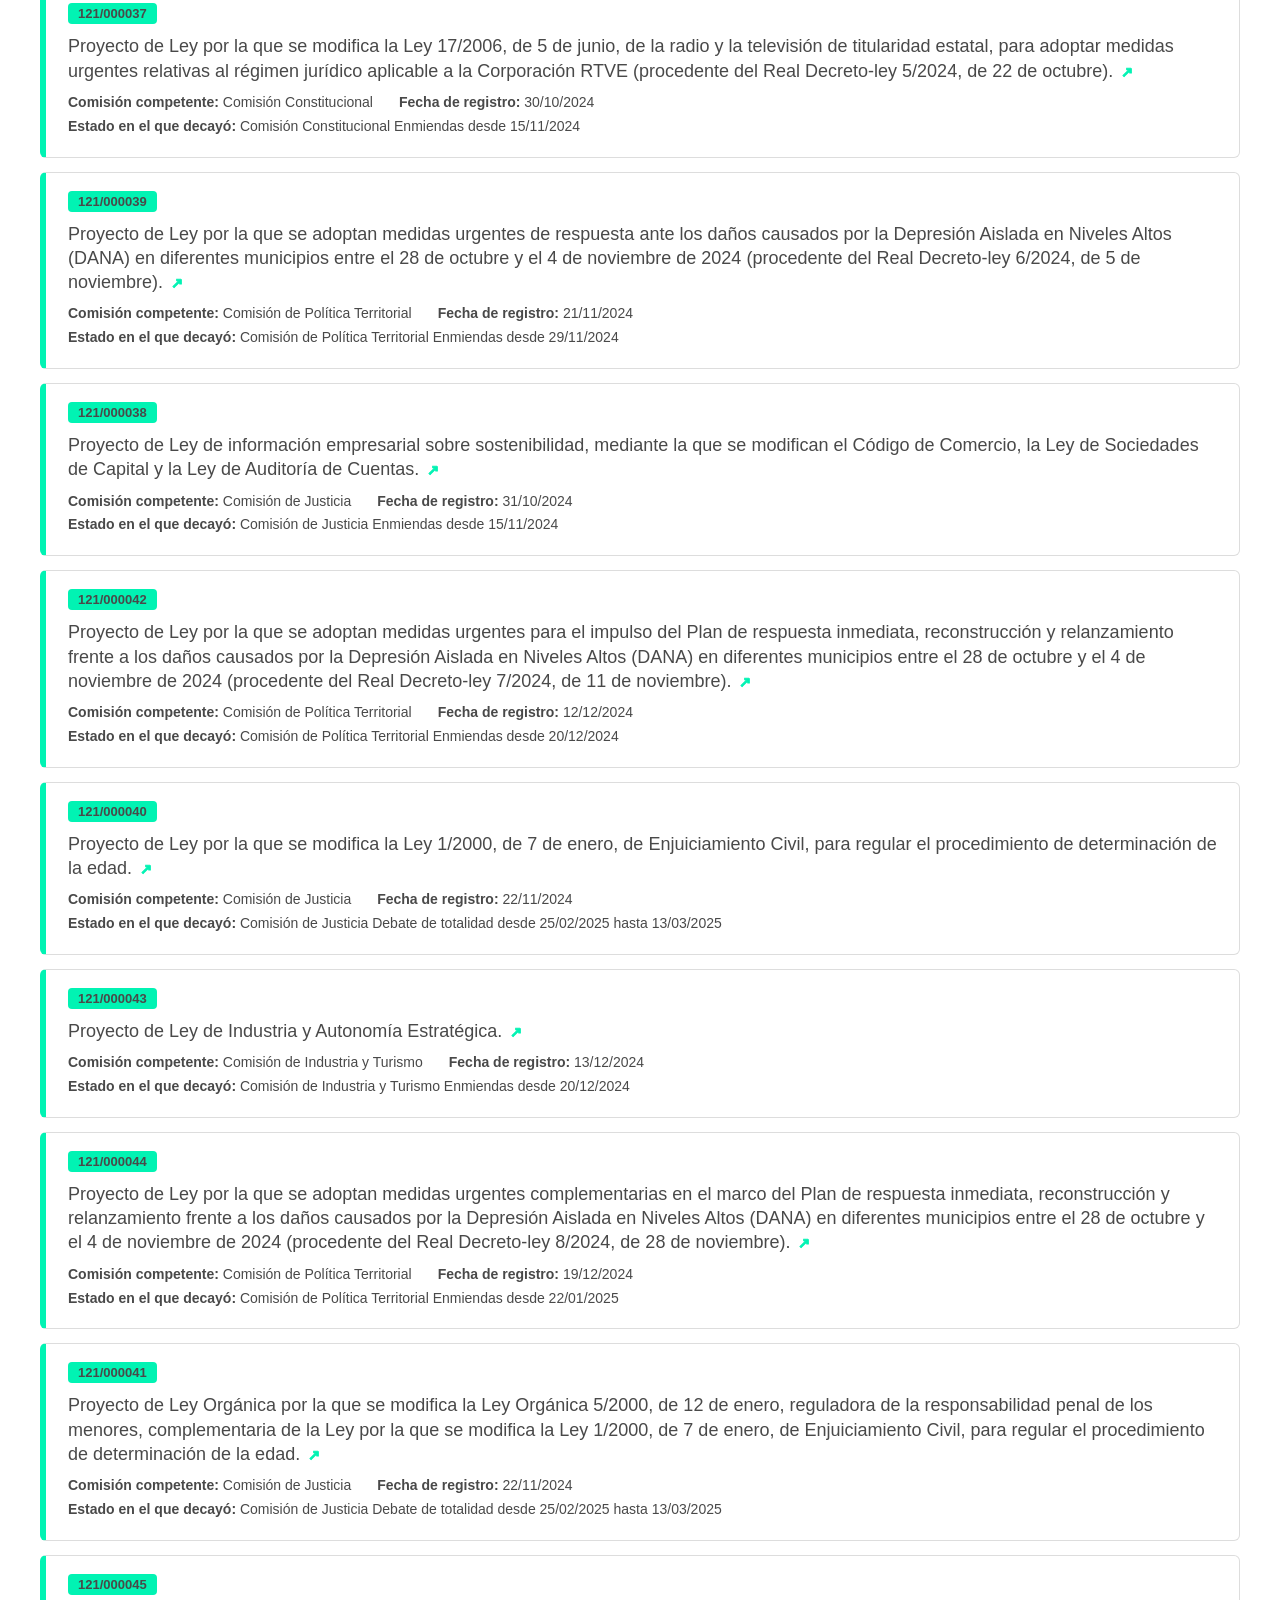
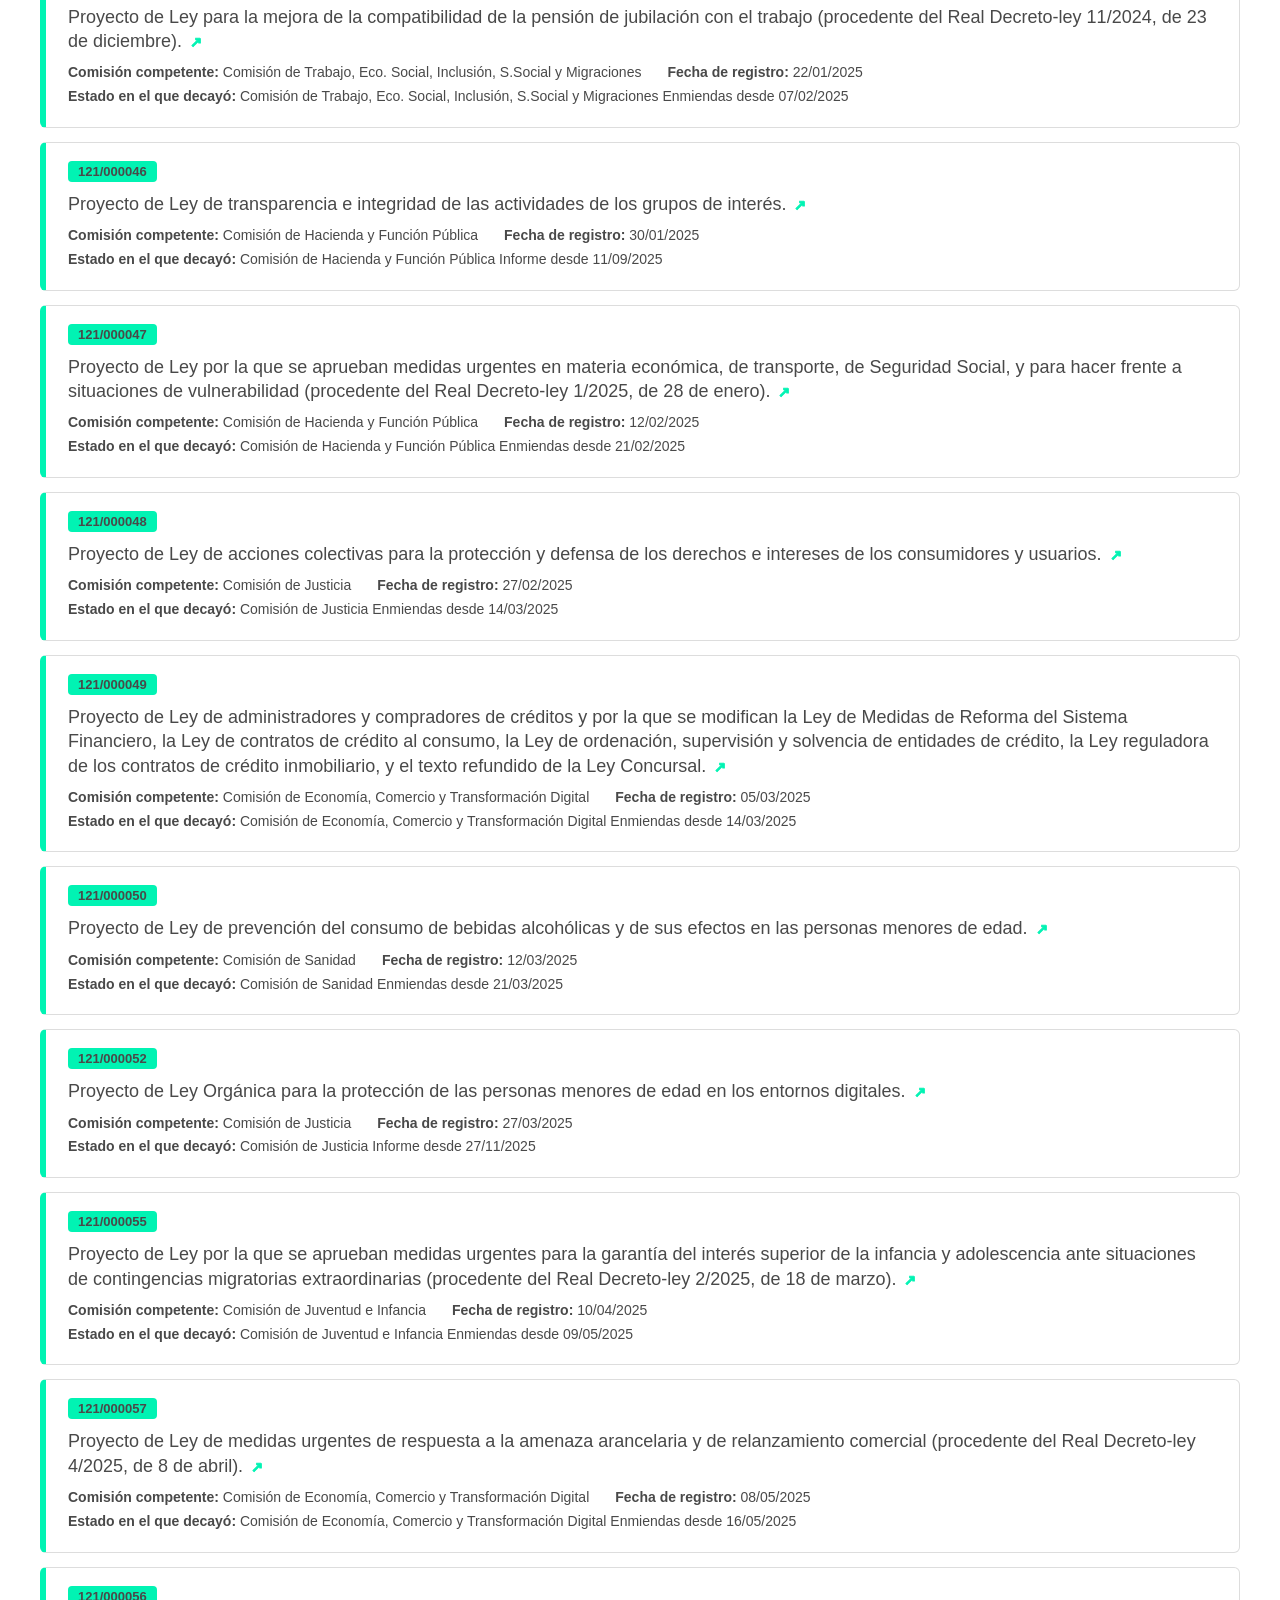
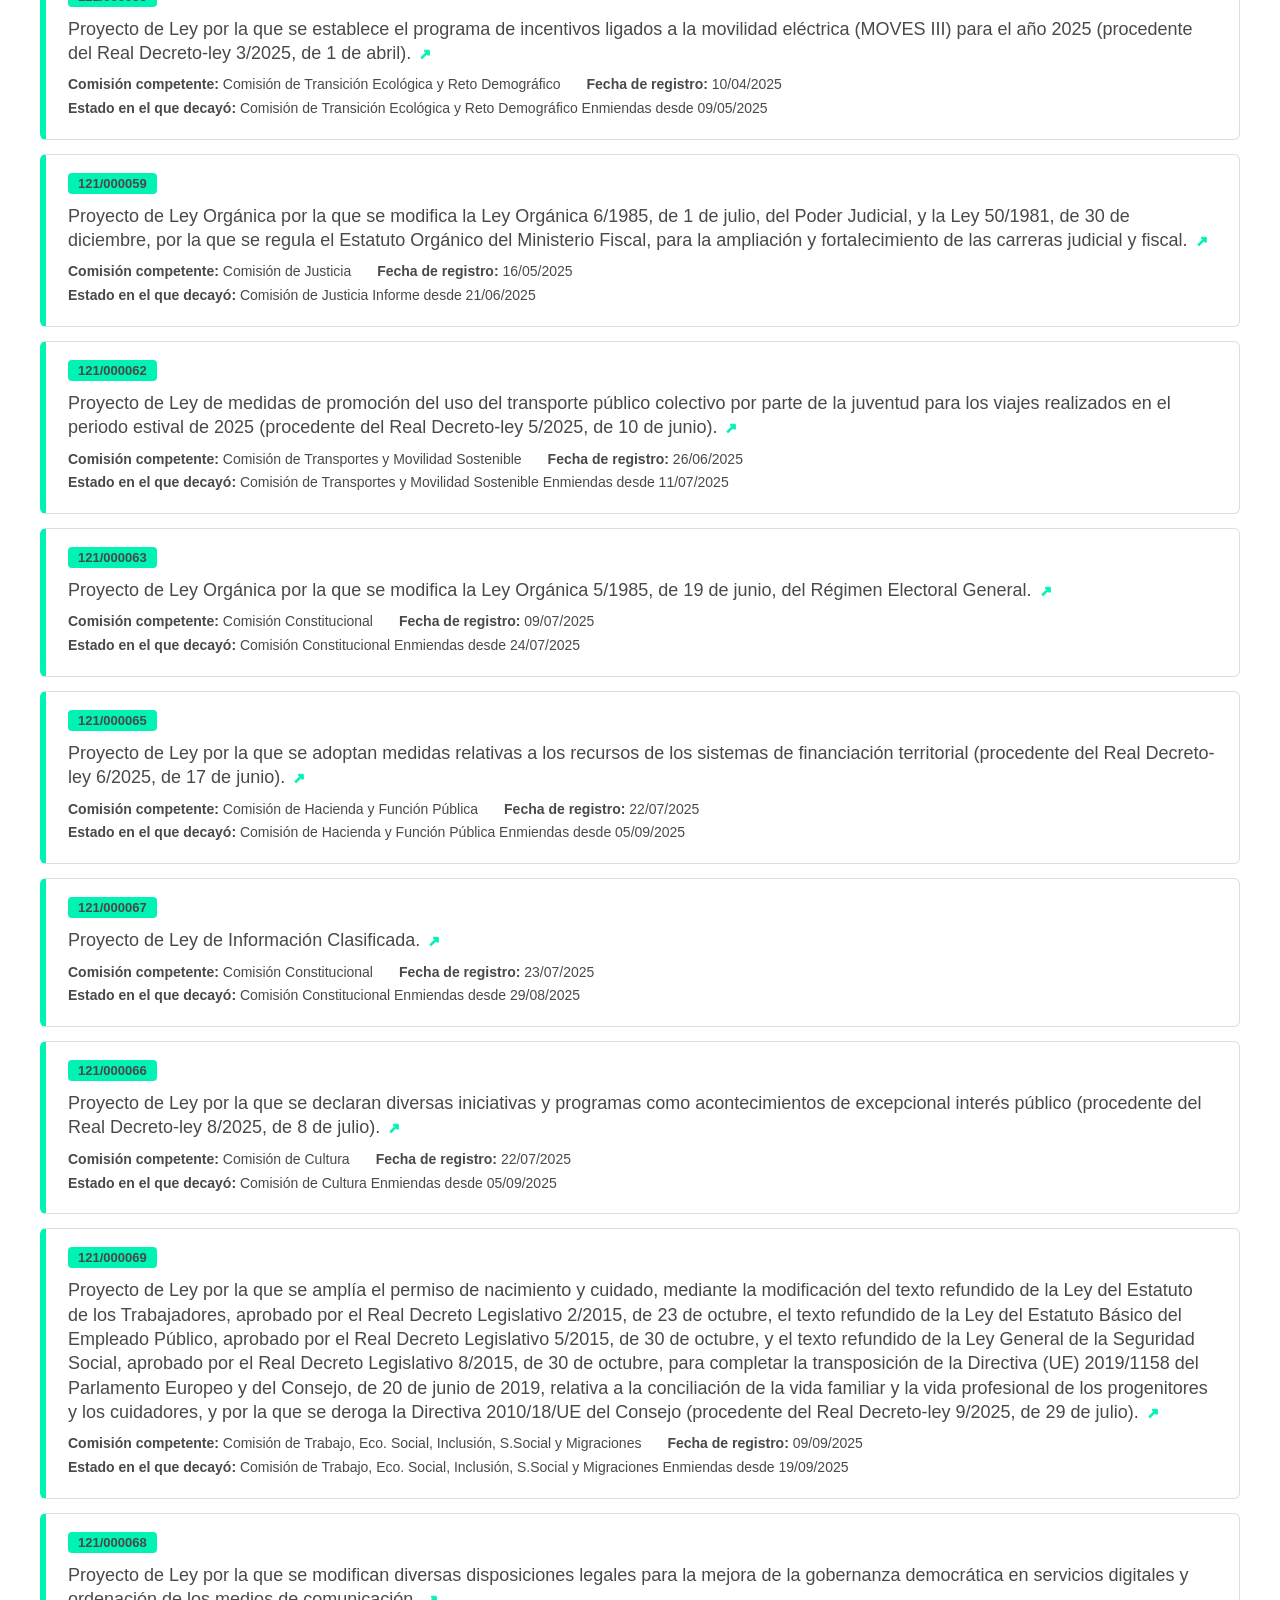
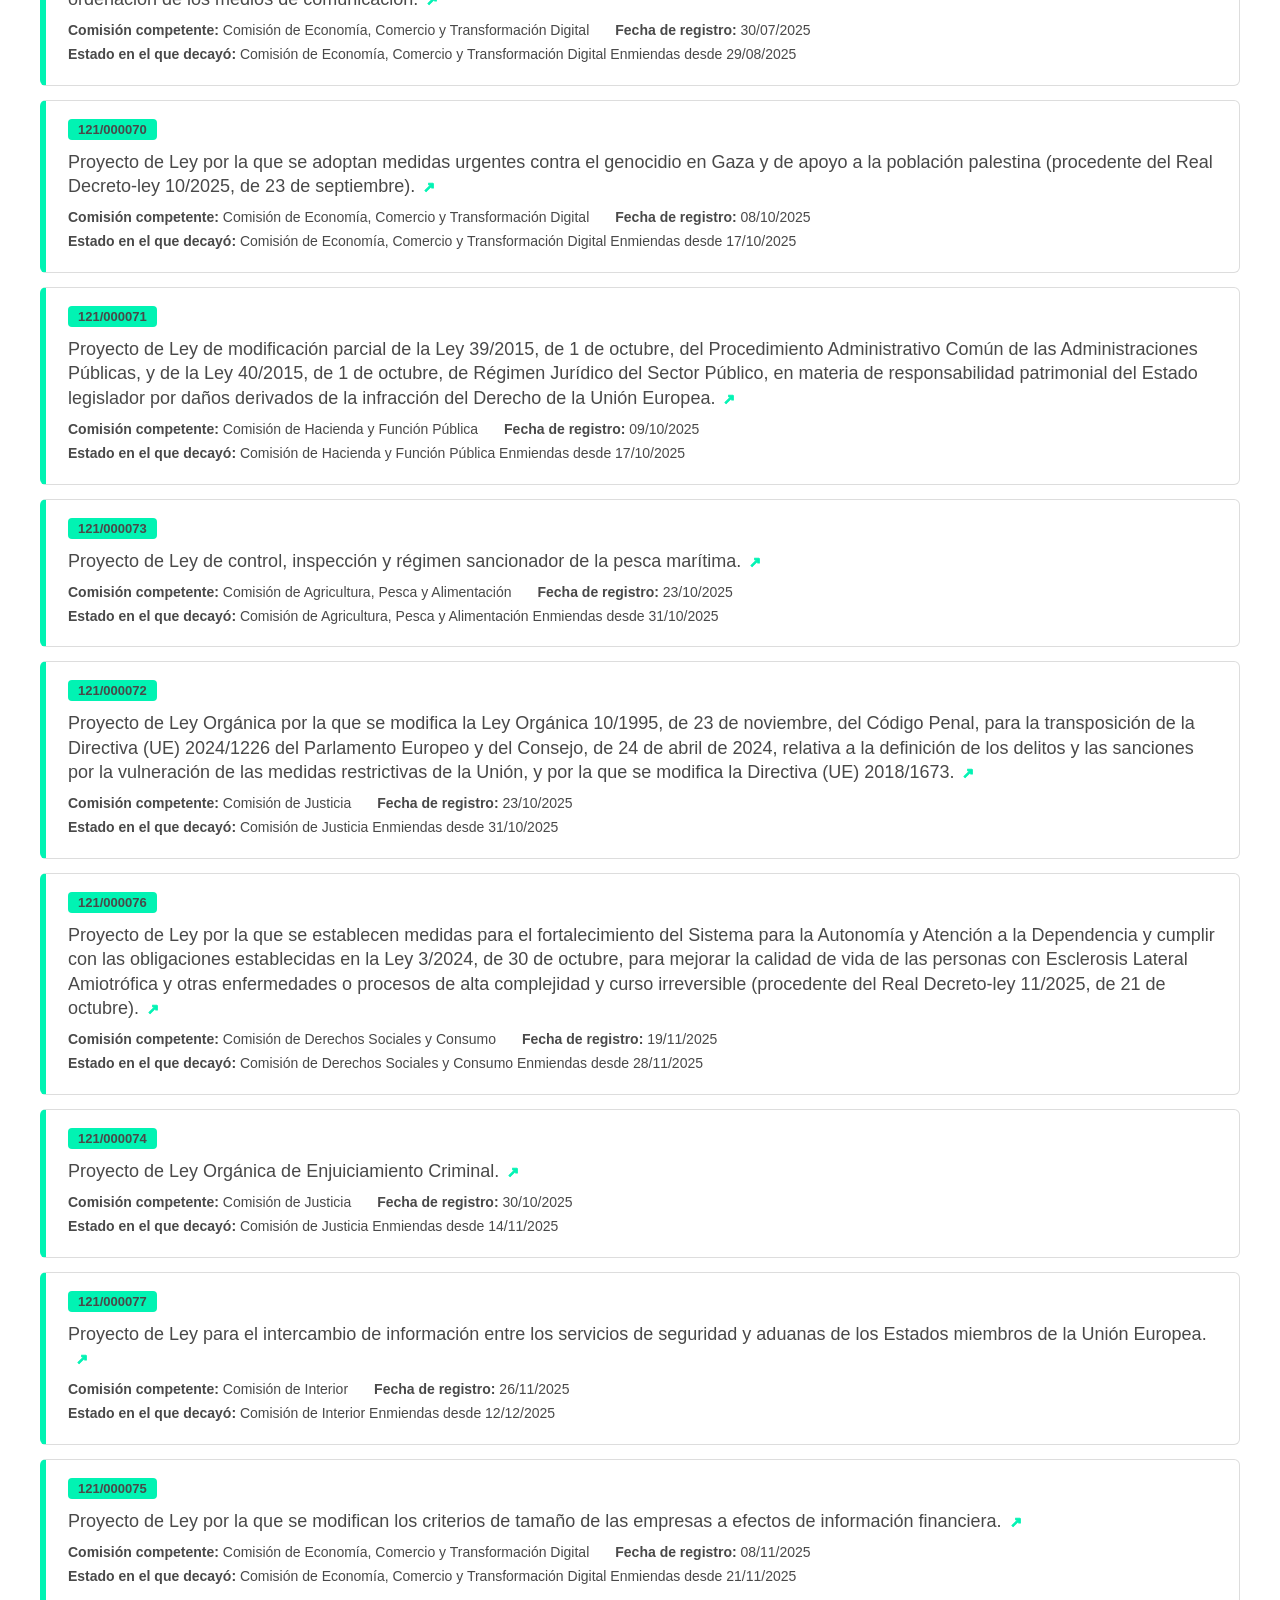
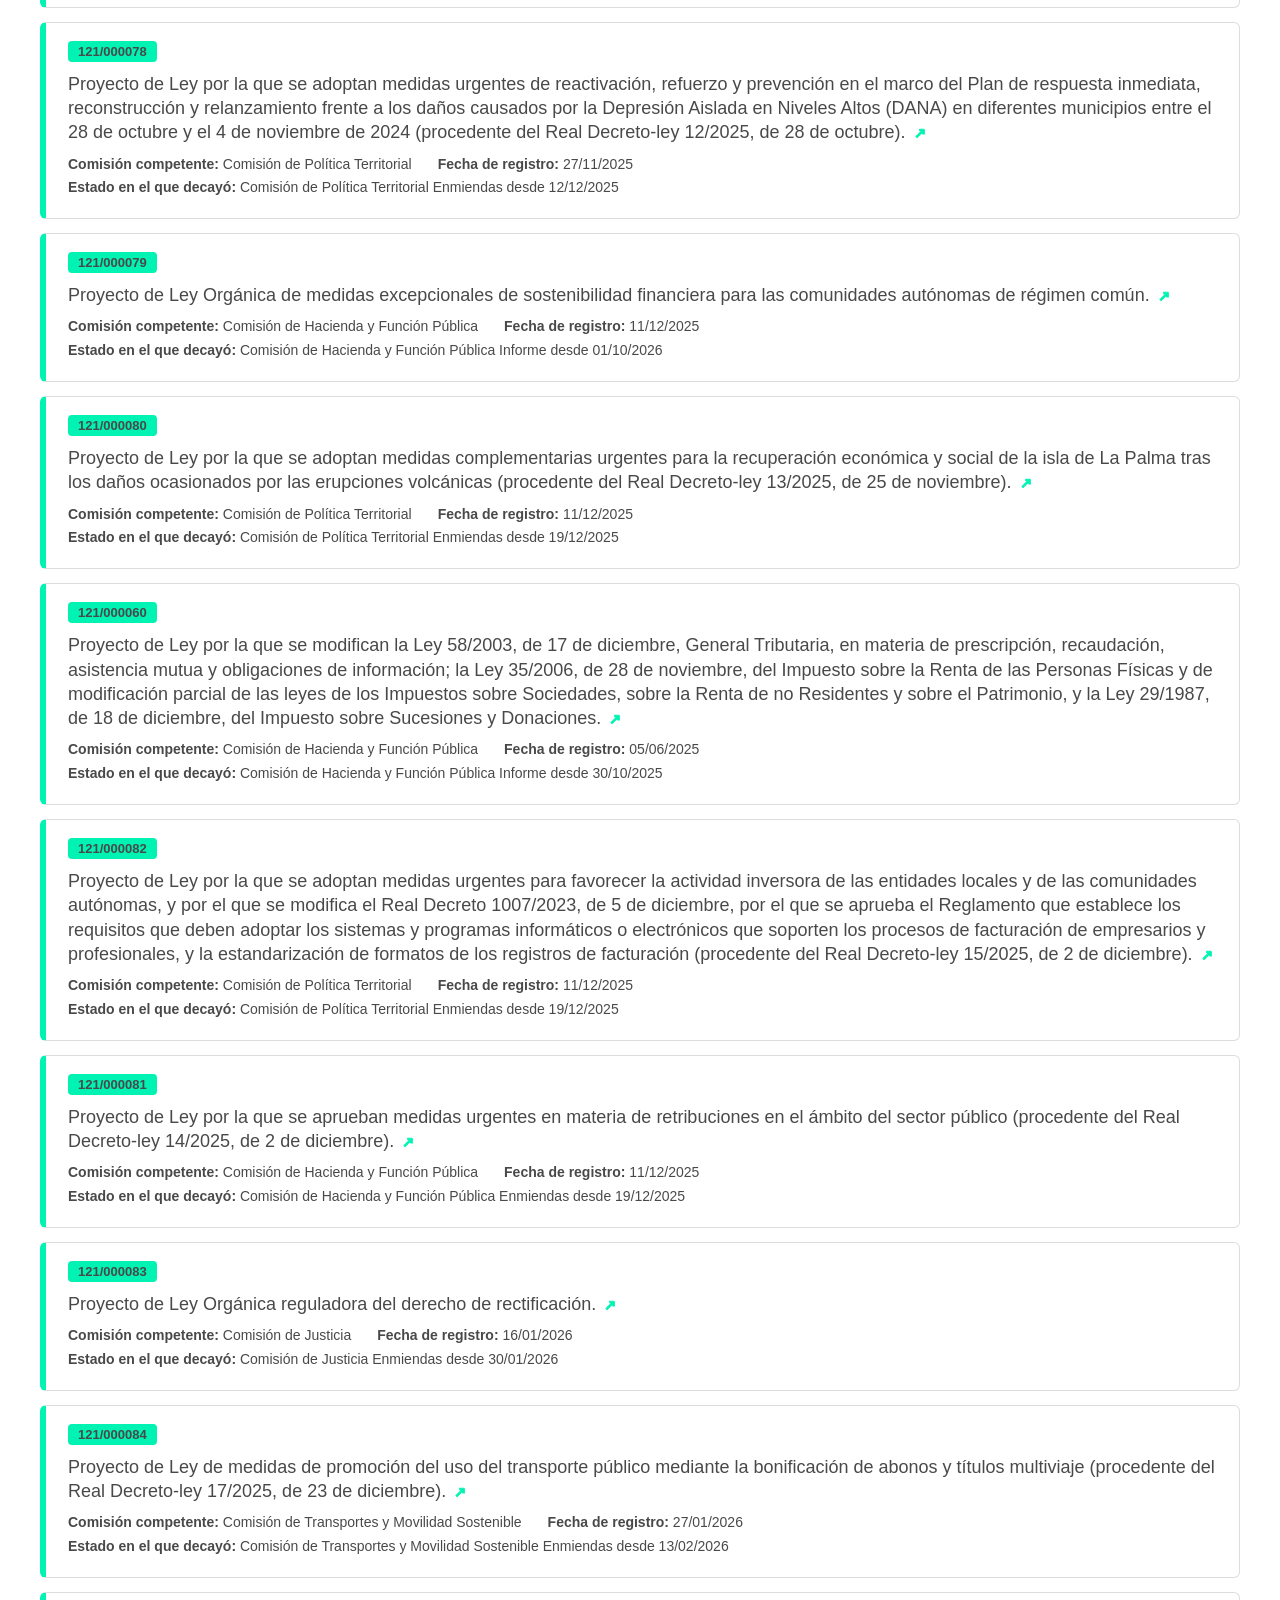
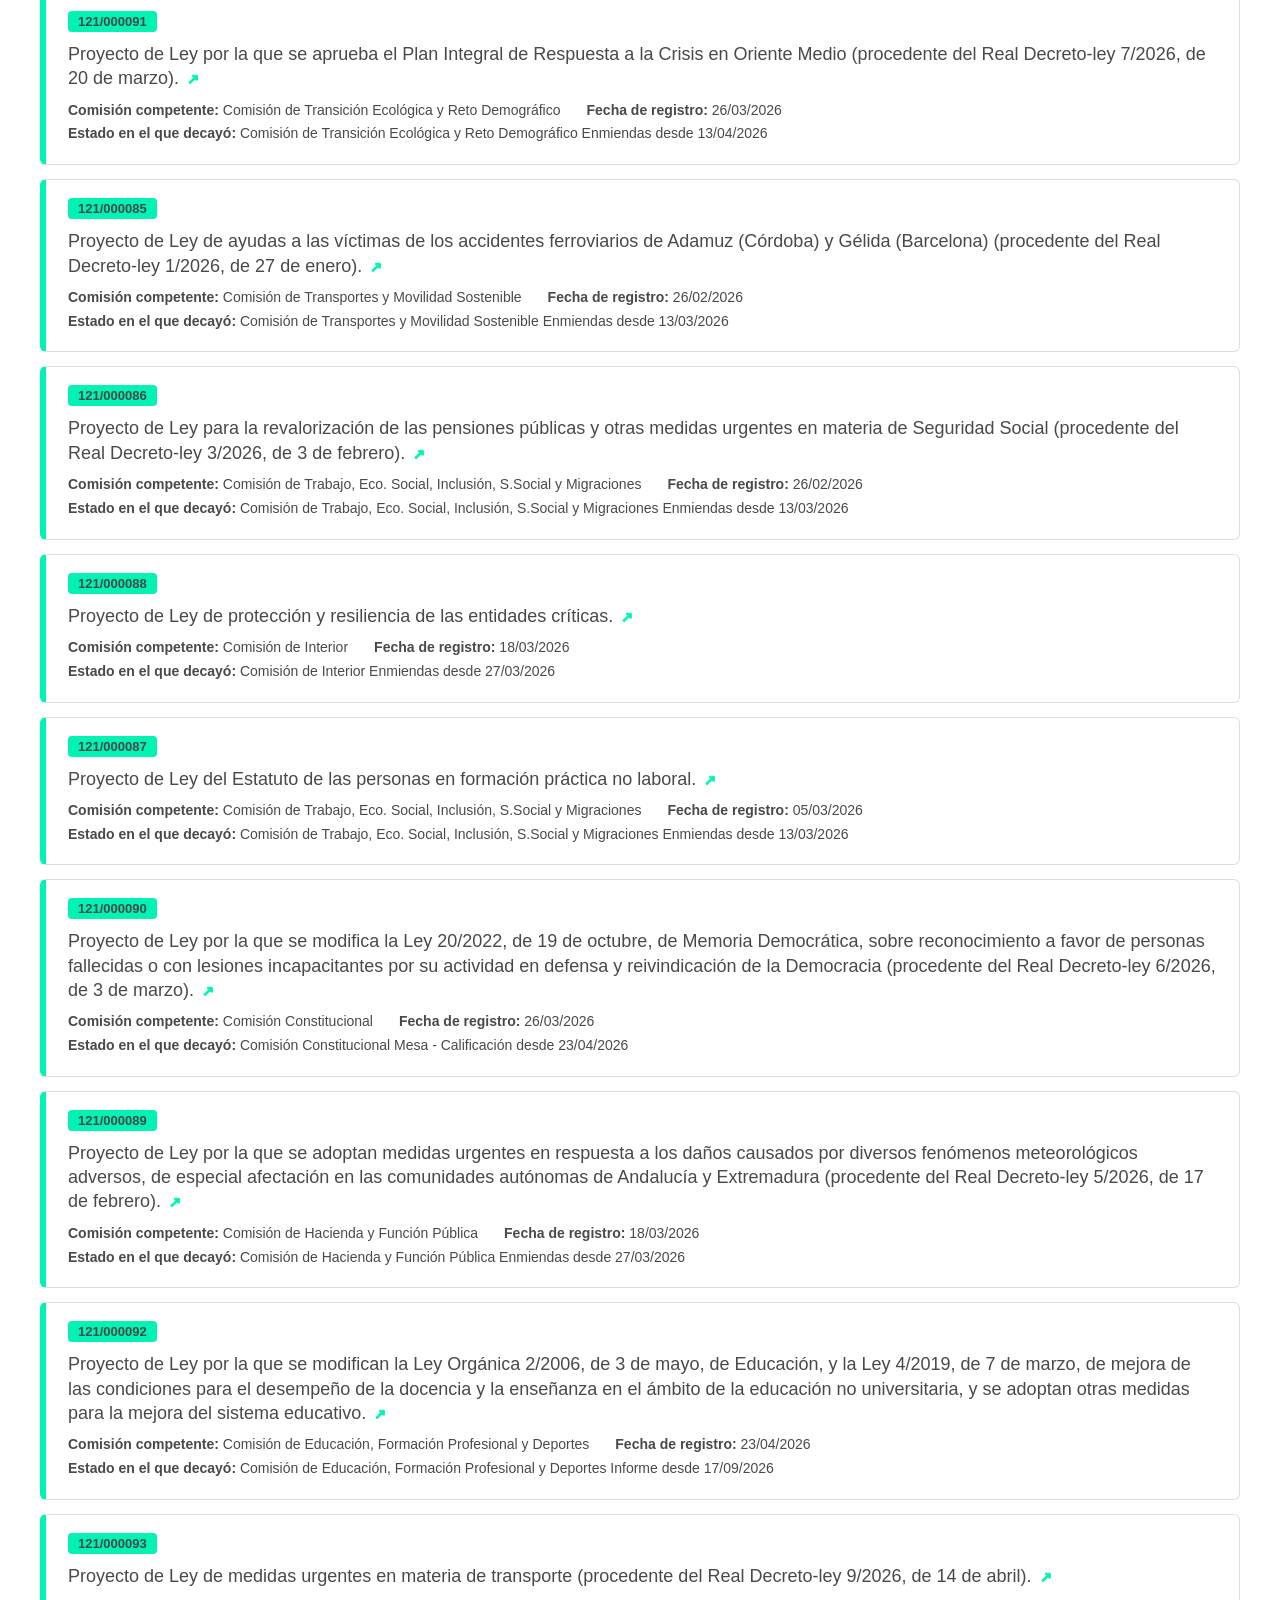
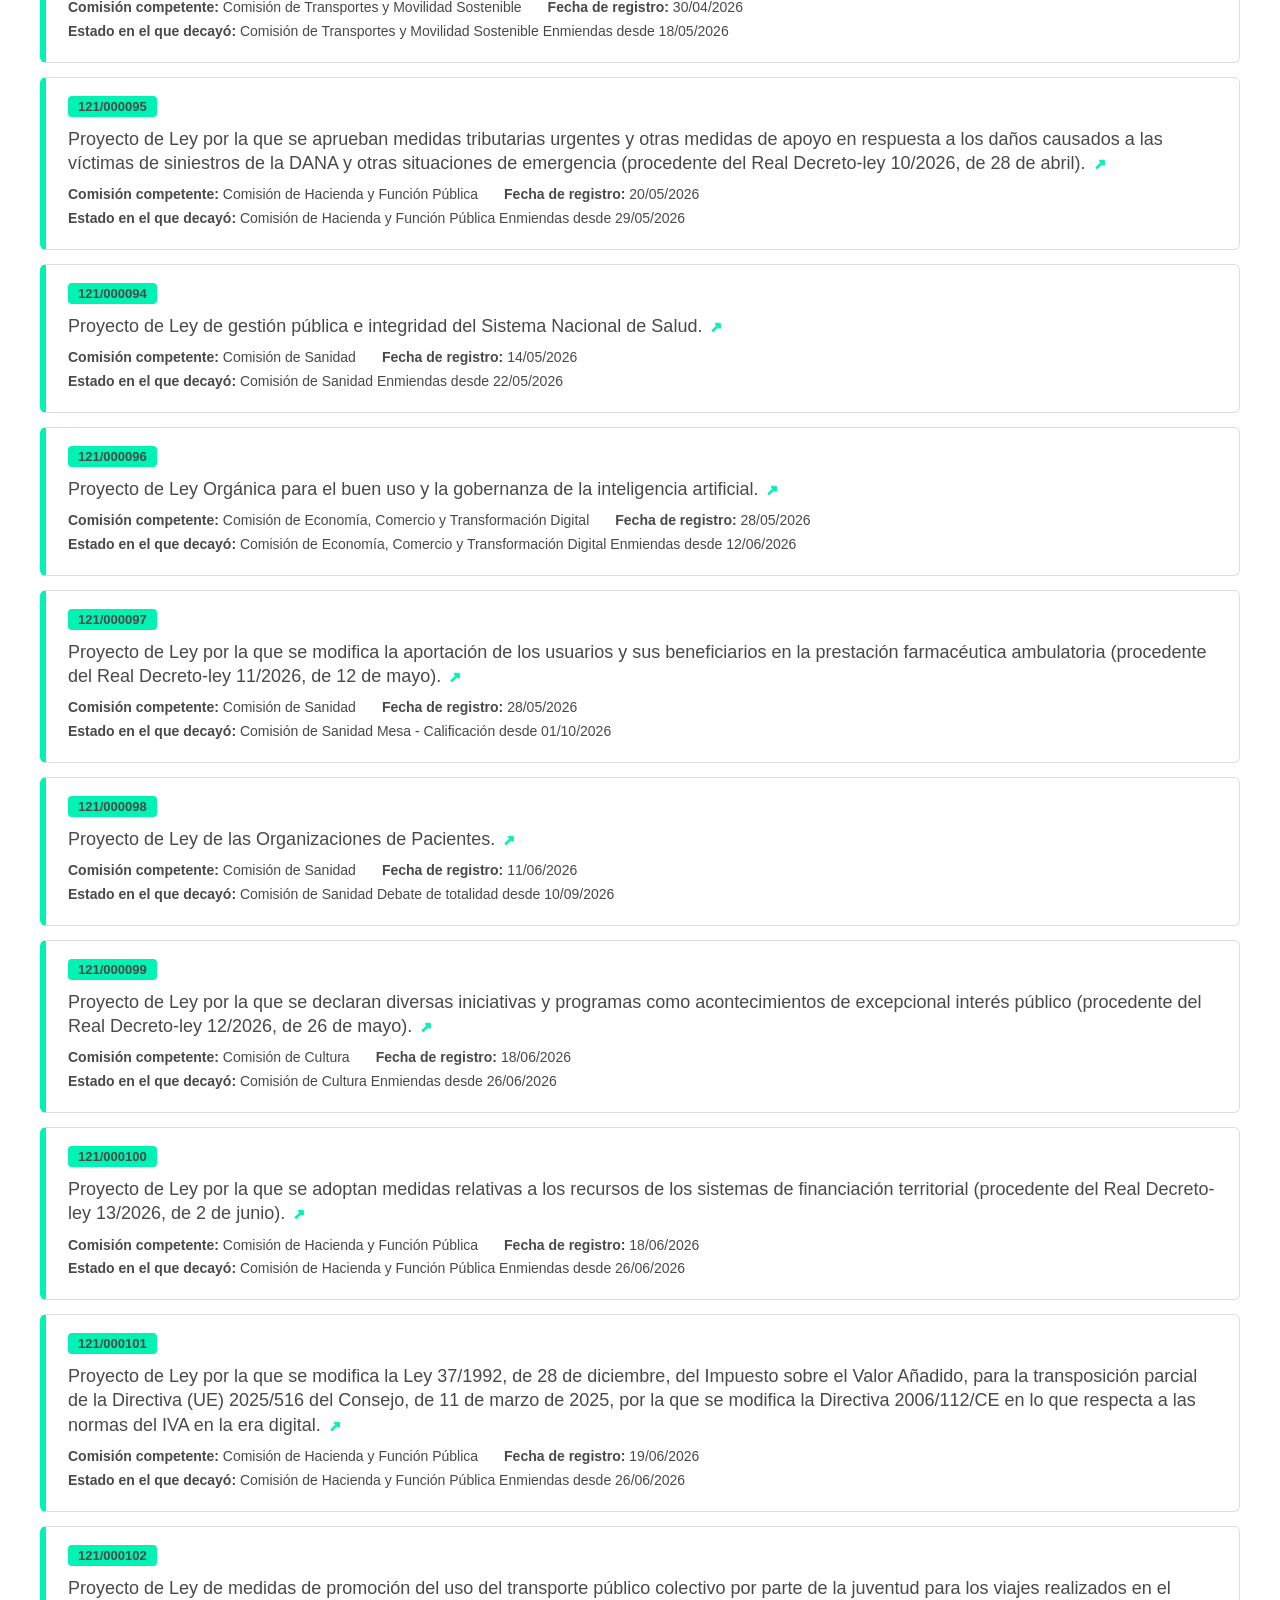
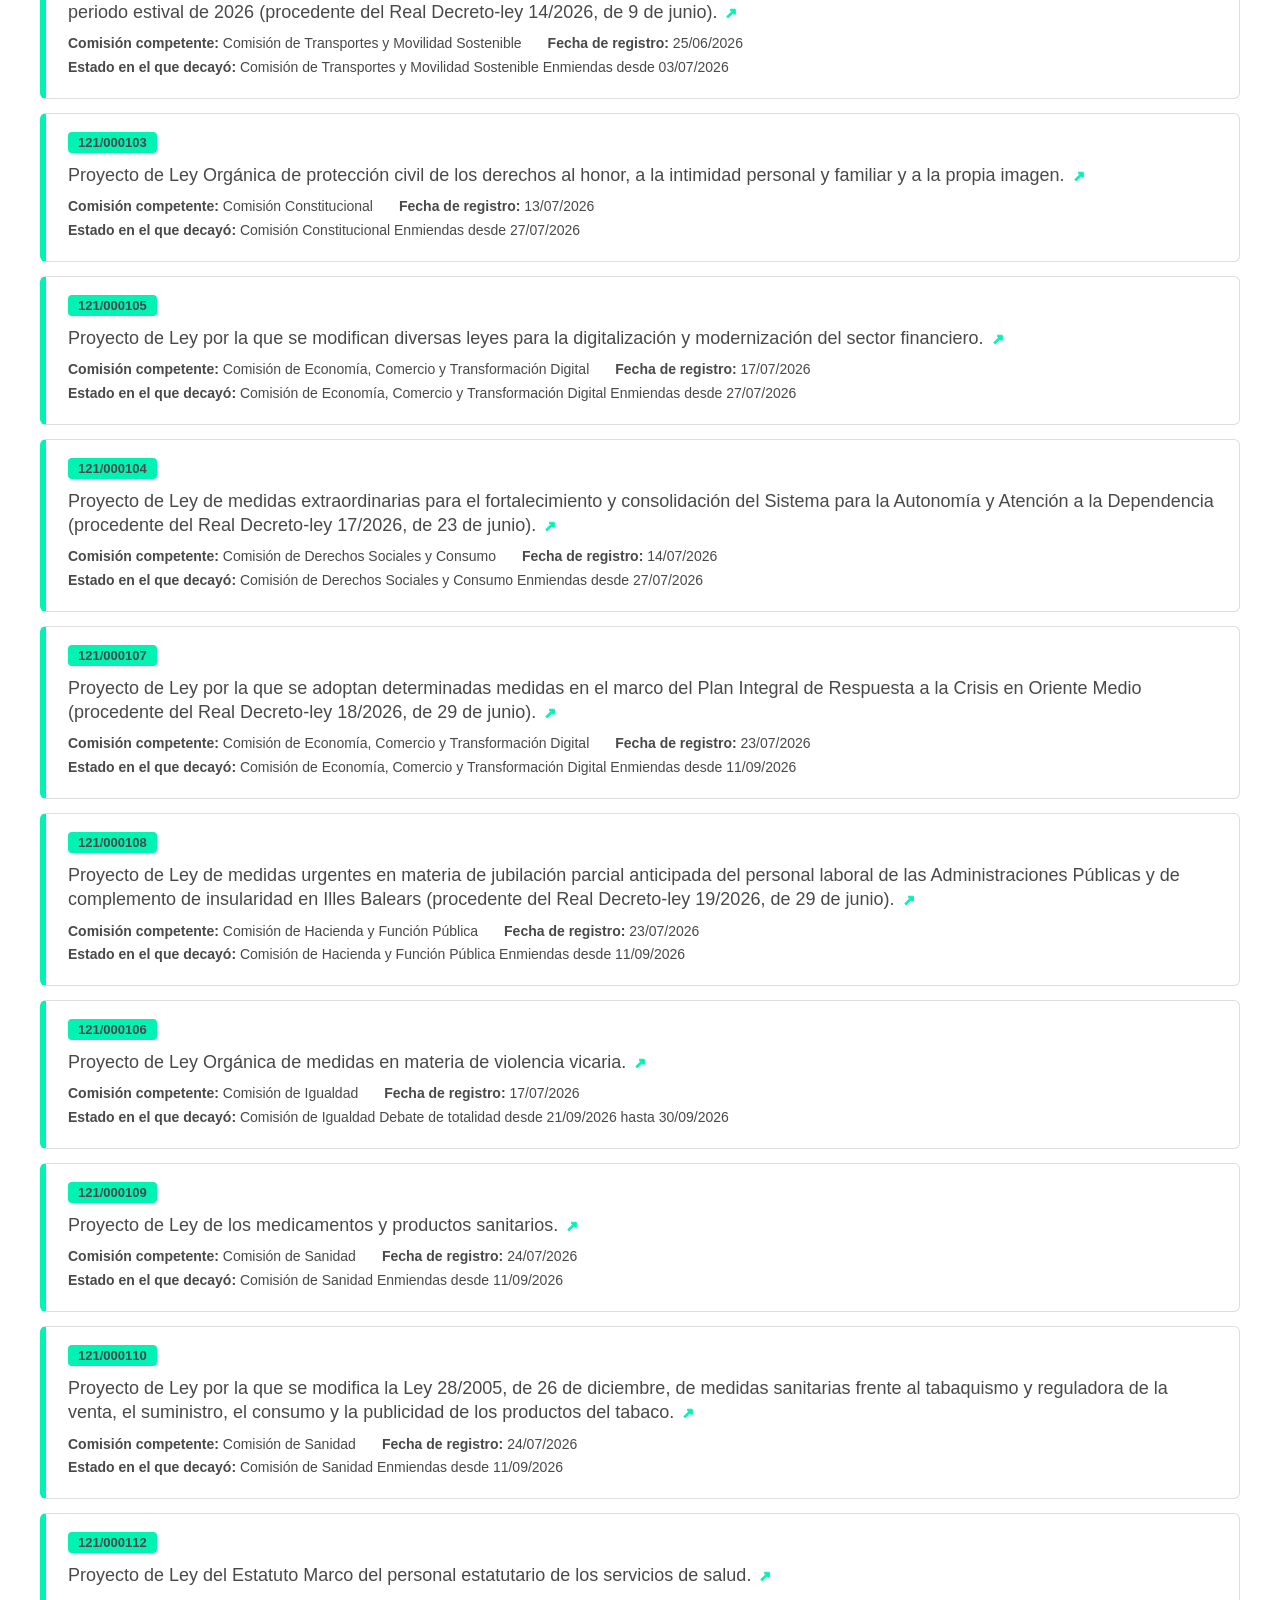
<file: visualizaciones/buscador-leyes-decaidas.html>
<!DOCTYPE html>
<html lang="es">
<head>
<meta charset="utf-8">
<meta name="viewport" content="width=device-width, initial-scale=1, viewport-fit=cover">
<title>Buscador de proyectos de ley decaídos</title>
<style>
:root{--v:#01f3b3;--g:#494949;color-scheme:light;box-sizing:border-box;padding-top:env(safe-area-inset-top,0px);padding-bottom:env(safe-area-inset-bottom,0px)}
*{box-sizing:border-box;font-family:"Helvetica Neue",Helvetica,Arial,sans-serif}
body{margin:0;background:#fff;color:var(--g)}
main{padding:32px 40px}
h1{margin:0 0 20px;font-size:28px;font-weight:700}
.b{display:flex;gap:12px;flex-wrap:wrap}
input,select,button{font-size:16px;color:var(--g);background:#fff;border:1px solid var(--g);border-radius:6px;padding:12px 14px}
input{flex:1 1 360px}select{flex:0 1 420px;max-width:100%}
input:focus,select:focus{outline:none;border-color:var(--v);box-shadow:0 0 0 3px rgba(1,243,179,.35)}
button{cursor:pointer}button:hover{background:var(--v);border-color:var(--v)}
#n{margin:18px 0;font-size:14px}
.c{width:100%;border:1px solid #ddd;border-left:6px solid var(--v);border-radius:6px;padding:18px 22px;margin-bottom:14px}
.c h2{margin:0 0 8px;font-size:18px;font-weight:400;line-height:1.35}
.c h2 a{color:var(--g);text-decoration:none}
.c h2 a:hover{text-decoration:underline;text-decoration-color:var(--v);text-decoration-thickness:3px}
.c h2 a::after{content:"\2197";display:inline-block;margin-left:8px;font-size:.8em;font-weight:700;-webkit-text-stroke:.8px var(--v);color:var(--v);text-decoration:none}
.id{display:inline-block;background:var(--v);color:var(--g);font-weight:700;font-size:13px;padding:3px 10px;border-radius:4px;text-decoration:none;margin-bottom:10px}
.id:hover{text-decoration:underline}
.m{font-size:14px;line-height:1.7}.m span{margin-right:26px;display:inline-block}
.e{padding:40px 0;text-align:center}
</style>
</head>
<body>
<main>
<h1>Buscador de proyectos de ley decaídos</h1>
<div class="b">
<input id="q" type="search" placeholder="Escribe una palabra del título o el número de ID…">
<select id="com"><option value="">Todas las comisiones</option></select>
<select id="ord"><option value="">Orden original</option><option value="desc">Fecha de registro: más reciente primero</option><option value="asc">Fecha de registro: más antigua primero</option></select>
<button id="lim">Limpiar</button>
</div>
<div id="n"></div>
<div id="l"></div>
</main>
<script>
const P=["Comisión de Cultura","Comisión de Derechos Sociales y Consumo","Comisión de Trabajo, Eco. Social, Inclusión, S.Social y Migraciones","Comisión de Hacienda y Función Pública","Comisión de Justicia","Comisión de Economía, Comercio y Transformación Digital","Comisión de Sanidad","Comisión de Vivienda y Agenda Urbana","Comisión de Transportes y Movilidad Sostenible","Comisión de Transición Ecológica y Reto Demográfico","Comisión Constitucional","Comisión de Política Territorial","Comisión de Industria y Turismo","Comisión de Juventud e Infancia","Comisión de Agricultura, Pesca y Alimentación","Comisión de Interior","Comisión de Educación, Formación Profesional y Deportes","Comisión de Igualdad"];
const ST={E:"Enmiendas desde ",I:"Informe desde ",M:"Mesa - Calificación desde ",D:"Debate de totalidad desde "};
const R=[
[13,"Proyecto de Ley de creación de la Oficina Española de Derechos de Autor y Conexos, O.A.",0,"29/02/2024","I31/10/2024"],
[11,"Proyecto de Ley de Familias.",1,"29/02/2024","E08/03/2024"],
[8,"Proyecto de Ley por la que se modifican el texto refundido de la Ley del Estatuto de los Trabajadores, aprobado por el Real Decreto Legislativo 2/2015, de 23 de octubre, y otras disposiciones en materia laboral, para la transposición de la Directiva (UE) 2019/1152 del Parlamento Europeo y del Consejo, de 20 de junio de 2019, relativa a unas condiciones laborales transparentes y previsibles en la Unión Europea.",2,"09/02/2024","I21/03/2024"],
[3,"Proyecto de Ley por la que se adoptan medidas para afrontar las consecuencias económicas y sociales derivadas de los conflictos en Ucrania y Oriente Próximo, así como para paliar los efectos de la sequía (procedente del Real Decreto-ley 8/2023, de 27 de diciembre).",3,"10/01/2024","I07/03/2024"],
[2,"Proyecto de Ley por la que se aprueban medidas urgentes para la ejecución del Plan de Recuperación, Transformación y Resiliencia en materia de servicio público de justicia, función pública, régimen local y mecenazgo (procedente del Real Decreto-ley 6/2023, de 19 de diciembre).",4,"10/01/2024","I07/03/2024"],
[18,"Proyecto de Ley por la que se crea la Autoridad Administrativa Independiente de Defensa del Cliente Financiero para la resolución extrajudicial de conflictos entre las entidades financieras y sus clientes.",5,"21/03/2024","I05/12/2024"],
[21,"Proyecto de Ley de universalidad del Sistema Nacional de Salud.",6,"17/05/2024","E24/05/2024"],
[24,"Proyecto de Ley por la que se prorrogan las medidas de suspensión de lanzamientos sobre la vivienda habitual para la protección de los colectivos vulnerables (procedente del Real Decreto-ley 1/2024, de 14 de mayo).",7,"13/06/2024","E21/06/2024"],
[26,"Proyecto de Ley del Cine y de la Cultura Audiovisual.",0,"14/06/2024","I25/06/2026"],
[27,"Proyecto de Ley por la que se adoptan medidas urgentes para la simplificación y mejora del nivel asistencial de la protección por desempleo, y para completar la transposición de la Directiva (UE) 2019/1158 del Parlamento Europeo y del Consejo, de 20 de junio de 2019, relativa a la conciliación de la vida familiar y la vida profesional de los progenitores y los cuidadores, y por la que se deroga la Directiva 2010/18/UE del Consejo (procedente del Real Decreto-ley 2/2024, de 21 de mayo).",2,"20/06/2024","E28/06/2024"],
[28,"Proyecto de Ley de medidas de promoción del uso del transporte público colectivo terrestre por parte de los jóvenes para los viajes realizados en el periodo estival de 2024 (procedente del Real Decreto-ley 3/2024, de 4 de junio).",8,"20/06/2024","E28/06/2024"],
[29,"Proyecto de Ley por la que se modifican diversas normas para consolidar la equidad y cohesión del Sistema Nacional de Salud.",6,"21/06/2024","E28/06/2024"],
[31,"Proyecto de Ley de la Función Pública de la Administración del Estado.",3,"17/07/2024","I20/02/2025"],
[32,"Proyecto de Ley por la que se prorrogan determinadas medidas para afrontar las consecuencias económicas y sociales derivadas de los conflictos en Ucrania y Oriente Próximo y se adoptan medidas urgentes en materia fiscal, energética y social (procedente del Real Decreto-ley 4/2024, de 26 de junio).",3,"23/07/2024","E30/08/2024"],
[35,"Proyecto de Ley de restablecimiento de la Comisión Nacional de la Energía, A.A.I.",9,"26/09/2024","E11/10/2024"],
[34,"Proyecto de Ley de modificación del Texto Refundido de la Ley de Puertos del Estado y de la Marina Mercante, aprobado por el Real Decreto Legislativo 2/2011, de 5 de septiembre, y de la Ley 14/2014, de 24 de julio, de Navegación Marítima.",8,"01/08/2024","I20/11/2025"],
[37,"Proyecto de Ley por la que se modifica la Ley 17/2006, de 5 de junio, de la radio y la televisión de titularidad estatal, para adoptar medidas urgentes relativas al régimen jurídico aplicable a la Corporación RTVE (procedente del Real Decreto-ley 5/2024, de 22 de octubre).",10,"30/10/2024","E15/11/2024"],
[39,"Proyecto de Ley por la que se adoptan medidas urgentes de respuesta ante los daños causados por la Depresión Aislada en Niveles Altos (DANA) en diferentes municipios entre el 28 de octubre y el 4 de noviembre de 2024 (procedente del Real Decreto-ley 6/2024, de 5 de noviembre).",11,"21/11/2024","E29/11/2024"],
[38,"Proyecto de Ley de información empresarial sobre sostenibilidad, mediante la que se modifican el Código de Comercio, la Ley de Sociedades de Capital y la Ley de Auditoría de Cuentas.",4,"31/10/2024","E15/11/2024"],
[42,"Proyecto de Ley por la que se adoptan medidas urgentes para el impulso del Plan de respuesta inmediata, reconstrucción y relanzamiento frente a los daños causados por la Depresión Aislada en Niveles Altos (DANA) en diferentes municipios entre el 28 de octubre y el 4 de noviembre de 2024 (procedente del Real Decreto-ley 7/2024, de 11 de noviembre).",11,"12/12/2024","E20/12/2024"],
[40,"Proyecto de Ley por la que se modifica la Ley 1/2000, de 7 de enero, de Enjuiciamiento Civil, para regular el procedimiento de determinación de la edad.",4,"22/11/2024","D25/02/2025 hasta 13/03/2025"],
[43,"Proyecto de Ley de Industria y Autonomía Estratégica.",12,"13/12/2024","E20/12/2024"],
[44,"Proyecto de Ley por la que se adoptan medidas urgentes complementarias en el marco del Plan de respuesta inmediata, reconstrucción y relanzamiento frente a los daños causados por la Depresión Aislada en Niveles Altos (DANA) en diferentes municipios entre el 28 de octubre y el 4 de noviembre de 2024 (procedente del Real Decreto-ley 8/2024, de 28 de noviembre).",11,"19/12/2024","E22/01/2025"],
[41,"Proyecto de Ley Orgánica por la que se modifica la Ley Orgánica 5/2000, de 12 de enero, reguladora de la responsabilidad penal de los menores, complementaria de la Ley por la que se modifica la Ley 1/2000, de 7 de enero, de Enjuiciamiento Civil, para regular el procedimiento de determinación de la edad.",4,"22/11/2024","D25/02/2025 hasta 13/03/2025"],
[45,"Proyecto de Ley para la mejora de la compatibilidad de la pensión de jubilación con el trabajo (procedente del Real Decreto-ley 11/2024, de 23 de diciembre).",2,"22/01/2025","E07/02/2025"],
[46,"Proyecto de Ley de transparencia e integridad de las actividades de los grupos de interés.",3,"30/01/2025","I11/09/2025"],
[47,"Proyecto de Ley por la que se aprueban medidas urgentes en materia económica, de transporte, de Seguridad Social, y para hacer frente a situaciones de vulnerabilidad (procedente del Real Decreto-ley 1/2025, de 28 de enero).",3,"12/02/2025","E21/02/2025"],
[48,"Proyecto de Ley de acciones colectivas para la protección y defensa de los derechos e intereses de los consumidores y usuarios.",4,"27/02/2025","E14/03/2025"],
[49,"Proyecto de Ley de administradores y compradores de créditos y por la que se modifican la Ley de Medidas de Reforma del Sistema Financiero, la Ley de contratos de crédito al consumo, la Ley de ordenación, supervisión y solvencia de entidades de crédito, la Ley reguladora de los contratos de crédito inmobiliario, y el texto refundido de la Ley Concursal.",5,"05/03/2025","E14/03/2025"],
[50,"Proyecto de Ley de prevención del consumo de bebidas alcohólicas y de sus efectos en las personas menores de edad.",6,"12/03/2025","E21/03/2025"],
[52,"Proyecto de Ley Orgánica para la protección de las personas menores de edad en los entornos digitales.",4,"27/03/2025","I27/11/2025"],
[55,"Proyecto de Ley por la que se aprueban medidas urgentes para la garantía del interés superior de la infancia y adolescencia ante situaciones de contingencias migratorias extraordinarias (procedente del Real Decreto-ley 2/2025, de 18 de marzo).",13,"10/04/2025","E09/05/2025"],
[57,"Proyecto de Ley de medidas urgentes de respuesta a la amenaza arancelaria y de relanzamiento comercial (procedente del Real Decreto-ley 4/2025, de 8 de abril).",5,"08/05/2025","E16/05/2025"],
[56,"Proyecto de Ley por la que se establece el programa de incentivos ligados a la movilidad eléctrica (MOVES III) para el año 2025 (procedente del Real Decreto-ley 3/2025, de 1 de abril).",9,"10/04/2025","E09/05/2025"],
[59,"Proyecto de Ley Orgánica por la que se modifica la Ley Orgánica 6/1985, de 1 de julio, del Poder Judicial, y la Ley 50/1981, de 30 de diciembre, por la que se regula el Estatuto Orgánico del Ministerio Fiscal, para la ampliación y fortalecimiento de las carreras judicial y fiscal.",4,"16/05/2025","I21/06/2025"],
[62,"Proyecto de Ley de medidas de promoción del uso del transporte público colectivo por parte de la juventud para los viajes realizados en el periodo estival de 2025 (procedente del Real Decreto-ley 5/2025, de 10 de junio).",8,"26/06/2025","E11/07/2025"],
[63,"Proyecto de Ley Orgánica por la que se modifica la Ley Orgánica 5/1985, de 19 de junio, del Régimen Electoral General.",10,"09/07/2025","E24/07/2025"],
[65,"Proyecto de Ley por la que se adoptan medidas relativas a los recursos de los sistemas de financiación territorial (procedente del Real Decreto-ley 6/2025, de 17 de junio).",3,"22/07/2025","E05/09/2025"],
[67,"Proyecto de Ley de Información Clasificada.",10,"23/07/2025","E29/08/2025"],
[66,"Proyecto de Ley por la que se declaran diversas iniciativas y programas como acontecimientos de excepcional interés público (procedente del Real Decreto-ley 8/2025, de 8 de julio).",0,"22/07/2025","E05/09/2025"],
[69,"Proyecto de Ley por la que se amplía el permiso de nacimiento y cuidado, mediante la modificación del texto refundido de la Ley del Estatuto de los Trabajadores, aprobado por el Real Decreto Legislativo 2/2015, de 23 de octubre, el texto refundido de la Ley del Estatuto Básico del Empleado Público, aprobado por el Real Decreto Legislativo 5/2015, de 30 de octubre, y el texto refundido de la Ley General de la Seguridad Social, aprobado por el Real Decreto Legislativo 8/2015, de 30 de octubre, para completar la transposición de la Directiva (UE) 2019/1158 del Parlamento Europeo y del Consejo, de 20 de junio de 2019, relativa a la conciliación de la vida familiar y la vida profesional de los progenitores y los cuidadores, y por la que se deroga la Directiva 2010/18/UE del Consejo (procedente del Real Decreto-ley 9/2025, de 29 de julio).",2,"09/09/2025","E19/09/2025"],
[68,"Proyecto de Ley por la que se modifican diversas disposiciones legales para la mejora de la gobernanza democrática en servicios digitales y ordenación de los medios de comunicación.",5,"30/07/2025","E29/08/2025"],
[70,"Proyecto de Ley por la que se adoptan medidas urgentes contra el genocidio en Gaza y de apoyo a la población palestina (procedente del Real Decreto-ley 10/2025, de 23 de septiembre).",5,"08/10/2025","E17/10/2025"],
[71,"Proyecto de Ley de modificación parcial de la Ley 39/2015, de 1 de octubre, del Procedimiento Administrativo Común de las Administraciones Públicas, y de la Ley 40/2015, de 1 de octubre, de Régimen Jurídico del Sector Público, en materia de responsabilidad patrimonial del Estado legislador por daños derivados de la infracción del Derecho de la Unión Europea.",3,"09/10/2025","E17/10/2025"],
[73,"Proyecto de Ley de control, inspección y régimen sancionador de la pesca marítima.",14,"23/10/2025","E31/10/2025"],
[72,"Proyecto de Ley Orgánica por la que se modifica la Ley Orgánica 10/1995, de 23 de noviembre, del Código Penal, para la transposición de la Directiva (UE) 2024/1226 del Parlamento Europeo y del Consejo, de 24 de abril de 2024, relativa a la definición de los delitos y las sanciones por la vulneración de las medidas restrictivas de la Unión, y por la que se modifica la Directiva (UE) 2018/1673.",4,"23/10/2025","E31/10/2025"],
[76,"Proyecto de Ley por la que se establecen medidas para el fortalecimiento del Sistema para la Autonomía y Atención a la Dependencia y cumplir con las obligaciones establecidas en la Ley 3/2024, de 30 de octubre, para mejorar la calidad de vida de las personas con Esclerosis Lateral Amiotrófica y otras enfermedades o procesos de alta complejidad y curso irreversible (procedente del Real Decreto-ley 11/2025, de 21 de octubre).",1,"19/11/2025","E28/11/2025"],
[74,"Proyecto de Ley Orgánica de Enjuiciamiento Criminal.",4,"30/10/2025","E14/11/2025"],
[77,"Proyecto de Ley para el intercambio de información entre los servicios de seguridad y aduanas de los Estados miembros de la Unión Europea.",15,"26/11/2025","E12/12/2025"],
[75,"Proyecto de Ley por la que se modifican los criterios de tamaño de las empresas a efectos de información financiera.",5,"08/11/2025","E21/11/2025"],
[78,"Proyecto de Ley por la que se adoptan medidas urgentes de reactivación, refuerzo y prevención en el marco del Plan de respuesta inmediata, reconstrucción y relanzamiento frente a los daños causados por la Depresión Aislada en Niveles Altos (DANA) en diferentes municipios entre el 28 de octubre y el 4 de noviembre de 2024 (procedente del Real Decreto-ley 12/2025, de 28 de octubre).",11,"27/11/2025","E12/12/2025"],
[79,"Proyecto de Ley Orgánica de medidas excepcionales de sostenibilidad financiera para las comunidades autónomas de régimen común.",3,"11/12/2025","I01/10/2026"],
[80,"Proyecto de Ley por la que se adoptan medidas complementarias urgentes para la recuperación económica y social de la isla de La Palma tras los daños ocasionados por las erupciones volcánicas (procedente del Real Decreto-ley 13/2025, de 25 de noviembre).",11,"11/12/2025","E19/12/2025"],
[60,"Proyecto de Ley por la que se modifican la Ley 58/2003, de 17 de diciembre, General Tributaria, en materia de prescripción, recaudación, asistencia mutua y obligaciones de información; la Ley 35/2006, de 28 de noviembre, del Impuesto sobre la Renta de las Personas Físicas y de modificación parcial de las leyes de los Impuestos sobre Sociedades, sobre la Renta de no Residentes y sobre el Patrimonio, y la Ley 29/1987, de 18 de diciembre, del Impuesto sobre Sucesiones y Donaciones.",3,"05/06/2025","I30/10/2025"],
[82,"Proyecto de Ley por la que se adoptan medidas urgentes para favorecer la actividad inversora de las entidades locales y de las comunidades autónomas, y por el que se modifica el Real Decreto 1007/2023, de 5 de diciembre, por el que se aprueba el Reglamento que establece los requisitos que deben adoptar los sistemas y programas informáticos o electrónicos que soporten los procesos de facturación de empresarios y profesionales, y la estandarización de formatos de los registros de facturación (procedente del Real Decreto-ley 15/2025, de 2 de diciembre).",11,"11/12/2025","E19/12/2025"],
[81,"Proyecto de Ley por la que se aprueban medidas urgentes en materia de retribuciones en el ámbito del sector público (procedente del Real Decreto-ley 14/2025, de 2 de diciembre).",3,"11/12/2025","E19/12/2025"],
[83,"Proyecto de Ley Orgánica reguladora del derecho de rectificación.",4,"16/01/2026","E30/01/2026"],
[84,"Proyecto de Ley de medidas de promoción del uso del transporte público mediante la bonificación de abonos y títulos multiviaje (procedente del Real Decreto-ley 17/2025, de 23 de diciembre).",8,"27/01/2026","E13/02/2026"],
[91,"Proyecto de Ley por la que se aprueba el Plan Integral de Respuesta a la Crisis en Oriente Medio (procedente del Real Decreto-ley 7/2026, de 20 de marzo).",9,"26/03/2026","E13/04/2026"],
[85,"Proyecto de Ley de ayudas a las víctimas de los accidentes ferroviarios de Adamuz (Córdoba) y Gélida (Barcelona) (procedente del Real Decreto-ley 1/2026, de 27 de enero).",8,"26/02/2026","E13/03/2026"],
[86,"Proyecto de Ley para la revalorización de las pensiones públicas y otras medidas urgentes en materia de Seguridad Social (procedente del Real Decreto-ley 3/2026, de 3 de febrero).",2,"26/02/2026","E13/03/2026"],
[88,"Proyecto de Ley de protección y resiliencia de las entidades críticas.",15,"18/03/2026","E27/03/2026"],
[87,"Proyecto de Ley del Estatuto de las personas en formación práctica no laboral.",2,"05/03/2026","E13/03/2026"],
[90,"Proyecto de Ley por la que se modifica la Ley 20/2022, de 19 de octubre, de Memoria Democrática, sobre reconocimiento a favor de personas fallecidas o con lesiones incapacitantes por su actividad en defensa y reivindicación de la Democracia (procedente del Real Decreto-ley 6/2026, de 3 de marzo).",10,"26/03/2026","M23/04/2026"],
[89,"Proyecto de Ley por la que se adoptan medidas urgentes en respuesta a los daños causados por diversos fenómenos meteorológicos adversos, de especial afectación en las comunidades autónomas de Andalucía y Extremadura (procedente del Real Decreto-ley 5/2026, de 17 de febrero).",3,"18/03/2026","E27/03/2026"],
[92,"Proyecto de Ley por la que se modifican la Ley Orgánica 2/2006, de 3 de mayo, de Educación, y la Ley 4/2019, de 7 de marzo, de mejora de las condiciones para el desempeño de la docencia y la enseñanza en el ámbito de la educación no universitaria, y se adoptan otras medidas para la mejora del sistema educativo.",16,"23/04/2026","I17/09/2026"],
[93,"Proyecto de Ley de medidas urgentes en materia de transporte (procedente del Real Decreto-ley 9/2026, de 14 de abril).",8,"30/04/2026","E18/05/2026"],
[95,"Proyecto de Ley por la que se aprueban medidas tributarias urgentes y otras medidas de apoyo en respuesta a los daños causados a las víctimas de siniestros de la DANA y otras situaciones de emergencia (procedente del Real Decreto-ley 10/2026, de 28 de abril).",3,"20/05/2026","E29/05/2026"],
[94,"Proyecto de Ley de gestión pública e integridad del Sistema Nacional de Salud.",6,"14/05/2026","E22/05/2026"],
[96,"Proyecto de Ley Orgánica para el buen uso y la gobernanza de la inteligencia artificial.",5,"28/05/2026","E12/06/2026"],
[97,"Proyecto de Ley por la que se modifica la aportación de los usuarios y sus beneficiarios en la prestación farmacéutica ambulatoria (procedente del Real Decreto-ley 11/2026, de 12 de mayo).",6,"28/05/2026","M01/10/2026"],
[98,"Proyecto de Ley de las Organizaciones de Pacientes.",6,"11/06/2026","D10/09/2026"],
[99,"Proyecto de Ley por la que se declaran diversas iniciativas y programas como acontecimientos de excepcional interés público (procedente del Real Decreto-ley 12/2026, de 26 de mayo).",0,"18/06/2026","E26/06/2026"],
[100,"Proyecto de Ley por la que se adoptan medidas relativas a los recursos de los sistemas de financiación territorial (procedente del Real Decreto-ley 13/2026, de 2 de junio).",3,"18/06/2026","E26/06/2026"],
[101,"Proyecto de Ley por la que se modifica la Ley 37/1992, de 28 de diciembre, del Impuesto sobre el Valor Añadido, para la transposición parcial de la Directiva (UE) 2025/516 del Consejo, de 11 de marzo de 2025, por la que se modifica la Directiva 2006/112/CE en lo que respecta a las normas del IVA en la era digital.",3,"19/06/2026","E26/06/2026"],
[102,"Proyecto de Ley de medidas de promoción del uso del transporte público colectivo por parte de la juventud para los viajes realizados en el periodo estival de 2026 (procedente del Real Decreto-ley 14/2026, de 9 de junio).",8,"25/06/2026","E03/07/2026"],
[103,"Proyecto de Ley Orgánica de protección civil de los derechos al honor, a la intimidad personal y familiar y a la propia imagen.",10,"13/07/2026","E27/07/2026"],
[105,"Proyecto de Ley por la que se modifican diversas leyes para la digitalización y modernización del sector financiero.",5,"17/07/2026","E27/07/2026"],
[104,"Proyecto de Ley de medidas extraordinarias para el fortalecimiento y consolidación del Sistema para la Autonomía y Atención a la Dependencia (procedente del Real Decreto-ley 17/2026, de 23 de junio).",1,"14/07/2026","E27/07/2026"],
[107,"Proyecto de Ley por la que se adoptan determinadas medidas en el marco del Plan Integral de Respuesta a la Crisis en Oriente Medio (procedente del Real Decreto-ley 18/2026, de 29 de junio).",5,"23/07/2026","E11/09/2026"],
[108,"Proyecto de Ley de medidas urgentes en materia de jubilación parcial anticipada del personal laboral de las Administraciones Públicas y de complemento de insularidad en Illes Balears (procedente del Real Decreto-ley 19/2026, de 29 de junio).",3,"23/07/2026","E11/09/2026"],
[106,"Proyecto de Ley Orgánica de medidas en materia de violencia vicaria.",17,"17/07/2026","D21/09/2026 hasta 30/09/2026"],
[109,"Proyecto de Ley de los medicamentos y productos sanitarios.",6,"24/07/2026","E11/09/2026"],
[110,"Proyecto de Ley por la que se modifica la Ley 28/2005, de 26 de diciembre, de medidas sanitarias frente al tabaquismo y reguladora de la venta, el suministro, el consumo y la publicidad de los productos del tabaco.",6,"24/07/2026","E11/09/2026"],
[112,"Proyecto de Ley del Estatuto Marco del personal estatutario de los servicios de salud.",6,"07/09/2026","E18/09/2026"],
[111,"Proyecto de Ley Orgánica de Integridad Pública.",3,"31/07/2026","E11/09/2026"],
[114,"Proyecto de Ley por la que se aprueban medidas urgentes de carácter social y económico de apoyo a la ciudad de Ceuta (procedente del Real Decreto-ley 22/2026, de 1 de septiembre).",11,"16/09/2026","E25/09/2026"],
[113,"Proyecto de Ley por la que se establecen medidas urgentes de protección laboral y social frente a los incendios forestales (procedente del Real Decreto-ley 20/2026, de 29 de julio).",2,"09/09/2026","E18/09/2026"],
[115,"Proyecto de Ley por la que se adoptan medidas fiscales y financieras urgentes que contribuyan a la reconstrucción económica y social de la isla de La Palma, así como medidas tendentes a promover la ejecución de inversiones por parte de las comunidades autónomas que han registrado superávits presupuestarios y excesos de financiación pendientes de aplicar de ejercicios anteriores a 2026 (procedente del Real Decreto-ley 23/2026, de 8 de septiembre).",11,"23/09/2026","E02/10/2026"]
];
const D=R.map(([n,t,p,f,s])=>{const ref="121/"+String(n).padStart(6,"0");
return{id:ref,t,c:P[p],f,s:P[p]+" "+ST[s[0]]+s.slice(1),
u:"https://www.congreso.es/es/busqueda-de-iniciativas?p_p_id=iniciativas&p_p_lifecycle=0&p_p_state=normal&p_p_mode=view&_iniciativas_mode=mostrarDetalle&_iniciativas_legislatura=XV&_iniciativas_id="+encodeURIComponent(ref)}});
const nm=s=>s.normalize("NFD").replace(/[\u0300-\u036f]/g,"").toLowerCase();
const es=s=>s.replace(/[&<>"]/g,c=>({"&":"&amp;","<":"&lt;",">":"&gt;",'"':"&quot;"}[c]));
const q=document.getElementById("q"),com=document.getElementById("com"),ord=document.getElementById("ord");
const k=d=>d.f.split("/").reverse().join("");
[...P].sort((a,b)=>a.localeCompare(b,"es")).forEach(c=>{const o=document.createElement("option");o.value=c;o.textContent=c;com.appendChild(o)});
function go(){
const t=nm(q.value).split(/\s+/).filter(Boolean);
const r=D.filter(d=>(!com.value||d.c===com.value)&&t.every(w=>nm(d.t+" "+d.id).includes(w)));
if(ord.value)r.sort((a,b)=>ord.value==="asc"?k(a).localeCompare(k(b)):k(b).localeCompare(k(a)));
document.getElementById("n").textContent=r.length+" de "+D.length+" iniciativas";
document.getElementById("l").innerHTML=r.length?r.map(d=>`<article class="c"><a class="id" href="${es(d.u)}" target="_blank" rel="noopener">${es(d.id)}</a><h2><a href="${es(d.u)}" target="_blank" rel="noopener">${es(d.t)}</a></h2><div class="m"><span><b>Comisión competente:</b> ${es(d.c)}</span><span><b>Fecha de registro:</b> ${es(d.f)}</span><br><span><b>Estado en el que decayó:</b> ${es(d.s)}</span></div></article>`).join(""):'<div class="e">No hay resultados.</div>';
}
q.oninput=go;com.onchange=go;ord.onchange=go;
document.getElementById("lim").onclick=()=>{q.value="";com.value="";ord.value="";go()};
go();
</script>
</body>
</html>
</file>
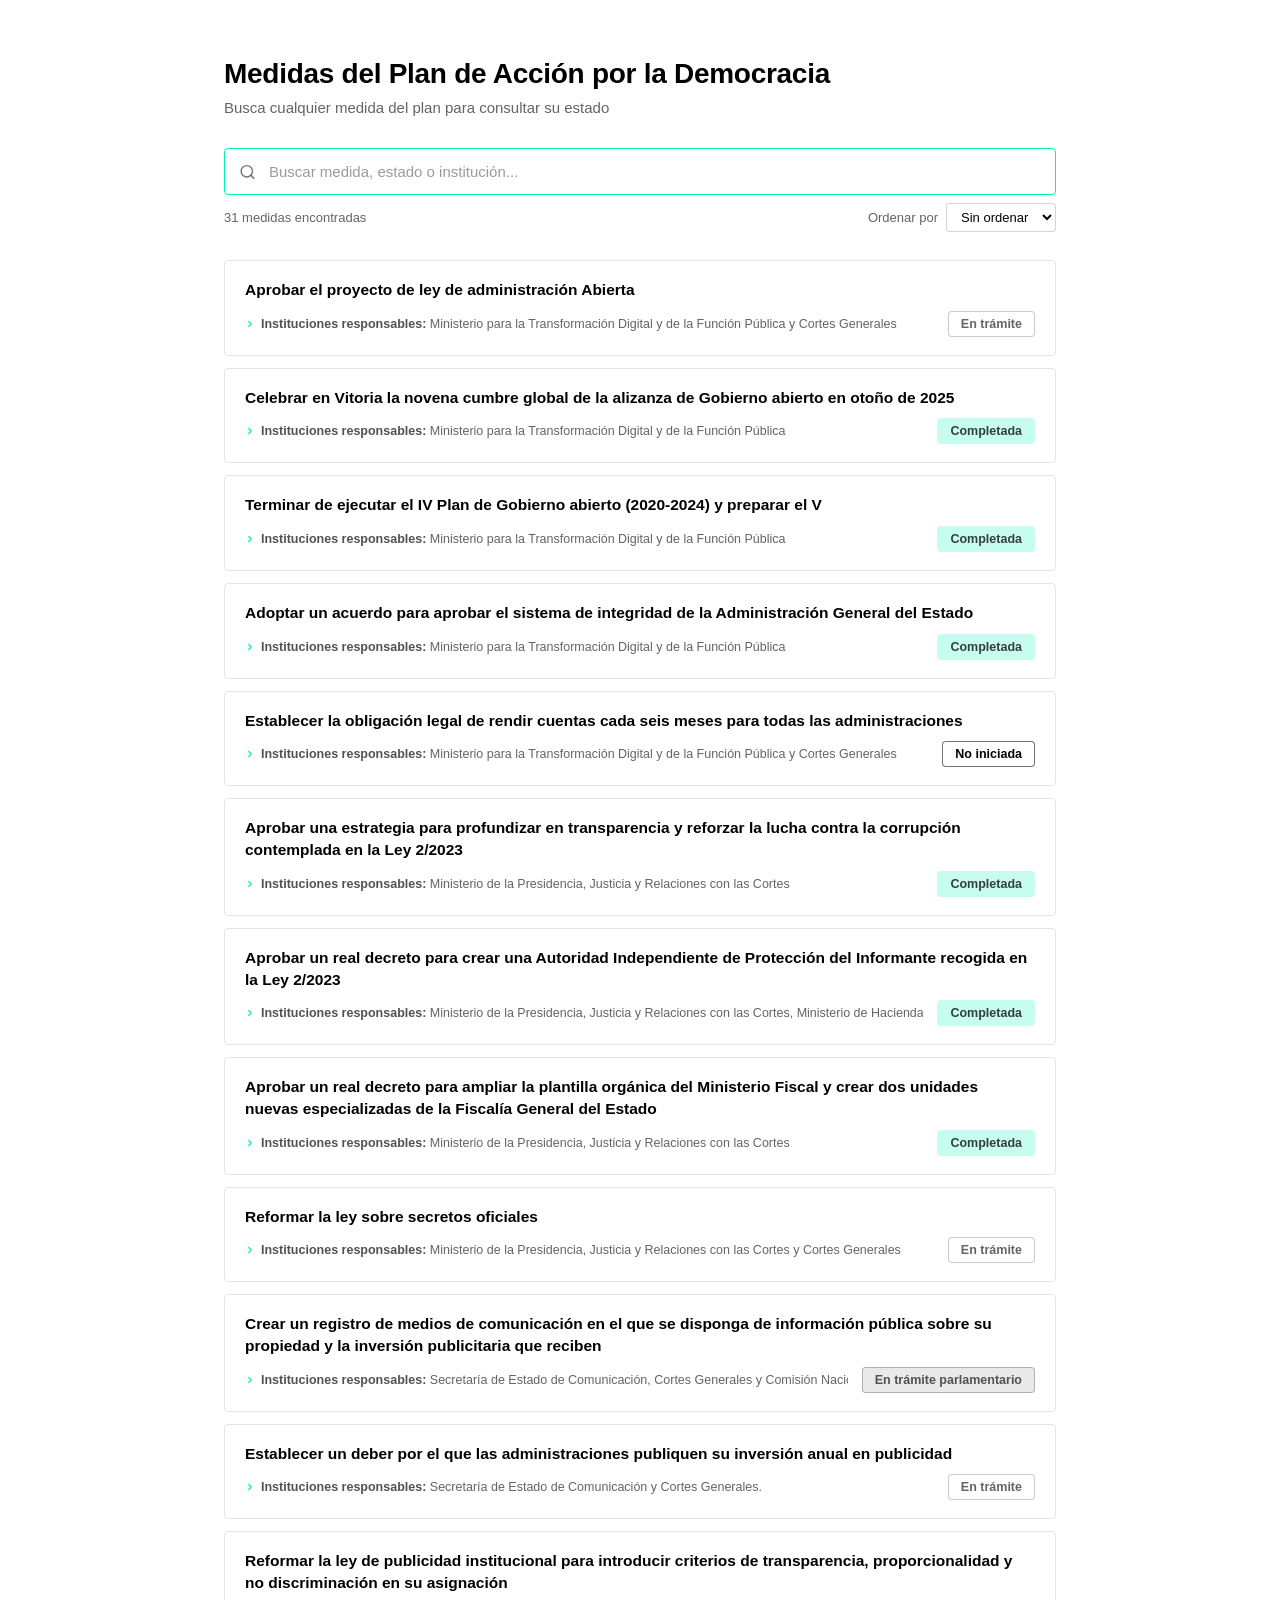
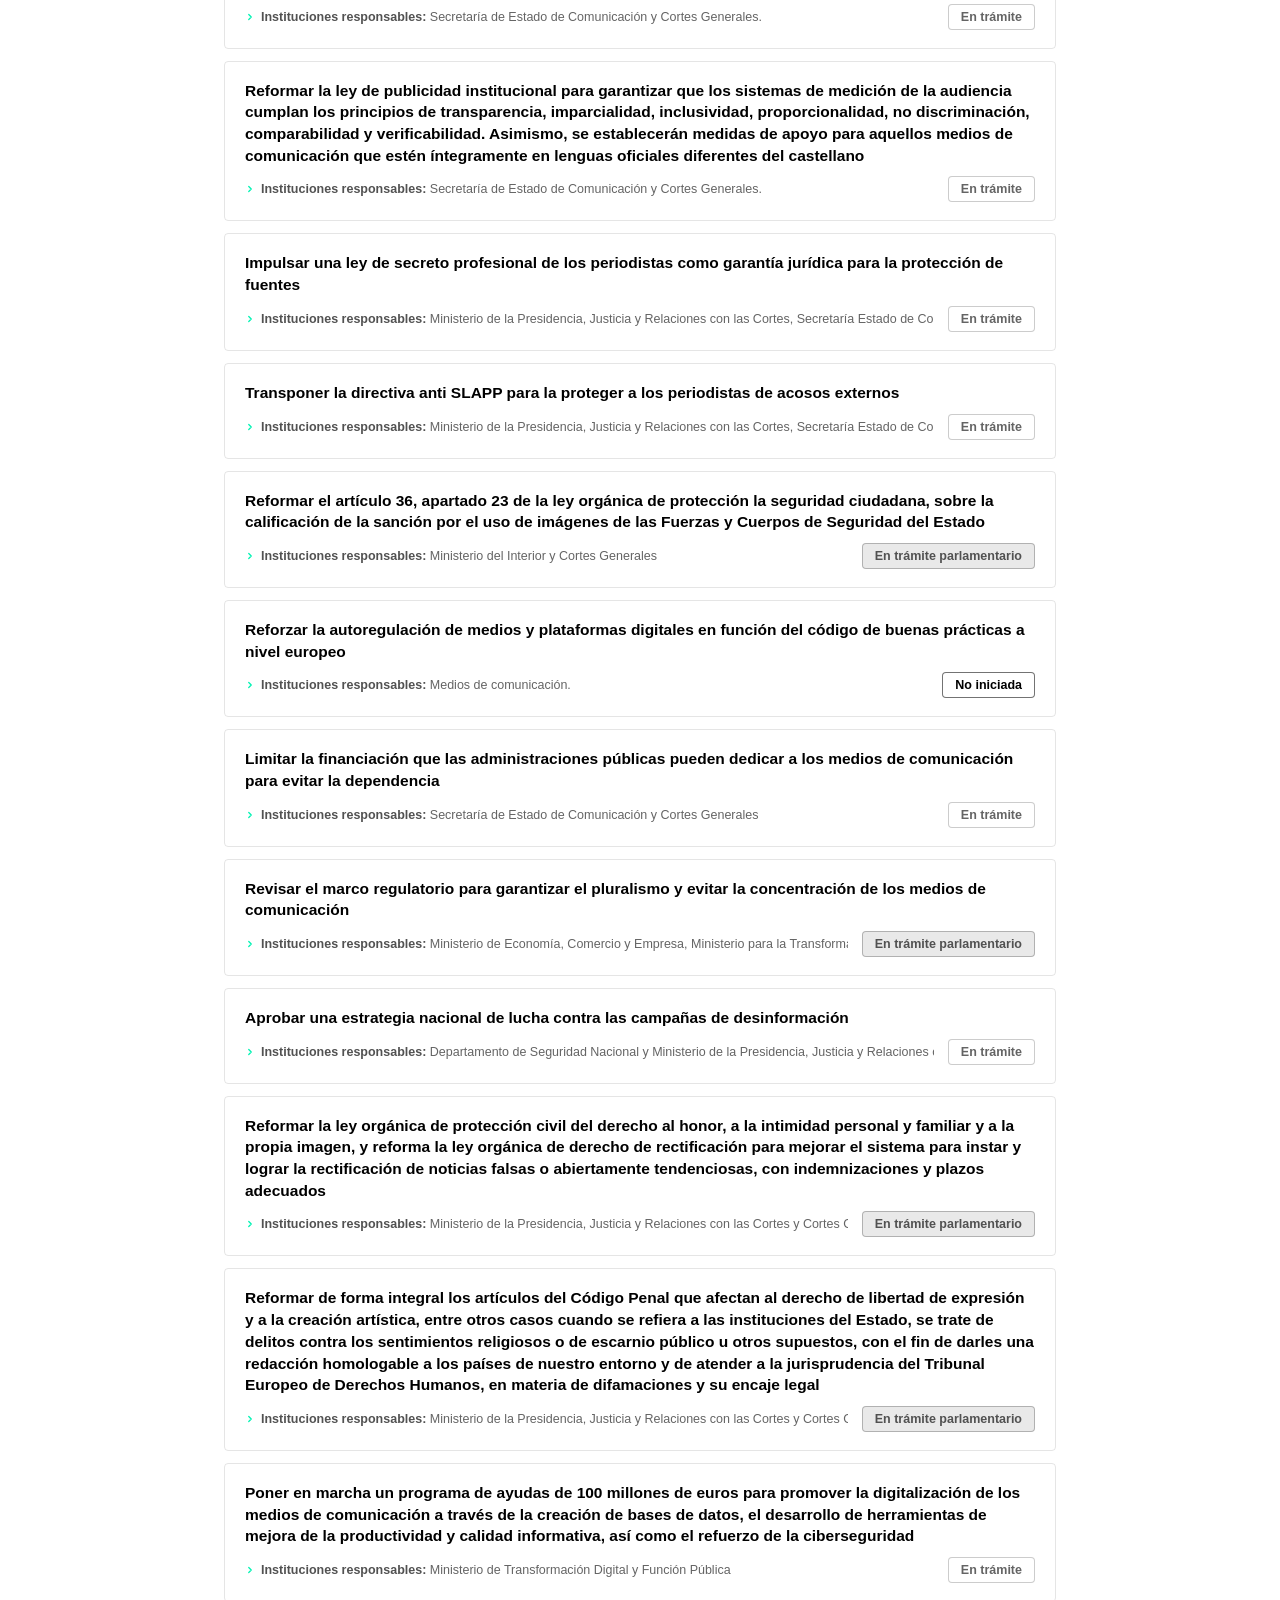
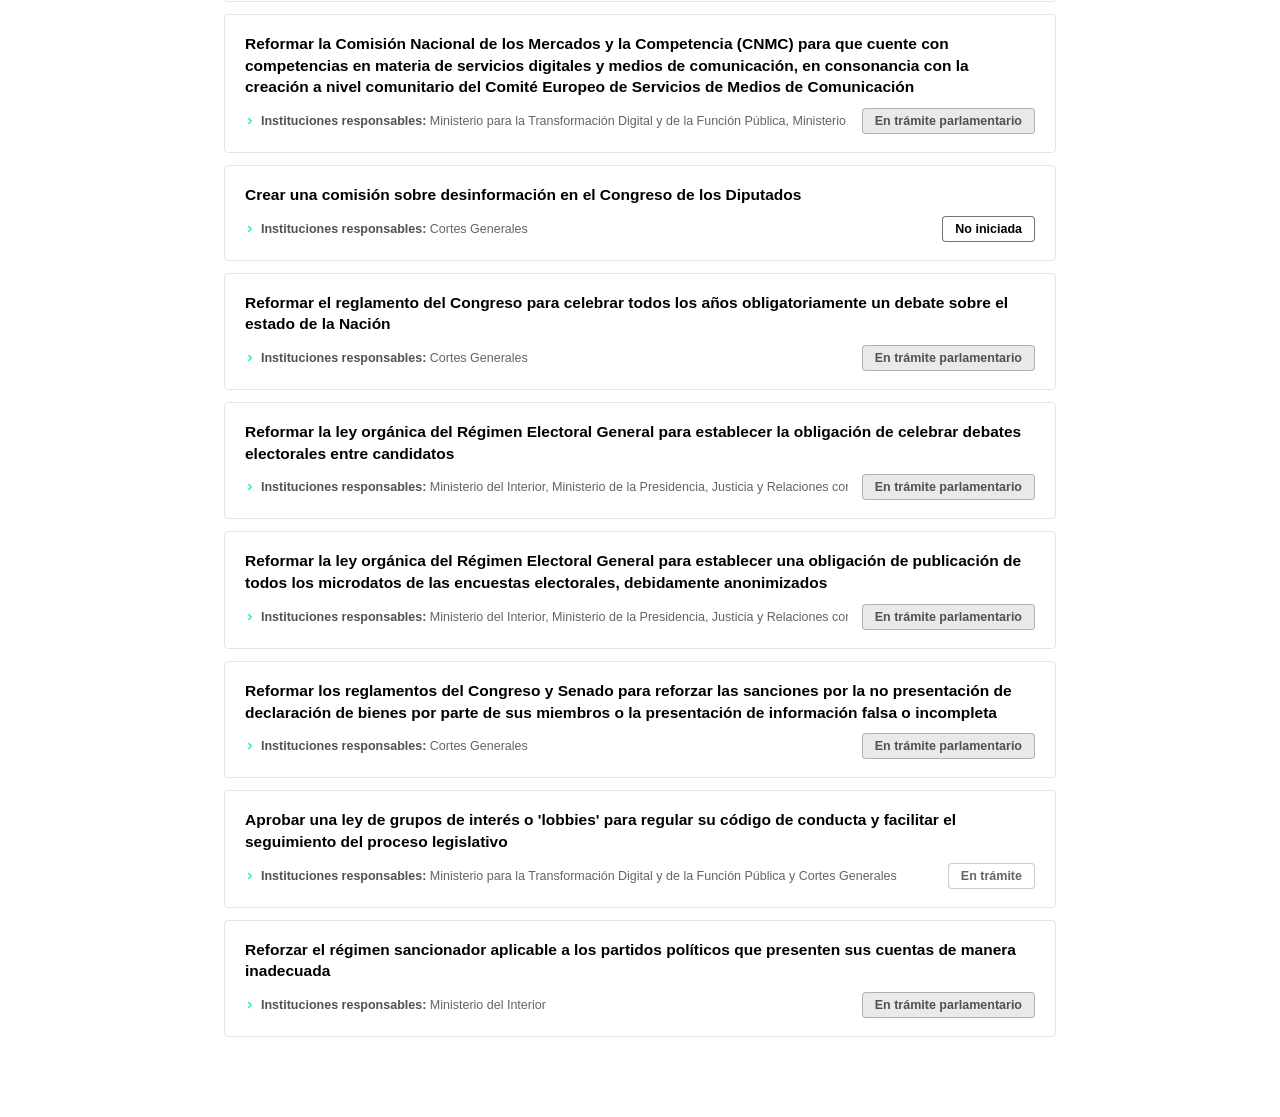
<file: visualizaciones/buscador-plan-accion.html>
<!DOCTYPE html>
<html lang="es">
<head>
<meta charset="UTF-8">
<meta name="viewport" content="width=device-width, initial-scale=1.0">
<title>Medidas del Plan de Acción por la Democracia</title>
<style>
  :root {
    --negro: #000000;
    --verde: #01f3b3;
    --gris-claro: #aaaaaa;
    --gris-oscuro: #494949;
    --blanco: #ffffff;
  }

  * { box-sizing: border-box; }

  body {
    margin: 0;
    padding: 0;
    background: var(--blanco);
    font-family: "Helvetica Neue", Helvetica, Arial, sans-serif;
    color: var(--negro);
  }

  .wrap {
    max-width: 880px;
    margin: 0 auto;
    padding: 56px 24px 80px;
  }

  h1 {
    font-size: 28px;
    font-weight: 700;
    letter-spacing: -0.01em;
    line-height: 1.25;
    margin: 0 0 8px;
    color: var(--negro);
  }

  .subtitulo {
    font-size: 15px;
    color: rgba(73, 73, 73, 0.85);
    margin: 0 0 32px;
  }

  /* Enlaces dentro del comentario */
  .comentario-interior a {
    color: #01f3b3;
    text-decoration: underline;
  }

  .comentario-interior a:hover {
    opacity: 0.8;
  }

  .buscador {
    position: relative;
    margin-bottom: 8px;
  }

  .buscador input {
    width: 100%;
    padding: 14px 18px 14px 44px;
    font-family: inherit;
    font-size: 15px;
    color: var(--negro);
    background: var(--blanco);
    border: 1.5px solid #01f3b3;
    border-radius: 4px;
    outline: none;
    transition: box-shadow 0.15s ease;
  }

  .buscador input::placeholder {
    color: rgba(73, 73, 73, 0.55);
  }

  .buscador input:focus {
    box-shadow: 0 0 0 3px rgba(1, 243, 179, 0.25);
  }

  .buscador svg {
    position: absolute;
    left: 15px;
    top: 50%;
    transform: translateY(-50%);
    width: 17px;
    height: 17px;
    stroke: rgba(73, 73, 73, 0.75);
  }

  .barra-inferior {
    display: flex;
    align-items: center;
    justify-content: space-between;
    flex-wrap: wrap;
    gap: 10px 16px;
    margin: 0 0 28px;
  }

  .contador {
    font-size: 13px;
    color: rgba(73, 73, 73, 0.85);
    margin: 0;
  }

  .orden {
    display: flex;
    align-items: center;
    gap: 8px;
    font-size: 13px;
    color: rgba(73, 73, 73, 0.85);
  }

  .orden select {
    font-family: inherit;
    font-size: 13px;
    color: var(--negro);
    background: var(--blanco);
    border: 1.5px solid rgba(170, 170, 170, 0.5);
    border-radius: 4px;
    padding: 5px 10px;
    outline: none;
    cursor: pointer;
    transition: border-color 0.15s ease;
  }

  .orden select:focus {
    border-color: rgba(1, 243, 179, 0.7);
  }

  .lista {
    display: flex;
    flex-direction: column;
    gap: 12px;
  }

  .medida {
    border: 1px solid rgba(73, 73, 73, 0.14);
    border-radius: 4px;
    padding: 18px 20px;
    cursor: pointer;
    transition: border-color 0.15s ease;
  }

  .medida:hover {
    border-color: rgba(170, 170, 170, 0.6);
  }

  .nombre-medida {
    font-weight: 700;
    font-size: 15.5px;
    line-height: 1.4;
    color: var(--negro);
    margin-bottom: 10px;
  }

  .fila-meta {
    display: flex;
    align-items: center;
    justify-content: space-between;
    gap: 14px;
  }

  .estado-btn {
    font-family: inherit;
    font-size: 12.5px;
    font-weight: 700;
    padding: 5px 12px;
    border-radius: 4px;
    border: 1.5px solid transparent;
    cursor: pointer;
    background: none;
    white-space: nowrap;
    flex-shrink: 0;
    pointer-events: none; /* toda la tarjeta es clicable, el botón es solo visual */
  }

  .estado-completada {
    background: rgba(1, 243, 179, 0.22);
    color: rgba(0, 0, 0, 0.75);
  }

  .estado-tramite {
    background: var(--blanco);
    color: rgba(73, 73, 73, 0.85);
    border-color: rgba(170, 170, 170, 0.6);
  }

  .estado-tramite-parlamentario {
    background: rgba(73, 73, 73, 0.12);
    color: rgba(73, 73, 73, 0.95);
    border-color: rgba(73, 73, 73, 0.35);
  }

  .estado-no-iniciada {
    background: var(--blanco);
    color: var(--negro);
    border-color: rgba(0, 0, 0, 0.55);
  }

  .institucion {
    font-size: 12.5px;
    color: rgba(73, 73, 73, 0.85);
    text-align: left;
    overflow: hidden;
    text-overflow: ellipsis;
    white-space: nowrap;
    min-width: 0;
    display: flex;
    align-items: center;
    gap: 6px;
  }

  .flecha {
    flex-shrink: 0;
    width: 10px;
    height: 10px;
    stroke: #01f3b3;
    transition: transform 0.2s ease;
  }

  .medida.abierto .flecha {
    transform: rotate(90deg);
  }

  .institucion-label {
    font-weight: 700;
    color: rgba(73, 73, 73, 0.95);
  }

  .comentario {
    max-height: 0;
    overflow: hidden;
    transition: max-height 0.2s ease, margin-top 0.2s ease;
  }

  .comentario.abierto {
    max-height: 300px;
    margin-top: 14px;
  }

  .comentario-interior {
    font-size: 13.5px;
    line-height: 1.6;
    color: rgba(73, 73, 73, 0.9);
    border-top: 1px solid rgba(73, 73, 73, 0.14);
    padding-top: 12px;
  }

  .sin-resultados {
    font-size: 14px;
    color: rgba(73, 73, 73, 0.85);
    padding: 24px 0;
    text-align: center;
  }

  @media (max-width: 480px) {
    .fila-meta {
      flex-direction: column;
      align-items: flex-start;
      gap: 8px;
    }
    .institucion {
      white-space: normal;
    }
  }
</style>
</head>
<body>
<div class="wrap">
  <h1>Medidas del Plan de Acción por la Democracia</h1>
  <p class="subtitulo">Busca cualquier medida del plan para consultar su estado</p>

  <div class="buscador">
    <svg viewBox="0 0 24 24" fill="none" stroke-width="2" stroke-linecap="round" stroke-linejoin="round">
      <circle cx="11" cy="11" r="8"></circle>
      <line x1="21" y1="21" x2="16.65" y2="16.65"></line>
    </svg>
    <input type="text" id="buscadorInput" placeholder="Buscar medida, estado o institución...">
  </div>

  <div class="barra-inferior">
    <p class="contador" id="contador"></p>
    <div class="orden">
      <label for="ordenSelect">Ordenar por</label>
      <select id="ordenSelect">
        <option value="ninguno">Sin ordenar</option>
        <option value="estado">Estado</option>
        <option value="alfabetico">Alfabético</option>
      </select>
    </div>
  </div>

  <div class="lista" id="lista"></div>
  <p class="sin-resultados" id="sinResultados" style="display:none;">No se han encontrado medidas que coincidan con la búsqueda.</p>
</div>

<script>
  let medidas = [];

  const lista = document.getElementById('lista');
  const input = document.getElementById('buscadorInput');
  const contador = document.getElementById('contador');
  const sinResultados = document.getElementById('sinResultados');
  const ordenSelect = document.getElementById('ordenSelect');

  // Orden lógico de los estados posibles
  const ordenEstado = {
    'completada': 0,
    'en trámite parlamentario': 1,
    'en trámite': 2,
    'no iniciada': 3
  };

  function claseEstado(estado) {
    const e = estado.toLowerCase();
    if (e.includes('completad')) return 'estado-completada';
    if (e.includes('parlamentario')) return 'estado-tramite-parlamentario';
    if (e.includes('no iniciada')) return 'estado-no-iniciada';
    return 'estado-tramite';
  }

  // Parser de CSV sencillo, soporta campos entre comillas con comas dentro
  function parseCSV(texto) {
    const filas = [];
    let fila = [];
    let campo = '';
    let entreComillas = false;

    for (let i = 0; i < texto.length; i++) {
      const c = texto[i];
      const siguiente = texto[i + 1];

      if (entreComillas) {
        if (c === '"' && siguiente === '"') { campo += '"'; i++; }
        else if (c === '"') { entreComillas = false; }
        else { campo += c; }
      } else {
        if (c === '"') { entreComillas = true; }
        else if (c === ',') { fila.push(campo); campo = ''; }
        else if (c === '\n' || c === '\r') {
          if (c === '\r' && siguiente === '\n') i++;
          fila.push(campo); campo = '';
          if (fila.length > 1 || fila[0] !== '') filas.push(fila);
          fila = [];
        } else { campo += c; }
      }
    }
    if (campo !== '' || fila.length) { fila.push(campo); filas.push(fila); }

    const [cabecera, ...resto] = filas;
    return resto
      .filter(f => f.length === cabecera.length)
      .map(f => ({
        medida: f[0].trim(),
        estado: f[1].trim(),
        comentario: f[2].trim(),
        instituciones: f[3].trim()
      }));
  }

  function cargarDatos(texto) {
    medidas = parseCSV(texto);
    render(medidas);
  }

  fetch('files/medidas-plan-accion.csv')
    .then(res => res.text())
    .then(cargarDatos);

  function ordenar(datos) {
    const criterio = ordenSelect.value;
    const copia = [...datos];

    if (criterio === 'alfabetico') {
      copia.sort((a, b) => a.medida.localeCompare(b.medida, 'es'));
    } else if (criterio === 'estado') {
      copia.sort((a, b) => {
        const va = ordenEstado[a.estado.toLowerCase()] ?? 99;
        const vb = ordenEstado[b.estado.toLowerCase()] ?? 99;
        return va - vb;
      });
    }

    return copia;
  }

  function render(datos) {
    lista.innerHTML = '';

    if (datos.length === 0) {
      sinResultados.style.display = 'block';
    } else {
      sinResultados.style.display = 'none';
    }

    datos.forEach((item, idx) => {
      const card = document.createElement('div');
      card.className = 'medida';
      card.setAttribute('data-idx', idx);

      card.innerHTML = `
        <div class="nombre-medida">${item.medida}</div>
        <div class="fila-meta">
          <div class="institucion">
            <svg class="flecha" viewBox="0 0 24 24" fill="none" stroke="currentColor" stroke-width="3" stroke-linecap="round" stroke-linejoin="round"><polyline points="9 6 15 12 9 18"></polyline></svg>
            <span><span class="institucion-label">Instituciones responsables:</span> ${item.instituciones}</span>
          </div>
          <button class="estado-btn ${claseEstado(item.estado)}">${item.estado}</button>
        </div>
        <div class="comentario" id="comentario-${idx}">
          <div class="comentario-interior">${item.comentario}</div>
        </div>
      `;

      card.addEventListener('click', () => {
        card.classList.toggle('abierto');
        document.getElementById(`comentario-${idx}`).classList.toggle('abierto');
      });

      lista.appendChild(card);
    });

    contador.textContent = `${datos.length} medida${datos.length === 1 ? '' : 's'} encontrada${datos.length === 1 ? '' : 's'}`;
  }

  function filtrar() {
    const q = input.value.trim().toLowerCase();
    const filtradas = medidas.filter(item =>
      item.medida.toLowerCase().includes(q) ||
      item.estado.toLowerCase().includes(q) ||
      item.instituciones.toLowerCase().includes(q) ||
      item.comentario.toLowerCase().includes(q)
    );
    render(ordenar(filtradas));
  }

  input.addEventListener('input', filtrar);
  ordenSelect.addEventListener('change', filtrar);
</script>
</body>
</html>
</file>
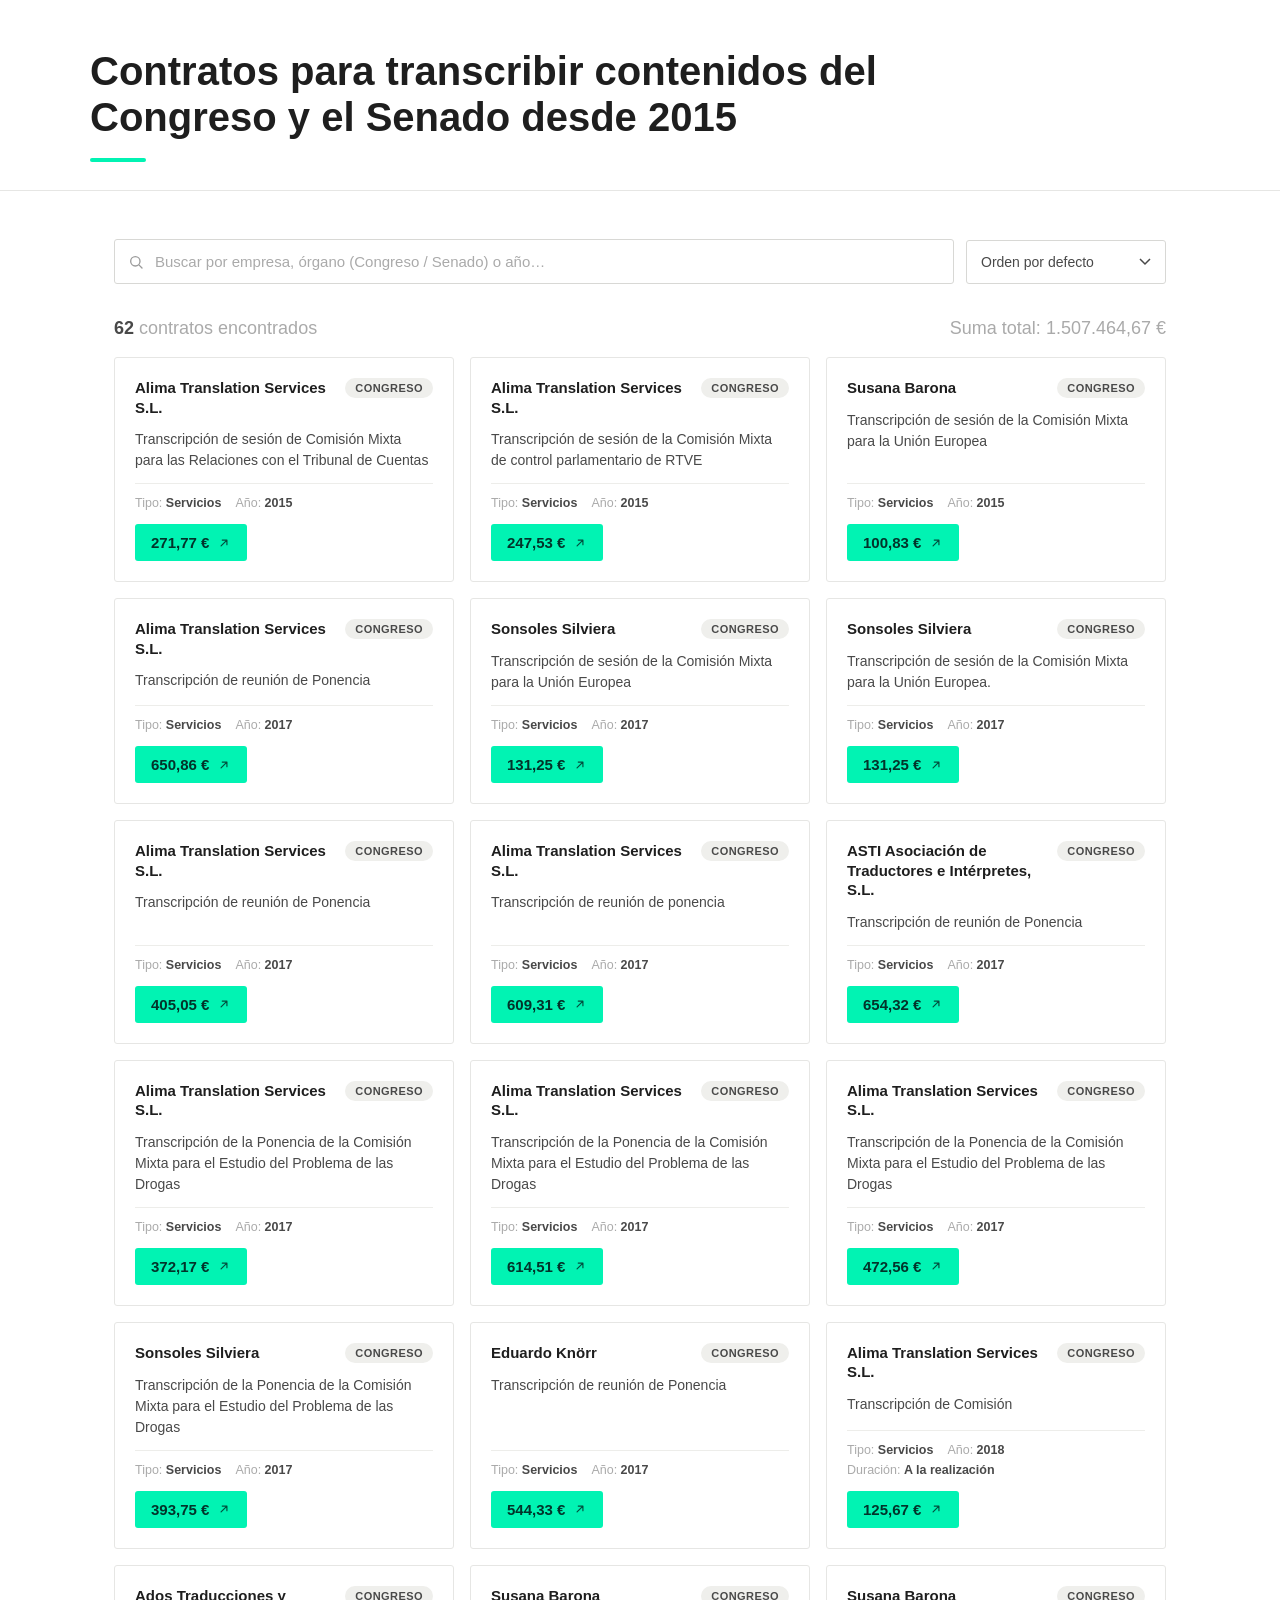
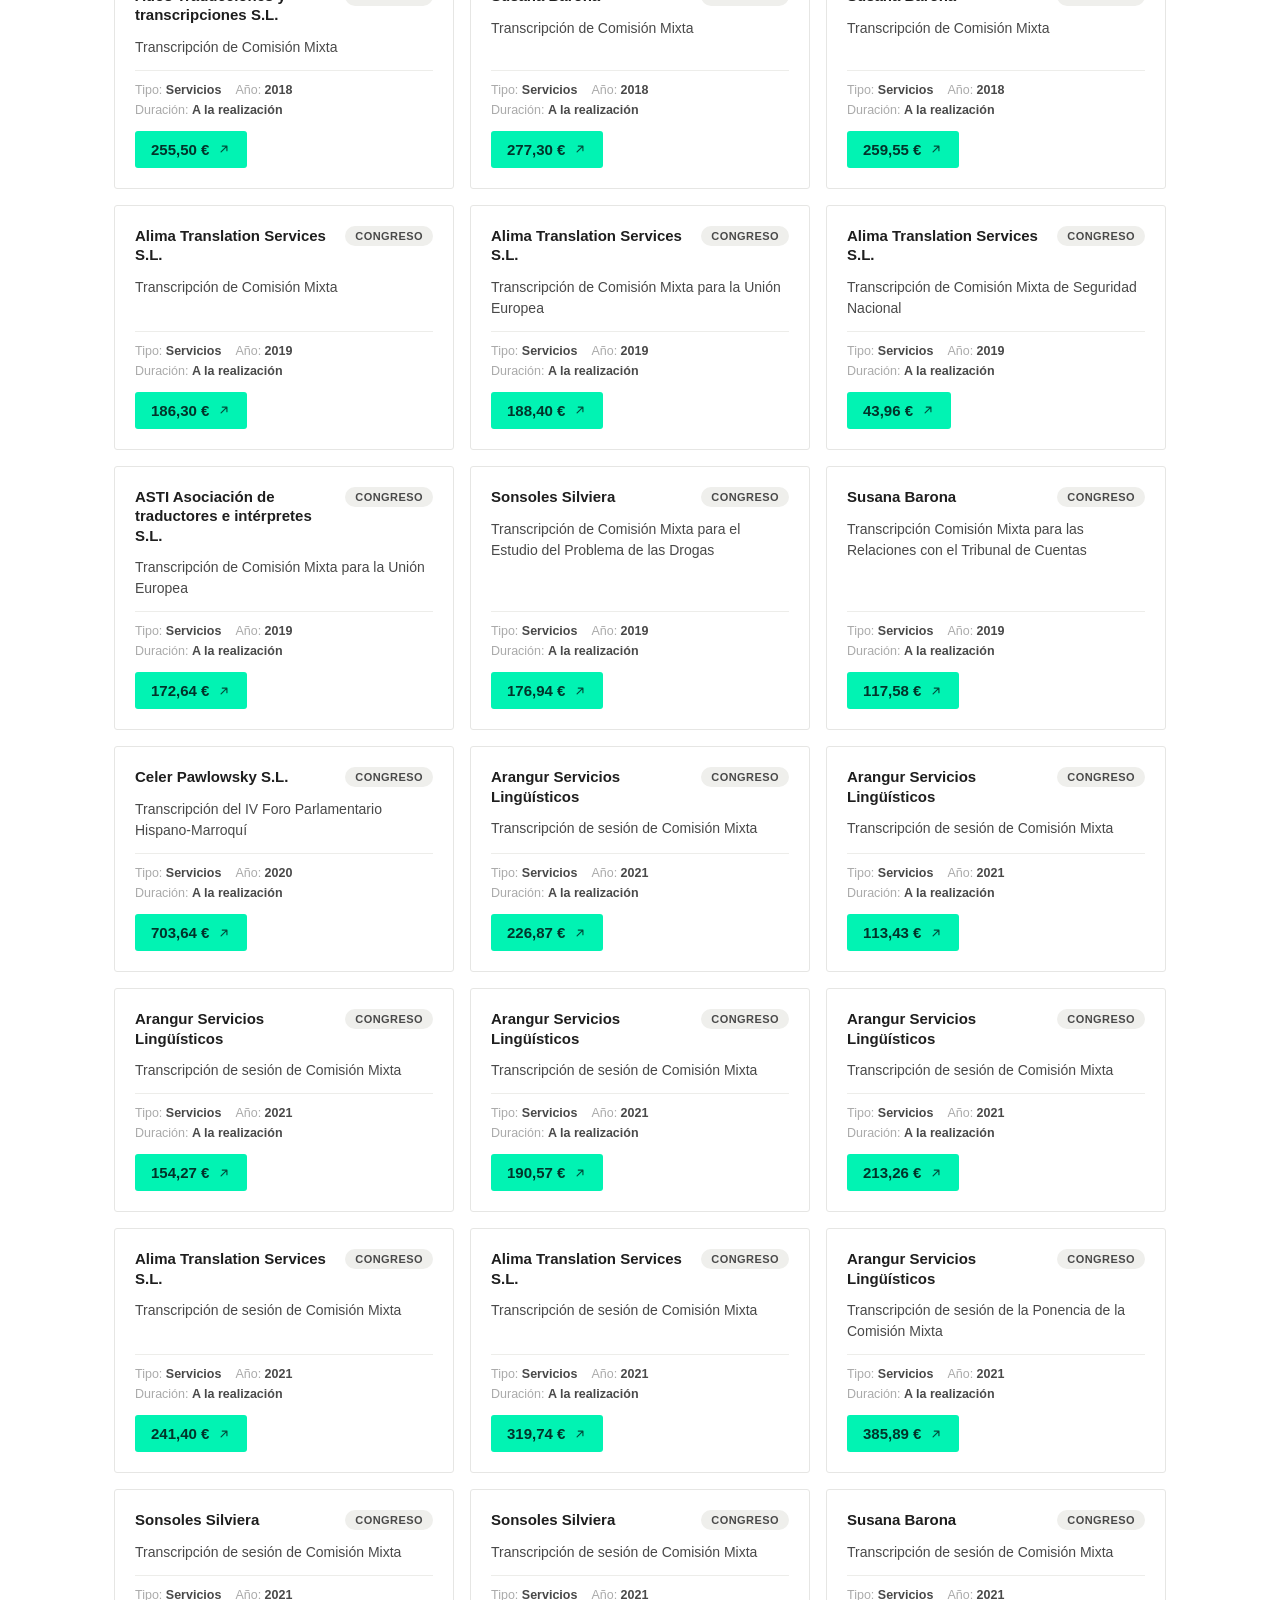
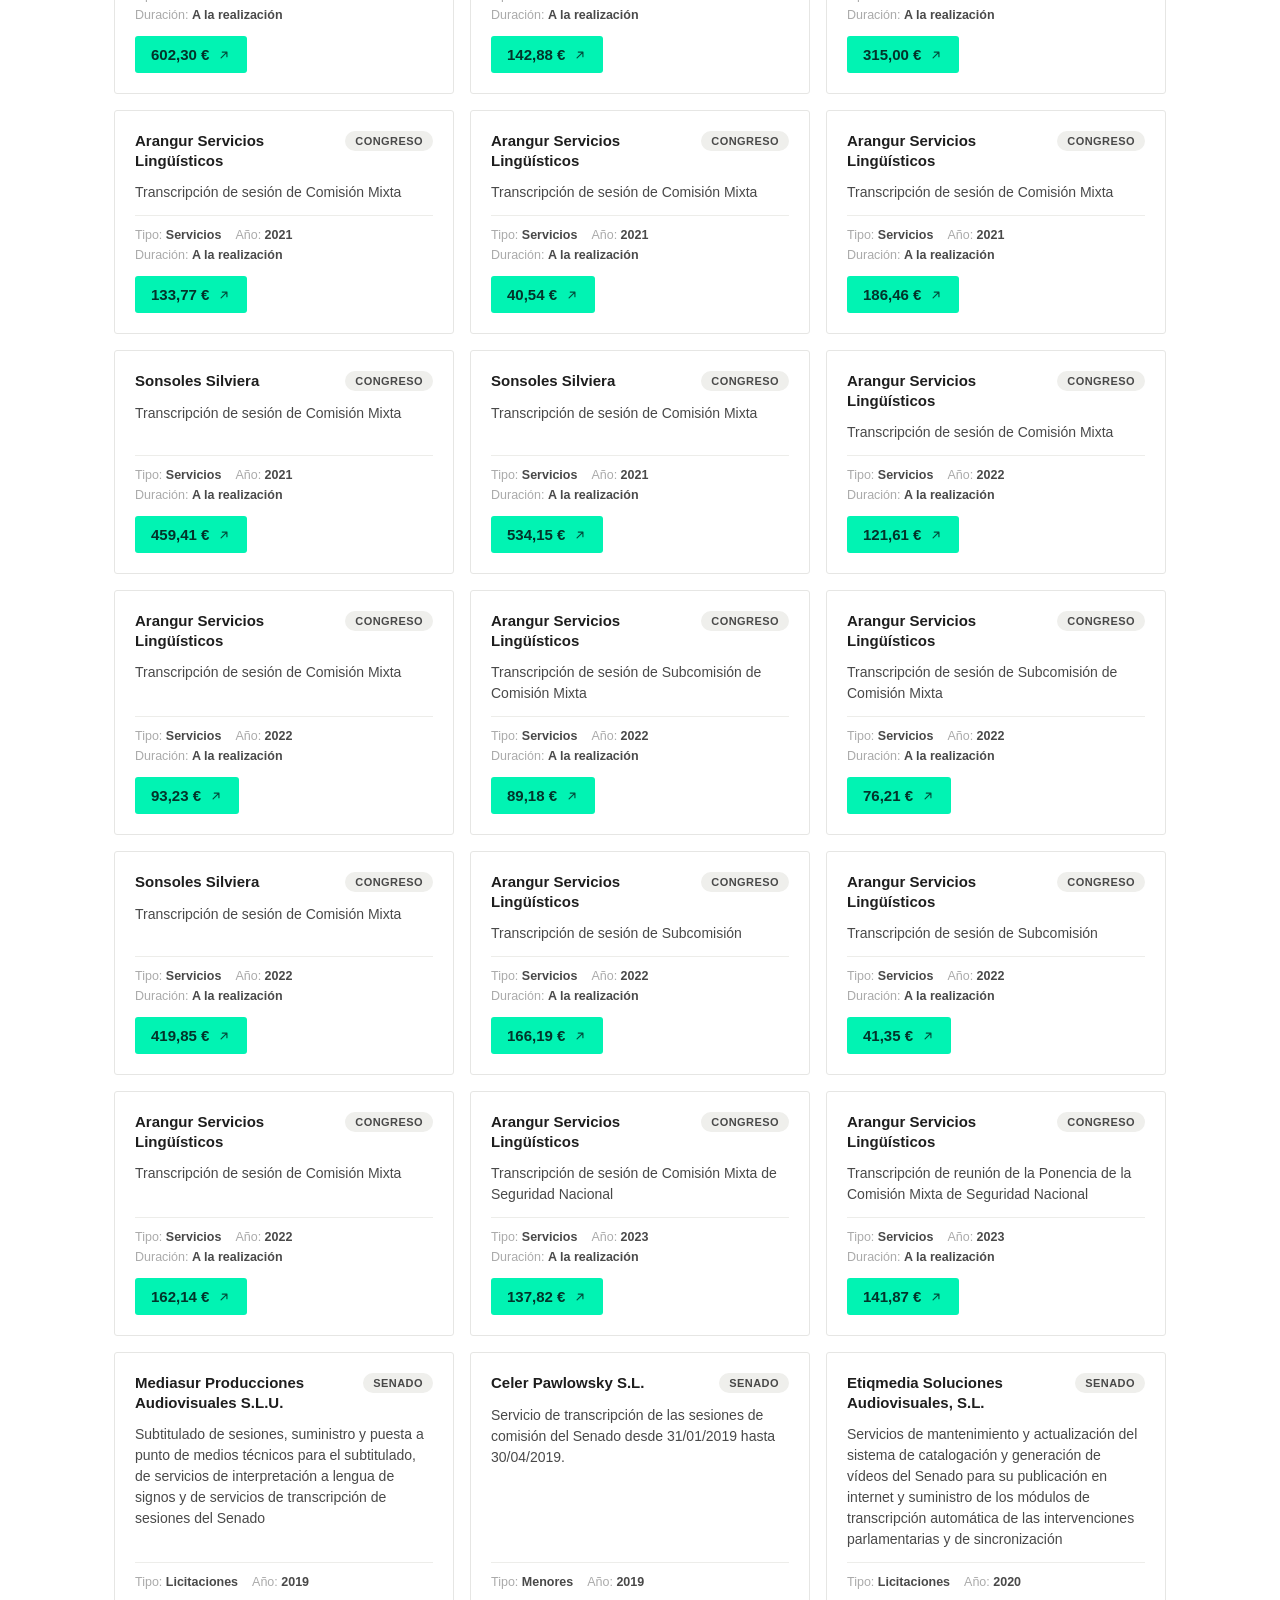
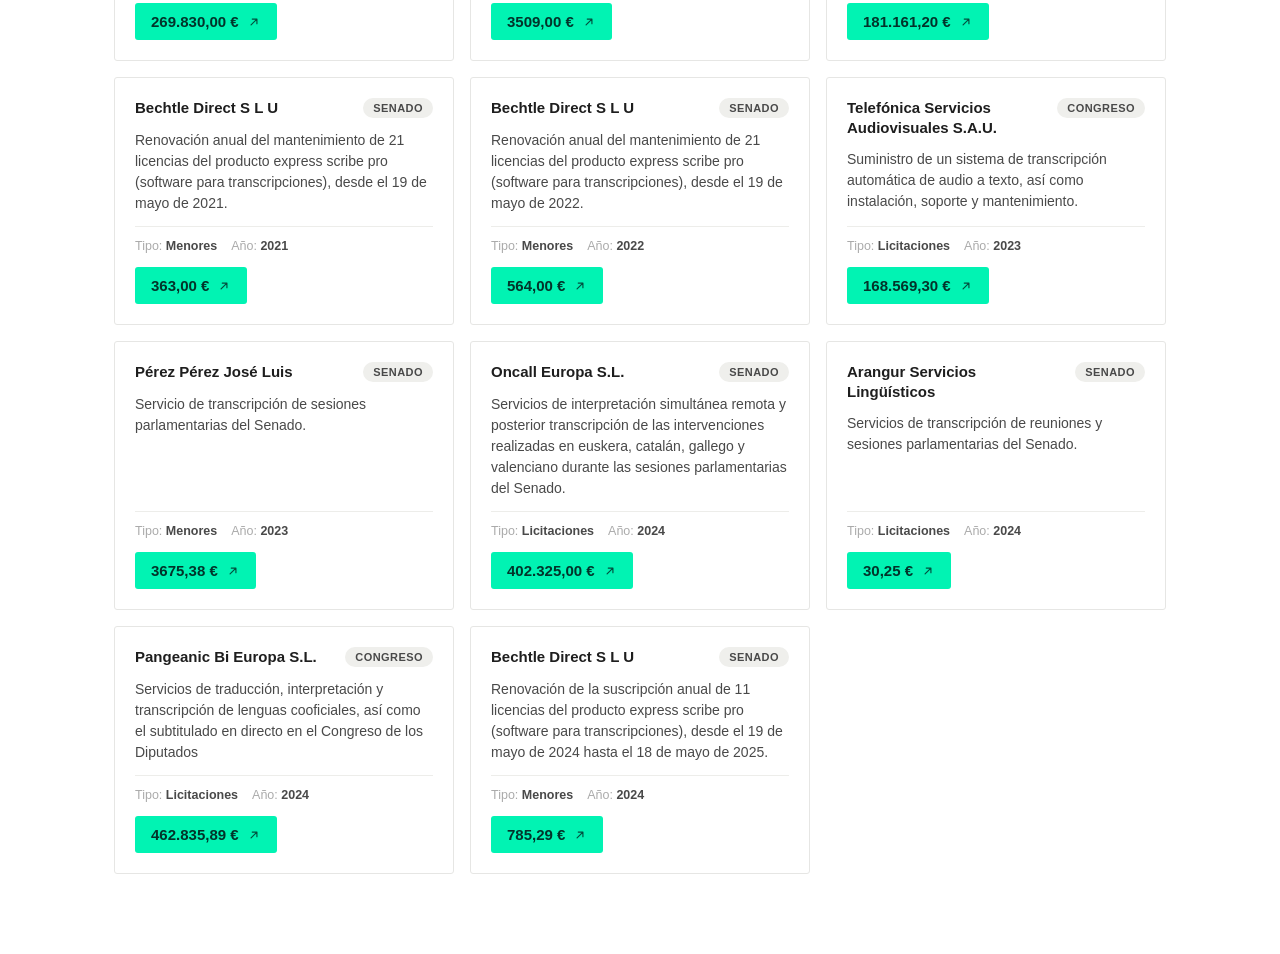
<file: visualizaciones/contratos-transcripcion.html>
<!DOCTYPE html>
<html lang="es">
<head>
<meta charset="UTF-8">
<meta name="viewport" content="width=device-width, initial-scale=1.0">
<title>Contratos para transcribir contenidos del Congreso y el Senado desde 2015</title>
<style>
  :root{
    --mint:#01f3b3;
    --ink:#494949;
    --grey:#aaaaaa;
    --bg:#ffffff;
    --card:#ffffff;
  }
  *{box-sizing:border-box;}
  body{
    margin:0;
    font-family:"Helvetica Neue", Helvetica, Arial, sans-serif;
    color:var(--ink);
  }
  header{
    padding:48px 24px 28px;
    border-bottom:1px solid #e6e6e4;
    background:var(--card);
  }
  .header-inner{
    max-width:1100px;
    margin:0 auto;
  }
  .eyebrow{
    font-size:12px;
    letter-spacing:0.14em;
    text-transform:uppercase;
    color:var(--grey);
    margin:0 0 10px;
    font-weight:700;
  }
  h1{
    font-size:clamp(26px,4vw,40px);
    line-height:1.15;
    margin:0 0 6px;
    font-weight:700;
    color:#1e1e1e;
    max-width:820px;
  }
  .subtitle{
    font-size:15px;
    color:var(--grey);
    margin:0;
    max-width:640px;
  }
  .accent-bar{
    width:56px;
    height:4px;
    background:var(--mint);
    margin:18px 0 0;
    border-radius:2px;
  }

  main{
    max-width:1100px;
    margin:0 auto;
    padding:32px 24px 80px;
  }

  .controls{
    display:flex;
    flex-wrap:wrap;
    gap:12px;
    align-items:center;
    margin-bottom:8px;
    position:sticky;
    top:0;
    background:var(--bg);
    padding:16px 0;
    z-index:5;
  }
  .search-wrap{
    position:relative;
    flex:1 1 320px;
  }
  .search-wrap svg{
    position:absolute;
    left:14px;
    top:50%;
    transform:translateY(-50%);
    opacity:0.55;
  }
  input[type="text"]{
    width:100%;
    padding:13px 14px 13px 40px;
    border:1px solid #d8d8d5;
    border-radius:3px;
    font-family:inherit;
    font-size:15px;
    color:var(--ink);
    background:var(--card);
    outline:none;
    transition:border-color .15s ease, box-shadow .15s ease;
  }
  input[type="text"]::placeholder{color:var(--grey);}
  input[type="text"]:focus{
    border-color:var(--mint);
    box-shadow:0 0 0 3px rgba(1,243,179,0.18);
  }
  select{
    padding:13px 34px 13px 14px;
    border:1px solid #d8d8d5;
    border-radius:3px;
    background:var(--card);
    font-family:inherit;
    font-size:14px;
    color:var(--ink);
    cursor:pointer;
    outline:none;
    appearance:none;
    background-image:url("data:image/svg+xml,%3Csvg xmlns='http://www.w3.org/2000/svg' width='12' height='8'%3E%3Cpath d='M1 1l5 5 5-5' stroke='%23494949' stroke-width='1.5' fill='none' fill-rule='evenodd'/%3E%3C/svg%3E");
    background-repeat:no-repeat;
    background-position:right 14px center;
  }
  select:focus{
    border-color:var(--mint);
    box-shadow:0 0 0 3px rgba(1,243,179,0.18);
  }

  .meta-row{
    display:flex;
    justify-content:space-between;
    align-items:baseline;
    margin:18px 0 18px;
    font-size:18px;
    color:var(--grey);
  }
  .meta-row strong{color:var(--ink);}

  .grid{
    display:grid;
    grid-template-columns:repeat(auto-fill, minmax(300px, 1fr));
    gap:16px;
  }

  .card{
    background:var(--card);
    border:1px solid #e6e6e4;
    border-radius:3px;
    padding:20px;
    display:flex;
    flex-direction:column;
    gap:12px;
    transition:border-color .15s ease, transform .15s ease;
  }
  .card:hover{
    border-color:var(--mint);
    transform:translateY(-2px);
  }
  .card-top{
    display:flex;
    justify-content:space-between;
    align-items:flex-start;
    gap:10px;
  }
  .empresa{
    font-size:15px;
    font-weight:700;
    color:#1e1e1e;
    line-height:1.3;
  }
  .tag{
    flex-shrink:0;
    font-size:11px;
    font-weight:700;
    text-transform:uppercase;
    letter-spacing:0.04em;
    padding:4px 10px;
    border-radius:100px;
    white-space:nowrap;
  }
  .tag.congreso{
    background:#efefec;
    color:var(--ink);
  }
  .tag.senado{
    background:#efefec;
    color:var(--ink);
  }
  .objeto{
    font-size:14px;
    color:var(--ink);
    line-height:1.5;
    flex-grow:1;
  }
  .card-details{
    display:flex;
    flex-wrap:wrap;
    gap:6px 14px;
    font-size:12.5px;
    color:var(--grey);
    border-top:1px solid #ededea;
    padding-top:12px;
  }
  .card-details span b{color:var(--ink); font-weight:700;}

  .price-link{
    align-self:flex-start;
    margin-top:2px;
    display:inline-flex;
    align-items:center;
    gap:8px;
    text-decoration:none;
    background:var(--mint);
    color:#02332a;
    padding:10px 16px;
    border-radius:3px;
    font-size:15px;
    font-weight:700;
    transition:background .15s ease;
  }
  .price-link:hover{
    background:#00d99c;
    color:#02332a;
  }
  .price-link svg{opacity:0.85;}

  .empty{
    text-align:center;
    padding:60px 20px;
    color:var(--grey);
    font-size:15px;
  }

  @media (max-width:600px){
    .controls{flex-direction:column; align-items:stretch;}
    .search-wrap{
      position:relative;
      flex:1 1;
    }
    .meta-row{
      font-size:14px;
    }
    select{width:100%;}
  }
</style>
</head>
<body>

<header>
  <div class="header-inner">
    <h1>Contratos para transcribir contenidos del Congreso y el Senado desde 2015</h1>
    <div class="accent-bar"></div>
  </div>
</header>

<main>
  <div class="controls">
    <div class="search-wrap">
      <svg width="16" height="16" viewBox="0 0 24 24" fill="none"><circle cx="11" cy="11" r="7" stroke="#494949" stroke-width="2"/><path d="M21 21l-4.3-4.3" stroke="#494949" stroke-width="2" stroke-linecap="round"/></svg>
      <input type="text" id="searchInput" placeholder="Buscar por empresa, órgano (Congreso / Senado) o año…">
    </div>
    <select id="sortSelect">
      <option value="default">Orden por defecto</option>
      <option value="desc">Importe: mayor a menor</option>
      <option value="asc">Importe: menor a mayor</option>
    </select>
  </div>

  <div class="meta-row">
    <span><strong id="countLabel">0</strong> contratos encontrados</span>
    <span id="totalLabel"></span>
  </div>

  <div class="grid" id="grid"></div>
  <div class="empty" id="emptyState" style="display:none;">No se han encontrado contratos con esos criterios.</div>
</main>

<script>
const data = [
{empresa:"Alima Translation Services S.L.",tipo:"Servicios",objeto:"Transcripción de sesión de Comisión Mixta para las Relaciones con el Tribunal de Cuentas",duracion:"",organo:"Congreso",importe:271.77,año:2015,link:"https://www.congreso.es/es/web/guest/cem/contratmenor1t2015ccgg"},
{empresa:"Alima Translation Services S.L.",tipo:"Servicios",objeto:"Transcripción de sesión de la Comisión Mixta de control parlamentario de RTVE",duracion:"",organo:"Congreso",importe:247.53,año:2015,link:"https://www.congreso.es/es/web/guest/cem/contratmenor2t2015ccgg"},
{empresa:"Susana Barona",tipo:"Servicios",objeto:"Transcripción de sesión de la Comisión Mixta para la Unión Europea",duracion:"",organo:"Congreso",importe:100.83,año:2015,link:"https://www.congreso.es/es/web/guest/cem/contratmenor2t2015ccgg"},
{empresa:"Alima Translation Services S.L.",tipo:"Servicios",objeto:"Transcripción de reunión de Ponencia",duracion:"",organo:"Congreso",importe:650.86,año:2017,link:"https://www.congreso.es/es/web/guest/cem/contratmenor2t2017ccgg"},
{empresa:"Sonsoles Silviera",tipo:"Servicios",objeto:"Transcripción de sesión de la Comisión Mixta para la Unión Europea",duracion:"",organo:"Congreso",importe:131.25,año:2017,link:"https://www.congreso.es/es/web/guest/cem/contratmenor2t2017ccgg"},
{empresa:"Sonsoles Silviera",tipo:"Servicios",objeto:"Transcripción de sesión de la Comisión Mixta para la Unión Europea.",duracion:"",organo:"Congreso",importe:131.25,año:2017,link:"https://www.congreso.es/es/web/guest/cem/contratmenor2t2017ccgg"},
{empresa:"Alima Translation Services S.L.",tipo:"Servicios",objeto:"Transcripción de reunión de Ponencia",duracion:"",organo:"Congreso",importe:405.05,año:2017,link:"https://www.congreso.es/es/web/guest/cem/contratmenor2t2017ccgg"},
{empresa:"Alima Translation Services S.L.",tipo:"Servicios",objeto:"Transcripción de reunión de ponencia",duracion:"",organo:"Congreso",importe:609.31,año:2017,link:"https://www.congreso.es/es/web/guest/cem/contratmenor2t2017ccgg"},
{empresa:"ASTI Asociación de Traductores e Intérpretes, S.L.",tipo:"Servicios",objeto:"Transcripción de reunión de Ponencia",duracion:"",organo:"Congreso",importe:654.32,año:2017,link:"https://www.congreso.es/es/web/guest/cem/contratmenor2t2017ccgg"},
{empresa:"Alima Translation Services S.L.",tipo:"Servicios",objeto:"Transcripción de la Ponencia de la Comisión Mixta para el Estudio del Problema de las Drogas",duracion:"",organo:"Congreso",importe:372.17,año:2017,link:"https://www.congreso.es/es/web/guest/cem/contratmenor3t2017ccgg"},
{empresa:"Alima Translation Services S.L.",tipo:"Servicios",objeto:"Transcripción de la Ponencia de la Comisión Mixta para el Estudio del Problema de las Drogas",duracion:"",organo:"Congreso",importe:614.51,año:2017,link:"https://www.congreso.es/es/web/guest/cem/contratmenor3t2017ccgg"},
{empresa:"Alima Translation Services S.L.",tipo:"Servicios",objeto:"Transcripción de la Ponencia de la Comisión Mixta para el Estudio del Problema de las Drogas",duracion:"",organo:"Congreso",importe:472.56,año:2017,link:"https://www.congreso.es/es/web/guest/cem/contratmenor3t2017ccgg"},
{empresa:"Sonsoles Silviera",tipo:"Servicios",objeto:"Transcripción de la Ponencia de la Comisión Mixta para el Estudio del Problema de las Drogas",duracion:"",organo:"Congreso",importe:393.75,año:2017,link:"https://www.congreso.es/es/web/guest/cem/contratmenor3t2017ccgg"},
{empresa:"Eduardo Knörr",tipo:"Servicios",objeto:"Transcripción de reunión de Ponencia",duracion:"",organo:"Congreso",importe:544.33,año:2017,link:"https://www.congreso.es/es/web/guest/cem/contratmenor4t2017ccgg"},
{empresa:"Alima Translation Services S.L.",tipo:"Servicios",objeto:"Transcripción de Comisión",duracion:"A la realización",organo:"Congreso",importe:125.67,año:2018,link:"https://www.congreso.es/es/web/guest/cem/contratmenor2t2018ccgg"},
{empresa:"Ados Traducciones y transcripciones S.L.",tipo:"Servicios",objeto:"Transcripción de Comisión Mixta",duracion:"A la realización",organo:"Congreso",importe:255.5,año:2018,link:"https://www.congreso.es/es/web/guest/cem/contratmenor4t2018ccgg"},
{empresa:"Susana Barona",tipo:"Servicios",objeto:"Transcripción de Comisión Mixta",duracion:"A la realización",organo:"Congreso",importe:277.3,año:2018,link:"https://www.congreso.es/es/web/guest/cem/contratmenor4t2018ccgg"},
{empresa:"Susana Barona",tipo:"Servicios",objeto:"Transcripción de Comisión Mixta",duracion:"A la realización",organo:"Congreso",importe:259.55,año:2018,link:"https://www.congreso.es/es/web/guest/cem/contratmenor4t2018ccgg"},
{empresa:"Alima Translation Services S.L.",tipo:"Servicios",objeto:"Transcripción de Comisión Mixta",duracion:"A la realización",organo:"Congreso",importe:186.3,año:2019,link:"https://www.congreso.es/es/web/guest/cem/contratmenor1t2019ccgg"},
{empresa:"Alima Translation Services S.L.",tipo:"Servicios",objeto:"Transcripción de Comisión Mixta para la Unión Europea",duracion:"A la realización",organo:"Congreso",importe:188.4,año:2019,link:"https://www.congreso.es/es/web/guest/cem/contratmenor2t2019ccgg"},
{empresa:"Alima Translation Services S.L.",tipo:"Servicios",objeto:"Transcripción de Comisión Mixta de Seguridad Nacional",duracion:"A la realización",organo:"Congreso",importe:43.96,año:2019,link:"https://www.congreso.es/es/web/guest/cem/contratmenor2t2019ccgg"},
{empresa:"ASTI Asociación de traductores e intérpretes S.L.",tipo:"Servicios",objeto:"Transcripción de Comisión Mixta para la Unión Europea",duracion:"A la realización",organo:"Congreso",importe:172.64,año:2019,link:"https://www.congreso.es/es/web/guest/cem/contratmenor2t2019ccgg"},
{empresa:"Sonsoles Silviera",tipo:"Servicios",objeto:"Transcripción de Comisión Mixta para el Estudio del Problema de las Drogas",duracion:"A la realización",organo:"Congreso",importe:176.94,año:2019,link:"https://www.congreso.es/es/web/guest/cem/contratmenor2t2019ccgg"},
{empresa:"Susana Barona",tipo:"Servicios",objeto:"Transcripción Comisión Mixta para las Relaciones con el Tribunal de Cuentas",duracion:"A la realización",organo:"Congreso",importe:117.58,año:2019,link:"https://www.congreso.es/es/web/guest/cem/contratmenor2t2019ccgg"},
{empresa:"Celer Pawlowsky S.L.",tipo:"Servicios",objeto:"Transcripción del IV Foro Parlamentario Hispano-Marroquí",duracion:"A la realización",organo:"Congreso",importe:703.64,año:2020,link:"https://www.congreso.es/es/web/guest/cem/contratmenor1t2020ccgg"},
{empresa:"Arangur Servicios Lingüísticos",tipo:"Servicios",objeto:"Transcripción de sesión de Comisión Mixta",duracion:"A la realización",organo:"Congreso",importe:226.87,año:2021,link:"https://www.congreso.es/es/web/guest/cem/contratmenor1t2021ccgg"},
{empresa:"Arangur Servicios Lingüísticos",tipo:"Servicios",objeto:"Transcripción de sesión de Comisión Mixta",duracion:"A la realización",organo:"Congreso",importe:113.43,año:2021,link:"https://www.congreso.es/es/web/guest/cem/contratmenor1t2021ccgg"},
{empresa:"Arangur Servicios Lingüísticos",tipo:"Servicios",objeto:"Transcripción de sesión de Comisión Mixta",duracion:"A la realización",organo:"Congreso",importe:154.27,año:2021,link:"https://www.congreso.es/es/web/guest/cem/contratmenor1t2021ccgg"},
{empresa:"Arangur Servicios Lingüísticos",tipo:"Servicios",objeto:"Transcripción de sesión de Comisión Mixta",duracion:"A la realización",organo:"Congreso",importe:190.57,año:2021,link:"https://www.congreso.es/es/web/guest/cem/contratmenor1t2021ccgg"},
{empresa:"Arangur Servicios Lingüísticos",tipo:"Servicios",objeto:"Transcripción de sesión de Comisión Mixta",duracion:"A la realización",organo:"Congreso",importe:213.26,año:2021,link:"https://www.congreso.es/es/web/guest/cem/contratmenor1t2021ccgg"},
{empresa:"Alima Translation Services S.L.",tipo:"Servicios",objeto:"Transcripción de sesión de Comisión Mixta",duracion:"A la realización",organo:"Congreso",importe:241.4,año:2021,link:"https://www.congreso.es/es/web/guest/cem/contratmenor2t2021ccgg"},
{empresa:"Alima Translation Services S.L.",tipo:"Servicios",objeto:"Transcripción de sesión de Comisión Mixta",duracion:"A la realización",organo:"Congreso",importe:319.74,año:2021,link:"https://www.congreso.es/es/web/guest/cem/contratmenor2t2021ccgg"},
{empresa:"Arangur Servicios Lingüísticos",tipo:"Servicios",objeto:"Transcripción de sesión de la Ponencia de la Comisión Mixta",duracion:"A la realización",organo:"Congreso",importe:385.89,año:2021,link:"https://www.congreso.es/es/web/guest/cem/contratmenor2t2021ccgg"},
{empresa:"Sonsoles Silviera",tipo:"Servicios",objeto:"Transcripción de sesión de Comisión Mixta",duracion:"A la realización",organo:"Congreso",importe:602.3,año:2021,link:"https://www.congreso.es/es/web/guest/cem/contratmenor2t2021ccgg"},
{empresa:"Sonsoles Silviera",tipo:"Servicios",objeto:"Transcripción de sesión de Comisión Mixta",duracion:"A la realización",organo:"Congreso",importe:142.88,año:2021,link:"https://www.congreso.es/es/web/guest/cem/contratmenor2t2021ccgg"},
{empresa:"Susana Barona",tipo:"Servicios",objeto:"Transcripción de sesión de Comisión Mixta",duracion:"A la realización",organo:"Congreso",importe:315,año:2021,link:"https://www.congreso.es/es/web/guest/cem/contratmenor2t2021ccgg"},
{empresa:"Arangur Servicios Lingüísticos",tipo:"Servicios",objeto:"Transcripción de sesión de Comisión Mixta",duracion:"A la realización",organo:"Congreso",importe:133.77,año:2021,link:"https://www.congreso.es/es/web/guest/cem/contratmenor3t2021ccgg"},
{empresa:"Arangur Servicios Lingüísticos",tipo:"Servicios",objeto:"Transcripción de sesión de Comisión Mixta",duracion:"A la realización",organo:"Congreso",importe:40.54,año:2021,link:"https://www.congreso.es/es/web/guest/cem/contratmenor4t2021ccgg"},
{empresa:"Arangur Servicios Lingüísticos",tipo:"Servicios",objeto:"Transcripción de sesión de Comisión Mixta",duracion:"A la realización",organo:"Congreso",importe:186.46,año:2021,link:"https://www.congreso.es/es/web/guest/cem/contratmenor4t2021ccgg"},
{empresa:"Sonsoles Silviera",tipo:"Servicios",objeto:"Transcripción de sesión de Comisión Mixta",duracion:"A la realización",organo:"Congreso",importe:459.41,año:2021,link:"https://www.congreso.es/es/web/guest/cem/contratmenor4t2021ccgg"},
{empresa:"Sonsoles Silviera",tipo:"Servicios",objeto:"Transcripción de sesión de Comisión Mixta",duracion:"A la realización",organo:"Congreso",importe:534.15,año:2021,link:"https://www.congreso.es/es/web/guest/cem/contratmenor4t2021ccgg"},
{empresa:"Arangur Servicios Lingüísticos",tipo:"Servicios",objeto:"Transcripción de sesión de Comisión Mixta",duracion:"A la realización",organo:"Congreso",importe:121.61,año:2022,link:"https://www.congreso.es/es/web/guest/cem/contratmenor1t2022ccgg"},
{empresa:"Arangur Servicios Lingüísticos",tipo:"Servicios",objeto:"Transcripción de sesión de Comisión Mixta",duracion:"A la realización",organo:"Congreso",importe:93.23,año:2022,link:"https://www.congreso.es/es/web/guest/cem/contratmenor1t2022ccgg"},
{empresa:"Arangur Servicios Lingüísticos",tipo:"Servicios",objeto:"Transcripción de sesión de Subcomisión de Comisión Mixta",duracion:"A la realización",organo:"Congreso",importe:89.18,año:2022,link:"https://www.congreso.es/es/web/guest/cem/contratmenor1t2022ccgg"},
{empresa:"Arangur Servicios Lingüísticos",tipo:"Servicios",objeto:"Transcripción de sesión de Subcomisión de Comisión Mixta",duracion:"A la realización",organo:"Congreso",importe:76.21,año:2022,link:"https://www.congreso.es/es/web/guest/cem/contratmenor1t2022ccgg"},
{empresa:"Sonsoles Silviera",tipo:"Servicios",objeto:"Transcripción de sesión de Comisión Mixta",duracion:"A la realización",organo:"Congreso",importe:419.85,año:2022,link:"https://www.congreso.es/es/web/guest/cem/contratmenor1t2022ccgg"},
{empresa:"Arangur Servicios Lingüísticos",tipo:"Servicios",objeto:"Transcripción de sesión de Subcomisión",duracion:"A la realización",organo:"Congreso",importe:166.19,año:2022,link:"https://www.congreso.es/es/web/guest/cem/contratmenor3t2022ccgg"},
{empresa:"Arangur Servicios Lingüísticos",tipo:"Servicios",objeto:"Transcripción de sesión de Subcomisión",duracion:"A la realización",organo:"Congreso",importe:41.35,año:2022,link:"https://www.congreso.es/es/web/guest/cem/contratmenor3t2022ccgg"},
{empresa:"Arangur Servicios Lingüísticos",tipo:"Servicios",objeto:"Transcripción de sesión de Comisión Mixta",duracion:"A la realización",organo:"Congreso",importe:162.14,año:2022,link:"https://www.congreso.es/es/web/guest/cem/contratmenor4t2022ccgg"},
{empresa:"Arangur Servicios Lingüísticos",tipo:"Servicios",objeto:"Transcripción de sesión de Comisión Mixta de Seguridad Nacional",duracion:"A la realización",organo:"Congreso",importe:137.82,año:2023,link:"https://www.congreso.es/es/web/guest/cem/contratmenor2t2023ccgg"},
{empresa:"Arangur Servicios Lingüísticos",tipo:"Servicios",objeto:"Transcripción de reunión de la Ponencia de la Comisión Mixta de Seguridad Nacional",duracion:"A la realización",organo:"Congreso",importe:141.87,año:2023,link:"https://www.congreso.es/es/web/guest/cem/contratmenor2t2023ccgg"},
{empresa:"Mediasur Producciones Audiovisuales S.L.U.",tipo:"Licitaciones",objeto:"Subtitulado de sesiones, suministro y puesta a punto de medios técnicos para el subtitulado, de servicios de interpretación a lengua de signos y de servicios de transcripción de sesiones del Senado",duracion:"",organo:"Senado",importe:269830,año:2019,link:"https://contrataciondelestado.es/wps/poc?uri=deeplink:detalle_licitacion&idEvl=aoVMYSZCgTN7h85%2Fpmmsfw%3D%3D"},
{empresa:"Celer Pawlowsky S.L.",tipo:"Menores",objeto:"Servicio de transcripción de las sesiones de comisión del Senado desde 31/01/2019 hasta 30/04/2019.",duracion:"",organo:"Senado",importe:3509,año:2019,link:"https://contrataciondelestado.es/wps/poc?uri=deeplink:detalle_licitacion&idEvl=9%2F8VfoFMcxOXQV0WE7lYPw%3D%3D"},
{empresa:"Etiqmedia Soluciones Audiovisuales, S.L.",tipo:"Licitaciones",objeto:"Servicios de mantenimiento y actualización del sistema de catalogación y generación de vídeos del Senado para su publicación en internet y suministro de los módulos de transcripción automática de las intervenciones parlamentarias y de sincronización",duracion:"",organo:"Senado",importe:181161.2,año:2020,link:"https://contrataciondelestado.es/wps/poc?uri=deeplink:detalle_licitacion&idEvl=t2SnhAE6RTemq21uxhbaVQ%3D%3D"},
{empresa:"Bechtle Direct S L U",tipo:"Menores",objeto:"Renovación anual del mantenimiento de 21 licencias del producto express scribe pro (software para transcripciones), desde el 19 de mayo de 2021.",duracion:"",organo:"Senado",importe:363,año:2021,link:"https://contrataciondelestado.es/wps/poc?uri=deeplink:detalle_licitacion&idEvl=fXwueVuBhtwBPRBxZ4nJ%2Fg%3D%3D"},
{empresa:"Bechtle Direct S L U",tipo:"Menores",objeto:"Renovación anual del mantenimiento de 21 licencias del producto express scribe pro (software para transcripciones), desde el 19 de mayo de 2022.",duracion:"",organo:"Senado",importe:564,año:2022,link:"https://contrataciondelestado.es/wps/poc?uri=deeplink:detalle_licitacion&idEvl=Kwp8ppX3qk2iEJrVRqloyA%3D%3D"},
{empresa:"Telefónica Servicios Audiovisuales S.A.U.",tipo:"Licitaciones",objeto:"Suministro de un sistema de transcripción automática de audio a texto, así como instalación, soporte y mantenimiento.",duracion:"",organo:"Congreso",importe:168569.3,año:2023,link:"https://contrataciondelestado.es/wps/poc?uri=deeplink:detalle_licitacion&idEvl=5zewyL2U0vuiEJrVRqloyA%3D%3D"},
{empresa:"Pérez Pérez José Luis",tipo:"Menores",objeto:"Servicio de transcripción de sesiones parlamentarias del Senado.",duracion:"",organo:"Senado",importe:3675.38,año:2023,link:"https://contrataciondelestado.es/wps/poc?uri=deeplink:detalle_licitacion&idEvl=fc8qSxI8vD19PLkba5eRog%3D%3D"},
{empresa:"Oncall Europa S.L.",tipo:"Licitaciones",objeto:"Servicios de interpretación simultánea remota y posterior transcripción de las intervenciones realizadas en euskera, catalán, gallego y valenciano durante las sesiones parlamentarias del Senado.",duracion:"",organo:"Senado",importe:402325,año:2024,link:"https://contrataciondelestado.es/wps/poc?uri=deeplink:detalle_licitacion&idEvl=PcBbR2k6DrEXhk1FZxEyvw%3D%3D"},
{empresa:"Arangur Servicios Lingüísticos",tipo:"Licitaciones",objeto:"Servicios de transcripción de reuniones y sesiones parlamentarias del Senado.",duracion:"",organo:"Senado",importe:30.25,año:2024,link:"https://contrataciondelestado.es/wps/poc?uri=deeplink:detalle_licitacion&idEvl=rtU7pA%2BnDlYadbH3CysQuQ%3D%3D"},
{empresa:"Pangeanic Bi Europa S.L.",tipo:"Licitaciones",objeto:"Servicios de traducción, interpretación y transcripción de lenguas cooficiales, así como el subtitulado en directo en el Congreso de los Diputados",duracion:"",organo:"Congreso",importe:462835.89,año:2024,link:"https://contrataciondelestado.es/wps/poc?uri=deeplink:detalle_licitacion&idEvl=%2Ba8GMhScYHvi0Kd8%2Brcp6w%3D%3D"},
{empresa:"Bechtle Direct S L U",tipo:"Menores",objeto:"Renovación de la suscripción anual de 11 licencias del producto express scribe pro (software para transcripciones), desde el 19 de mayo de 2024 hasta el 18 de mayo de 2025.",duracion:"",organo:"Senado",importe:785.29,año:2024,link:"https://contrataciondelestado.es/wps/poc?uri=deeplink:detalle_licitacion&idEvl=8WarFo0EiAuTylGzYmBF9Q%3D%3D"}
];

const grid = document.getElementById('grid');
const searchInput = document.getElementById('searchInput');
const sortSelect = document.getElementById('sortSelect');
const countLabel = document.getElementById('countLabel');
const totalLabel = document.getElementById('totalLabel');
const emptyState = document.getElementById('emptyState');

const fmt = new Intl.NumberFormat('es-ES', {style:'currency', currency:'EUR', minimumFractionDigits:2});

function render(){
  const q = searchInput.value.trim().toLowerCase();
  let rows = data.filter(r => {
    if(!q) return true;
    return r.empresa.toLowerCase().includes(q) ||
           r.organo.toLowerCase().includes(q) ||
           String(r.año).includes(q) ||
           r.objeto.toLowerCase().includes(q);
  });

  const sortVal = sortSelect.value;
  if(sortVal === 'desc') rows = rows.slice().sort((a,b) => b.importe - a.importe);
  if(sortVal === 'asc') rows = rows.slice().sort((a,b) => a.importe - b.importe);

  countLabel.textContent = rows.length;
  const total = rows.reduce((s,r) => s + r.importe, 0);
  totalLabel.textContent = 'Suma total: ' + fmt.format(total);

  grid.innerHTML = '';
  if(rows.length === 0){
    emptyState.style.display = 'block';
    return;
  }
  emptyState.style.display = 'none';

  rows.forEach(r => {
    const card = document.createElement('div');
    card.className = 'card';

    const tagClass = r.organo === 'Congreso' ? 'congreso' : 'senado';

    card.innerHTML = `
      <div class="card-top">
        <div class="empresa">${escapeHtml(r.empresa)}</div>
        <span class="tag ${tagClass}">${escapeHtml(r.organo)}</span>
      </div>
      <div class="objeto">${escapeHtml(r.objeto)}</div>
      <div class="card-details">
        <span>Tipo: <b>${escapeHtml(r.tipo)}</b></span>
        <span>Año: <b>${r.año}</b></span>
        ${r.duracion ? `<span>Duración: <b>${escapeHtml(r.duracion)}</b></span>` : ''}
      </div>
      <a class="price-link" href="${r.link}" target="_blank" rel="noopener noreferrer">
        ${fmt.format(r.importe)}
        <svg width="14" height="14" viewBox="0 0 24 24" fill="none"><path d="M7 17L17 7M17 7H9M17 7V15" stroke="currentColor" stroke-width="2" stroke-linecap="round" stroke-linejoin="round"/></svg>
      </a>
    `;
    grid.appendChild(card);
  });
}

function escapeHtml(str){
  const div = document.createElement('div');
  div.textContent = str;
  return div.innerHTML;
}

searchInput.addEventListener('input', render);
sortSelect.addEventListener('change', render);

render();
</script>
</body>
</html>
</file>
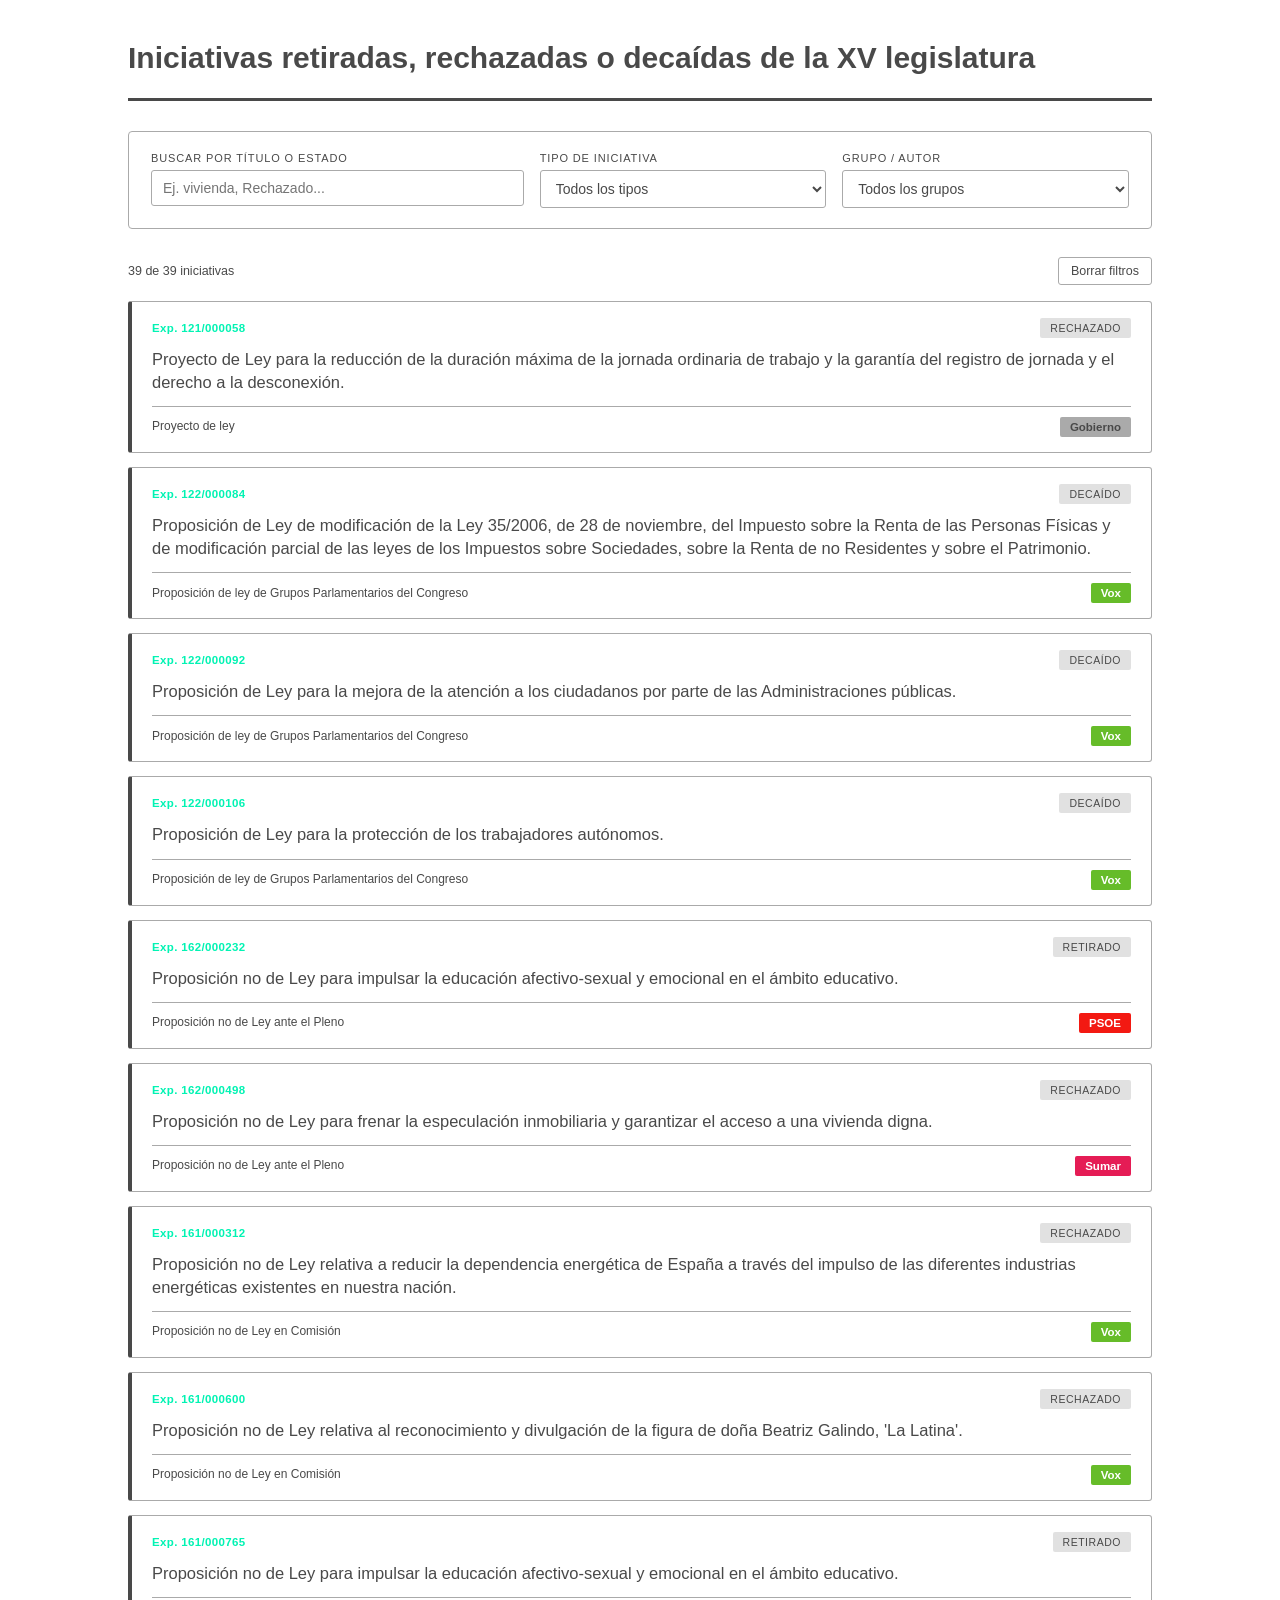
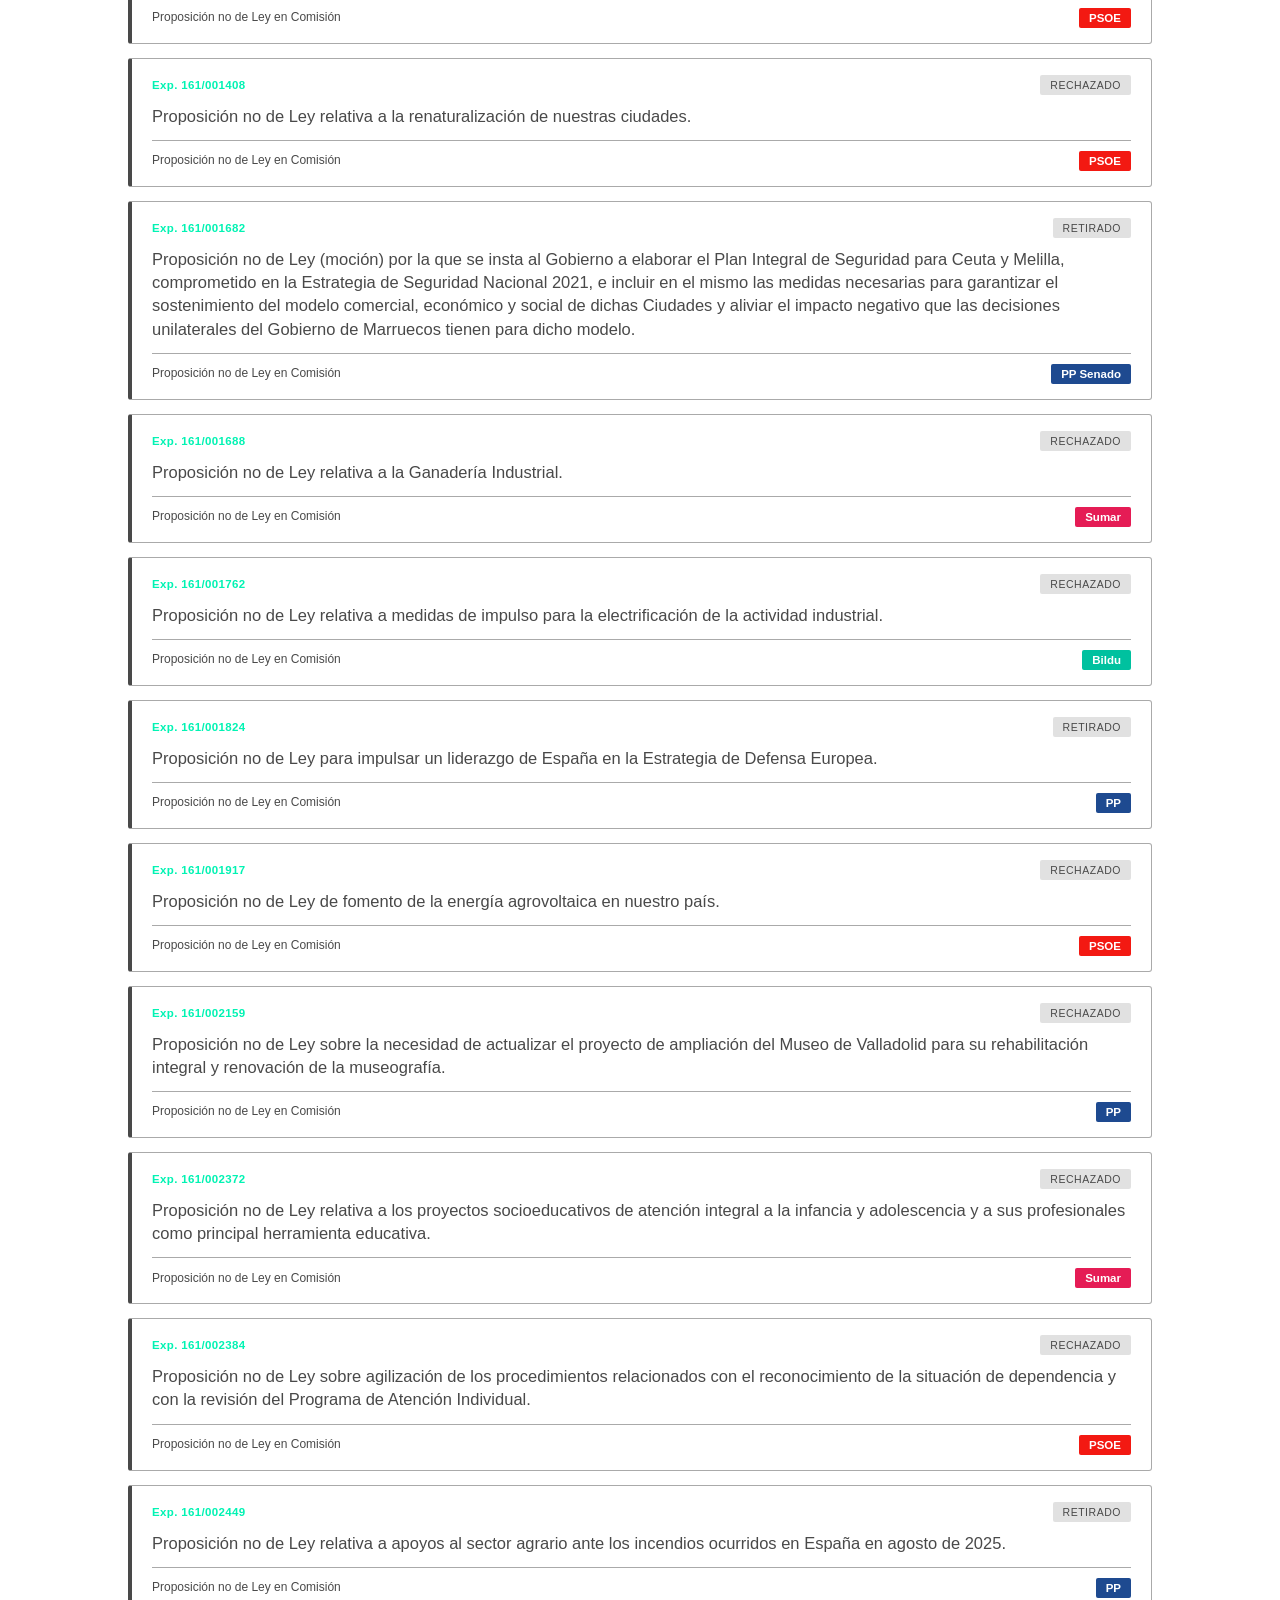
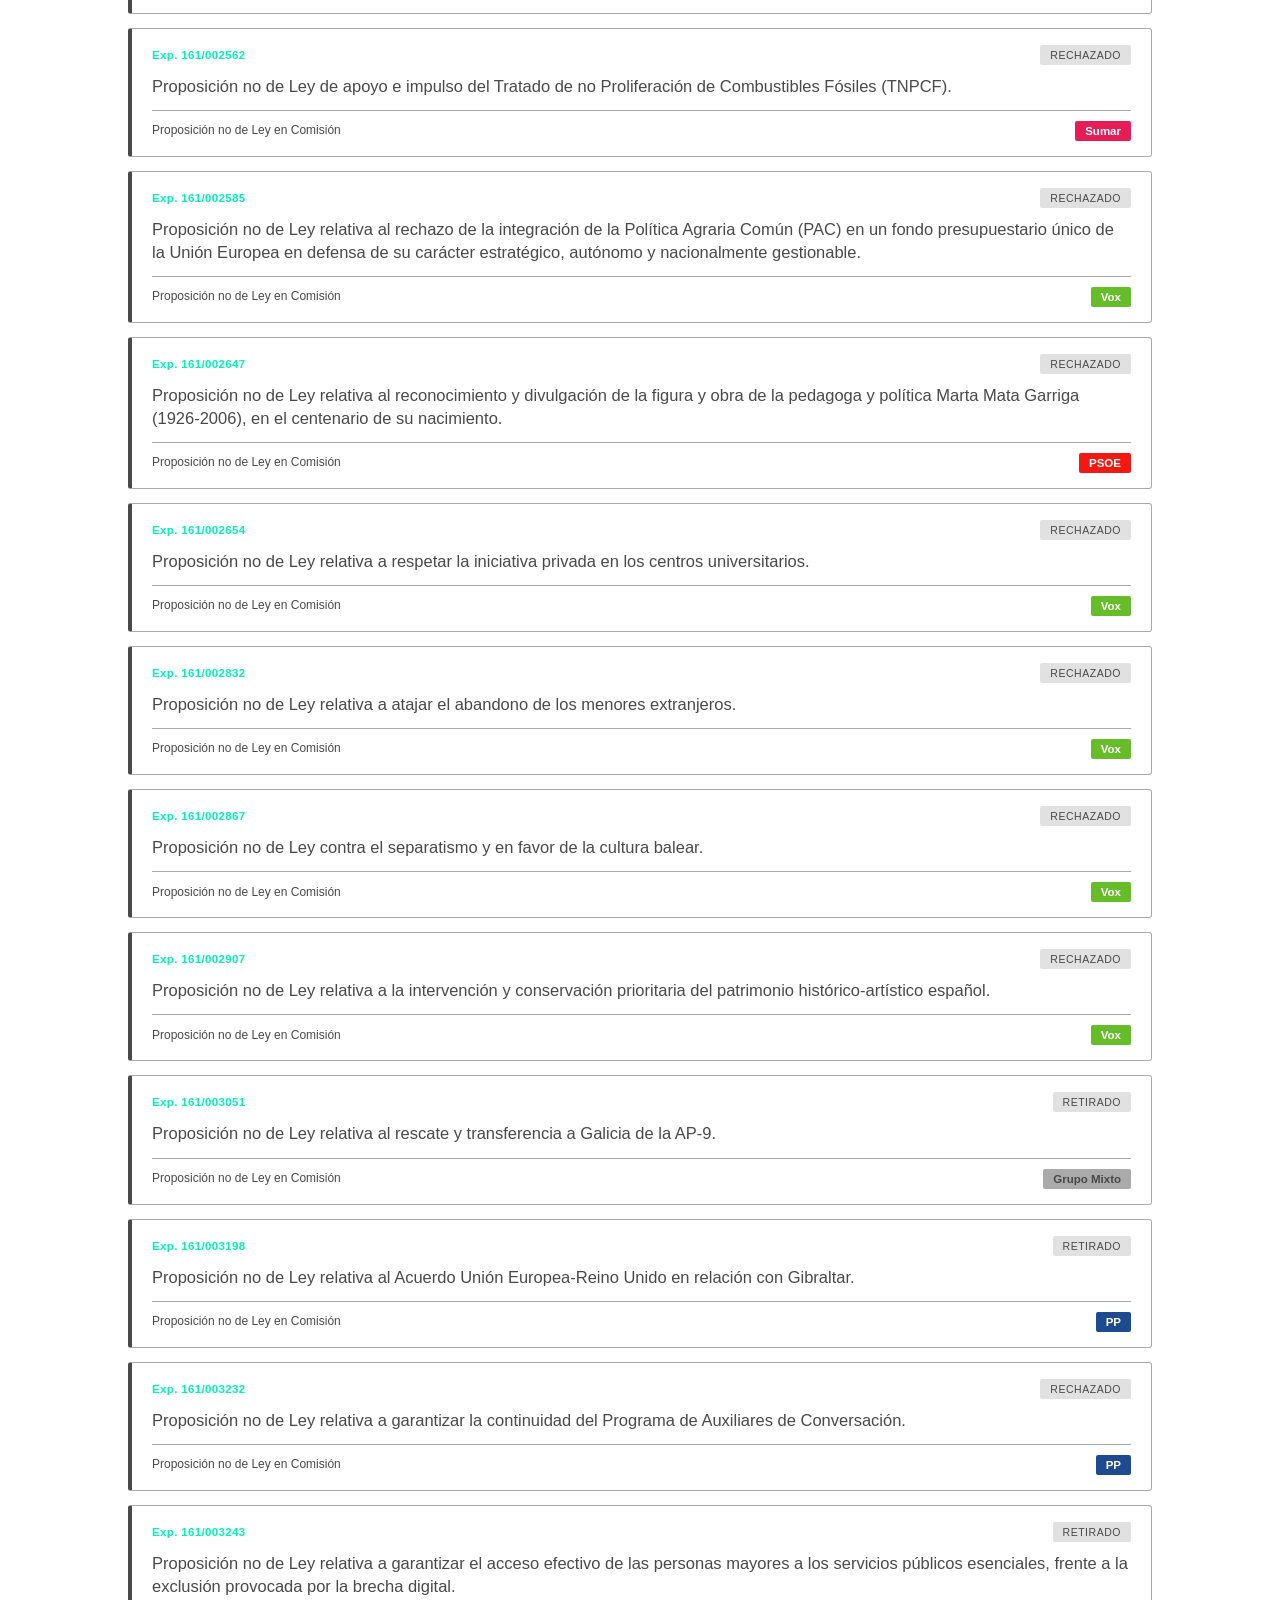
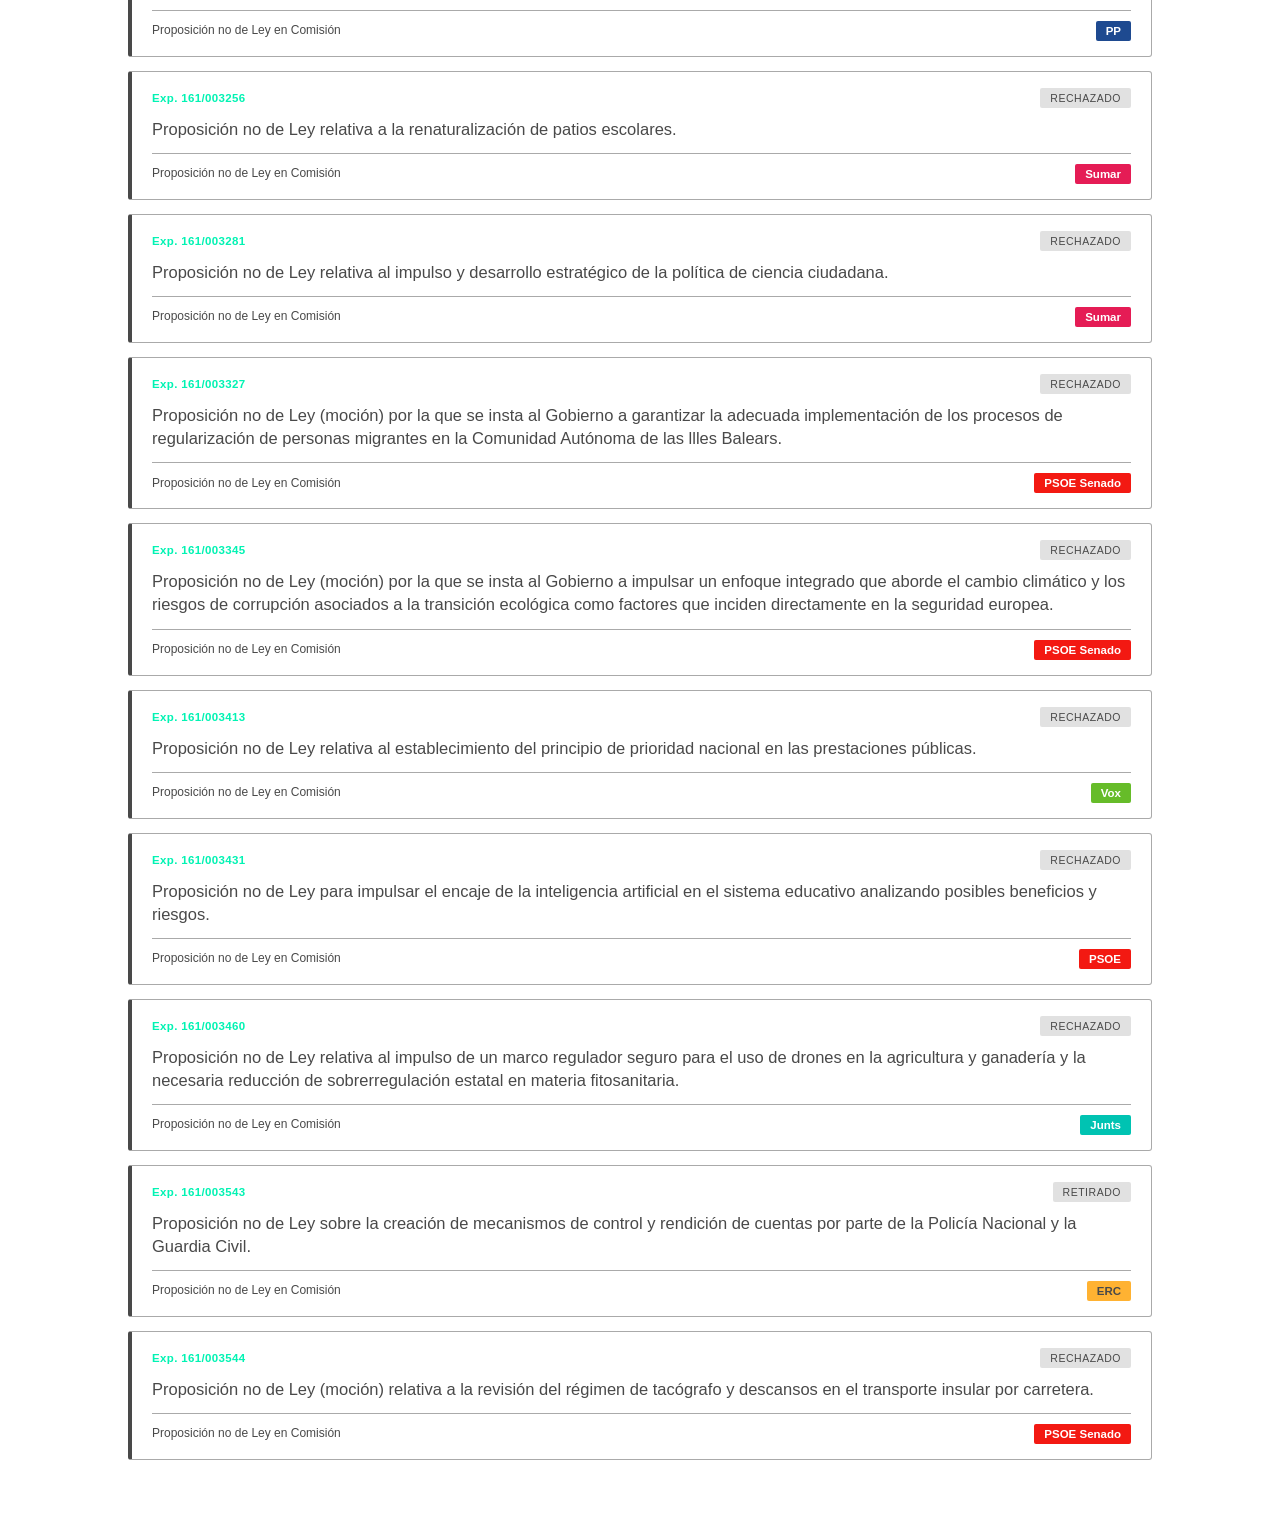
<file: visualizaciones/iniciativas-xvlegislatura-retiradas-decaidas-rechazadas.html>
<!DOCTYPE html>
<html lang="es">
<head>
<meta charset="UTF-8">
<meta name="viewport" content="width=device-width, initial-scale=1.0">
<title>Registro de Iniciativas Parlamentarias</title>
<style>
  :root {
    --paper: #FFFFFF;
    --paper-dark: rgba(170,170,170,0.15);
    --ink: #494949;
    --ink-soft: #494949;
    --accent: #01F3B3;
    --line: #AAAAAA;
    --card-bg: #FFFFFF;
    --status-rechazado: #494949;
    --status-rechazado-bg: rgba(170,170,170,0.35);
    --status-decaido: #494949;
    --status-decaido-bg: rgba(170,170,170,0.35);
    --status-retirado: #494949;
    --status-retirado-bg: rgba(170,170,170,0.35);
  }

  * { box-sizing: border-box; }

  body {
    margin: 0;
    background: var(--paper);
    color: var(--ink);
    font-family: 'Helvetica Neue', Helvetica, Arial, sans-serif;
    -webkit-font-smoothing: antialiased;
  }

  .wrap {
    max-width: 1080px;
    margin: 0 auto;
    padding: 40px 28px 80px;
  }

  header {
    border-bottom: 3px solid var(--ink);
    padding-bottom: 22px;
    margin-bottom: 30px;
  }

  h1 {
    font-family: 'Helvetica Neue', Helvetica, Arial, sans-serif;
    font-size: 30px;
    font-weight: 700;
    margin: 0;
    line-height: 1.2;
    color: var(--ink);
  }

  .filters {
    background: var(--card-bg);
    border: 1px solid var(--line);
    border-radius: 4px;
    padding: 20px 22px;
    margin-bottom: 28px;
    display: grid;
    grid-template-columns: 1.3fr 1fr 1fr;
    gap: 16px;
  }

  @media (max-width: 720px) {
    .filters { grid-template-columns: 1fr; }
  }

  .field label {
    display: block;
    font-family: 'Helvetica Neue', Helvetica, Arial, sans-serif;
    font-size: 11px;
    letter-spacing: 0.08em;
    text-transform: uppercase;
    color: var(--ink-soft);
    margin-bottom: 6px;
  }

  .field input, .field select {
    width: 100%;
    padding: 9px 11px;
    border: 1px solid var(--line);
    background: #fff;
    border-radius: 3px;
    font-family: 'Helvetica Neue', Helvetica, Arial, sans-serif;
    font-size: 14px;
    color: var(--ink);
  }

  .field input:focus, .field select:focus {
    outline: none;
    border-color: var(--accent);
    box-shadow: 0 0 0 3px rgba(122,31,43,0.12);
  }

  .results-bar {
    display: flex;
    justify-content: space-between;
    align-items: center;
    margin-bottom: 16px;
    font-family: 'Helvetica Neue', Helvetica, Arial, sans-serif;
    font-size: 12.5px;
    color: var(--ink-soft);
  }

  .reset-btn {
    background: none;
    border: 1px solid var(--line);
    padding: 6px 12px;
    border-radius: 3px;
    font-family: 'Helvetica Neue', Helvetica, Arial, sans-serif;
    font-size: 12.5px;
    color: var(--ink);
    cursor: pointer;
  }
  .reset-btn:hover { background: var(--paper-dark); }

  .grid {
    display: grid;
    grid-template-columns: 1fr;
    gap: 14px;
  }

  .card {
    background: var(--card-bg);
    border: 1px solid var(--line);
    border-left: 4px solid var(--ink);
    border-radius: 3px;
    padding: 16px 20px 15px;
    display: flex;
    flex-direction: column;
    gap: 10px;
  }

  .card-top {
    display: flex;
    justify-content: space-between;
    align-items: baseline;
    gap: 10px;
  }

  .card.status-Rechazado { border-left-color: var(--status-rechazado); }
  .card.status-Decaido { border-left-color: var(--status-decaido); }
  .card.status-Retirado { border-left-color: var(--status-retirado); }

  .expediente {
    font-family: 'Helvetica Neue', Helvetica, Arial, sans-serif;
    font-size: 11.5px;
    color: var(--accent);
    letter-spacing: 0.03em;
    white-space: nowrap;
    font-weight: 600;
  }

  .status-badge {
    font-family: 'Helvetica Neue', Helvetica, Arial, sans-serif;
    font-size: 10.5px;
    letter-spacing: 0.05em;
    text-transform: uppercase;
    padding: 4px 10px;
    border-radius: 2px;
    font-weight: 500;
    white-space: nowrap;
    background: var(--status-rechazado-bg);
    color: var(--status-rechazado);
  }

  .card-title a {
    font-family: 'Helvetica Neue', Helvetica, Arial, sans-serif;
    font-size: 16.5px;
    line-height: 1.4;
    color: var(--ink);
    text-decoration: none;
    font-weight: 500;
  }

  .card-title a:hover {
    color: var(--accent);
    text-decoration: underline;
  }

  .type-label {
    font-size: 12px;
    color: var(--ink-soft);
    line-height: 1.3;
  }

  .card-bottom {
    display: flex;
    justify-content: space-between;
    align-items: center;
    gap: 10px;
    margin-top: 2px;
    padding-top: 10px;
    border-top: 1px solid var(--line);
  }

  .author-tag {
    font-family: 'Helvetica Neue', Helvetica, Arial, sans-serif;
    font-size: 11.5px;
    font-weight: 600;
    padding: 4px 10px;
    border-radius: 2px;
    white-space: nowrap;
  }

  .empty-state {
    text-align: center;
    padding: 60px 20px;
    color: var(--ink-soft);
    font-family: 'Helvetica Neue', Helvetica, Arial, sans-serif;
    font-size: 16px;
  }
</style>
</head>
<body>
<div class="wrap">
  <header>
    <h1>Iniciativas retiradas, rechazadas o decaídas de la XV legislatura</h1>
  </header>

  <div class="filters">
    <div class="field">
      <label for="searchInput">Buscar por título o estado</label>
      <input type="text" id="searchInput" placeholder="Ej. vivienda, Rechazado...">
    </div>
    <div class="field">
      <label for="typeSelect">Tipo de iniciativa</label>
      <select id="typeSelect"><option value="">Todos los tipos</option></select>
    </div>
    <div class="field">
      <label for="partySelect">Grupo / autor</label>
      <select id="partySelect"><option value="">Todos los grupos</option></select>
    </div>
  </div>

  <div class="results-bar">
    <span id="resultsCount"></span>
    <button class="reset-btn" id="resetBtn">Borrar filtros</button>
  </div>

  <div class="grid" id="grid"></div>
</div>

<script>
const DATA = [{"title": "Proyecto de Ley para la reducción de la duración máxima de la jornada ordinaria de trabajo y la garantía del registro de jornada y el derecho a la desconexión.", "type": "Proyecto de ley", "url": "https://www.congreso.es/es/busqueda-de-iniciativas?p_p_id=iniciativas&p_p_lifecycle=0&p_p_state=normal&p_p_mode=view&_iniciativas_mode=mostrarDetalle&_iniciativas_legislatura=XV&_iniciativas_id=121%2F000058", "status": "Rechazado", "author": "Gobierno", "expediente": "121/000058"}, {"title": "Proposición de Ley de modificación de la Ley 35/2006, de 28 de noviembre, del Impuesto sobre la Renta de las Personas Físicas y de modificación parcial de las leyes de los Impuestos sobre Sociedades, sobre la Renta de no Residentes y sobre el Patrimonio.", "type": "Proposición de ley de Grupos Parlamentarios del Congreso", "url": "https://www.congreso.es/es/busqueda-de-iniciativas?p_p_id=iniciativas&p_p_lifecycle=0&p_p_state=normal&p_p_mode=view&_iniciativas_mode=mostrarDetalle&_iniciativas_legislatura=XV&_iniciativas_id=122%2F000084", "status": "Decaído", "author": "Vox", "expediente": "122/000084"}, {"title": "Proposición de Ley para la mejora de la atención a los ciudadanos por parte de las Administraciones públicas.", "type": "Proposición de ley de Grupos Parlamentarios del Congreso", "url": "https://www.congreso.es/es/busqueda-de-iniciativas?p_p_id=iniciativas&p_p_lifecycle=0&p_p_state=normal&p_p_mode=view&_iniciativas_mode=mostrarDetalle&_iniciativas_legislatura=XV&_iniciativas_id=122%2F000092", "status": "Decaído", "author": "Vox", "expediente": "122/000092"}, {"title": "Proposición de Ley para la protección de los trabajadores autónomos.", "type": "Proposición de ley de Grupos Parlamentarios del Congreso", "url": "https://www.congreso.es/es/busqueda-de-iniciativas?p_p_id=iniciativas&p_p_lifecycle=0&p_p_state=normal&p_p_mode=view&_iniciativas_mode=mostrarDetalle&_iniciativas_legislatura=XV&_iniciativas_id=122%2F000106", "status": "Decaído", "author": "Vox", "expediente": "122/000106"}, {"title": "Proposición no de Ley para impulsar la educación afectivo-sexual y emocional en el ámbito educativo.", "type": "Proposición no de Ley ante el Pleno", "url": "https://www.congreso.es/es/busqueda-de-iniciativas?p_p_id=iniciativas&p_p_lifecycle=0&p_p_state=normal&p_p_mode=view&_iniciativas_mode=mostrarDetalle&_iniciativas_legislatura=XV&_iniciativas_id=162%2F000232", "status": "Retirado", "author": "PSOE", "expediente": "162/000232"}, {"title": "Proposición no de Ley para frenar la especulación inmobiliaria y garantizar el acceso a una vivienda digna.", "type": "Proposición no de Ley ante el Pleno", "url": "https://www.congreso.es/es/busqueda-de-iniciativas?p_p_id=iniciativas&p_p_lifecycle=0&p_p_state=normal&p_p_mode=view&_iniciativas_mode=mostrarDetalle&_iniciativas_legislatura=XV&_iniciativas_id=162%2F000498", "status": "Rechazado", "author": "Sumar", "expediente": "162/000498"}, {"title": "Proposición no de Ley relativa a reducir la dependencia energética de España a través del impulso de las diferentes industrias energéticas existentes en nuestra nación.", "type": "Proposición no de Ley en Comisión", "url": "https://www.congreso.es/es/busqueda-de-iniciativas?p_p_id=iniciativas&p_p_lifecycle=0&p_p_state=normal&p_p_mode=view&_iniciativas_mode=mostrarDetalle&_iniciativas_legislatura=XV&_iniciativas_id=161%2F000312", "status": "Rechazado", "author": "Vox", "expediente": "161/000312"}, {"title": "Proposición no de Ley relativa al reconocimiento y divulgación de la figura de doña Beatriz Galindo, 'La Latina'.", "type": "Proposición no de Ley en Comisión", "url": "https://www.congreso.es/es/busqueda-de-iniciativas?p_p_id=iniciativas&p_p_lifecycle=0&p_p_state=normal&p_p_mode=view&_iniciativas_mode=mostrarDetalle&_iniciativas_legislatura=XV&_iniciativas_id=161%2F000600", "status": "Rechazado", "author": "Vox", "expediente": "161/000600"}, {"title": "Proposición no de Ley para impulsar la educación afectivo-sexual y emocional en el ámbito educativo.", "type": "Proposición no de Ley en Comisión", "url": "https://www.congreso.es/es/busqueda-de-iniciativas?p_p_id=iniciativas&p_p_lifecycle=0&p_p_state=normal&p_p_mode=view&_iniciativas_mode=mostrarDetalle&_iniciativas_legislatura=XV&_iniciativas_id=161%2F000765", "status": "Retirado", "author": "PSOE", "expediente": "161/000765"}, {"title": "Proposición no de Ley relativa a la renaturalización de nuestras ciudades.", "type": "Proposición no de Ley en Comisión", "url": "https://www.congreso.es/es/busqueda-de-iniciativas?p_p_id=iniciativas&p_p_lifecycle=0&p_p_state=normal&p_p_mode=view&_iniciativas_mode=mostrarDetalle&_iniciativas_legislatura=XV&_iniciativas_id=161%2F001408", "status": "Rechazado", "author": "PSOE", "expediente": "161/001408"}, {"title": "Proposición no de Ley (moción) por la que se insta al Gobierno a elaborar el Plan Integral de Seguridad para Ceuta y Melilla, comprometido en la Estrategia de Seguridad Nacional 2021, e incluir en el mismo las medidas necesarias para garantizar el sostenimiento del modelo comercial, económico y social de dichas Ciudades y aliviar el impacto negativo que las decisiones unilaterales del Gobierno de Marruecos tienen para dicho modelo.", "type": "Proposición no de Ley en Comisión", "url": "https://www.congreso.es/es/busqueda-de-iniciativas?p_p_id=iniciativas&p_p_lifecycle=0&p_p_state=normal&p_p_mode=view&_iniciativas_mode=mostrarDetalle&_iniciativas_legislatura=XV&_iniciativas_id=161%2F001682", "status": "Retirado", "author": "PP Senado", "expediente": "161/001682"}, {"title": "Proposición no de Ley relativa a la Ganadería Industrial.", "type": "Proposición no de Ley en Comisión", "url": "https://www.congreso.es/es/busqueda-de-iniciativas?p_p_id=iniciativas&p_p_lifecycle=0&p_p_state=normal&p_p_mode=view&_iniciativas_mode=mostrarDetalle&_iniciativas_legislatura=XV&_iniciativas_id=161%2F001688", "status": "Rechazado", "author": "Sumar", "expediente": "161/001688"}, {"title": "Proposición no de Ley relativa a medidas de impulso para la electrificación de la actividad industrial.", "type": "Proposición no de Ley en Comisión", "url": "https://www.congreso.es/es/busqueda-de-iniciativas?p_p_id=iniciativas&p_p_lifecycle=0&p_p_state=normal&p_p_mode=view&_iniciativas_mode=mostrarDetalle&_iniciativas_legislatura=XV&_iniciativas_id=161%2F001762", "status": "Rechazado", "author": "Bildu", "expediente": "161/001762"}, {"title": "Proposición no de Ley para impulsar un liderazgo de España en la Estrategia de Defensa Europea.", "type": "Proposición no de Ley en Comisión", "url": "https://www.congreso.es/es/busqueda-de-iniciativas?p_p_id=iniciativas&p_p_lifecycle=0&p_p_state=normal&p_p_mode=view&_iniciativas_mode=mostrarDetalle&_iniciativas_legislatura=XV&_iniciativas_id=161%2F001824", "status": "Retirado", "author": "PP", "expediente": "161/001824"}, {"title": "Proposición no de Ley de fomento de la energía agrovoltaica en nuestro país.", "type": "Proposición no de Ley en Comisión", "url": "https://www.congreso.es/es/busqueda-de-iniciativas?p_p_id=iniciativas&p_p_lifecycle=0&p_p_state=normal&p_p_mode=view&_iniciativas_mode=mostrarDetalle&_iniciativas_legislatura=XV&_iniciativas_id=161%2F001917", "status": "Rechazado", "author": "PSOE", "expediente": "161/001917"}, {"title": "Proposición no de Ley sobre la necesidad de actualizar el proyecto de ampliación del Museo de Valladolid para su rehabilitación integral y renovación de la museografía.", "type": "Proposición no de Ley en Comisión", "url": "https://www.congreso.es/es/busqueda-de-iniciativas?p_p_id=iniciativas&p_p_lifecycle=0&p_p_state=normal&p_p_mode=view&_iniciativas_mode=mostrarDetalle&_iniciativas_legislatura=XV&_iniciativas_id=161%2F002159", "status": "Rechazado", "author": "PP", "expediente": "161/002159"}, {"title": "Proposición no de Ley relativa a los proyectos socioeducativos de atención integral a la infancia y adolescencia y a sus profesionales como principal herramienta educativa.", "type": "Proposición no de Ley en Comisión", "url": "https://www.congreso.es/es/busqueda-de-iniciativas?p_p_id=iniciativas&p_p_lifecycle=0&p_p_state=normal&p_p_mode=view&_iniciativas_mode=mostrarDetalle&_iniciativas_legislatura=XV&_iniciativas_id=161%2F002372", "status": "Rechazado", "author": "Sumar", "expediente": "161/002372"}, {"title": "Proposición no de Ley sobre agilización de los procedimientos relacionados con el reconocimiento de la situación de dependencia y con la revisión del Programa de Atención Individual.", "type": "Proposición no de Ley en Comisión", "url": "https://www.congreso.es/es/busqueda-de-iniciativas?p_p_id=iniciativas&p_p_lifecycle=0&p_p_state=normal&p_p_mode=view&_iniciativas_mode=mostrarDetalle&_iniciativas_legislatura=XV&_iniciativas_id=161%2F002384", "status": "Rechazado", "author": "PSOE", "expediente": "161/002384"}, {"title": "Proposición no de Ley relativa a apoyos al sector agrario ante los incendios ocurridos en España en agosto de 2025.", "type": "Proposición no de Ley en Comisión", "url": "https://www.congreso.es/es/busqueda-de-iniciativas?p_p_id=iniciativas&p_p_lifecycle=0&p_p_state=normal&p_p_mode=view&_iniciativas_mode=mostrarDetalle&_iniciativas_legislatura=XV&_iniciativas_id=161%2F002449", "status": "Retirado", "author": "PP", "expediente": "161/002449"}, {"title": "Proposición no de Ley de apoyo e impulso del Tratado de no Proliferación de Combustibles Fósiles (TNPCF).", "type": "Proposición no de Ley en Comisión", "url": "https://www.congreso.es/es/busqueda-de-iniciativas?p_p_id=iniciativas&p_p_lifecycle=0&p_p_state=normal&p_p_mode=view&_iniciativas_mode=mostrarDetalle&_iniciativas_legislatura=XV&_iniciativas_id=161%2F002562", "status": "Rechazado", "author": "Sumar", "expediente": "161/002562"}, {"title": "Proposición no de Ley relativa al rechazo de la integración de la Política Agraria Común (PAC) en un fondo presupuestario único de la Unión Europea en defensa de su carácter estratégico, autónomo y nacionalmente gestionable.", "type": "Proposición no de Ley en Comisión", "url": "https://www.congreso.es/es/busqueda-de-iniciativas?p_p_id=iniciativas&p_p_lifecycle=0&p_p_state=normal&p_p_mode=view&_iniciativas_mode=mostrarDetalle&_iniciativas_legislatura=XV&_iniciativas_id=161%2F002585", "status": "Rechazado", "author": "Vox", "expediente": "161/002585"}, {"title": "Proposición no de Ley relativa al reconocimiento y divulgación de la figura y obra de la pedagoga y política Marta Mata Garriga (1926-2006), en el centenario de su nacimiento.", "type": "Proposición no de Ley en Comisión", "url": "https://www.congreso.es/es/busqueda-de-iniciativas?p_p_id=iniciativas&p_p_lifecycle=0&p_p_state=normal&p_p_mode=view&_iniciativas_mode=mostrarDetalle&_iniciativas_legislatura=XV&_iniciativas_id=161%2F002647", "status": "Rechazado", "author": "PSOE", "expediente": "161/002647"}, {"title": "Proposición no de Ley relativa a respetar la iniciativa privada en los centros universitarios.", "type": "Proposición no de Ley en Comisión", "url": "https://www.congreso.es/es/busqueda-de-iniciativas?p_p_id=iniciativas&p_p_lifecycle=0&p_p_state=normal&p_p_mode=view&_iniciativas_mode=mostrarDetalle&_iniciativas_legislatura=XV&_iniciativas_id=161%2F002654", "status": "Rechazado", "author": "Vox", "expediente": "161/002654"}, {"title": "Proposición no de Ley relativa a atajar el abandono de los menores extranjeros.", "type": "Proposición no de Ley en Comisión", "url": "https://www.congreso.es/es/busqueda-de-iniciativas?p_p_id=iniciativas&p_p_lifecycle=0&p_p_state=normal&p_p_mode=view&_iniciativas_mode=mostrarDetalle&_iniciativas_legislatura=XV&_iniciativas_id=161%2F002832", "status": "Rechazado", "author": "Vox", "expediente": "161/002832"}, {"title": "Proposición no de Ley contra el separatismo y en favor de la cultura balear.", "type": "Proposición no de Ley en Comisión", "url": "https://www.congreso.es/es/busqueda-de-iniciativas?p_p_id=iniciativas&p_p_lifecycle=0&p_p_state=normal&p_p_mode=view&_iniciativas_mode=mostrarDetalle&_iniciativas_legislatura=XV&_iniciativas_id=161%2F002867", "status": "Rechazado", "author": "Vox", "expediente": "161/002867"}, {"title": "Proposición no de Ley relativa a la intervención y conservación prioritaria del patrimonio histórico-artístico español.", "type": "Proposición no de Ley en Comisión", "url": "https://www.congreso.es/es/busqueda-de-iniciativas?p_p_id=iniciativas&p_p_lifecycle=0&p_p_state=normal&p_p_mode=view&_iniciativas_mode=mostrarDetalle&_iniciativas_legislatura=XV&_iniciativas_id=161%2F002907", "status": "Rechazado", "author": "Vox", "expediente": "161/002907"}, {"title": "Proposición no de Ley relativa al rescate y transferencia a Galicia de la AP-9.", "type": "Proposición no de Ley en Comisión", "url": "https://www.congreso.es/es/busqueda-de-iniciativas?p_p_id=iniciativas&p_p_lifecycle=0&p_p_state=normal&p_p_mode=view&_iniciativas_mode=mostrarDetalle&_iniciativas_legislatura=XV&_iniciativas_id=161%2F003051", "status": "Retirado", "author": "Grupo Mixto", "expediente": "161/003051"}, {"title": "Proposición no de Ley relativa al Acuerdo Unión Europea-Reino Unido en relación con Gibraltar.", "type": "Proposición no de Ley en Comisión", "url": "https://www.congreso.es/es/busqueda-de-iniciativas?p_p_id=iniciativas&p_p_lifecycle=0&p_p_state=normal&p_p_mode=view&_iniciativas_mode=mostrarDetalle&_iniciativas_legislatura=XV&_iniciativas_id=161%2F003198", "status": "Retirado", "author": "PP", "expediente": "161/003198"}, {"title": "Proposición no de Ley relativa a garantizar la continuidad del Programa de Auxiliares de Conversación.", "type": "Proposición no de Ley en Comisión", "url": "https://www.congreso.es/es/busqueda-de-iniciativas?p_p_id=iniciativas&p_p_lifecycle=0&p_p_state=normal&p_p_mode=view&_iniciativas_mode=mostrarDetalle&_iniciativas_legislatura=XV&_iniciativas_id=161%2F003232", "status": "Rechazado", "author": "PP", "expediente": "161/003232"}, {"title": "Proposición no de Ley relativa a garantizar el acceso efectivo de las personas mayores a los servicios públicos esenciales, frente a la exclusión provocada por la brecha digital.", "type": "Proposición no de Ley en Comisión", "url": "https://www.congreso.es/es/busqueda-de-iniciativas?p_p_id=iniciativas&p_p_lifecycle=0&p_p_state=normal&p_p_mode=view&_iniciativas_mode=mostrarDetalle&_iniciativas_legislatura=XV&_iniciativas_id=161%2F003243", "status": "Retirado", "author": "PP", "expediente": "161/003243"}, {"title": "Proposición no de Ley relativa a la renaturalización de patios escolares.", "type": "Proposición no de Ley en Comisión", "url": "https://www.congreso.es/es/busqueda-de-iniciativas?p_p_id=iniciativas&p_p_lifecycle=0&p_p_state=normal&p_p_mode=view&_iniciativas_mode=mostrarDetalle&_iniciativas_legislatura=XV&_iniciativas_id=161%2F003256", "status": "Rechazado", "author": "Sumar", "expediente": "161/003256"}, {"title": "Proposición no de Ley relativa al impulso y desarrollo estratégico de la política de ciencia ciudadana.", "type": "Proposición no de Ley en Comisión", "url": "https://www.congreso.es/es/busqueda-de-iniciativas?p_p_id=iniciativas&p_p_lifecycle=0&p_p_state=normal&p_p_mode=view&_iniciativas_mode=mostrarDetalle&_iniciativas_legislatura=XV&_iniciativas_id=161%2F003281", "status": "Rechazado", "author": "Sumar", "expediente": "161/003281"}, {"title": "Proposición no de Ley (moción) por la que se insta al Gobierno a garantizar la adecuada implementación de los procesos de regularización de personas migrantes en la Comunidad Autónoma de las llles Balears.", "type": "Proposición no de Ley en Comisión", "url": "https://www.congreso.es/es/busqueda-de-iniciativas?p_p_id=iniciativas&p_p_lifecycle=0&p_p_state=normal&p_p_mode=view&_iniciativas_mode=mostrarDetalle&_iniciativas_legislatura=XV&_iniciativas_id=161%2F003327", "status": "Rechazado", "author": "PSOE Senado", "expediente": "161/003327"}, {"title": "Proposición no de Ley (moción) por la que se insta al Gobierno a impulsar un enfoque integrado que aborde el cambio climático y los riesgos de corrupción asociados a la transición ecológica como factores que inciden directamente en la seguridad europea.", "type": "Proposición no de Ley en Comisión", "url": "https://www.congreso.es/es/busqueda-de-iniciativas?p_p_id=iniciativas&p_p_lifecycle=0&p_p_state=normal&p_p_mode=view&_iniciativas_mode=mostrarDetalle&_iniciativas_legislatura=XV&_iniciativas_id=161%2F003345", "status": "Rechazado", "author": "PSOE Senado", "expediente": "161/003345"}, {"title": "Proposición no de Ley relativa al establecimiento del principio de prioridad nacional en las prestaciones públicas.", "type": "Proposición no de Ley en Comisión", "url": "https://www.congreso.es/es/busqueda-de-iniciativas?p_p_id=iniciativas&p_p_lifecycle=0&p_p_state=normal&p_p_mode=view&_iniciativas_mode=mostrarDetalle&_iniciativas_legislatura=XV&_iniciativas_id=161%2F003413", "status": "Rechazado", "author": "Vox", "expediente": "161/003413"}, {"title": "Proposición no de Ley para impulsar el encaje de la inteligencia artificial en el sistema educativo analizando posibles beneficios y riesgos.", "type": "Proposición no de Ley en Comisión", "url": "https://www.congreso.es/es/busqueda-de-iniciativas?p_p_id=iniciativas&p_p_lifecycle=0&p_p_state=normal&p_p_mode=view&_iniciativas_mode=mostrarDetalle&_iniciativas_legislatura=XV&_iniciativas_id=161%2F003431", "status": "Rechazado", "author": "PSOE", "expediente": "161/003431"}, {"title": "Proposición no de Ley relativa al impulso de un marco regulador seguro para el uso de drones en la agricultura y ganadería y la necesaria reducción de sobrerregulación estatal en materia fitosanitaria.", "type": "Proposición no de Ley en Comisión", "url": "https://www.congreso.es/es/busqueda-de-iniciativas?p_p_id=iniciativas&p_p_lifecycle=0&p_p_state=normal&p_p_mode=view&_iniciativas_mode=mostrarDetalle&_iniciativas_legislatura=XV&_iniciativas_id=161%2F003460", "status": "Rechazado", "author": "Junts", "expediente": "161/003460"}, {"title": "Proposición no de Ley sobre la creación de mecanismos de control y rendición de cuentas por parte de la Policía Nacional y la Guardia Civil.", "type": "Proposición no de Ley en Comisión", "url": "https://www.congreso.es/es/busqueda-de-iniciativas?p_p_id=iniciativas&p_p_lifecycle=0&p_p_state=normal&p_p_mode=view&_iniciativas_mode=mostrarDetalle&_iniciativas_legislatura=XV&_iniciativas_id=161%2F003543", "status": "Retirado", "author": "ERC", "expediente": "161/003543"}, {"title": "Proposición no de Ley (moción) relativa a la revisión del régimen de tacógrafo y descansos en el transporte insular por carretera.", "type": "Proposición no de Ley en Comisión", "url": "https://www.congreso.es/es/busqueda-de-iniciativas?p_p_id=iniciativas&p_p_lifecycle=0&p_p_state=normal&p_p_mode=view&_iniciativas_mode=mostrarDetalle&_iniciativas_legislatura=XV&_iniciativas_id=161%2F003544", "status": "Rechazado", "author": "PSOE Senado", "expediente": "161/003544"}];

const searchInput = document.getElementById('searchInput');
const typeSelect = document.getElementById('typeSelect');
const partySelect = document.getElementById('partySelect');
const grid = document.getElementById('grid');
const resultsCount = document.getElementById('resultsCount');
const resetBtn = document.getElementById('resetBtn');

function slugStatus(s) {
  return s.normalize('NFD').replace(/[\u0300-\u036f]/g, '');
}

function populateSelect(el, values, allLabel) {
  values.forEach(v => {
    const opt = document.createElement('option');
    opt.value = v;
    opt.textContent = v;
    el.appendChild(opt);
  });
}

const types = [...new Set(DATA.map(d => d.type))].sort();
const parties = [...new Set(DATA.map(d => d.author))].sort();
populateSelect(typeSelect, types);
populateSelect(partySelect, parties);

function escapeHtml(str) {
  const div = document.createElement('div');
  div.textContent = str;
  return div.innerHTML;
}

const PARTY_COLORS = [
  ['PSOE', '#f31912'],
  ['UPN', '#1e4a90'],
  ['PP', '#1e4a90'],
  ['VOX', '#66bc29'],
  ['SUMAR', '#e51c55'],
  ['ERC', '#FFB232'],
  ['BILDU', '#00c19f'],
  ['PNV', '#499e37'],
  ['JUNTS', '#00c3b2'],
  ['PODEMOS', '#9169f4'],
  ['BNG', '#6aade4'],
  ['MES COMPROMIS', '#e67727'],
  ['MÉS COMPROMÍS', '#e67727'],
  ['CCA', '#ffcb05'],
  ['CC', '#ffcb05']
];

function getPartyColor(author) {
  const upper = author.toUpperCase();
  for (const [key, color] of PARTY_COLORS) {
    if (upper.includes(key)) return color;
  }
  return '#AAAAAA';
}

function getContrastText(hex) {
  const c = hex.replace('#', '');
  const r = parseInt(c.substring(0,2), 16);
  const g = parseInt(c.substring(2,4), 16);
  const b = parseInt(c.substring(4,6), 16);
  const luminance = (0.299 * r + 0.587 * g + 0.114 * b) / 255;
  return luminance > 0.6 ? '#494949' : '#FFFFFF';
}

function render() {
  const q = searchInput.value.trim().toLowerCase();
  const type = typeSelect.value;
  const party = partySelect.value;

  const filtered = DATA.filter(d => {
    const matchesQuery = !q || d.title.toLowerCase().includes(q) || d.status.toLowerCase().includes(q);
    const matchesType = !type || d.type === type;
    const matchesParty = !party || d.author === party;
    return matchesQuery && matchesType && matchesParty;
  });

  resultsCount.textContent = filtered.length + ' de ' + DATA.length + ' iniciativas';

  if (filtered.length === 0) {
    grid.innerHTML = '<div class="empty-state">No se han encontrado iniciativas con estos criterios.</div>';
    return;
  }

  grid.innerHTML = filtered.map(d => {
    const statusClass = 'status-' + slugStatus(d.status);
    const partyColor = getPartyColor(d.author);
    const partyText = getContrastText(partyColor);
    return `
    <div class="card ${statusClass}">
      <div class="card-top">
        <span class="expediente">Exp. ${escapeHtml(d.expediente)}</span>
        <span class="status-badge">${escapeHtml(d.status)}</span>
      </div>
      <div class="card-title">
        <a href="${d.url}" target="_blank" rel="noopener noreferrer">${escapeHtml(d.title)}</a>
      </div>
      <div class="card-bottom">
        <span class="type-label">${escapeHtml(d.type)}</span>
        <span class="author-tag" style="background:${partyColor};color:${partyText}">${escapeHtml(d.author)}</span>
      </div>
    </div>`;
  }).join('');
}

searchInput.addEventListener('input', render);
typeSelect.addEventListener('change', render);
partySelect.addEventListener('change', render);
resetBtn.addEventListener('click', () => {
  searchInput.value = '';
  typeSelect.value = '';
  partySelect.value = '';
  render();
});

render();
</script>
</body>
</html>
</file>
